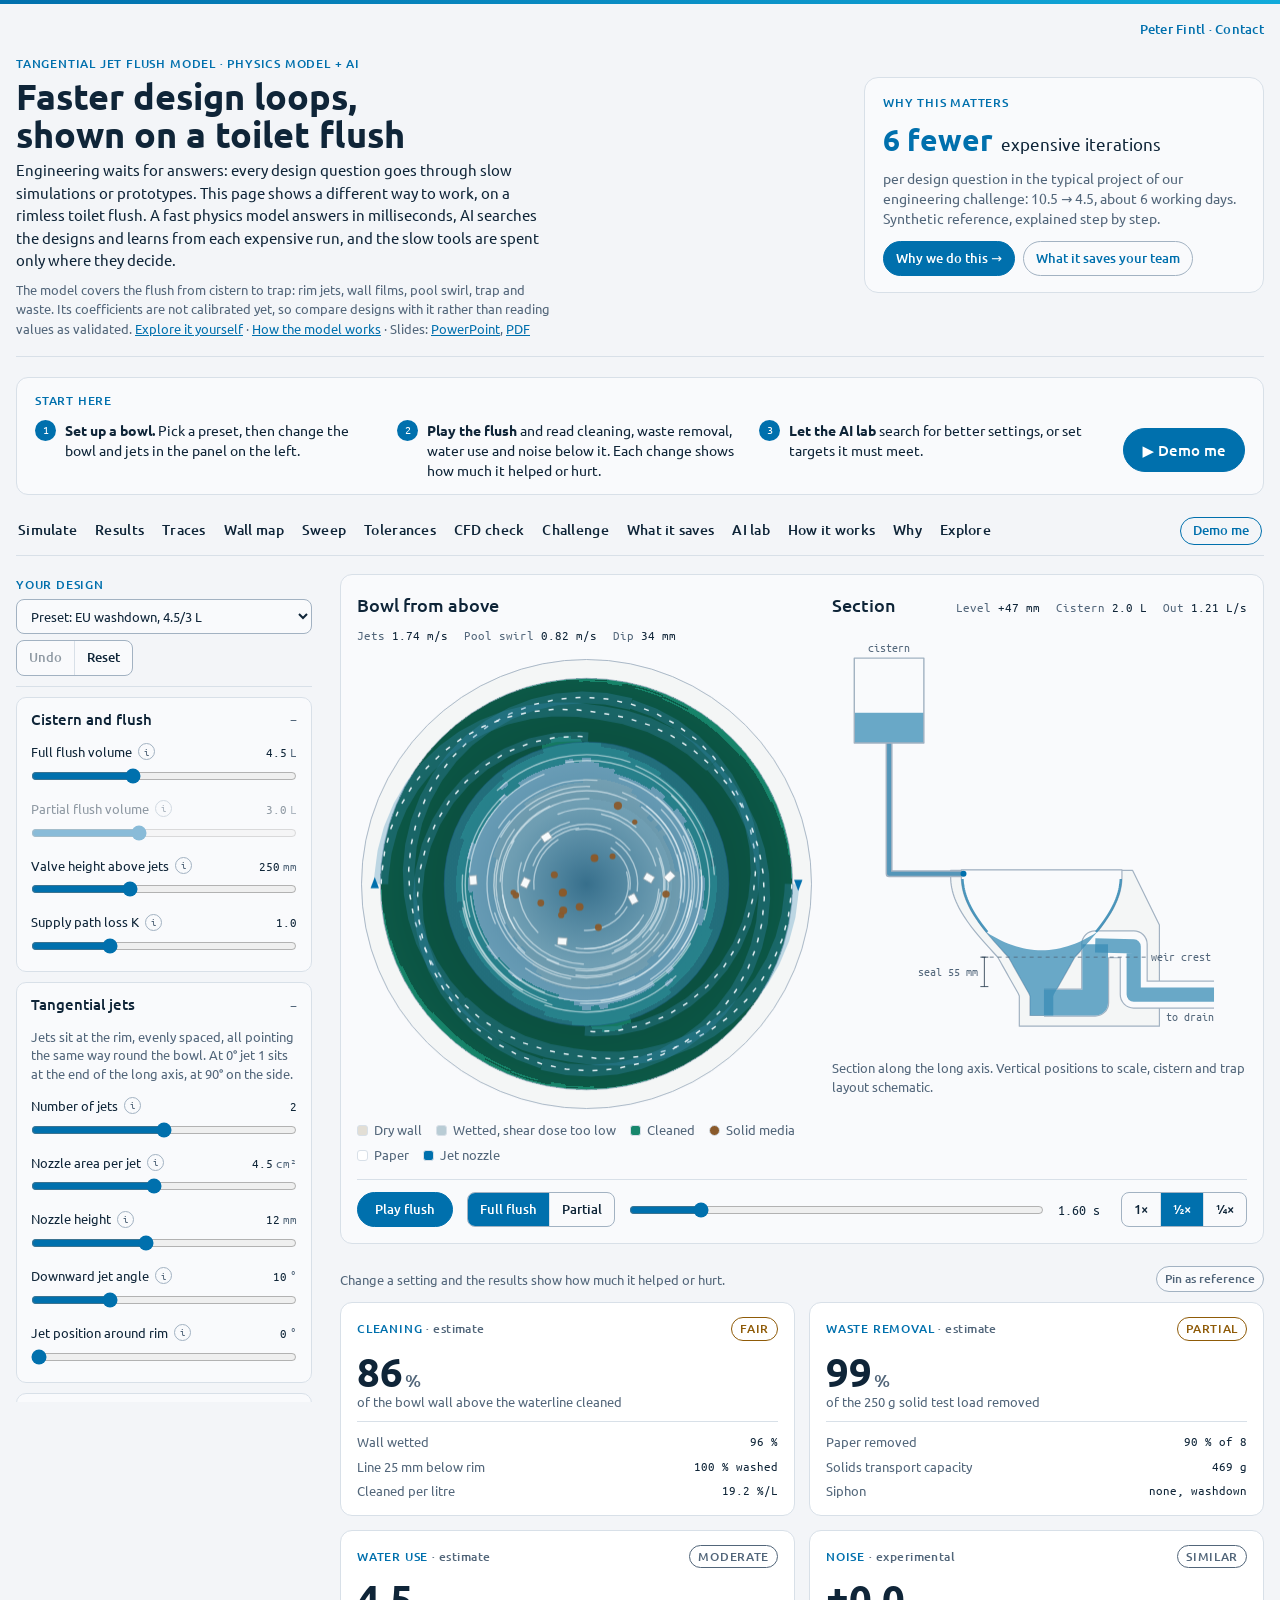
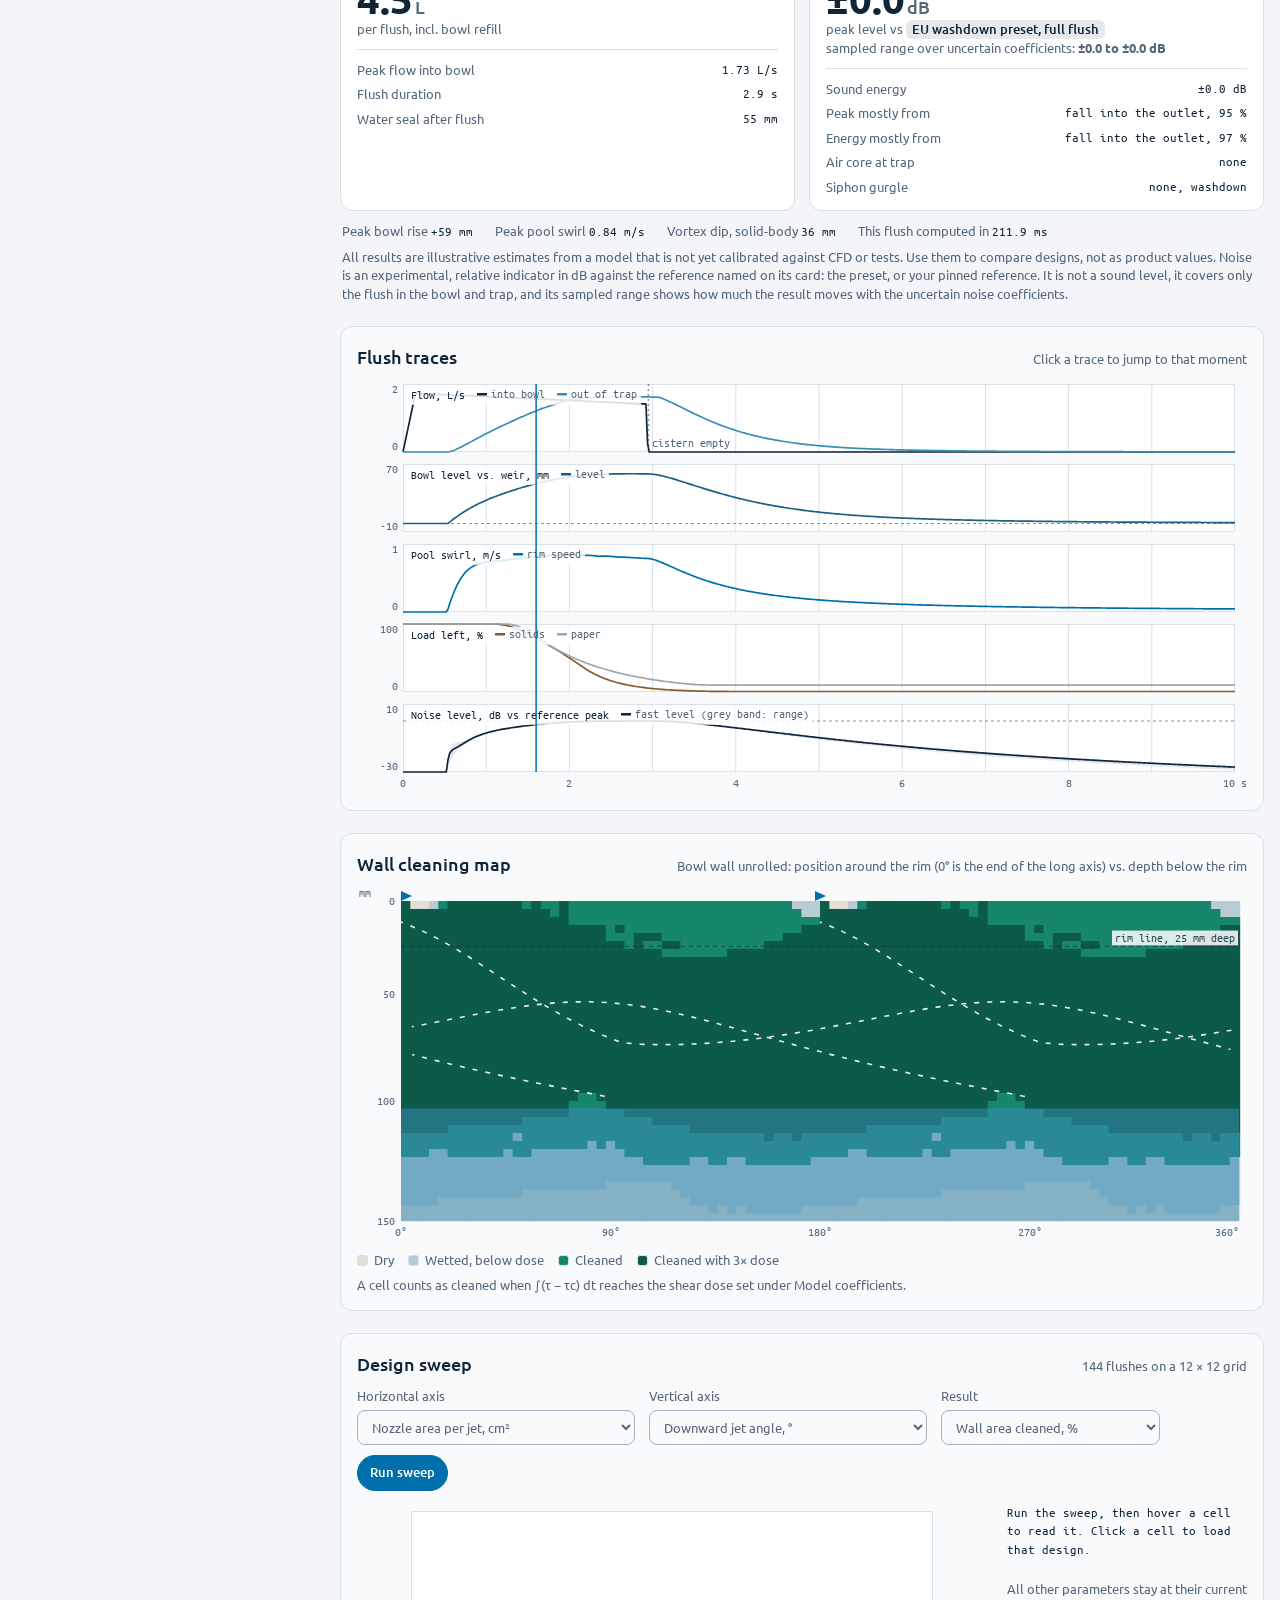
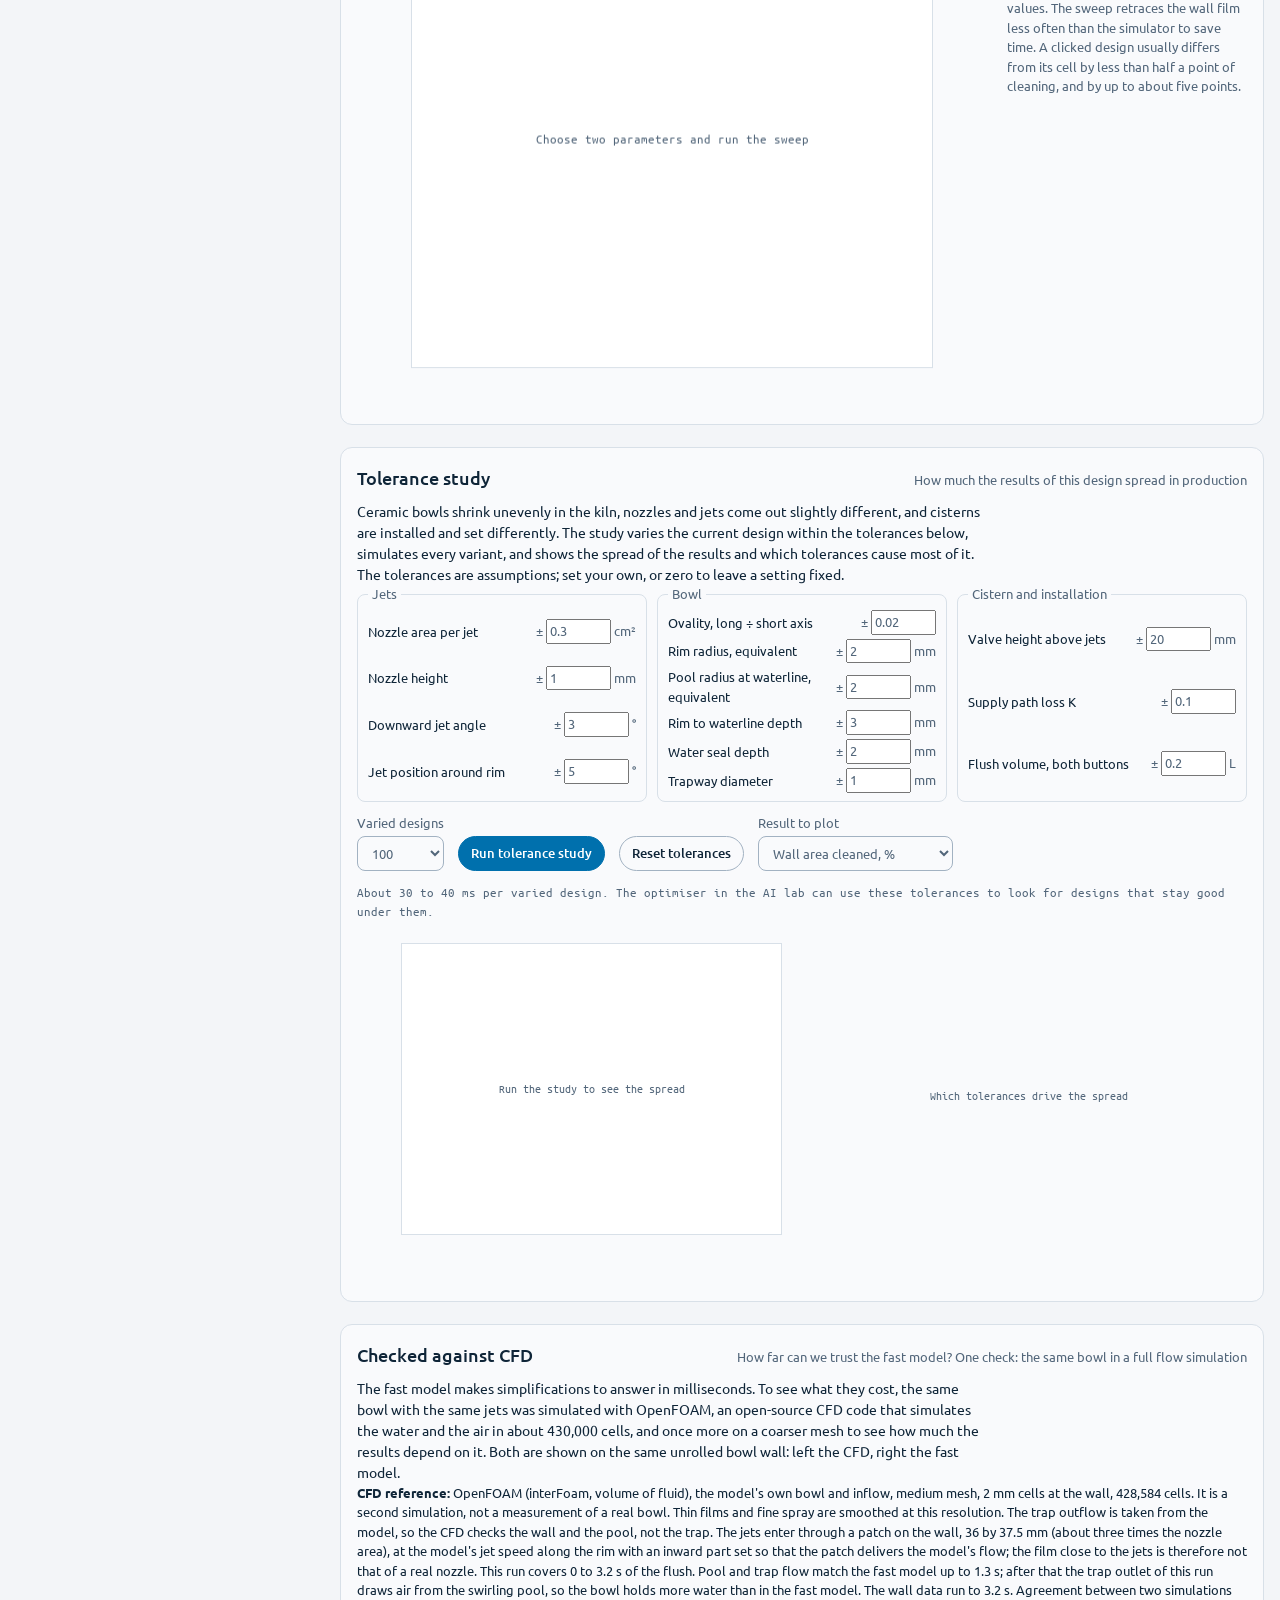
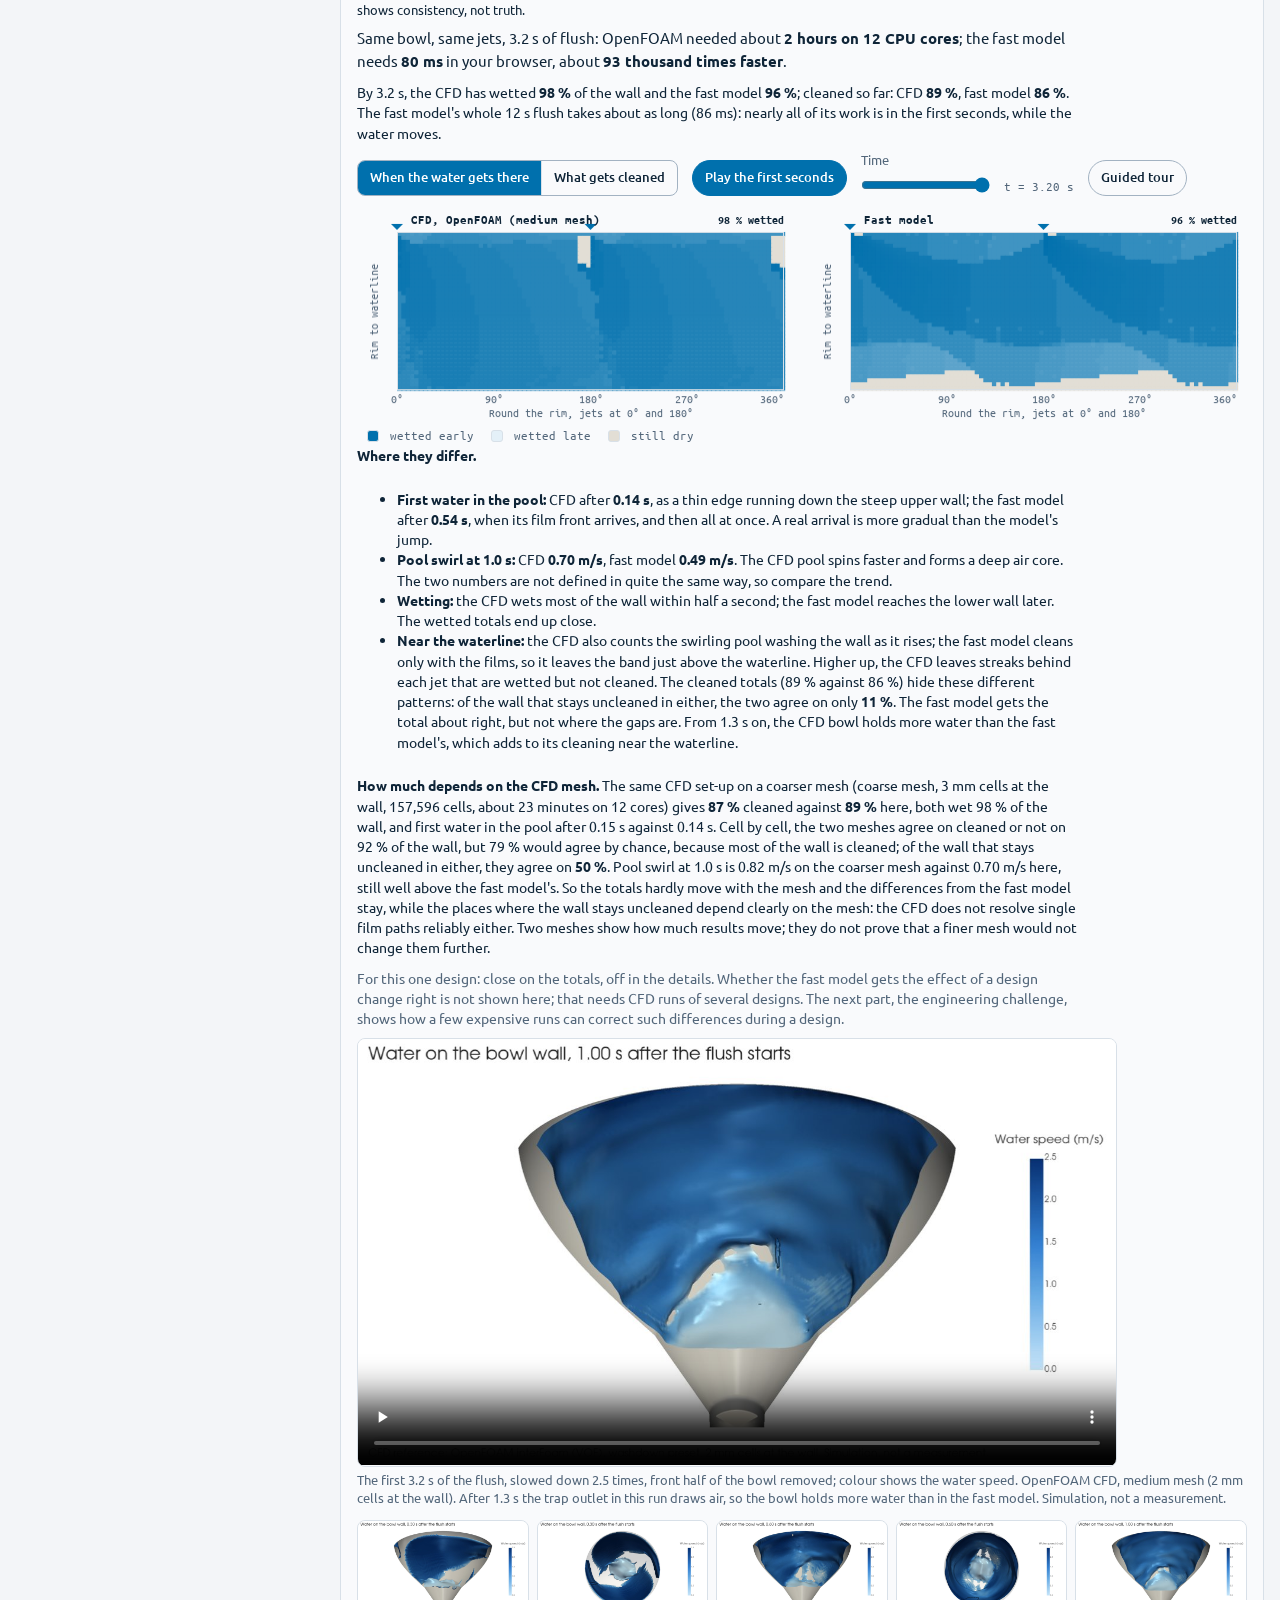
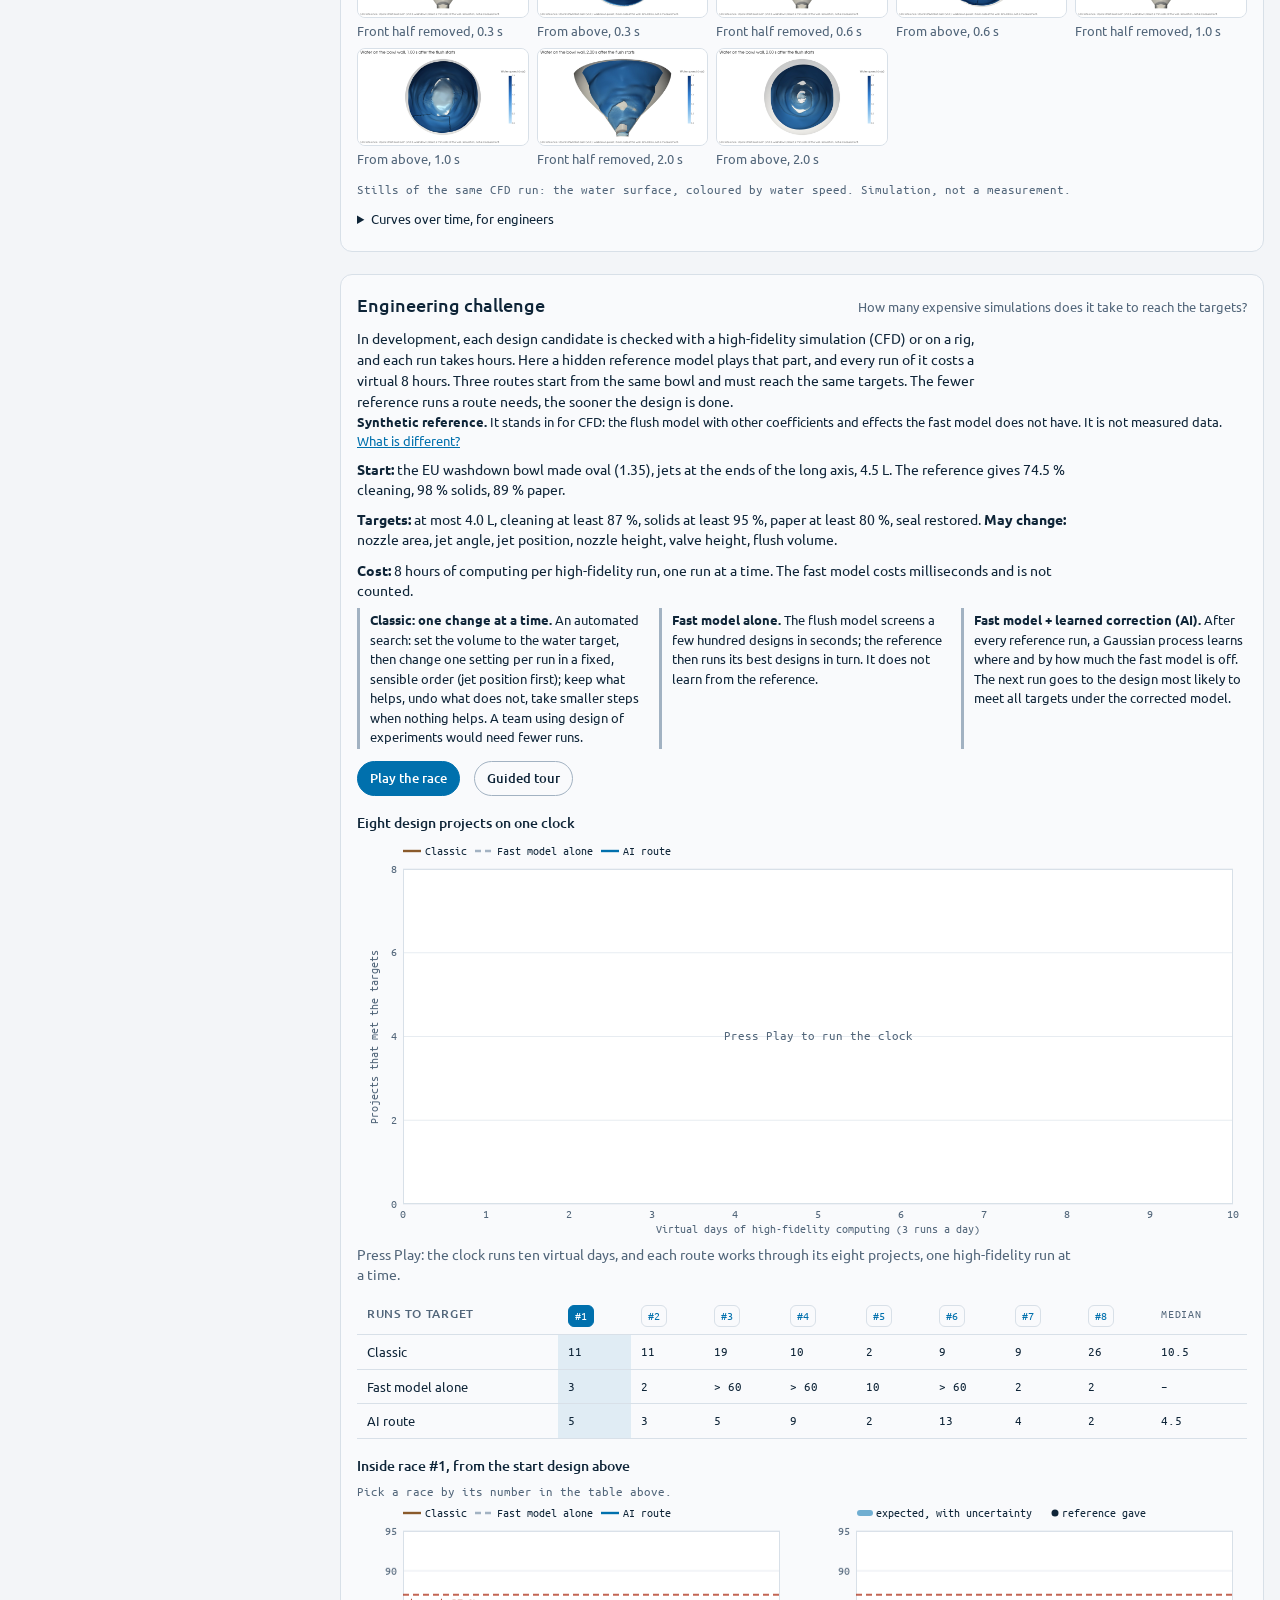
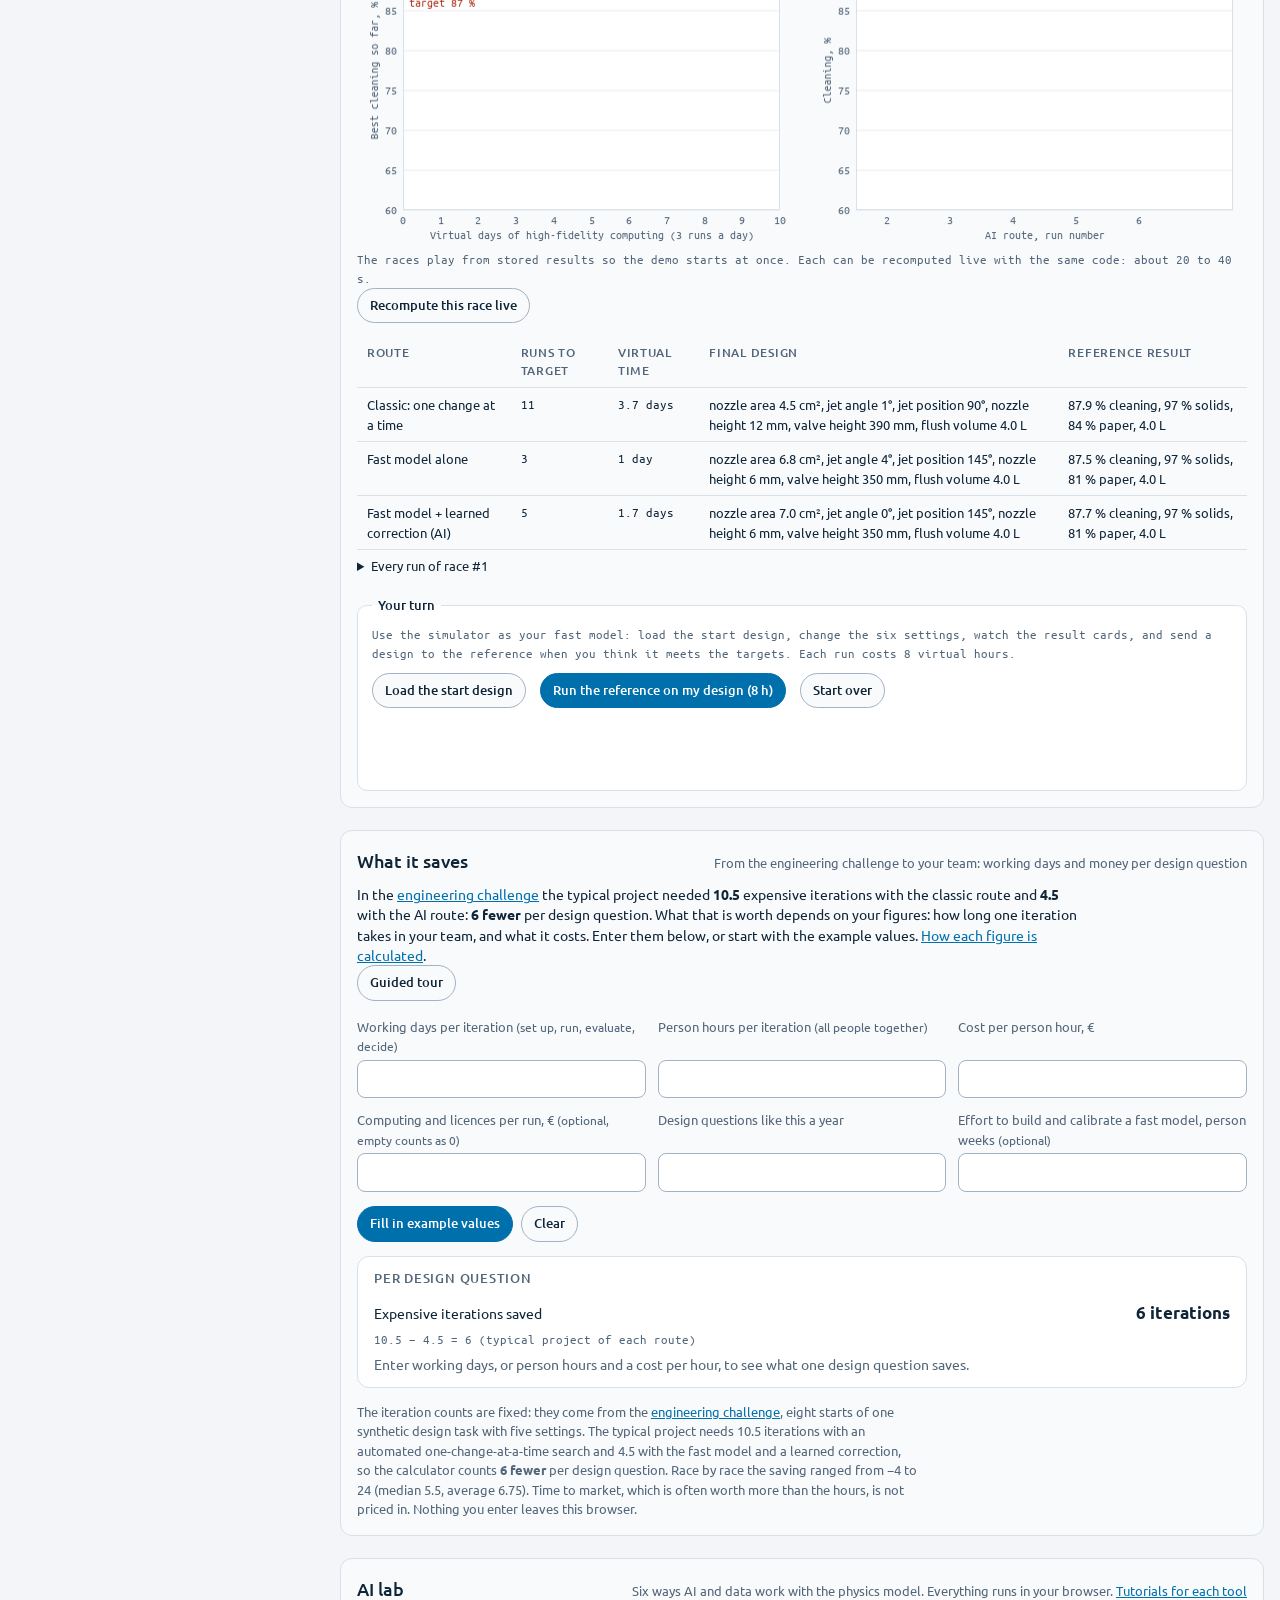
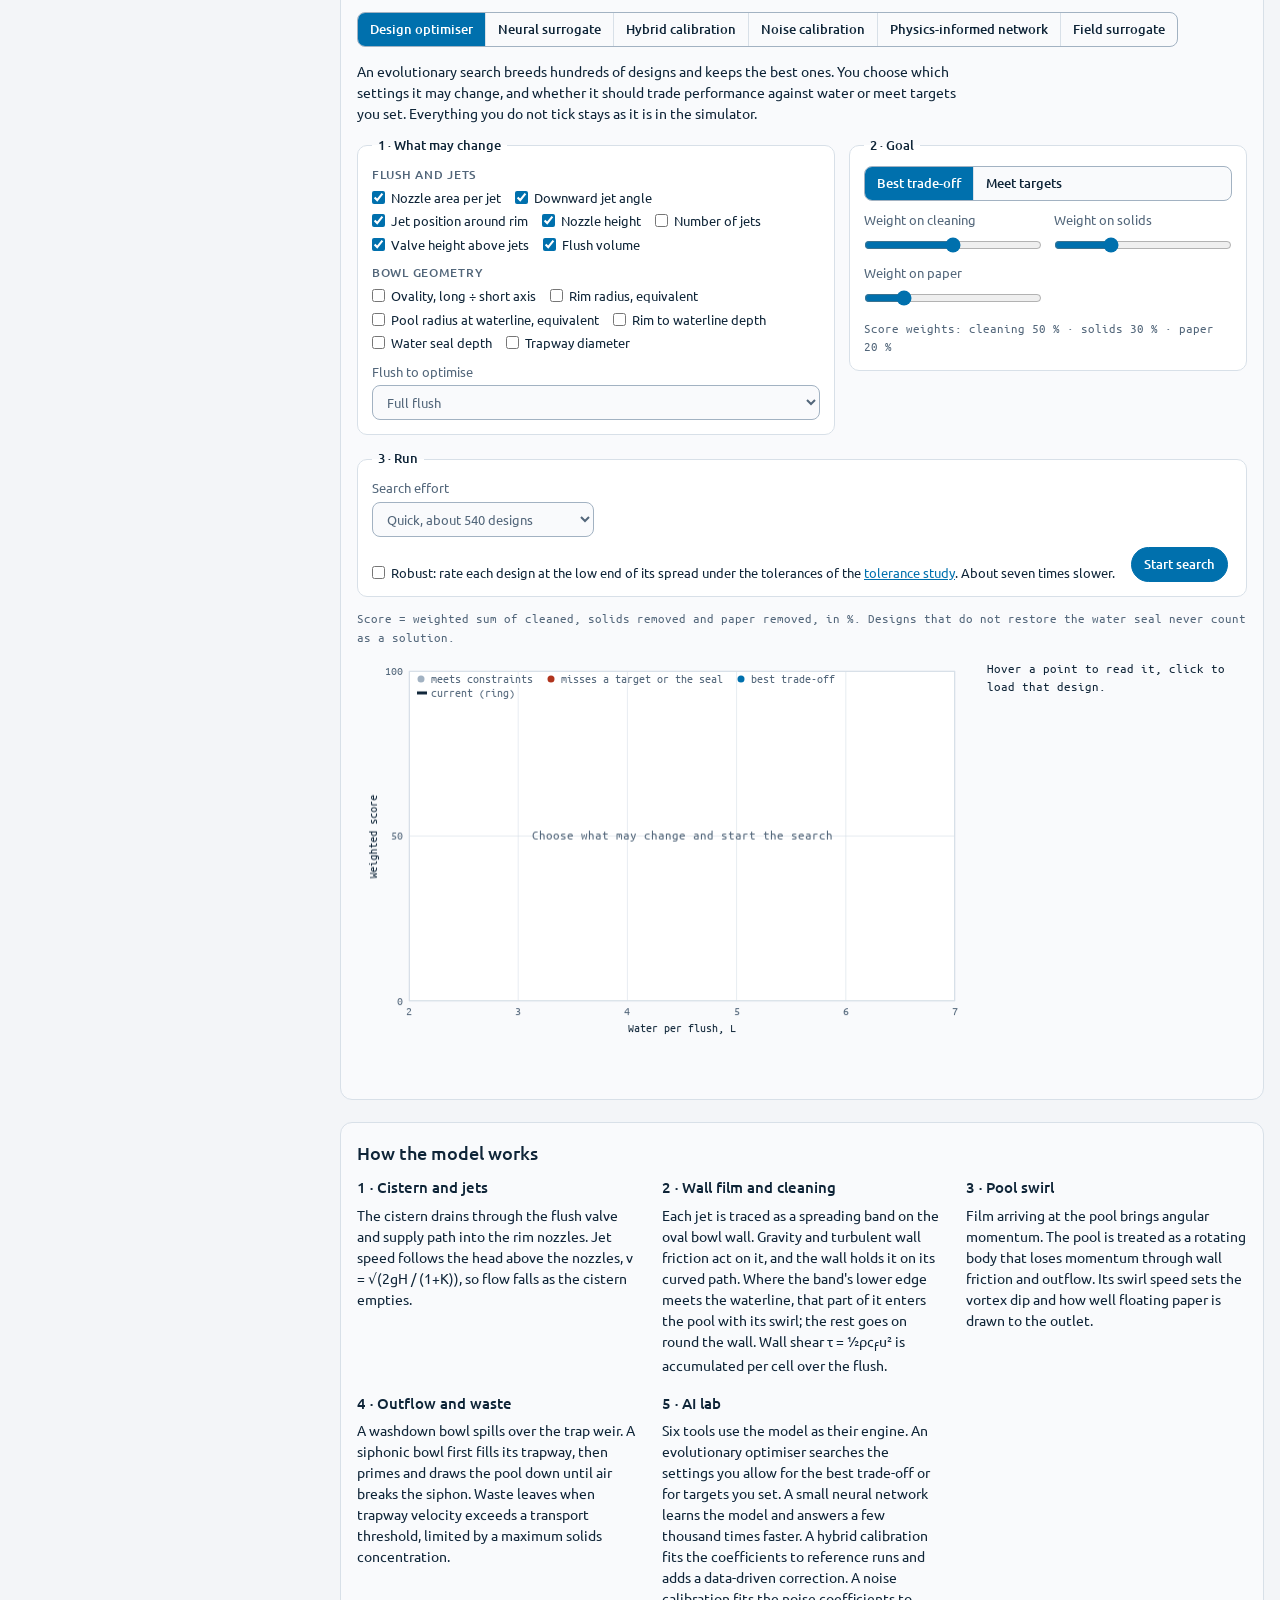
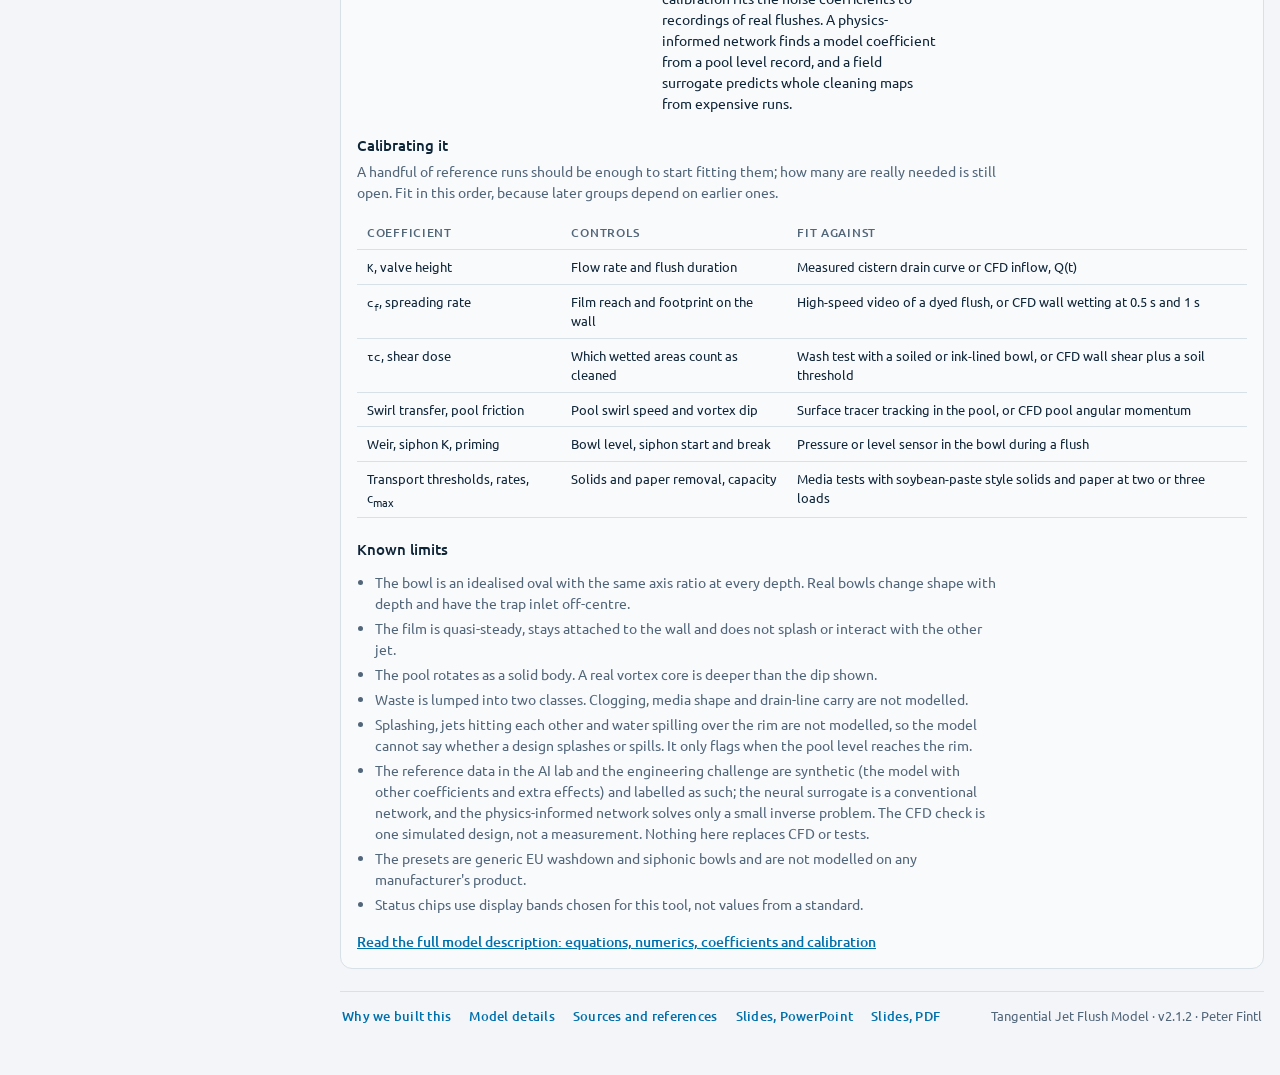
<file: index.html>
<!doctype html>
<html lang="en">
<head>
<meta charset="utf-8">
<meta name="viewport" content="width=device-width, initial-scale=1, viewport-fit=cover">
<meta name="description" content="A fast model of how a rimless toilet flushes: cleaning, waste removal, water use and relative noise in milliseconds, with an AI lab for design search and calibration.">
<title>Tangential Jet Flush Model</title>
<link rel="icon" href="data:image/svg+xml,%3Csvg xmlns=%22http://www.w3.org/2000/svg%22 viewBox=%220 0 32 32%22%3E%3Ccircle cx=%2216%22 cy=%2216%22 r=%2215%22 fill=%22%230070ad%22/%3E%3Cpath d=%22M9 13a7 7 0 0 0 14 0%22 fill=%22none%22 stroke=%22%23fff%22 stroke-width=%223%22 stroke-linecap=%22round%22/%3E%3C/svg%3E">
<link rel="preload" href="fonts/ubuntu-latin-400-normal.woff2" as="font" type="font/woff2" crossorigin>
<link rel="preload" href="fonts/ubuntu-latin-500-normal.woff2" as="font" type="font/woff2" crossorigin>
<link rel="stylesheet" href="fonts/fonts.css">
<style>
html{-webkit-text-size-adjust:100%} body{margin:0} [hidden]{display:none!important} img{max-width:100%}
/* Layout: engineering workbench. Sticky control rail left, stacked instrument panels right (views, KPIs, traces, wall map, sweep). */
:root{
  --bg:#f3f5f8; --surface:#f9fafc; --raised:#ffffff; --ink:#0f2538; --muted:#52667a; --line:#d8e0e8; --line-strong:#a2b2c2;
  --accent:#0070ad; --accent-ink:#ffffff;
  --water:#3a8db6; --water-soft:#bfdcea; --water-deep:#1d5f82;
  --dry:#e2ded5; --wet:#b9ccd5; --clean:#17876c; --clean-strong:#0c5a48; --lip:#f4f6f6; --tracer:#eef7fb;
  --solid:#8a5a2b; --paper:#ffffff; --paper-edge:#9aa7ad;
  --good:#1c7a4e; --warn:#8f5b08; --bad:#b0341d;
  --seq0:#e4f0f8; --seq1:#0070ad;
  --f-display:"Ubuntu",system-ui,-apple-system,"Segoe UI",sans-serif;
  --f-body:"Ubuntu",system-ui,-apple-system,"Segoe UI",sans-serif;
  --f-mono:"Ubuntu Mono",ui-monospace,SFMono-Regular,Menlo,Consolas,monospace;
  --brand-1:#0070ad; --brand-2:#12abdb;
}
@media (prefers-color-scheme: dark){ :root:not([data-theme="light"]){
  --bg:#08131d; --surface:#0d1b28; --raised:#122333; --ink:#e4ecf3; --muted:#8fa3b5; --line:#1c3044; --line-strong:#3e5a72;
  --accent:#12abdb; --accent-ink:#04131d;
  --water:#4aa5d2; --water-soft:#1f4759; --water-deep:#8fd0ef;
  --dry:#30363a; --wet:#3b5663; --clean:#35b58e; --clean-strong:#8fe0c3; --lip:#1d2a31; --tracer:#c4e7f6;
  --solid:#c48b52; --paper:#e9eff1; --paper-edge:#7d8f97;
  --good:#4cc38a; --warn:#e2a646; --bad:#f07b64;
  --seq0:#0f2231; --seq1:#12abdb; color-scheme:dark } }
:root[data-theme="dark"]{
  --bg:#08131d; --surface:#0d1b28; --raised:#122333; --ink:#e4ecf3; --muted:#8fa3b5; --line:#1c3044; --line-strong:#3e5a72;
  --accent:#12abdb; --accent-ink:#04131d;
  --water:#4aa5d2; --water-soft:#1f4759; --water-deep:#8fd0ef;
  --dry:#30363a; --wet:#3b5663; --clean:#35b58e; --clean-strong:#8fe0c3; --lip:#1d2a31; --tracer:#c4e7f6;
  --solid:#c48b52; --paper:#e9eff1; --paper-edge:#7d8f97;
  --good:#4cc38a; --warn:#e2a646; --bad:#f07b64;
  --seq0:#0f2231; --seq1:#12abdb; color-scheme:dark }

*{box-sizing:border-box}
body{background:var(--bg);color:var(--ink);font-family:var(--f-body);font-size:14px;line-height:1.5}
.wrap{max-width:1380px;margin:0 auto;padding-left:max(16px, env(safe-area-inset-left, 0px));padding-right:max(16px, env(safe-area-inset-right, 0px));padding-block:20px 48px}
h1,h2,h3{font-family:var(--f-display);text-wrap:balance;margin:0;letter-spacing:.005em}
h1{font-size:clamp(26px,3.2vw,36px);font-weight:700;line-height:1.05}
h2{font-size:18px;font-weight:500}
h3{font-size:15px;font-weight:500}
p{margin:0}
.mono,.num{font-family:var(--f-mono);font-variant-numeric:tabular-nums}
.eyebrow{font-family:var(--f-display);font-weight:500;font-size:11.5px;letter-spacing:.09em;text-transform:uppercase;color:var(--muted)}
.muted{color:var(--muted)}
button,select,input{font:inherit;color:inherit}
:focus-visible{outline:2px solid var(--accent);outline-offset:2px}

/* author link */
.site{display:flex;justify-content:flex-end;margin-bottom:14px}
.site a{font-family:var(--f-display);font-weight:500;font-size:13px;letter-spacing:.02em;color:var(--accent);text-decoration:none;border-bottom:1px solid transparent}
.site a:hover{border-bottom-color:currentColor}
/* header */
.top{display:grid;grid-template-columns:minmax(0,1fr) minmax(300px,400px);gap:16px 40px;align-items:start;padding-bottom:18px;border-bottom:1px solid var(--line);margin-bottom:20px}
.whycard{background:var(--surface);border:1px solid var(--line);border-radius:14px;padding:16px 18px;display:grid;gap:6px;align-self:start;margin-top:22px}
.whycard .why-v{margin:0;font-size:17px;color:var(--ink)}
.whycard .why-v b{font-family:var(--f-display);font-size:30px;color:var(--accent);margin-right:4px}
.whycard .why-l{margin:0;font-size:13.5px;color:var(--muted)}
.whycard .why-btns{display:flex;flex-wrap:wrap;gap:8px;margin-top:6px}
.whycard .btn{text-decoration:none}
@media (max-width:860px){ .top{grid-template-columns:minmax(0,1fr)} .whycard{margin-top:0} }
.top .title{display:grid;gap:6px;min-width:0;max-width:68ch}
.top .lede{color:var(--muted);font-size:14px}
.top .lede{color:var(--ink);font-size:15px}
.top .lede-detail{color:var(--muted);font-size:13px;margin-top:2px}
.top .lede-detail a{color:var(--accent)}
.rail-top{position:sticky;top:0;z-index:2;display:grid;grid-template-columns:minmax(0,1fr);gap:6px;justify-items:start;background:var(--bg);padding:2px 0 10px;border-bottom:1px solid var(--line)}
.rail-top select{min-width:0;width:100%}
.seg{display:inline-flex;border:1px solid var(--line-strong);border-radius:8px;overflow:hidden;background:var(--surface)}
.seg button{border:0;background:transparent;padding:7px 12px;cursor:pointer;font-size:13px;font-weight:500}
.seg button+button{border-left:1px solid var(--line)}
.seg button[aria-pressed="true"]{background:var(--accent);color:var(--accent-ink)}
.btn{border:1px solid var(--line-strong);background:var(--surface);border-radius:8px;padding:7px 12px;cursor:pointer;font-size:13px;font-weight:500}
.btn:hover{border-color:var(--accent)}
.btn.primary{background:var(--accent);color:var(--accent-ink);border-color:var(--accent)}
select{border:1px solid var(--line-strong);background:var(--surface);border-radius:8px;padding:7px 10px;font-size:13px;max-width:100%}

/* layout */
.layout{display:grid;grid-template-columns:300px minmax(0,1fr);gap:24px;align-items:start}
.rail{position:sticky;top:calc(env(safe-area-inset-top, 0px) + 60px);max-height:calc(100vh - 72px);overflow:auto;padding-right:4px;display:grid;gap:10px}
.main{display:grid;gap:22px;min-width:0}
@media (max-width:940px){
  .layout{grid-template-columns:minmax(0,1fr)}
  .rail{position:fixed;left:0;right:0;top:auto;bottom:calc(58px + env(safe-area-inset-bottom, 0px));max-height:64vh;overflow:auto;z-index:40;background:var(--bg);border-top:1px solid var(--line-strong);border-radius:14px 14px 0 0;box-shadow:0 -10px 28px rgba(10,20,30,.22);padding:14px max(16px, env(safe-area-inset-right, 0px)) 18px max(16px, env(safe-area-inset-left, 0px));transform:translateY(115%);visibility:hidden;transition:transform .25s ease, visibility 0s linear .25s}
  .rail.open{transform:none;visibility:visible;transition:transform .25s ease}
  .wrap{padding-bottom:96px}
}

/* controls */
details.grp{background:var(--surface);border:1px solid var(--line);border-radius:10px}
details.grp>summary{list-style:none;cursor:pointer;padding:10px 14px;display:flex;justify-content:space-between;align-items:center;gap:8px}
details.grp>summary::-webkit-details-marker{display:none}
details.grp>summary::after{content:"+";font-family:var(--f-mono);color:var(--muted)}
details.grp[open]>summary::after{content:"\2212"}
.grp .body{padding:2px 14px 14px;display:grid;gap:12px}
.grp .note{font-size:12.5px;color:var(--muted)}
.ctl{display:grid;gap:3px}
.ctl .row{display:flex;justify-content:space-between;gap:8px;align-items:baseline}
.ctl label{font-size:13px}
.ctl output{font-family:var(--f-mono);font-variant-numeric:tabular-nums;font-size:12.5px;color:var(--ink);white-space:nowrap}
.ctl output .u{color:var(--muted);margin-left:3px}
input[type=range]{width:100%;accent-color:var(--accent);margin:0;height:22px}
.ctl.off{opacity:.45}

/* panels */
.panel{background:var(--surface);border:1px solid var(--line);border-radius:12px;padding:16px;min-width:0}
.panel-head{display:flex;flex-wrap:wrap;justify-content:space-between;gap:8px 16px;align-items:baseline;margin-bottom:10px}
.views{display:grid;grid-template-columns:minmax(0,1.05fr) minmax(0,.95fr);gap:16px}
@media (max-width:760px){ .views{grid-template-columns:minmax(0,1fr)} }
figure{margin:0;min-width:0}
canvas{display:block;width:100%;max-width:100%}
#cvTop{aspect-ratio:1/1}
#cvSec{aspect-ratio:1/1.02}
.legend{display:flex;flex-wrap:wrap;gap:6px 14px;font-size:12.5px;color:var(--muted);margin-top:8px}
.legend i{display:inline-block;width:11px;height:11px;border-radius:3px;margin-right:6px;vertical-align:-1px;border:1px solid var(--line)}
.readout{display:flex;flex-wrap:wrap;gap:4px 16px;font-family:var(--f-mono);font-size:12.5px;color:var(--muted);font-variant-numeric:tabular-nums}
.readout b{color:var(--ink);font-weight:500}

.transport{display:flex;flex-wrap:wrap;gap:10px 14px;align-items:center;margin-top:14px;padding-top:12px;border-top:1px solid var(--line)}
.transport input[type=range]{flex:1 1 220px;min-width:0}
.transport .tnow{font-family:var(--f-mono);font-variant-numeric:tabular-nums;min-width:7ch}
#play{min-width:96px}

/* KPIs */
.kpis{display:grid;grid-template-columns:repeat(4,minmax(0,1fr));gap:14px}
@media (max-width:1320px){ .kpis{grid-template-columns:repeat(2,minmax(0,1fr))} }
@media (max-width:860px){ .kpis{grid-template-columns:minmax(0,1fr)} }
.pending{opacity:.45;transition:opacity .15s}
.pending-note{color:var(--warn,var(--muted));font-weight:500}
.rng{color:var(--muted);font-size:11.5px;white-space:nowrap}
.reftag{display:inline-block;padding:0 6px;border-radius:6px;background:color-mix(in srgb, var(--muted) 14%, transparent);color:var(--ink);font-weight:500;white-space:nowrap}
.reftag.pin{background:color-mix(in srgb, var(--accent) 16%, transparent);color:var(--accent)}
.kpi{background:var(--raised);border:1px solid var(--line);border-radius:12px;padding:14px 16px;display:grid;gap:10px;align-content:start}
.kpi .head{display:flex;justify-content:space-between;align-items:center;gap:8px}
.kpi .rank{font-family:var(--f-mono);font-size:11.5px;color:var(--muted)}
.kpi .big{font-family:var(--f-display);font-weight:700;font-size:40px;line-height:1;font-variant-numeric:tabular-nums}
.kpi .big small{font-size:18px;font-weight:500;margin-left:2px;color:var(--muted)}
.kpi .cap{font-size:12.5px;color:var(--muted);margin-top:2px}
.kpi dl{margin:0;display:grid;grid-template-columns:1fr auto;gap:5px 12px;font-size:13px;border-top:1px solid var(--line);padding-top:10px}
.kpi dt{color:var(--muted)}
.kpi dd{margin:0;font-family:var(--f-mono);font-variant-numeric:tabular-nums;text-align:right}
.chip{font-family:var(--f-display);font-weight:500;font-size:11.5px;letter-spacing:.06em;text-transform:uppercase;padding:2px 8px;border-radius:999px;border:1px solid currentColor;white-space:nowrap}
.chip.good{color:var(--good)} .chip.warn{color:var(--warn)} .chip.bad{color:var(--bad)} .chip.neutral{color:var(--muted)}
.strip{display:flex;flex-wrap:wrap;gap:6px 22px;font-size:13px;color:var(--muted);padding:10px 2px 0}
.strip b{font-family:var(--f-mono);font-weight:500;color:var(--ink);font-variant-numeric:tabular-nums}

#cvChart{aspect-ratio:2.15/1}
@media (max-width:600px){ #cvChart{aspect-ratio:1.1/1} }
#cvWall{aspect-ratio:2.5/1}
@media (max-width:600px){ #cvWall{aspect-ratio:1.6/1} }

/* sweep */
.sweep-ctl{display:flex;flex-wrap:wrap;gap:10px 14px;align-items:end;margin-bottom:12px}
.sweep-ctl .f{display:grid;gap:4px;font-size:12.5px;color:var(--muted);min-width:0}
.sweep-grid{display:grid;grid-template-columns:minmax(0,1fr) 240px;gap:18px;align-items:start}
@media (max-width:820px){ .sweep-grid{grid-template-columns:minmax(0,1fr)} }
#cvSweep{aspect-ratio:1.25/1;cursor:crosshair;max-width:640px}
.sweep-side{display:grid;gap:10px;font-size:13px}
.sweep-side .hov{font-family:var(--f-mono);font-size:12.5px;min-height:3.2em;color:var(--ink)}

/* footer */
.doclink{color:var(--accent);font-weight:500}
.foot{display:flex;flex-wrap:wrap;gap:8px 20px;align-items:baseline;justify-content:space-between;padding:14px 2px 0;border-top:1px solid var(--line);font-size:13px}
.foot a{color:var(--accent);font-family:var(--f-display);font-weight:500;letter-spacing:.02em;text-decoration:none}
.foot a:hover{text-decoration:underline}
.footlinks{display:inline-flex;gap:18px;flex-wrap:wrap}
/* start here, jump menu, history, deltas */
body::before{content:"";position:fixed;inset:0 0 auto;height:env(safe-area-inset-top, 0px);z-index:31;background:var(--bg)}
.starthere{display:grid;grid-template-columns:minmax(0,1fr) auto;gap:10px 24px;align-items:center;background:var(--surface);border:1px solid var(--line);border-radius:12px;padding:14px 18px;margin-bottom:12px}
.starthere .eyebrow{grid-column:1/-1}
.starthere ol{margin:0;padding:0;list-style:none;display:grid;grid-template-columns:repeat(3,minmax(0,1fr));gap:10px 22px;counter-reset:sh}
.starthere li{counter-increment:sh;position:relative;padding-left:30px;font-size:13.5px;min-width:0}
.starthere li::before{content:counter(sh);position:absolute;left:0;top:0;width:21px;height:21px;border-radius:50%;background:var(--accent);color:var(--accent-ink);font-family:var(--f-mono);font-size:12px;display:grid;place-items:center}
.starthere .demo{font-size:15px;padding:10px 18px}
@media (max-width:860px){ .starthere{grid-template-columns:minmax(0,1fr)} .starthere ol{grid-template-columns:minmax(0,1fr)} }
.phone-only{display:none}
@media (max-width:940px){ .phone-only{display:inline} .desk-only{display:none} }
.jump{position:sticky;top:env(safe-area-inset-top, 0px);z-index:30;display:flex;gap:4px 18px;align-items:center;overflow-x:auto;background:var(--bg);border-bottom:1px solid var(--line);padding:10px 2px;margin-bottom:18px;scrollbar-width:none;white-space:nowrap}
.jump::-webkit-scrollbar{display:none}
.jump a{font-family:var(--f-display);font-weight:500;font-size:13.5px;color:var(--ink);text-decoration:none;letter-spacing:.02em}
.jump a:hover{color:var(--accent)}
.jump-demo{margin-left:auto;border:1px solid var(--accent);color:var(--accent);background:transparent;border-radius:999px;padding:3px 12px;font-family:var(--f-display);font-weight:500;font-size:13px;cursor:pointer}
.jump-demo{transition:opacity .2s ease, visibility 0s linear 0s}
.jump-demo.away{opacity:0;visibility:hidden;pointer-events:none;transition:opacity .2s ease, visibility 0s linear .2s}
@media (prefers-reduced-motion: reduce){ .jump-demo,.jump-demo.away{transition:none} }
section[id],.panel[id]{scroll-margin-top:64px}
.seg button:disabled{opacity:.45;cursor:default}
.validity{margin:0 0 10px;padding:10px 14px;border:1px solid var(--bad);border-radius:10px;color:var(--ink);background:color-mix(in srgb, var(--bad) 10%, var(--surface));font-size:13.5px}
.validity b{color:var(--bad)}
.restored{display:flex;align-items:center;gap:10px;flex-wrap:wrap;margin:0 0 14px;padding:8px 8px 8px 14px;border:1px solid var(--line);border-radius:10px;background:var(--surface);color:var(--muted);font-size:13.5px}
.restored .linkbtn{background:none;border:0;padding:0;font:inherit;color:var(--accent);text-decoration:underline;cursor:pointer}
.restored .restored-x{margin-left:auto;background:none;border:0;font-size:18px;line-height:1;color:var(--muted);cursor:pointer;padding:2px 8px;border-radius:6px}
.restored .restored-x:hover,.restored .linkbtn:hover{color:var(--ink)}
.est{font-weight:500;letter-spacing:.04em;color:var(--muted);text-transform:none;font-family:var(--f-body);font-size:11.5px}
.estline{font-size:12.5px;color:var(--muted);margin:6px 2px 0}
.cmpbar{display:flex;flex-wrap:wrap;gap:8px 14px;align-items:center;justify-content:space-between;font-size:13px;color:var(--muted);margin-bottom:10px}
.cmpbar b{color:var(--ink);font-weight:500}
.delta{display:inline-block;font-family:var(--f-mono);font-size:12.5px;font-weight:500;padding:1px 6px;border-radius:6px;margin-left:8px;vertical-align:middle;line-height:1.4}
.kpi .big .delta{font-size:15px;margin-left:12px;vertical-align:.45em}
.delta.up{color:var(--good);background:color-mix(in srgb, var(--good) 14%, transparent)}
.delta.down{color:var(--bad);background:color-mix(in srgb, var(--bad) 14%, transparent)}
.delta.zero{color:var(--muted);background:color-mix(in srgb, var(--muted) 12%, transparent)}
@keyframes kpiflash{0%{box-shadow:0 0 0 0 color-mix(in srgb, var(--accent) 55%, transparent)}100%{box-shadow:0 0 0 14px transparent}}
.kpi.flash{animation:kpiflash 1s ease-out}
@media (prefers-reduced-motion: reduce){ .kpi.flash{animation:none} .rail{transition:none!important} }
.ctl .lab{display:inline-flex;gap:6px;align-items:center;min-width:0}
.info{width:17px;height:17px;border-radius:50%;border:1px solid var(--line-strong);background:transparent;color:var(--muted);font-family:var(--f-mono);font-size:10.5px;line-height:1;padding:0;cursor:pointer;flex:none}
.info[aria-expanded="true"]{background:var(--accent);border-color:var(--accent);color:var(--accent-ink)}
.help{margin:2px 0 4px;font-size:12.5px;color:var(--muted);line-height:1.45}
.mobar{display:none}
@media (max-width:940px){
  .mobar{display:flex;position:fixed;left:0;right:0;bottom:0;z-index:41;gap:10px;align-items:center;justify-content:space-between;background:var(--surface);border-top:1px solid var(--line-strong);padding:8px max(16px, env(safe-area-inset-right, 0px)) calc(8px + env(safe-area-inset-bottom, 0px)) max(16px, env(safe-area-inset-left, 0px))}
  .mobar-k{display:flex;flex-wrap:wrap;gap:2px 12px;font-size:12px;color:var(--muted);min-width:0}
  .mobar-k b{color:var(--ink);font-family:var(--f-mono);font-weight:500}
  .mobar-k .delta{margin-left:4px;font-size:11px;padding:0 4px}
  .mobar .btn{flex:none}
}
/* Demo me walkthrough */
.tour{position:fixed;inset:0;z-index:60;pointer-events:none}
.tour-spot{position:fixed;border-radius:14px;box-shadow:0 0 0 9999px rgba(8,16,24,.5);outline:2px solid var(--accent);outline-offset:0;transition:left .3s ease,top .3s ease,width .3s ease,height .3s ease}
.tour-card{position:fixed;pointer-events:auto;width:min(380px, calc(100vw - 28px));background:var(--raised);color:var(--ink);border:1px solid var(--line-strong);border-radius:14px;box-shadow:0 18px 50px rgba(8,16,24,.35);padding:14px 16px 12px;display:grid;gap:8px;font-size:14px;max-height:calc(100vh - 28px);overflow-y:auto}
.tour-card.dock{left:max(12px, env(safe-area-inset-left, 0px))!important;right:max(12px, env(safe-area-inset-right, 0px));width:auto;bottom:calc(68px + env(safe-area-inset-bottom, 0px));top:auto!important;max-height:52vh;overflow:auto}
.tour-card:focus{outline:none}
.tour-top{display:flex;justify-content:space-between;align-items:center}
.tour-step{font-family:var(--f-mono);font-size:11.5px;color:var(--muted)}
.tour-x{border:0;background:transparent;font-size:20px;line-height:1;color:var(--muted);cursor:pointer;padding:0 4px}
.tour-card h3{font-size:18px}
.tour-text p,.tour-text ul{margin:0 0 6px}
.tour-text ul{padding-left:18px}
.tour-hint{font-size:12.5px;color:var(--muted);font-family:var(--f-mono)}
.tour-nav{display:flex;align-items:center;justify-content:space-between;gap:10px;margin-top:4px}
.tour-dots{display:flex;gap:5px}
.tour-dots i{width:6px;height:6px;border-radius:50%;background:var(--line-strong)}
.tour-dots i.on{background:var(--accent)}
.tour-end{display:flex;flex-wrap:wrap;gap:8px;margin-top:8px}
.tour .btn:disabled{opacity:.5}
.btn:disabled{opacity:.5;cursor:default}
@media (prefers-reduced-motion: reduce){ .tour-spot{transition:none} }
body.touring .mobar{z-index:59}
/* AI lab */
.ai-tabs{margin-bottom:14px;flex-wrap:wrap}
.ai-tabs button[aria-selected="true"]{background:var(--accent);color:var(--accent-ink)}
.ai-pane{display:grid;gap:12px}
.ai-lede{max-width:78ch}
.ai-ctl{display:flex;flex-wrap:wrap;gap:12px 18px;align-items:end}
.ai-ctl .f{display:grid;gap:4px;font-size:12.5px;color:var(--muted);min-width:150px}
.ai-note,.ai-status{font-size:12.5px;color:var(--muted);font-family:var(--f-mono)}
.prog{display:flex;flex-wrap:wrap;align-items:center;gap:6px 12px;margin:8px 0}
.prog[hidden]{display:none}
.prog-bar{flex:1 1 200px;height:8px;border-radius:4px;background:var(--line);overflow:hidden}
.prog-fill{display:block;height:100%;width:0;background:var(--accent);transition:width .2s linear}
.prog-txt{flex:1 1 100%;font-size:12.5px;color:var(--ink);font-family:var(--f-mono)}
@media (prefers-reduced-motion: reduce){ .prog-fill{transition:none} }
.ai-grid{display:grid;grid-template-columns:minmax(0,1fr) 260px;gap:18px;align-items:start}
@media (max-width:820px){ .ai-grid{grid-template-columns:minmax(0,1fr)} }
.ai-side{display:grid;gap:8px;font-size:13px}
.ai-side .hov{font-family:var(--f-mono);font-size:12.5px;min-height:3.2em}
.ai-cv-wide{aspect-ratio:1.6/1}
.ai-two{display:grid;grid-template-columns:repeat(2,minmax(0,1fr));gap:16px}
@media (max-width:760px){ .ai-two{grid-template-columns:minmax(0,1fr)} }
.ai-two canvas{aspect-ratio:1.25/1}
.ai-results{display:grid;gap:10px;font-size:13.5px;max-width:90ch}
.ai-log{margin:0;padding-left:20px;font-size:13px;color:var(--muted);display:grid;gap:2px}
table.compact{min-width:420px}
.opt-setup{display:grid;grid-template-columns:minmax(0,1.2fr) minmax(0,1fr);gap:14px;align-items:start}
@media (max-width:980px){ .opt-setup{grid-template-columns:minmax(0,1fr)} }
.opt-box.run{grid-column:1/-1;display:flex;flex-wrap:wrap;gap:10px 16px;align-items:end}
.opt-box select{max-width:100%}
.opt-box{border:1px solid var(--line);border-radius:10px;padding:10px 14px 14px;margin:0;min-width:0;display:grid;gap:10px;background:var(--raised)}
.opt-box legend{font-family:var(--f-display);font-weight:500;font-size:13px;padding:0 6px}
.chk-group{display:grid;gap:4px}
.chk-head{font-size:12px;color:var(--muted);font-family:var(--f-display);font-weight:500;letter-spacing:.06em;text-transform:uppercase}
.chk-list{display:flex;flex-wrap:wrap;gap:4px 14px}
.chk{display:inline-flex;gap:6px;align-items:center;font-size:13px;cursor:pointer}
.chk input{accent-color:var(--accent);margin:0}
.opt-box .f{display:grid;gap:4px;font-size:12.5px;color:var(--muted)}
.targets{display:grid;grid-template-columns:repeat(auto-fit,minmax(130px,1fr));gap:8px 12px}
.targets input,.targets select{border:1px solid var(--line-strong);background:var(--surface);border-radius:8px;padding:6px 8px;font-size:13px;width:100%;font-family:var(--f-mono)}
.weights{display:grid;grid-template-columns:repeat(auto-fit,minmax(120px,1fr));gap:8px 12px}
.opt-table-title{font-size:14px;margin-top:4px}
tr.best td{background:color-mix(in srgb, var(--clean) 12%, transparent)}
.btn.mini{padding:3px 8px;font-size:12px}
.nz-how{font-size:13px;max-width:78ch}
.nz-how ol{margin:6px 0 0;padding-left:20px;display:grid;gap:3px}
.nz-fit{border:1px solid var(--line);border-radius:8px;padding:6px 10px;margin:0;display:flex;flex-wrap:wrap;gap:4px 14px;font-size:12.5px;color:var(--muted)}
.nz-fit legend{padding:0 4px}
.nz-fit label{display:inline-flex;gap:5px;align-items:center;color:var(--ink)}
#nzTable input{width:5.5em}
#nzRealBox input[type=file]{max-width:100%}
.ch-label{font-size:13px;margin:0 0 8px}
.linkbtn{background:none;border:0;padding:0;color:var(--accent);text-decoration:underline;cursor:pointer;font:inherit}
.ch-routes{display:grid;grid-template-columns:repeat(auto-fit,minmax(240px,1fr));gap:8px 16px;padding:0;list-style:none;font-size:13px;margin:8px 0}
.ch-routes li{border-left:3px solid var(--line-strong);padding:2px 0 2px 10px}
.ch-big{font-size:15px}
.ch-log summary{cursor:pointer;font-size:13px;margin:6px 0}
.ch-log tr.ok td{font-weight:500}
.ch-you{margin-top:14px}
.ch-h{font-size:14px;margin:16px 0 6px}
.cfd-maps canvas{aspect-ratio:2/1}
.fs-maps{display:grid;grid-template-columns:repeat(2,minmax(0,1fr));gap:12px;margin-top:10px}
.fs-maps canvas{aspect-ratio:2/1}
@media (max-width:640px){ .fs-maps{grid-template-columns:minmax(0,1fr)} }
.cfd-media{display:grid;grid-template-columns:repeat(auto-fit,minmax(260px,1fr));gap:12px;margin:10px 0}
.cfd-fig{margin:0}.cfd-fig img,.cfd-fig video{width:100%;border-radius:8px;border:1px solid var(--line);display:block}
.cfd-fig figcaption{font-size:12.5px;color:var(--muted);margin-top:4px}
.cfd-media{grid-template-columns:1fr}
.cfd-video video{max-width:760px}
.cfd-stills{display:grid;grid-template-columns:repeat(auto-fill,minmax(160px,1fr));gap:8px}
.cfd-legend .sw{display:inline-block;width:12px;height:12px;border-radius:3px;vertical-align:-2px;margin:0 4px 0 10px;border:1px solid var(--line)}
#cfdHead,#cfdDiff,.cfd-maps{scroll-margin-top:64px}
#challenge canvas,#chTask,.ch-routes,#chRep,#chVerify,.ch-you,#chHead{scroll-margin-top:64px}
.ch-cv{aspect-ratio:2.2/1}
@media (max-width:560px){ .ch-cv{aspect-ratio:1.3/1} }
.ch-pick{background:none;border:1px solid var(--line);border-radius:6px;padding:1px 6px;font:inherit;color:var(--accent);cursor:pointer}
.ch-pick.on{background:var(--accent);color:var(--accent-ink);border-color:var(--accent)}
@media (max-width:560px){ #chTable,#chTable tbody{display:block;width:100%;min-width:0} #chTable thead{position:absolute;left:-9999px} #chTable tr{display:block;padding:8px 0;border-bottom:1px solid var(--line)} #chTable td{display:grid;grid-template-columns:7.5em 1fr;gap:8px;border:0;padding:2px 0;text-align:left} #chTable td::before{content:attr(data-l);color:var(--muted);font-size:12px;font-family:var(--f-body)} #chTable td{overflow-wrap:anywhere} #chTable td:first-child{font-weight:500} }
.ch-rep td.sel{background:color-mix(in srgb,var(--accent) 10%,transparent);font-weight:500}
.ch-you-log{font-size:13px;padding-left:20px;display:grid;gap:3px}
.tol-list{display:grid;grid-template-columns:repeat(auto-fit,minmax(260px,1fr));gap:10px}
.tol-grp{border:1px solid var(--line);border-radius:8px;padding:6px 10px 8px;margin:0;display:grid;gap:4px}
.tol-grp legend{font-size:12.5px;color:var(--muted);padding:0 4px}
.tol-f{display:flex;justify-content:space-between;gap:10px;align-items:center;font-size:13px}
.tol-in{white-space:nowrap;color:var(--muted);font-size:12.5px}
.tol-in input{width:5.2em}
/* method */
.method{display:grid;grid-template-columns:repeat(auto-fit,minmax(240px,1fr));gap:16px 24px}
.method p{max-width:65ch;color:var(--ink)}
.method .blk{display:grid;gap:6px;align-content:start}
.tablewrap{overflow-x:auto;margin-top:14px}
table{border-collapse:collapse;font-size:13px;min-width:620px;width:100%}
th,td{text-align:left;padding:7px 10px;border-bottom:1px solid var(--line);vertical-align:top}
th{font-family:var(--f-display);font-weight:500;font-size:12px;letter-spacing:.06em;text-transform:uppercase;color:var(--muted)}
td code{font-family:var(--f-mono);font-size:12.5px}
.limits{margin:12px 0 0;padding-left:18px;display:grid;gap:4px;max-width:80ch}
@media (prefers-reduced-motion: reduce){ *{scroll-behavior:auto} }

/* Capgemini-inspired look: Ubuntu, brand blues, a thin brand gradient across the top, pill-shaped buttons */
body::before{content:"";display:block;height:4px;background:linear-gradient(90deg,var(--brand-1),var(--brand-2))}
h1,h2,h3,h4{letter-spacing:0}
.eyebrow{color:var(--accent);letter-spacing:.07em}
.btn{border-radius:999px}
a{color:var(--accent)}
/* touch screens: tap areas of at least 24 px for the small controls, without changing how they look (WCAG 2.2 target size) */
@media (pointer:coarse){ .info,.btn.mini,.ch-pick,.linkbtn{position:relative} .info::after,.btn.mini::after,.ch-pick::after,.linkbtn::after{content:"";position:absolute;left:50%;top:50%;width:max(100%,24px);height:max(100%,24px);transform:translate(-50%,-50%)} }
.top .lede-detail a,.site a{color:var(--accent)}
</style>
</head>
<body>
<div class="wrap">
  <nav class="site" aria-label="Author">
    <a href="https://fintlp.github.io/latest-news/#contact" target="_blank" rel="noopener">Peter Fintl · Contact</a>
  </nav>
  <header class="top">
    <div class="title">
      <span class="eyebrow">Tangential Jet Flush Model · physics model + AI</span>
      <h1>Faster design loops, shown on a toilet flush</h1>
      <p class="lede">Engineering waits for answers: every design question goes through slow simulations or prototypes. This page shows a different way to work, on a rimless toilet flush. A fast physics model answers in milliseconds, AI searches the designs and learns from each expensive run, and the slow tools are spent only where they decide.</p>
      <p class="lede-detail">The model covers the flush from cistern to trap: rim jets, wall films, pool swirl, trap and waste. Its coefficients are not calibrated yet, so compare designs with it rather than reading values as validated. <a href="explore.html" target="_blank" rel="noopener">Explore it yourself</a> · <a href="method.html" target="_blank" rel="noopener">How the model works</a> · Slides: <a href="slides/jet-flush-model.pptx" target="_blank" rel="noopener">PowerPoint</a>, <a href="slides/jet-flush-model.pdf" target="_blank" rel="noopener">PDF</a></p>
    </div>
    <aside class="whycard" aria-label="Why this matters">
      <span class="eyebrow">Why this matters</span>
      <p class="why-v"><b data-vv="per">6 fewer</b> expensive iterations</p>
      <p class="why-l">per design question in the typical project of our engineering challenge: <span data-vv="cl">10.5</span> → <span data-vv="ai">4.5</span>, about <span data-vv="days">6 working days</span>. Synthetic reference, explained step by step.</p>
      <div class="why-btns"><a class="btn primary" href="why.html" target="_blank" rel="noopener">Why we do this →</a><a class="btn" href="#value">What it saves your team</a></div>
    </aside>
  </header>

  <p class="restored" id="handedNote" role="status" hidden><span id="handedText"></span> <button type="button" class="linkbtn" id="handedBack">Back to your saved design</button><button type="button" class="restored-x" id="handedHide" aria-label="Hide this note">×</button></p>
  <p class="restored" id="restoredNote" role="status" hidden>Showing your last design from this browser. <button type="button" class="linkbtn" id="restoredReset">Reset to preset</button><button type="button" class="restored-x" id="restoredHide" aria-label="Hide this note">×</button></p>

  <section class="starthere" aria-label="Start here">
    <span class="eyebrow">Start here</span>
    <ol>
      <li><b>Set up a bowl.</b> Pick a preset, then change the bowl and jets <span class="desk-only">in the panel on the left</span><span class="phone-only">with the Adjust design button</span>.</li>
      <li><b>Play the flush</b> and read cleaning, waste removal, water use and noise below it. Each change shows how much it helped or hurt.</li>
      <li><b>Let the AI lab</b> search for better settings, or set targets it must meet.</li>
    </ol>
    <button class="btn primary demo" type="button" id="demoBtn">▶ Demo me</button>
  </section>

  <nav class="jump" aria-label="Page sections">
    <a href="#sim">Simulate</a><a href="#results">Results</a><a href="#traces">Traces</a><a href="#wallmap">Wall map</a><a href="#sweep">Sweep</a><a href="#tolerance">Tolerances</a><a href="#cfd">CFD check</a><a href="#challenge">Challenge</a><a href="#value">What it saves</a><a href="#ai-lab">AI lab</a><a href="#how">How it works</a><a href="why.html" target="_blank" rel="noopener">Why</a><a href="explore.html" target="_blank" rel="noopener">Explore</a>
    <button type="button" class="jump-demo" id="demoBtn2">Demo me</button>
  </nav>

  <div class="layout">
    <aside class="rail" id="rail" aria-label="Design parameters">
      <div class="rail-top" id="railTop">
        <span class="eyebrow">Your design</span>
        <select id="preset" aria-label="Design preset">
          <option value="washdown">Preset: EU washdown, 4.5/3 L</option>
          <option value="siphonic">Preset: Siphonic, 4.8 L + 0.8 L refill</option>
        </select>
        <div class="seg" role="group" aria-label="History">
          <button type="button" id="undoBtn" disabled>Undo</button>
          <button type="button" id="resetBtn" title="Back to the selected preset">Reset</button>
        </div>
      </div>
    </aside>

    <div class="main">
      <section class="panel" aria-label="Flush playback" id="sim">
        <div class="views">
          <figure>
            <div class="panel-head"><h2>Bowl from above</h2><div class="readout" id="roTop"></div></div>
            <canvas role="img" id="cvTop" aria-label="Top view of the bowl showing jet films, cleaned wall area and pool swirl"></canvas>
            <div class="legend">
              <span><i style="background:var(--dry)"></i>Dry wall</span>
              <span><i style="background:var(--wet)"></i>Wetted, shear dose too low</span>
              <span><i style="background:var(--clean)"></i>Cleaned</span>
              <span><i style="background:var(--solid);border-radius:50%"></i>Solid media</span>
              <span><i style="background:var(--paper)"></i>Paper</span>
              <span><i style="background:var(--accent)"></i>Jet nozzle</span>
            </div>
          </figure>
          <figure>
            <div class="panel-head"><h2>Section</h2><div class="readout" id="roSec"></div></div>
            <canvas role="img" id="cvSec" aria-label="Side section of cistern, bowl and trapway with live water levels"></canvas>
            <div class="legend"><span>Section along the long axis. Vertical positions to scale, cistern and trap layout schematic.</span></div>
          </figure>
        </div>
        <div class="transport">
          <button class="btn primary" type="button" id="play">Play flush</button>
          <div class="seg" role="group" aria-label="Flush button">
            <button type="button" id="mFull" aria-pressed="true">Full flush</button>
            <button type="button" id="mPart" aria-pressed="false">Partial</button>
          </div>
          <input type="range" id="scrub" min="0" max="10" step="0.02" value="1.6" aria-label="Flush time">
          <span class="tnow" id="tnow">1.60 s</span>
          <div class="seg" role="group" aria-label="Playback speed">
            <button type="button" data-speed="1" aria-pressed="false">1×</button>
            <button type="button" data-speed="0.5" aria-pressed="true">½×</button>
            <button type="button" data-speed="0.25" aria-pressed="false">¼×</button>
          </div>
        </div>
      </section>

      <section aria-label="Results" id="results">
        <p class="validity" id="validity" role="alert" hidden></p>
        <div class="cmpbar"><span id="cmpLine" aria-live="polite">Change a setting and the results show how much it helped or hurt.</span><button type="button" class="btn mini" id="pinBtn">Pin as reference</button></div>
        <div class="kpis">
          <article class="kpi" id="kpiClean">
            <div class="head"><span class="eyebrow">Cleaning <span class="est" title="Illustrative estimate from an uncalibrated model">· estimate</span></span><span class="chip" id="cClean" title="Display band chosen for this tool, not a standard"></span></div>
            <div><div class="big" id="kClean"></div><div class="cap">of the bowl wall above the waterline cleaned</div></div>
            <dl>
              <dt>Wall wetted</dt><dd id="kWet"></dd>
              <dt>Line 25 mm below rim</dt><dd id="kLine"></dd>
              <dt>Cleaned per litre</dt><dd id="kPerL"></dd>
            </dl>
          </article>
          <article class="kpi" id="kpiWaste">
            <div class="head"><span class="eyebrow">Waste removal <span class="est" title="Illustrative estimate from an uncalibrated model">· estimate</span></span><span class="chip" id="cWaste" title="Display band chosen for this tool, not a standard"></span></div>
            <div><div class="big" id="kSolids"></div><div class="cap" id="kSolidsCap">of the solid test load removed</div></div>
            <dl>
              <dt>Paper removed</dt><dd id="kPaper"></dd>
              <dt>Solids transport capacity</dt><dd id="kCap"></dd>
              <dt>Siphon</dt><dd id="kSiph"></dd>
            </dl>
          </article>
          <article class="kpi" id="kpiWater">
            <div class="head"><span class="eyebrow">Water use <span class="est" title="Illustrative estimate from an uncalibrated model">· estimate</span></span><span class="chip" id="cWater" title="Display band chosen for this tool, not a standard"></span></div>
            <div><div class="big" id="kWater"></div><div class="cap">per flush, incl. bowl refill</div></div>
            <dl>
              <dt>Peak flow into bowl</dt><dd id="kQ"></dd>
              <dt>Flush duration</dt><dd id="kDur"></dd>
              <dt>Water seal after flush</dt><dd id="kSeal"></dd>
            </dl>
          </article>
          <article class="kpi" id="kpiNoise">
            <div class="head"><span class="eyebrow">Noise <span class="est" title="Relative indicator from an uncalibrated model, not a sound level in dB(A)">· experimental</span></span><span class="chip" id="cNoise" title="Quieter or Louder only when the whole sampled range agrees by at least 0.5 dB; Unclear when it does not. Display bands for this tool, not a standard."></span></div>
            <div><div class="big" id="kNoise"></div><div class="cap" id="kNoiseCap">peak level vs the preset</div></div>
            <dl>
              <dt>Sound energy</dt><dd id="kNoiseE"></dd>
              <dt>Peak mostly from</dt><dd id="kNoisePk"></dd>
              <dt>Energy mostly from</dt><dd id="kNoiseSrc"></dd>
              <dt>Air core at trap</dt><dd id="kAirCore"></dd>
              <dt>Siphon gurgle</dt><dd id="kGurgle"></dd>
            </dl>
          </article>
        </div>
        <div class="strip" id="strip"></div>
        <p class="estline">All results are illustrative estimates from a model that is not yet calibrated against CFD or tests. Use them to compare designs, not as product values. Noise is an experimental, relative indicator in dB against the reference named on its card: the preset, or your pinned reference. It is not a sound level, it covers only the flush in the bowl and trap, and its sampled range shows how much the result moves with the uncertain noise coefficients.</p>
      </section>

      <section class="panel" aria-label="Time traces" id="traces">
        <div class="panel-head"><h2>Flush traces</h2><span class="muted" style="font-size:12.5px">Click a trace to jump to that moment</span></div>
        <canvas role="img" id="cvChart" aria-label="Time traces of flow, bowl level, swirl, remaining load and relative noise level"></canvas>
      </section>

      <section class="panel" aria-label="Wall cleaning map" id="wallmap">
        <div class="panel-head"><h2>Wall cleaning map</h2><span class="muted" style="font-size:12.5px">Bowl wall unrolled: position around the rim (0° is the end of the long axis) vs. depth below the rim</span></div>
        <canvas role="img" id="cvWall" aria-label="Unrolled map of the bowl wall showing where the shear dose cleaned the surface"></canvas>
        <div class="legend">
          <span><i style="background:var(--dry)"></i>Dry</span>
          <span><i style="background:var(--wet)"></i>Wetted, below dose</span>
          <span><i style="background:var(--clean)"></i>Cleaned</span>
          <span><i style="background:var(--clean-strong)"></i>Cleaned with 3× dose</span>
          <span>A cell counts as cleaned when ∫(τ − τc) dt reaches the shear dose set under Model coefficients.</span>
        </div>
      </section>

      <section class="panel" aria-label="Design sweep" id="sweep">
        <div class="panel-head"><h2>Design sweep</h2><span class="muted" style="font-size:12.5px" id="swInfo">144 flushes on a 12 × 12 grid</span></div>
        <div class="sweep-ctl">
          <label class="f">Horizontal axis<select id="swX"></select></label>
          <label class="f">Vertical axis<select id="swY"></select></label>
          <label class="f">Result<select id="swM"></select></label>
          <button class="btn primary" type="button" id="swRun">Run sweep</button>
        </div>
        <div class="sweep-grid">
          <canvas role="img" id="cvSweep" aria-label="Heat map of the chosen result over two design parameters"></canvas>
          <div class="sweep-side">
            <p class="hov" id="swHov">Run the sweep, then hover a cell to read it. Click a cell to load that design.</p>
            <p class="muted" id="swBest"></p>
            <p class="muted">All other parameters stay at their current values. The sweep retraces the wall film less often than the simulator to save time. A clicked design usually differs from its cell by less than half a point of cleaning, and by up to about five points.</p>
          </div>
        </div>
      </section>

      <section class="panel" aria-label="Tolerance study" id="tolerance">
        <div class="panel-head"><h2>Tolerance study</h2><span class="muted" style="font-size:12.5px">How much the results of this design spread in production</span></div>
        <p class="validity" id="tolStale" role="status" hidden></p>
        <p class="ai-lede">Ceramic bowls shrink unevenly in the kiln, nozzles and jets come out slightly different, and cisterns are installed and set differently. The study varies the current design within the tolerances below, simulates every variant, and shows the spread of the results and which tolerances cause most of it. The tolerances are assumptions; set your own, or zero to leave a setting fixed.</p>
        <div id="tolList" class="tol-list"></div>
        <div class="sweep-ctl" style="margin-top:12px">
          <label class="f" for="tolN">Varied designs<select id="tolN"><option value="40">40</option><option value="100" selected>100</option><option value="200">200</option></select></label>
          <button class="btn primary" type="button" id="tolRun">Run tolerance study</button>
          <button class="btn" type="button" id="tolReset">Reset tolerances</button>
          <label class="f" for="tolM">Result to plot<select id="tolM"></select></label>
        </div>
        <div class="prog" id="tolProg" hidden><div class="prog-bar" role="progressbar" aria-label="Progress of the tolerance study" aria-valuemin="0" aria-valuemax="100" aria-valuenow="0"><span class="prog-fill"></span></div></div>
        <p class="ai-status" id="tolStatus" role="status">About 30 to 40 ms per varied design. The optimiser in the AI lab can use these tolerances to look for designs that stay good under them.</p>
        <div class="ai-two">
          <canvas role="img" id="cvTolHist" aria-label="Distribution of the chosen result over the varied designs, with the nominal value and the 10 and 90 percent marks"></canvas>
          <canvas role="img" id="cvTolDrv" aria-label="Share of the spread of the chosen result caused by each tolerance"></canvas>
        </div>
        <div class="tablewrap"><table id="tolTable" class="compact"></table></div>
        <div class="ai-results" id="tolSum"></div>
      </section>

      <section class="panel" aria-label="Checked against CFD" id="cfd">
        <div class="panel-head"><h2>Checked against CFD</h2><span class="muted" style="font-size:12.5px">How far can we trust the fast model? One check: the same bowl in a full flow simulation</span></div>
        <p class="ai-lede">The fast model makes simplifications to answer in milliseconds. To see what they cost, the same bowl with the same jets was simulated with OpenFOAM, an open-source CFD code that simulates the water and the air in about 430,000 cells, and once more on a coarser mesh to see how much the results depend on it. Both are shown on the same unrolled bowl wall: left the CFD, right the fast model.</p>
        <p class="ch-label" id="cfdCaveat"></p>
        <div class="ai-results" id="cfdHead"><p class="muted" id="cfdStatus">Loading the CFD results…</p></div>
        <div class="sweep-ctl" style="margin-top:8px">
          <div class="seg" role="group" aria-label="What the maps show"><button type="button" data-cfdmode="wet" aria-pressed="true">When the water gets there</button><button type="button" data-cfdmode="clean" aria-pressed="false">What gets cleaned</button></div>
          <button class="btn primary" type="button" id="cfdPlay">Play the first seconds</button>
          <label class="f inline" for="cfdT">Time<input type="range" id="cfdT" min="0" max="1.5" step="0.01" value="0"></label>
          <span class="ai-status" id="cfdTOut"></span>
          <button class="btn" type="button" id="cfdTour">Guided tour</button>
        </div>
        <div class="ai-two cfd-maps">
          <canvas role="img" id="cvCfdC" aria-label="Wall map of the CFD simulation"></canvas>
          <canvas role="img" id="cvCfdM" aria-label="Wall map of the fast model for the same flush"></canvas>
        </div>
        <p class="ai-note cfd-legend" id="cfdLegend"></p>
        <div class="ai-results" id="cfdDiff"></div>
        <div class="cfd-media" id="cfdMedia" hidden></div>
        <details class="ch-log"><summary>Curves over time, for engineers</summary>
          <canvas role="img" id="cvCfdCurves" class="ch-cv" aria-label="Wetted share of the wall and pool swirl over time, CFD against fast model"></canvas>
          <p class="ai-note">Wetted share from the maps above (first time a cell is wet; the CFD samples every 0.05 s). Pool swirl: the CFD's mean tangential speed of the water in the pool; the fast model's mean speed of a pool turning as a solid body. The details of the CFD case, its limits and the measurement definitions are in the method page, section 13.</p>
        </details>
      </section>

      <section class="panel" aria-label="Engineering challenge" id="challenge">
        <div class="panel-head"><h2>Engineering challenge</h2><span class="muted" style="font-size:12.5px">How many expensive simulations does it take to reach the targets?</span></div>
        <p class="ai-lede">In development, each design candidate is checked with a high-fidelity simulation (CFD) or on a rig, and each run takes hours. Here a hidden reference model plays that part, and every run of it costs a virtual 8 hours. Three routes start from the same bowl and must reach the same targets. The fewer reference runs a route needs, the sooner the design is done.</p>
        <p class="ch-label"><b>Synthetic reference.</b> It stands in for CFD: the flush model with other coefficients and effects the fast model does not have. It is not measured data. <button class="linkbtn" type="button" id="chReveal" aria-expanded="false" aria-controls="chHidden">What is different?</button></p>
        <div class="ai-results" id="chHidden" hidden></div>
        <div class="ai-results" id="chTask"></div>
        <ul class="ch-routes">
          <li><b>Classic: one change at a time.</b> An automated search: set the volume to the water target, then change one setting per run in a fixed, sensible order (jet position first); keep what helps, undo what does not, take smaller steps when nothing helps. A team using design of experiments would need fewer runs.</li>
          <li><b>Fast model alone.</b> The flush model screens a few hundred designs in seconds; the reference then runs its best designs in turn. It does not learn from the reference.</li>
          <li><b>Fast model + learned correction (AI).</b> After every reference run, a Gaussian process learns where and by how much the fast model is off. The next run goes to the design most likely to meet all targets under the corrected model.</li>
        </ul>
        <div class="sweep-ctl" style="margin-top:12px">
          <button class="btn primary" type="button" id="chPlay">Play the race</button>
          <button class="btn" type="button" id="chTour">Guided tour</button>
          <span class="ai-status" id="chClock" aria-live="off"></span>
        </div>
        <h3 class="ch-h">Eight design projects on one clock</h3>
        <canvas role="img" id="cvChAll" class="ch-cv" aria-label="Number of the eight design projects that met the targets, for each route, against virtual days of high-fidelity computing"></canvas>
        <div class="ai-results" id="chHead"><p class="muted">Press Play: the clock runs ten virtual days, and each route works through its eight projects, one high-fidelity run at a time.</p></div>
        <div class="tablewrap"><table id="chRep" class="compact ch-rep"></table></div>
        <div class="ai-results" id="chWhy"></div>
        <h3 class="ch-h" id="chRaceTitle">Inside race #1</h3>
        <p class="ai-note">Pick a race by its number in the table above.</p>
        <div class="ai-two">
          <canvas role="img" id="cvCh" aria-label="Best cleaning reached so far by each route in the chosen race, against virtual days, with the target line"></canvas>
          <canvas role="img" id="cvChPred" aria-label="Cleaning the AI route expected before each of its runs, with its uncertainty, and what the reference then gave"></canvas>
        </div>
        <p class="ai-status" id="chVerify" role="status"></p>
        <div class="sweep-ctl"><button class="btn" type="button" id="chVerifyBtn">Recompute this race live</button></div>
        <div class="tablewrap"><table id="chTable" class="compact"></table></div>
        <details class="ch-log" id="chLog"></details>
        <fieldset class="opt-box ch-you">
          <legend>Your turn</legend>
          <p class="ai-note">Use the simulator as your fast model: load the start design, change the six settings, watch the result cards, and send a design to the reference when you think it meets the targets. Each run costs 8 virtual hours.</p>
          <div class="sweep-ctl">
            <button class="btn" type="button" id="chLoad">Load the start design</button>
            <button class="btn primary" type="button" id="chYouRun">Run the reference on my design (8 h)</button>
            <button class="btn" type="button" id="chYouReset">Start over</button>
          </div>
          <p class="ai-status" id="chYouNote" role="status"></p>
          <ol class="ch-you-log" id="chYouLog"></ol>
          <div class="ai-results" id="chYouSum"></div>
        </fieldset>
      </section>

      <section class="panel" aria-label="What it saves" id="value">
        <div class="panel-head"><h2>What it saves</h2><span class="muted" style="font-size:12.5px">From the engineering challenge to your team: working days and money per design question</span></div>
        <div class="ai-results" id="vHead"><p>In the <a href="#challenge">engineering challenge</a> the typical project needed <b data-vv="cl">10.5</b> expensive iterations with the classic route and <b data-vv="ai">4.5</b> with the AI route: <b data-vv="per">6 fewer</b> per design question. What that is worth depends on your figures: how long one iteration takes in your team, and what it costs. Enter them below, or start with the example values. <a href="why.html#loop" target="_blank" rel="noopener">How each figure is calculated</a>.</p></div>
        <div class="sweep-ctl"><button class="btn" type="button" id="vTour">Guided tour</button></div>
        <div data-value-calc></div>
      </section>

      <section class="panel" aria-label="AI lab" id="ai-lab">
        <div class="panel-head"><h2>AI lab</h2><span class="muted" style="font-size:12.5px">Six ways AI and data work with the physics model. Everything runs in your browser. <a href="tutorials.html" target="_blank" rel="noopener">Tutorials for each tool</a></span></div>
        <div class="seg ai-tabs" role="tablist" aria-label="AI tools">
          <button type="button" role="tab" id="tab-aiOpt" data-aitab="aiOpt" aria-controls="aiOpt" aria-selected="true" tabindex="0">Design optimiser</button>
          <button type="button" role="tab" id="tab-aiSur" data-aitab="aiSur" aria-controls="aiSur" aria-selected="false" tabindex="-1">Neural surrogate</button>
          <button type="button" role="tab" id="tab-aiHyb" data-aitab="aiHyb" aria-controls="aiHyb" aria-selected="false" tabindex="-1">Hybrid calibration</button>
          <button type="button" role="tab" id="tab-aiNoise" data-aitab="aiNoise" aria-controls="aiNoise" aria-selected="false" tabindex="-1">Noise calibration</button>
          <button type="button" role="tab" id="tab-aiPinn" data-aitab="aiPinn" aria-controls="aiPinn" aria-selected="false" tabindex="-1">Physics-informed network</button>
          <button type="button" role="tab" id="tab-aiField" data-aitab="aiField" aria-controls="aiField" aria-selected="false" tabindex="-1">Field surrogate</button>
        </div>

        <div id="aiOpt" role="tabpanel" aria-labelledby="tab-aiOpt" tabindex="0" class="ai-pane">
          <p class="validity" id="optStale" role="status" hidden></p>
          <p class="ai-lede">An evolutionary search breeds hundreds of designs and keeps the best ones. You choose which settings it may change, and whether it should trade performance against water or meet targets you set. Everything you do not tick stays as it is in the simulator.</p>
          <div class="opt-setup">
            <fieldset class="opt-box">
              <legend>1 · What may change</legend>
              <div class="chk-group"><span class="chk-head">Flush and jets</span><div id="optVarsJets" class="chk-list"></div></div>
              <div class="chk-group"><span class="chk-head">Bowl geometry</span><div id="optVarsBowl" class="chk-list"></div></div>
              <label class="f inline" for="optFlush">Flush to optimise<select id="optFlush"><option value="full" selected>Full flush</option><option value="partial">Partial flush</option></select></label>
            </fieldset>
            <fieldset class="opt-box">
              <legend>2 · Goal</legend>
              <div class="seg" role="group" aria-label="Goal">
                <button type="button" id="goalWeights" aria-pressed="true">Best trade-off</button>
                <button type="button" id="goalTargets" aria-pressed="false">Meet targets</button>
              </div>
              <div id="optTargets" class="targets" hidden>
                <label class="f" for="tWater">Water at most, L<input type="number" id="tWater" min="2" max="9" step="0.1" value="4.0"></label>
                <label class="f" for="tClean">Cleaned at least, %<input type="number" id="tClean" min="0" max="100" step="1" value="90"></label>
                <label class="f" for="tSolids">Solids at least, %<input type="number" id="tSolids" min="0" max="100" step="1" value="95"></label>
                <label class="f" for="tPaper">Paper at least, %<input type="number" id="tPaper" min="0" max="100" step="1" value="80"></label>
                <label class="f" for="tNoise">Noise at most, dB vs now<input type="number" id="tNoise" min="-20" max="20" step="0.5" value="" placeholder="no limit"></label>
                <label class="f" for="tPick">Among those, pick<select id="tPick"><option value="score" selected>highest score</option><option value="water">lowest water</option><option value="noise">quietest (upper end of noise range)</option></select></label>
              </div>
              <div class="weights">
                <label class="f" for="wClean">Weight on cleaning<input type="range" id="wClean" min="0" max="100" step="5" value="50"></label>
                <label class="f" for="wSolids">Weight on solids<input type="range" id="wSolids" min="0" max="100" step="5" value="30"></label>
                <label class="f" for="wPaper">Weight on paper<input type="range" id="wPaper" min="0" max="100" step="5" value="20"></label>
              </div>
              <p class="ai-note" id="wOut">Score weights: cleaning 50 % · solids 30 % · paper 20 %</p>
            </fieldset>
            <fieldset class="opt-box run">
              <legend>3 · Run</legend>
              <label class="f" for="optEffort">Search effort<select id="optEffort"><option value="quick" selected>Quick, about 540 designs</option><option value="thorough">Thorough, about 1,500 designs</option></select></label>
              <label class="chk" for="optRobust"><input type="checkbox" id="optRobust"> <span>Robust: rate each design at the low end of its spread under the tolerances of the <a href="#tolerance">tolerance study</a>. About seven times slower.</span></label>
              <button class="btn primary" type="button" id="optRun">Start search</button>
            </fieldset>
          </div>
          <div class="prog" id="optProg" hidden><div class="prog-bar" role="progressbar" aria-label="Progress of the search" aria-valuemin="0" aria-valuemax="100" aria-valuenow="0"><span class="prog-fill"></span></div><button class="btn" type="button" id="optStop">Cancel search</button><span class="prog-txt"></span></div>
          <p class="ai-status" id="optStatus">Score = weighted sum of cleaned, solids removed and paper removed, in %. Designs that do not restore the water seal never count as a solution.</p>
          <div class="ai-grid">
            <canvas role="img" id="cvOpt" class="ai-cv-wide" aria-label="Scatter of evaluated designs: water per flush against weighted score, with the best trade-off curve"></canvas>
            <div class="ai-side"><p class="hov" id="optHover">Hover a point to read it, click to load that design.</p><p class="ai-note pending-note" id="optPendingNote" hidden>Re-checking for the new targets or weights. The results below still belong to the previous ones.</p><div id="optBest"></div></div>
          </div>
          <h3 class="opt-table-title" id="optTableTitle"></h3>
          <div class="tablewrap"><table id="optTable"></table></div>
        </div>

        <div id="aiSur" role="tabpanel" aria-labelledby="tab-aiSur" tabindex="0" class="ai-pane" hidden>
          <p class="validity" id="surStale" role="status" hidden></p>
          <p class="ai-lede">A small neural network (6 inputs, two hidden layers of 32, 3 outputs) learns the physics model from a few hundred example flushes, then answers in microseconds. This stands in for the real use case: training the same kind of network on high-fidelity runs, for example from PreonLab, Fluent, STAR-CCM+ or OpenFOAM.</p>
          <div class="ai-ctl">
            <label class="f" for="surN">Training flushes<select id="surN"><option value="100">100</option><option value="300" selected>300</option><option value="800">800</option></select></label>
            <button class="btn primary" type="button" id="surRun">Generate data and train</button>
          </div>
          <p class="ai-status" id="surStatus">Inputs are the same six design variables as the optimiser. Outputs are cleaned, solids removed and paper removed.</p>
          <div class="ai-two">
            <canvas role="img" id="cvSurLoss" aria-label="Training curve of the neural network"></canvas>
            <canvas role="img" id="cvSurPar" aria-label="Network prediction against physics model on unseen designs"></canvas>
          </div>
          <div class="ai-results">
            <div class="tablewrap"><table id="surTable" class="compact"></table></div>
            <div id="surSpeed"></div>
            <div id="surCur" class="muted"></div>
          </div>
        </div>

        <div id="aiHyb" role="tabpanel" aria-labelledby="tab-aiHyb" tabindex="0" class="ai-pane" hidden>
          <p class="validity" id="hybStale" role="status" hidden></p>
          <p class="ai-lede">The calibration workflow from the model description, end to end. A hidden reference model plays the role of a high-fidelity solver: it uses different coefficients and adds effects the physics model cannot represent. The tool fits six coefficients to a few reference runs with Nelder-Mead, adds a Gaussian-process correction for what is left, and checks all three versions on designs it never saw.</p>
          <div class="ai-ctl">
            <label class="f" for="hybN">Reference runs<select id="hybN"><option value="4">4</option><option value="6" selected>6</option><option value="10">10</option></select></label>
            <button class="btn primary" type="button" id="hybRun">Run calibration</button>
          </div>
          <p class="ai-status" id="hybStatus">The reference data is synthetic. With real high-fidelity runs, from any solver, the steps are the same.</p>
          <div class="ai-two">
            <canvas role="img" id="cvHybBars" aria-label="Mean error of uncalibrated, calibrated and hybrid model on hold-out designs"></canvas>
            <canvas role="img" id="cvHybPar" aria-label="Model prediction against reference on hold-out designs"></canvas>
          </div>
          <div class="ai-results">
            <div id="hybSum"></div>
            <ol class="ai-log" id="hybLog"></ol>
            <div class="tablewrap"><table id="hybTable" class="compact"></table></div>
          </div>
        </div>

        <div id="aiNoise" role="tabpanel" aria-labelledby="tab-aiNoise" tabindex="0" class="ai-pane" hidden>
          <p class="ai-lede">Fits the noise coefficients to recordings of real flushes. Record a few flushes of each of several designs, add them here with the design set up in the simulator, and the tool fits the coefficients so that the model's peak differences between the designs match the recorded ones. Only differences count: the microphone, the room and the distance cancel out. Audio is analysed in your browser and never uploaded.</p>
          <div class="seg" role="group" aria-label="Data for the noise calibration">
            <button type="button" id="nzModeDemo" aria-pressed="true">Demo with synthetic recordings</button>
            <button type="button" id="nzModeReal" aria-pressed="false">My recordings</button>
          </div>
          <div id="nzDemoBox" class="ai-ctl">
            <label class="f" for="nzDemoN">Designs<select id="nzDemoN"><option value="4">4</option><option value="6" selected>6</option><option value="8">8</option></select></label>
            <button class="btn primary" type="button" id="nzDemoRun">Make recordings and fit</button>
          </div>
          <div id="nzRealBox" hidden>
            <details class="nz-how"><summary>How to record</summary>
              <ol>
                <li>Use one trap type. Comparisons across trap types are not robust.</li>
                <li>Put the phone or sound level meter at a fixed point, for example 1 m above the bowl, in a quiet room. Keep it there for all recordings.</li>
                <li>Start recording, flush, and stop once the bowl has refilled. Record three flushes of each design.</li>
                <li>Set the design up in the simulator, then add its recordings below. A sound level meter reading (A-weighted, fast, maximum) can be typed in instead of a file.</li>
                <li>If you also film the pool from above, note when an air core reaches the trap, in seconds after the flush starts, or type <i>none</i>.</li>
              </ol>
            </details>
            <div class="ai-ctl">
              <label class="f" for="nzFiles">Recordings of the current design<input type="file" id="nzFiles" accept="audio/*,.wav,.mp3,.m4a,.ogg,.flac" multiple></label>
              <label class="f" for="nzMeter">or a meter reading, dB(A)<input type="number" id="nzMeter" step="0.1" inputmode="decimal" placeholder="e.g. 68.5"></label>
              <button class="btn" type="button" id="nzMeterAdd">Add reading</button>
              <button class="btn" type="button" id="nzClear">Remove all</button>
            </div>
          </div>
          <div class="ai-ctl">
            <fieldset class="nz-fit"><legend>Coefficients to fit</legend><span id="nzFitVars"></span></fieldset>
            <button class="btn primary" type="button" id="nzFitRun">Fit coefficients</button>
          </div>
          <p class="ai-status" id="nzStatus" role="status">The demo makes synthetic recordings from a hidden reference: different coefficients, a valve click, fill valve noise, a low-pitched gurgle the model does not know about, and flush-to-flush scatter.</p>
          <div class="tablewrap"><table id="nzTable" class="compact"></table></div>
          <div class="ai-two">
            <canvas role="img" id="cvNzPar" aria-label="Measured against model peak noise per design, before and after the fit"></canvas>
            <canvas role="img" id="cvNzTrace" aria-label="Measured noise level over time against the model for one design"></canvas>
          </div>
          <div class="ai-ctl"><label class="f" for="nzTraceSel">Level over time for<select id="nzTraceSel"></select></label></div>
          <div class="ai-results">
            <div id="nzSum"></div>
            <div class="tablewrap"><table id="nzCoefTable" class="compact"></table></div>
          </div>
        </div>

        <div id="aiPinn" role="tabpanel" aria-labelledby="tab-aiPinn" tabindex="0" class="ai-pane" hidden>
          <p class="ai-lede">A physics-informed neural network (PINN) learns from measurements and from the equations at the same time. Here it reads the pool level of one flush, as you would from a phone video of a ruler in the bowl, and finds two numbers the model needs: how fast the trap drains (the weir coefficient) and how long the water stays on the wall. The network describes the level over time; its training penalises both the misfit to the readings and any breach of the model's pool balance, and the two coefficients are learned with it.</p>
          <p class="ch-label"><b>The measured flush is simulated:</b> the full flush model with a weir coefficient of 1.45 instead of the model's 1.7, read every 0.1 s with 1.5 mm of reading noise. The network does not know these numbers.</p>
          <div class="sweep-ctl">
            <label class="f" for="pnData">Readings<select id="pnData"><option value="dense" selected>Whole flush, 10 readings a second</option><option value="sparse">Whole flush, 13 readings</option><option value="cut">Video stops after 3 s</option></select></label>
            <button class="btn primary" type="button" id="pnRun">Train the network</button>
          </div>
          <div class="prog" id="pnProg" hidden><div class="prog-bar" role="progressbar" aria-label="Training progress" aria-valuemin="0" aria-valuemax="100" aria-valuenow="0"><span class="prog-fill"></span></div><span class="prog-txt"></span></div>
          <div class="ai-two">
            <canvas role="img" id="cvPnLevel" aria-label="Pool level over time: readings, the hidden truth, the physics-informed network, the network without physics, and the least-squares fit"></canvas>
            <canvas role="img" id="cvPnCoef" aria-label="Weir coefficient and wall time found by the network during training"></canvas>
          </div>
          <div class="ai-results" id="pnSum"><p class="muted">Train the network to see what it finds. It takes one to three seconds.</p></div>
          <div class="tablewrap"><table id="pnTable" class="compact"></table></div>
        </div>

        <div id="aiField" role="tabpanel" aria-labelledby="tab-aiField" tabindex="0" class="ai-pane" hidden>
          <p class="ai-lede">A field surrogate predicts a whole result field, here the cleaning map of the bowl wall, from the design settings, in microseconds. It learns from expensive runs: proper orthogonal decomposition finds the typical map patterns, and a Gaussian process learns how much of each pattern a design has. This is the idea behind tools such as SimAI, Simcenter PhysicsAI or PhysicsNeMo. How many expensive runs does it need, and how does it compare with the fast physics model?</p>
          <p class="ch-label"><b>Expensive runs are simulated:</b> the synthetic reference of the engineering challenge, 8 virtual hours each, for 80 training designs and 20 unseen test designs of the oval bowl, varying the six challenge settings. Its maps come from the flush model with the reference's coefficients, so the fast model starts with an advantage here.</p>
          <div class="sweep-ctl">
            <button class="btn primary" type="button" id="fsRun">Run the comparison</button>
            <label class="f" for="fsSel">Map for<select id="fsSel" disabled><option>run the comparison first</option></select></label>
          </div>
          <div class="prog" id="fsProg" hidden><div class="prog-bar" role="progressbar" aria-label="Progress" aria-valuemin="0" aria-valuemax="100" aria-valuenow="0"><span class="prog-fill"></span></div><span class="prog-txt"></span></div>
          <canvas role="img" id="cvFsCurve" class="ch-cv" aria-label="Share of the cleaned area matched on unseen designs against the number of expensive training runs, for the data surrogate, the fast model and the fast model with a learned correction"></canvas>
          <div class="fs-maps">
            <canvas role="img" id="cvFsRef" aria-label="Cleaning map of the reference for the chosen unseen design"></canvas>
            <canvas role="img" id="cvFsData" aria-label="Cleaning map predicted by the data surrogate"></canvas>
            <canvas role="img" id="cvFsFast" aria-label="Cleaning map of the fast model"></canvas>
            <canvas role="img" id="cvFsCorr" aria-label="Cleaning map of the fast model with the learned correction"></canvas>
          </div>
          <div class="ai-results" id="fsSum"><p class="muted">Run the comparison: about 200 flushes in your browser, 5 to 10 seconds.</p></div>
          <div class="tablewrap"><table id="fsTable" class="compact"></table></div>
        </div>
      </section>

      <section class="panel" aria-label="How the model works" id="how">
        <div class="panel-head"><h2>How the model works</h2></div>
        <div class="method">
          <div class="blk"><h3>1 · Cistern and jets</h3><p>The cistern drains through the flush valve and supply path into the rim nozzles. Jet speed follows the head above the nozzles, v = √(2gH / (1+K)), so flow falls as the cistern empties.</p></div>
          <div class="blk"><h3>2 · Wall film and cleaning</h3><p>Each jet is traced as a spreading band on the oval bowl wall. Gravity and turbulent wall friction act on it, and the wall holds it on its curved path. Where the band's lower edge meets the waterline, that part of it enters the pool with its swirl; the rest goes on round the wall. Wall shear τ = ½ρc<sub>f</sub>u² is accumulated per cell over the flush.</p></div>
          <div class="blk"><h3>3 · Pool swirl</h3><p>Film arriving at the pool brings angular momentum. The pool is treated as a rotating body that loses momentum through wall friction and outflow. Its swirl speed sets the vortex dip and how well floating paper is drawn to the outlet.</p></div>
          <div class="blk"><h3>4 · Outflow and waste</h3><p>A washdown bowl spills over the trap weir. A siphonic bowl first fills its trapway, then primes and draws the pool down until air breaks the siphon. Waste leaves when trapway velocity exceeds a transport threshold, limited by a maximum solids concentration.</p></div>
          <div class="blk"><h3>5 · AI lab</h3><p>Six tools use the model as their engine. An evolutionary optimiser searches the settings you allow for the best trade-off or for targets you set. A small neural network learns the model and answers a few thousand times faster. A hybrid calibration fits the coefficients to reference runs and adds a data-driven correction. A noise calibration fits the noise coefficients to recordings of real flushes. A physics-informed network finds a model coefficient from a pool level record, and a field surrogate predicts whole cleaning maps from expensive runs.</p></div>
        </div>
        <h3 style="margin-top:20px">Calibrating it</h3>
        <p class="muted" style="margin-top:4px;max-width:80ch">A handful of reference runs should be enough to start fitting them; how many are really needed is still open. Fit in this order, because later groups depend on earlier ones.</p>
        <div class="tablewrap">
          <table>
            <thead><tr><th>Coefficient</th><th>Controls</th><th>Fit against</th></tr></thead>
            <tbody>
              <tr><td><code>K</code>, valve height</td><td>Flow rate and flush duration</td><td>Measured cistern drain curve or CFD inflow, Q(t)</td></tr>
              <tr><td><code>c<sub>f</sub></code>, spreading rate</td><td>Film reach and footprint on the wall</td><td>High-speed video of a dyed flush, or CFD wall wetting at 0.5 s and 1 s</td></tr>
              <tr><td><code>τc</code>, shear dose</td><td>Which wetted areas count as cleaned</td><td>Wash test with a soiled or ink-lined bowl, or CFD wall shear plus a soil threshold</td></tr>
              <tr><td>Swirl transfer, pool friction</td><td>Pool swirl speed and vortex dip</td><td>Surface tracer tracking in the pool, or CFD pool angular momentum</td></tr>
              <tr><td>Weir, siphon K, priming</td><td>Bowl level, siphon start and break</td><td>Pressure or level sensor in the bowl during a flush</td></tr>
              <tr><td>Transport thresholds, rates, c<sub>max</sub></td><td>Solids and paper removal, capacity</td><td>Media tests with soybean-paste style solids and paper at two or three loads</td></tr>
            </tbody>
          </table>
        </div>
        <h3 style="margin-top:20px">Known limits</h3>
        <ul class="limits muted">
          <li>The bowl is an idealised oval with the same axis ratio at every depth. Real bowls change shape with depth and have the trap inlet off-centre.</li>
          <li>The film is quasi-steady, stays attached to the wall and does not splash or interact with the other jet.</li>
          <li>The pool rotates as a solid body. A real vortex core is deeper than the dip shown.</li>
          <li>Waste is lumped into two classes. Clogging, media shape and drain-line carry are not modelled.</li>
          <li>Splashing, jets hitting each other and water spilling over the rim are not modelled, so the model cannot say whether a design splashes or spills. It only flags when the pool level reaches the rim.</li>
          <li>The reference data in the AI lab and the engineering challenge are synthetic (the model with other coefficients and extra effects) and labelled as such; the neural surrogate is a conventional network, and the physics-informed network solves only a small inverse problem. The CFD check is one simulated design, not a measurement. Nothing here replaces CFD or tests.</li>
          <li>The presets are generic EU washdown and siphonic bowls and are not modelled on any manufacturer's product.</li>
          <li>Status chips use display bands chosen for this tool, not values from a standard.</li>
        </ul>
        <p style="margin-top:16px"><a class="doclink" href="method.html" target="_blank" rel="noopener">Read the full model description: equations, numerics, coefficients and calibration</a></p>
      </section>
      <footer class="foot">
        <span class="footlinks"><a href="why.html" target="_blank" rel="noopener">Why we built this</a><a href="method.html" target="_blank" rel="noopener">Model details</a><a href="sources.html" target="_blank" rel="noopener">Sources and references</a><a href="slides/jet-flush-model.pptx" target="_blank" rel="noopener">Slides, PowerPoint</a><a href="slides/jet-flush-model.pdf" target="_blank" rel="noopener">Slides, PDF</a></span>
        <span class="muted">Tangential Jet Flush Model · v2.1.2 · Peter Fintl</span>
      </footer>
    </div>
  </div>
  <div class="mobar" id="mobar">
    <div class="mobar-k" id="mobarK" aria-live="polite"></div>
    <button type="button" class="btn primary" id="mobarBtn" aria-expanded="false" aria-controls="rail">Adjust design</button>
  </div>
</div>
<script src="model.js?v=26"></script>
<script src="app.js?v=26"></script>
<script src="tolerance.js?v=26"></script>
<script src="cfdcheck.js?v=26"></script>
<script src="pinn-core.js?v=26"></script>
<script src="field-core.js?v=26"></script>
<script src="challenge-core.js?v=26"></script>
<script src="challenge-data.js?v=26"></script>
<script src="challenge.js?v=26"></script>
<script src="ai.js?v=26"></script>
<script src="pinn.js?v=26"></script>
<script src="field.js?v=26"></script>
<script src="value-core.js?v=26"></script>
<script src="value.js?v=26"></script>
<script src="tour.js?v=27"></script>
</body>
</html>
</file>
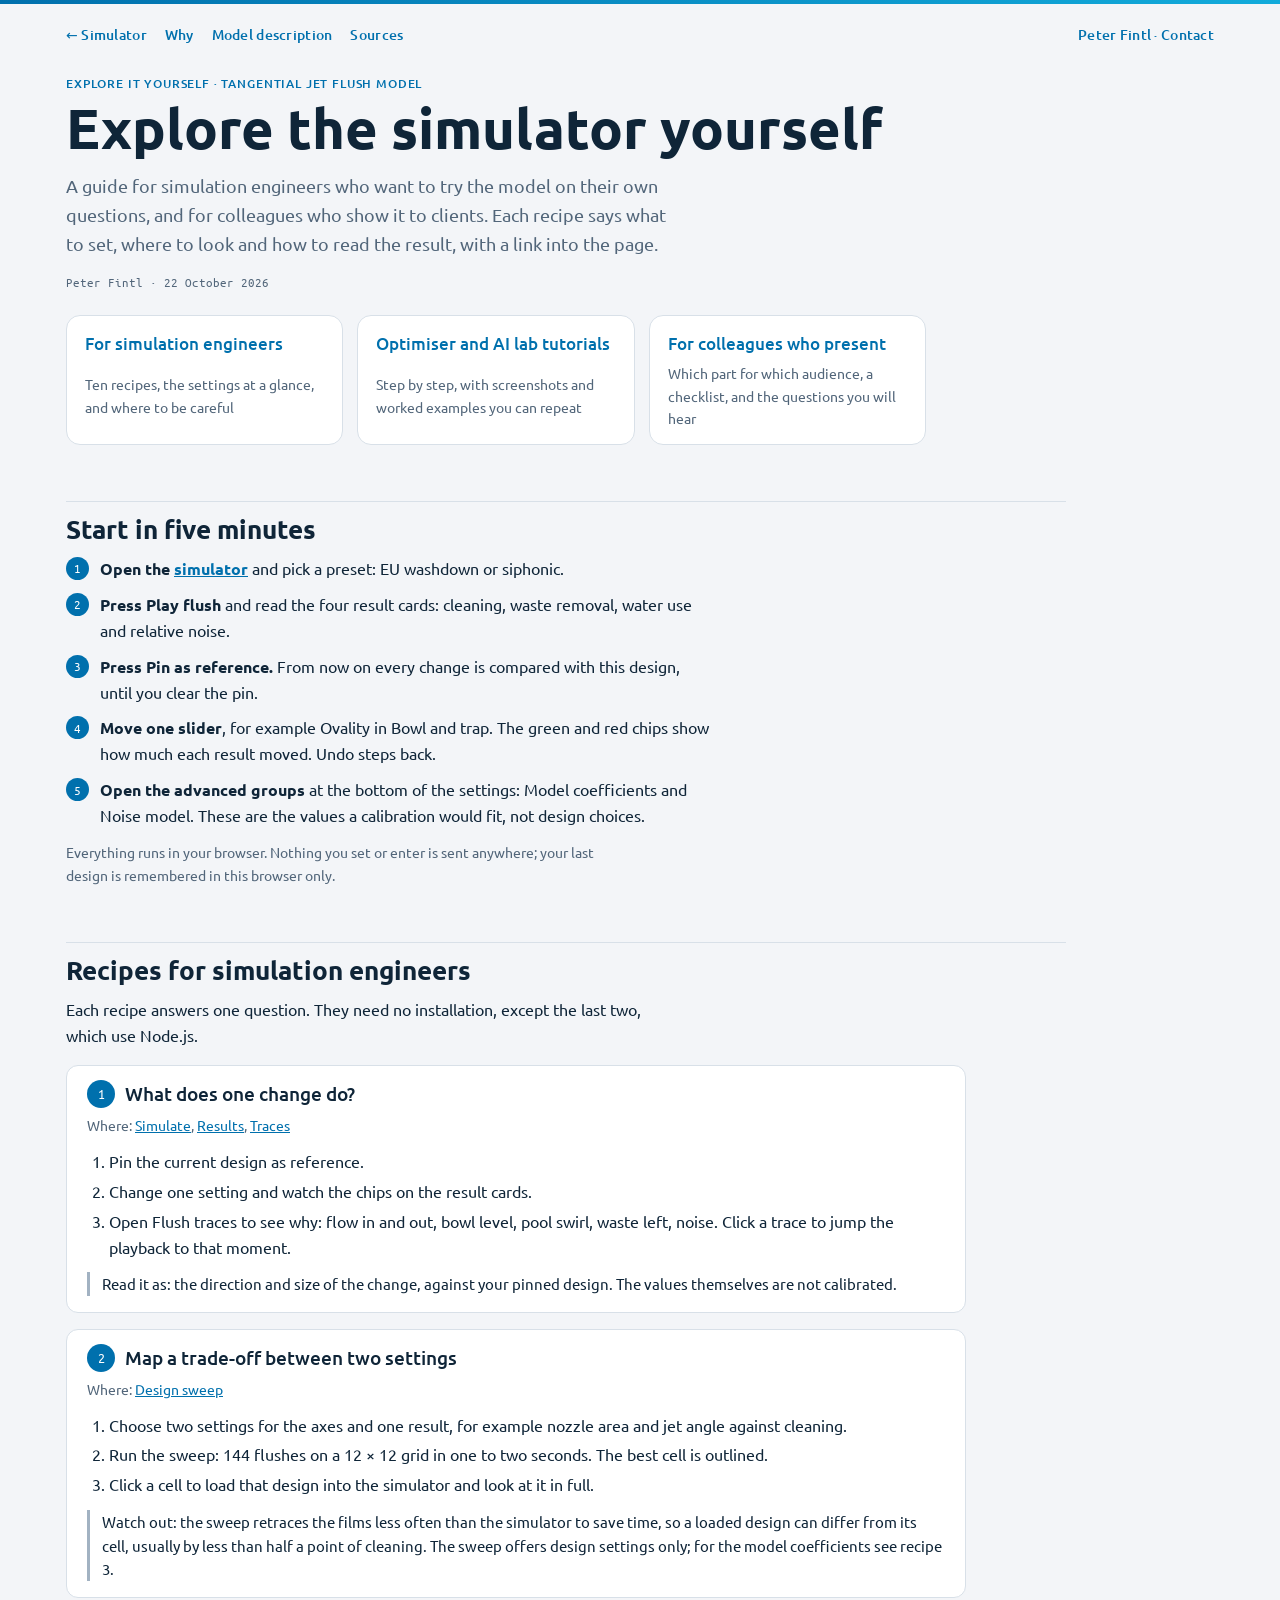
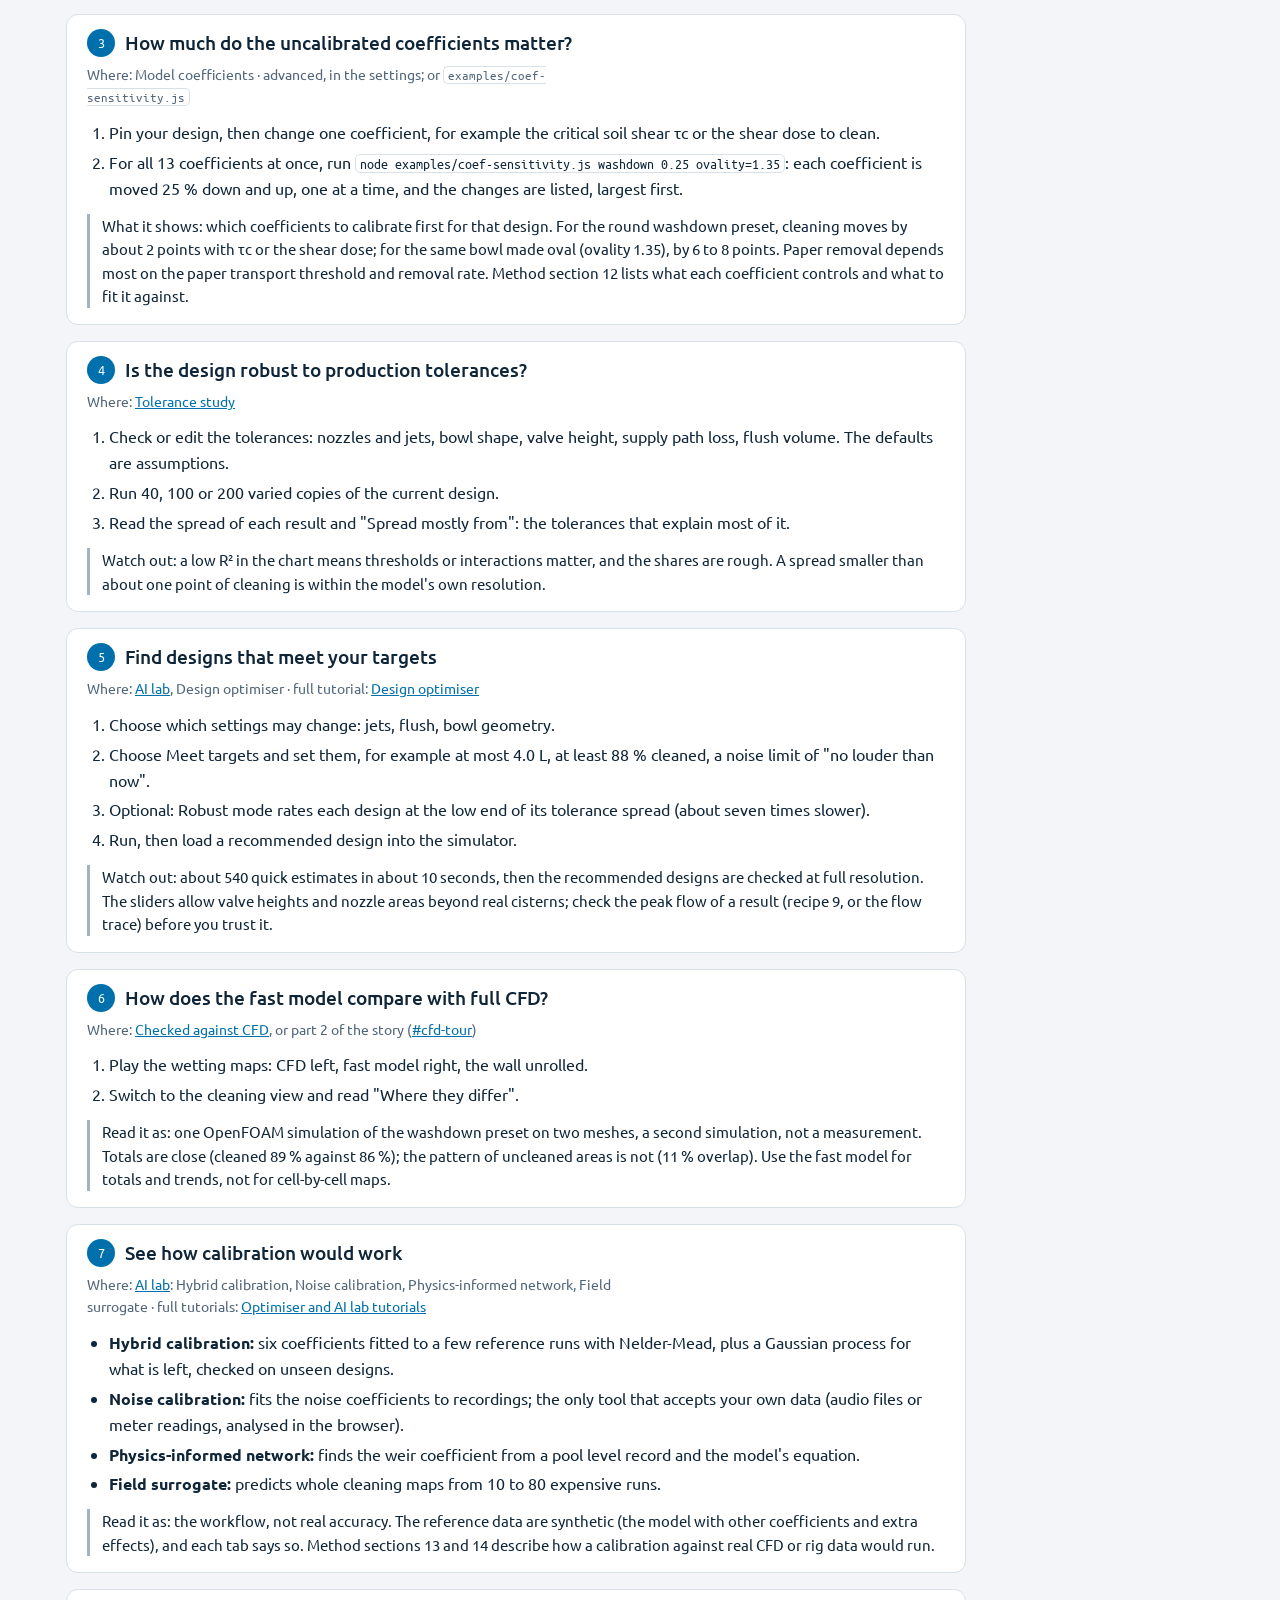
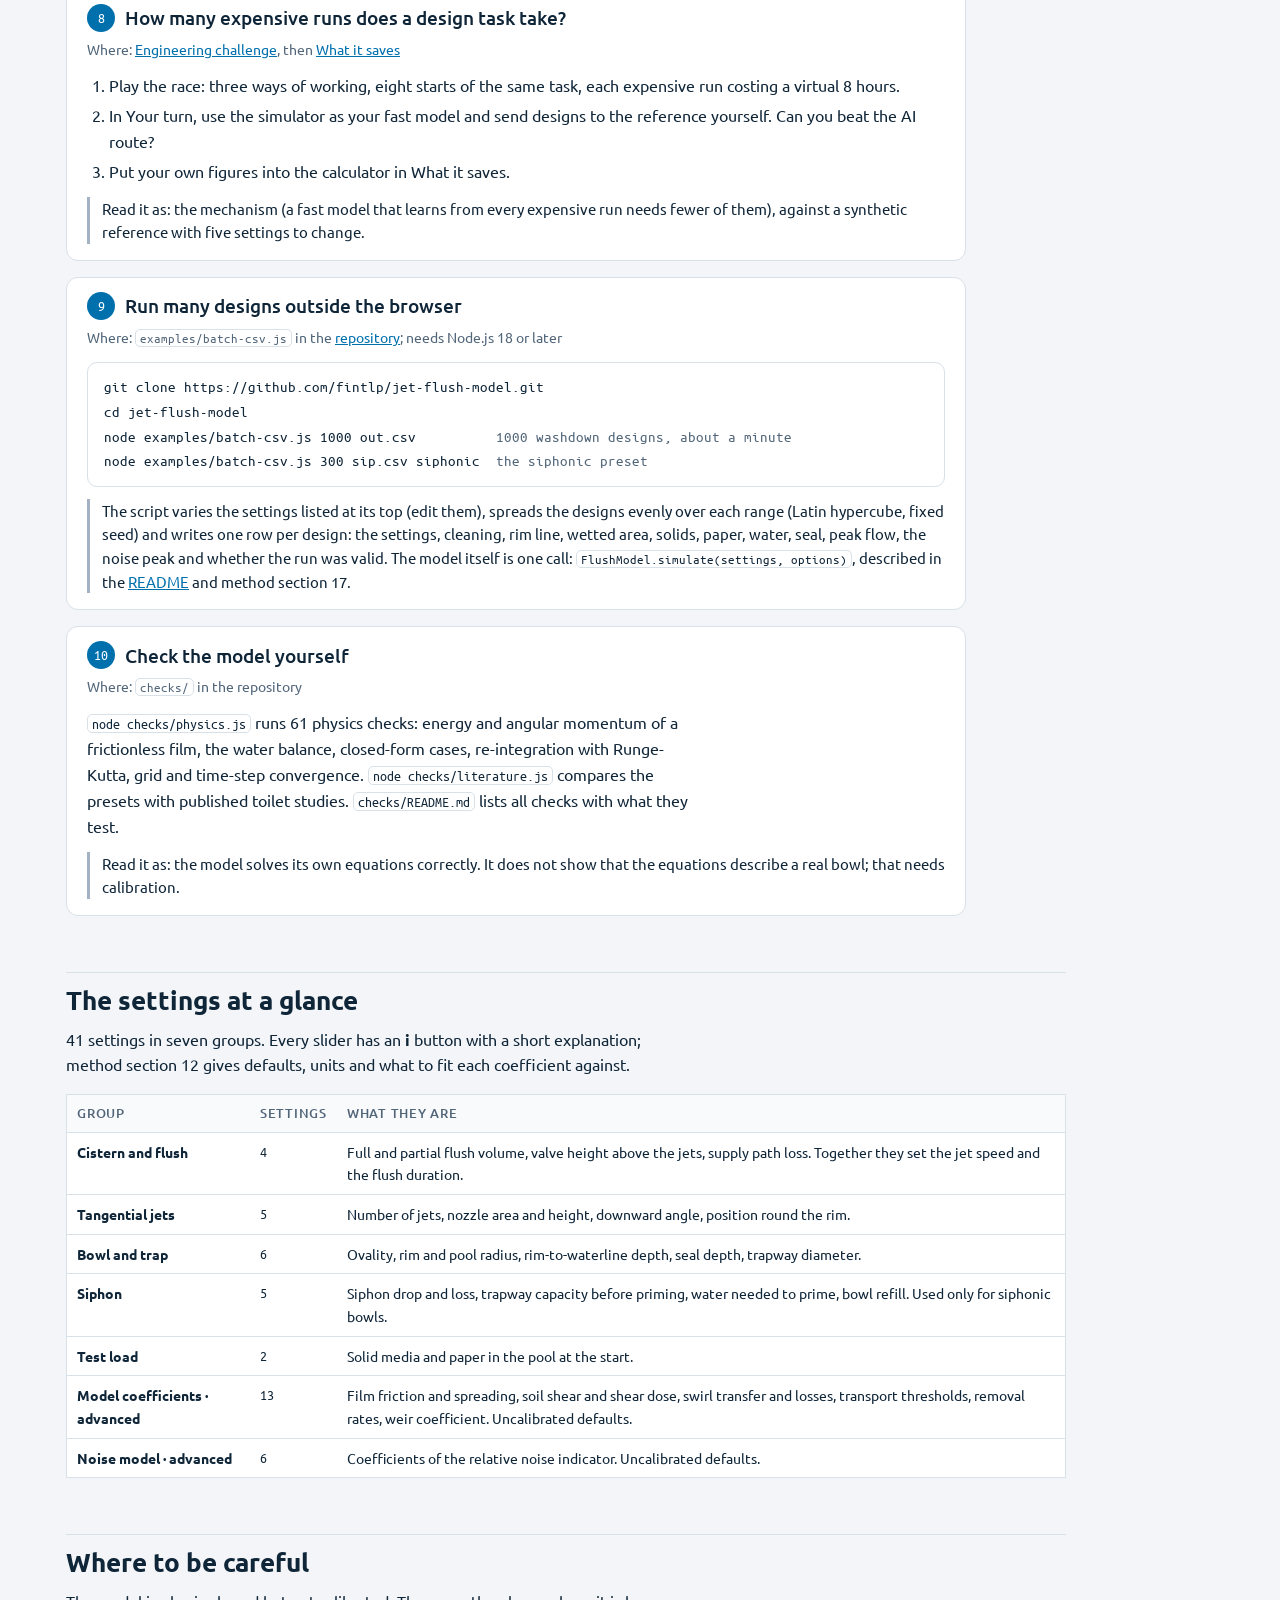
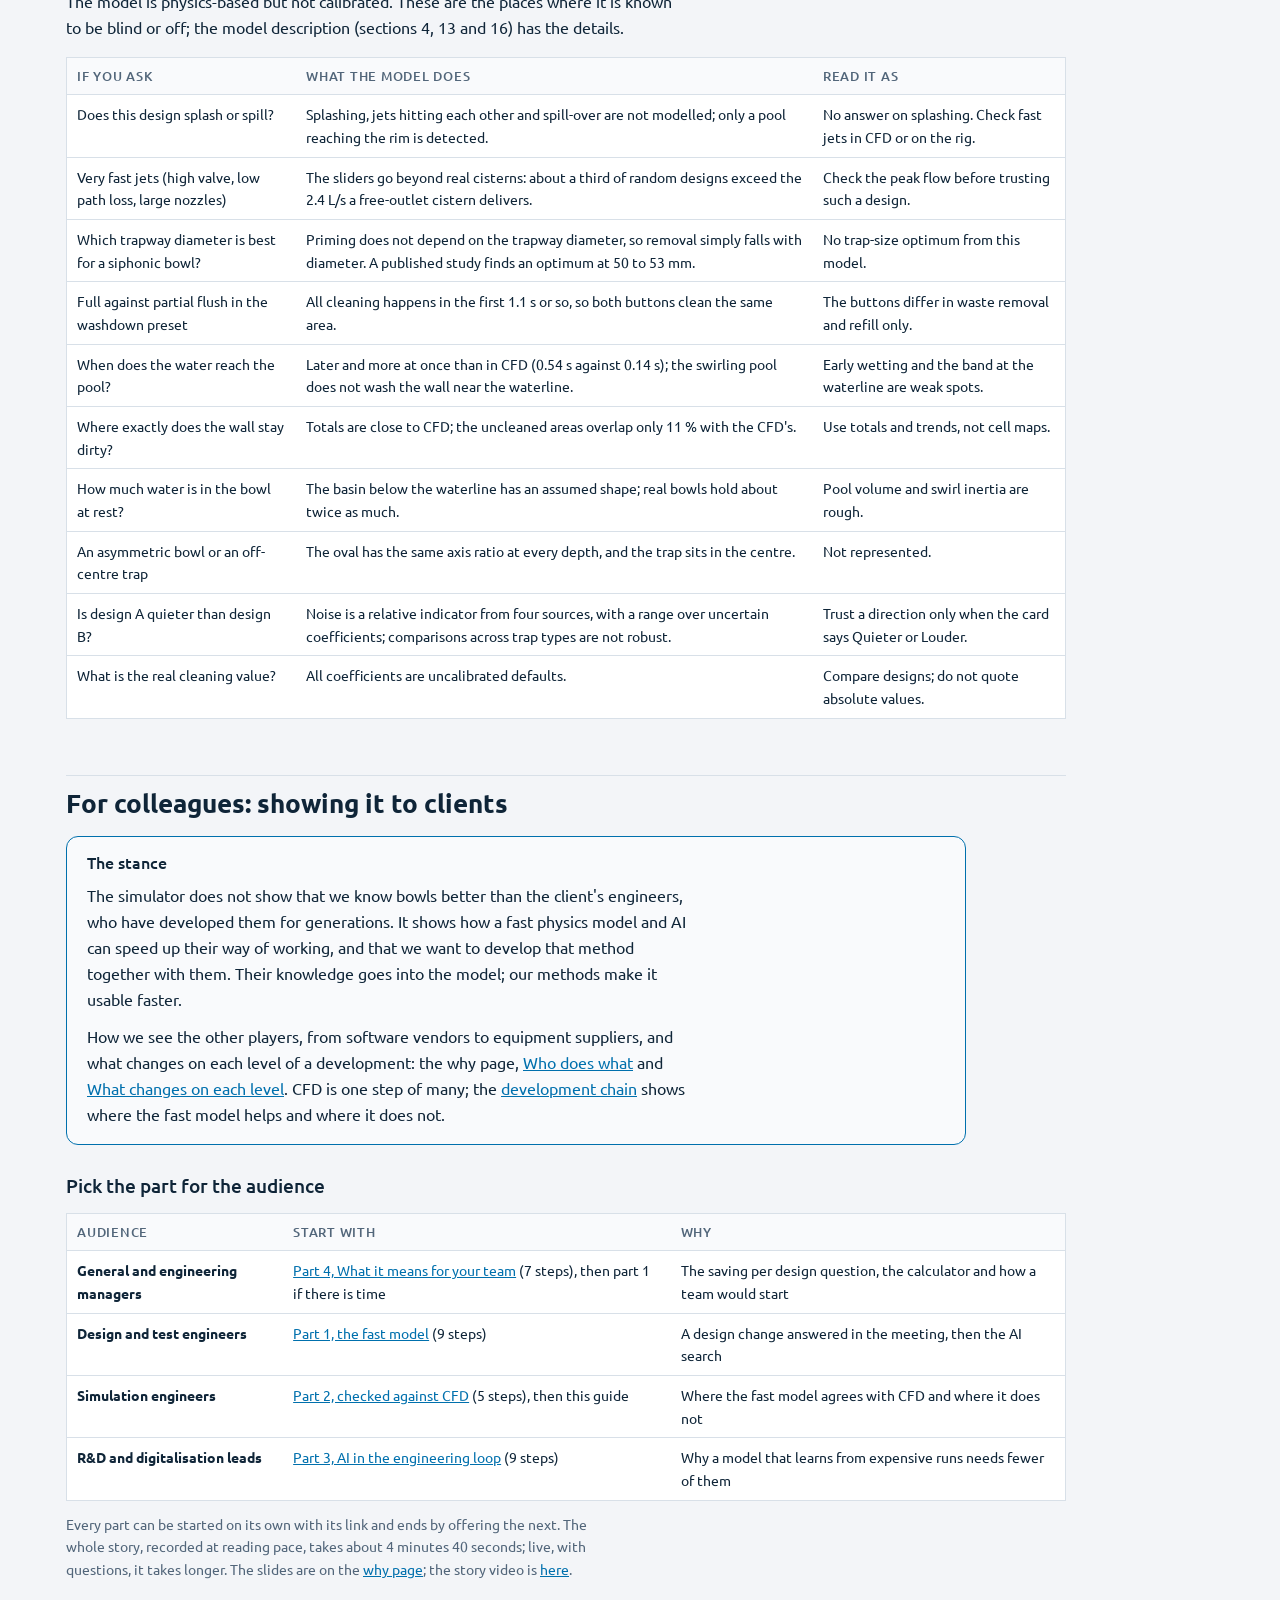
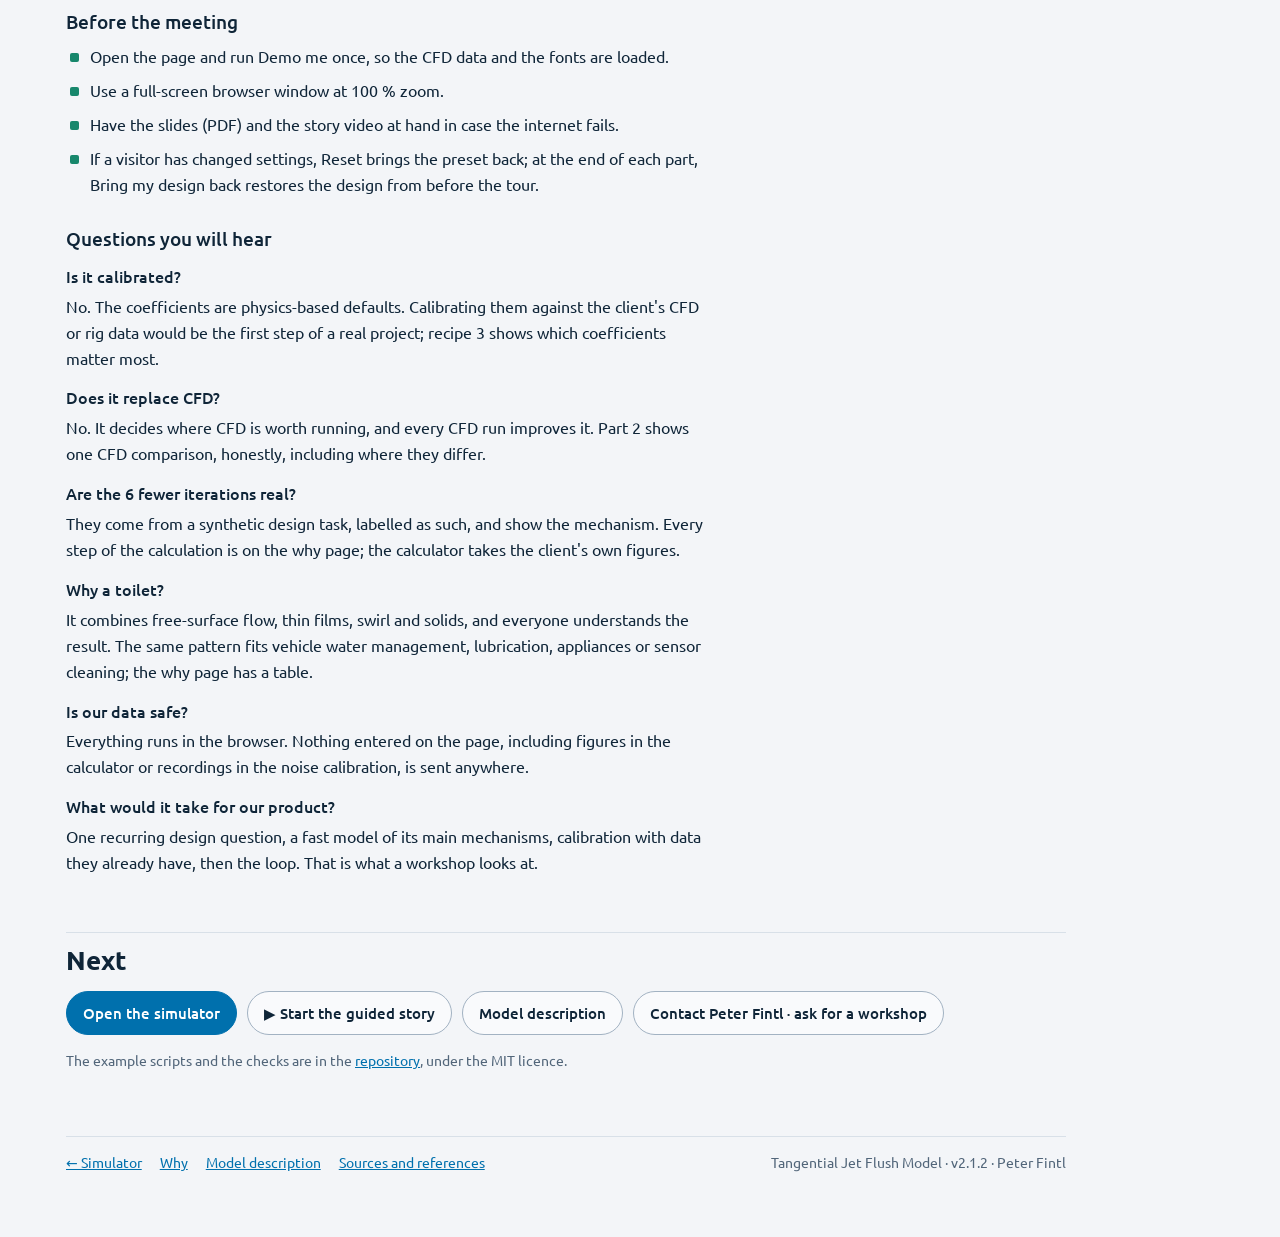
<file: explore.html>
<!doctype html>
<html lang="en">
<head>
<meta charset="utf-8">
<meta name="viewport" content="width=device-width, initial-scale=1, viewport-fit=cover">
<meta name="description" content="A guide to the Tangential Jet Flush Model for simulation engineers and for colleagues who present it: ten recipes, the settings, where to be careful, and a demo playbook.">
<title>Explore It Yourself</title>
<link rel="icon" href="data:image/svg+xml,%3Csvg xmlns=%22http://www.w3.org/2000/svg%22 viewBox=%220 0 32 32%22%3E%3Ccircle cx=%2216%22 cy=%2216%22 r=%2215%22 fill=%22%230070ad%22/%3E%3Cpath d=%22M9 13a7 7 0 0 0 14 0%22 fill=%22none%22 stroke=%22%23fff%22 stroke-width=%223%22 stroke-linecap=%22round%22/%3E%3C/svg%3E">
<link rel="preload" href="fonts/ubuntu-latin-400-normal.woff2" as="font" type="font/woff2" crossorigin>
<link rel="preload" href="fonts/ubuntu-latin-500-normal.woff2" as="font" type="font/woff2" crossorigin>
<link rel="stylesheet" href="fonts/fonts.css">
<style>
/* Layout: technical report. Narrow reading column with a sticky contents rail on wide screens; equations and tables sit in their own blocks. */
:root{
  --bg:#f3f5f8; --surface:#f9fafc; --raised:#ffffff; --ink:#0f2538; --muted:#52667a; --line:#d8e0e8; --line-strong:#a2b2c2;
  --accent:#0070ad; --water:#3a8db6; --water-soft:#d6e9f2; --clean:#17876c; --solid:#8a5a2b; --warn:#8f5b08;
  --f-display:"Ubuntu",system-ui,-apple-system,"Segoe UI",sans-serif;
  --f-body:"Ubuntu",system-ui,-apple-system,"Segoe UI",sans-serif;
  --f-mono:"Ubuntu Mono",ui-monospace,SFMono-Regular,Menlo,Consolas,monospace;
  --brand-1:#0070ad; --brand-2:#12abdb;
}
@media (prefers-color-scheme: dark){ :root:not([data-theme="light"]){
  --bg:#08131d; --surface:#0d1b28; --raised:#122333; --ink:#e4ecf3; --muted:#8fa3b5; --line:#1c3044; --line-strong:#3e5a72;
  --accent:#12abdb; --water:#4aa5d2; --water-soft:#1c3a48; --clean:#35b58e; --solid:#c48b52; --warn:#e2a646; color-scheme:dark } }
:root[data-theme="dark"]{
  --bg:#08131d; --surface:#0d1b28; --raised:#122333; --ink:#e4ecf3; --muted:#8fa3b5; --line:#1c3044; --line-strong:#3e5a72;
  --accent:#12abdb; --water:#4aa5d2; --water-soft:#1c3a48; --clean:#35b58e; --solid:#c48b52; --warn:#e2a646; color-scheme:dark }
*{box-sizing:border-box}
html{-webkit-text-size-adjust:100%}
body{margin:0;background:var(--bg);color:var(--ink);font-family:var(--f-body);font-size:16px;line-height:1.62}
.wrap{max-width:1180px;margin:0 auto;padding-left:max(16px, env(safe-area-inset-left, 0px));padding-right:max(16px, env(safe-area-inset-right, 0px));padding-block:20px 64px}
a{color:var(--accent)}
.site{display:flex;justify-content:space-between;gap:12px;flex-wrap:wrap;margin-bottom:22px;font-family:var(--f-display);font-weight:500;font-size:14px;letter-spacing:.02em}
.site a{text-decoration:none}
.site a:hover{text-decoration:underline}
h1,h2,h3,h4{font-family:var(--f-display);text-wrap:balance;line-height:1.15;margin:0}
h1{font-size:clamp(30px,4vw,44px);font-weight:700}
h2{font-size:26px;font-weight:700;margin-top:56px;padding-top:12px;border-top:1px solid var(--line)}
h3{font-size:19px;font-weight:500;margin-top:30px}
h4{font-size:16px;font-weight:500;margin-top:20px}
p,ul,ol{margin:12px 0 0;max-width:68ch}
li{margin-top:4px}
.eyebrow{font-family:var(--f-display);font-weight:500;font-size:12px;letter-spacing:.09em;text-transform:uppercase;color:var(--muted)}
.lede{font-size:18px;color:var(--muted);max-width:62ch;margin-top:12px}
.meta{font-family:var(--f-mono);font-size:13px;color:var(--muted);margin-top:14px}
.layout{display:grid;grid-template-columns:230px minmax(0,1fr);gap:48px;margin-top:34px;align-items:start}
@media (max-width:900px){ .layout{grid-template-columns:minmax(0,1fr)} .toc{position:static!important;max-height:none!important} }
.toc{position:sticky;top:calc(env(safe-area-inset-top, 0px) + 16px);max-height:calc(100vh - 32px);overflow:auto;font-size:14px;border-left:1px solid var(--line);padding-left:14px}
.toc ol{list-style:none;padding:0;margin:8px 0 0}
.toc li{margin:6px 0}
.toc a{text-decoration:none;color:var(--ink)}
.toc a:hover{color:var(--accent)}
.toc .n{font-family:var(--f-mono);color:var(--muted);margin-right:6px;font-size:12.5px}
main{min-width:0}
main > section:first-child h2{margin-top:0}
.box{background:var(--surface);border:1px solid var(--line);border-radius:12px;padding:16px 20px;margin-top:18px;max-width:72ch}
.box h4{margin-top:0}
.box.note{border-color:var(--warn)}
.eq{font-family:var(--f-mono);font-size:14.5px;background:var(--raised);border:1px solid var(--line);border-radius:10px;padding:12px 16px;margin-top:14px;max-width:72ch;overflow-x:auto;white-space:pre;line-height:1.7}
.eq .c{color:var(--muted)}
code{font-family:var(--f-mono);font-size:.9em;background:var(--raised);border:1px solid var(--line);border-radius:5px;padding:0 4px}
.sym{font-style:italic;font-family:var(--f-body)}
.tablewrap{overflow-x:auto;margin-top:16px;max-width:100%}
table{border-collapse:collapse;font-size:14px;min-width:640px;width:100%;background:var(--raised);border:1px solid var(--line)}
th,td{text-align:left;padding:8px 10px;border-bottom:1px solid var(--line);vertical-align:top}
th{font-family:var(--f-display);font-weight:500;font-size:12.5px;letter-spacing:.06em;text-transform:uppercase;color:var(--muted);background:var(--surface)}
td.num{font-family:var(--f-mono);font-variant-numeric:tabular-nums;white-space:nowrap}
figure{margin:20px 0 0;max-width:100%}
figcaption{font-size:13.5px;color:var(--muted);margin-top:8px;max-width:72ch}
.diagram{overflow-x:auto;background:var(--raised);border:1px solid var(--line);border-radius:12px;padding:12px}
.diagram svg{display:block;min-width:720px;width:100%;height:auto}
.d-box{fill:var(--surface);stroke:var(--line-strong);stroke-width:1.2}
.d-box.out{fill:var(--water-soft);stroke:var(--water)}
.d-t{fill:var(--ink);font-family:var(--f-display);font-weight:500;font-size:15px}
.d-s{fill:var(--muted);font-family:var(--f-mono);font-size:11.5px}
.d-a{stroke:var(--muted);stroke-width:1.4;fill:none}
.d-ah{fill:var(--muted)}
.d-fb{stroke:var(--accent);stroke-width:1.4;fill:none;stroke-dasharray:5 4}
.d-l{fill:var(--accent);font-family:var(--f-mono);font-size:11.5px}
.steps{counter-reset:st;list-style:none;padding:0;max-width:72ch}
.steps li{counter-increment:st;position:relative;padding-left:34px;margin-top:10px}
.steps li::before{content:counter(st);position:absolute;left:0;top:1px;width:23px;height:23px;border-radius:50%;background:var(--accent);color:var(--raised);font-family:var(--f-mono);font-size:12.5px;display:grid;place-items:center}
.foot{margin-top:64px;padding-top:14px;border-top:1px solid var(--line);font-size:14px;color:var(--muted);display:flex;flex-wrap:wrap;gap:8px 20px;justify-content:space-between}
:focus-visible{outline:2px solid var(--accent);outline-offset:2px}
.navl{display:inline-flex;gap:18px;flex-wrap:wrap}
.why-hero{max-width:860px}
.why-hero h1{font-size:clamp(34px,5vw,56px)}
.why{max-width:1000px;margin-top:10px}
.why section{margin-top:8px}
.why h2{max-width:none}
.statrow{display:grid;grid-template-columns:repeat(3,minmax(0,1fr));gap:14px;margin-top:22px;max-width:900px}
@media (max-width:720px){ .statrow{grid-template-columns:minmax(0,1fr)} }
.loop{max-width:900px;margin-top:18px;display:grid;gap:10px}
.loop-row{display:grid;grid-template-columns:minmax(150px,240px) 1fr auto;gap:12px;align-items:center}
@media (max-width:720px){ .loop-row{grid-template-columns:1fr auto} .loop-row .loop-l{grid-column:1 / -1} }
.loop-l{font-size:14px}
.loop-bar{display:flex;gap:3px;flex-wrap:nowrap;min-height:22px}
.loop-bar i{display:block;flex:0 0 auto;width:calc((100% - 33px) / 12);height:22px;border-radius:4px;background:var(--solid)}
.loop-bar.ai i{background:var(--accent)}
.loop-bar i.half{width:calc((100% - 33px) / 24)}
.loop-v{font-weight:500;font-variant-numeric:tabular-nums;min-width:5.5em;text-align:right}
.loop-scale{display:flex;justify-content:space-between;gap:12px;flex-wrap:wrap;font-size:12.5px;color:var(--muted)}
.stat{background:var(--raised);border:1px solid var(--line);border-radius:12px;padding:14px 16px;display:grid;gap:6px}
.stat .v{font-family:var(--f-display);font-weight:700;font-size:32px;line-height:1;color:var(--accent);font-variant-numeric:tabular-nums}
.stat .l{font-size:13.5px;color:var(--muted)}
.funnel{margin-top:20px}
.funnel svg{display:block;width:100%;height:auto;max-width:900px;min-width:620px}
.funnel{overflow-x:auto}
.f-band{stroke:none}
.f-band.b1{fill:var(--water-soft)}
.f-band.b2{fill:color-mix(in srgb, var(--accent) 22%, var(--raised))}
.f-band.b3{fill:color-mix(in srgb, var(--clean) 26%, var(--raised))}
.f-t{fill:var(--ink);font-family:var(--f-display);font-weight:500;font-size:17px}
.f-s{fill:var(--muted);font-family:var(--f-mono);font-size:12px}
.f-l{fill:var(--accent);font-family:var(--f-mono);font-size:12px}
.f-n{fill:var(--muted);font-family:var(--f-body);font-size:12.5px}
.f-fb{fill:none;stroke:var(--accent);stroke-width:1.6;stroke-dasharray:6 5}
.f-ah{fill:var(--accent)}
.tiers,.phases{display:grid;grid-template-columns:repeat(3,minmax(0,1fr));gap:16px;margin-top:20px}
@media (max-width:820px){ .tiers,.phases{grid-template-columns:minmax(0,1fr)} }
.tier,.phase{background:var(--raised);border:1px solid var(--line);border-radius:12px;padding:16px 18px;min-width:0}
.tier h3{margin-top:0}
.tier p,.phase p{font-size:15px}
.ph{display:inline-block;font-family:var(--f-display);font-weight:700;font-size:13px;letter-spacing:.08em;text-transform:uppercase;color:var(--accent)}
.note{font-size:14px;color:var(--muted)}
.ticks{list-style:none;padding:0;max-width:72ch}
.ticks li{position:relative;padding-left:24px;margin-top:8px}
.ticks li::before{content:"";position:absolute;left:4px;top:.55em;width:9px;height:9px;border-radius:2px;background:var(--clean)}
.uses{display:grid;grid-template-columns:repeat(auto-fit,minmax(240px,1fr));gap:12px;margin-top:18px}
.uses div{background:var(--raised);border:1px solid var(--line);border-radius:10px;padding:12px 14px;display:grid;gap:3px}
.uses b{font-family:var(--f-display);font-weight:500}
.uses span{font-size:14px;color:var(--muted)}
.cta{border-top:0}
.cta-row{display:flex;flex-wrap:wrap;gap:10px;margin-top:16px}
.btn{display:inline-block;border:1px solid var(--line-strong);background:var(--surface);color:var(--ink);border-radius:9px;padding:9px 16px;font-family:var(--f-display);font-weight:500;font-size:15px;text-decoration:none}
.btn:hover{border-color:var(--accent)}
.btn.primary{background:var(--accent);border-color:var(--accent);color:var(--raised)}
.muted{color:var(--muted);font-size:14px;margin-top:14px}
.stat{align-content:start}
details.calc{margin-top:4px;font-size:13.5px}
details.calc summary{cursor:pointer;color:var(--accent);font-weight:500;min-height:24px}
details.calc p,details.calc ul{margin-top:8px;max-width:none}
details.calc ul{padding-left:18px}
details.calc table.races{min-width:0;font-size:13px}
details.calc table.races th,details.calc table.races td{padding:4px 6px}
details.calc tr.tot td{font-weight:500;border-top:2px solid var(--line-strong)}
@media (min-width:721px){ .statrow:has(details[open]){align-items:start} }
.box.clocks p{margin-top:8px}
table.map{min-width:720px}
table.map td{font-size:14px}

/* Capgemini-inspired look: Ubuntu, brand blues, a thin brand gradient across the top, pill-shaped buttons */
body::before{content:"";display:block;height:4px;background:linear-gradient(90deg,var(--brand-1),var(--brand-2))}
h1,h2,h3,h4{letter-spacing:0}
.eyebrow{color:var(--accent);letter-spacing:.07em}
.btn{border-radius:999px}

/* explore page */
.paths{display:grid;grid-template-columns:repeat(3,minmax(0,1fr));gap:14px;margin-top:22px;max-width:1000px}
@media (max-width:720px){ .paths{grid-template-columns:minmax(0,1fr)} }
.path{display:grid;gap:4px;background:var(--raised);border:1px solid var(--line);border-radius:14px;padding:14px 18px;text-decoration:none;color:var(--ink)}
.path:hover{border-color:var(--accent)}
.path b{font-family:var(--f-display);font-weight:500;font-size:17px;color:var(--accent)}
.path span{font-size:14px;color:var(--muted)}
.recipe{background:var(--raised);border:1px solid var(--line);border-radius:12px;padding:14px 20px 16px;margin-top:16px;max-width:900px}
.recipe h3{margin-top:0;display:flex;align-items:center;gap:10px}
.rn{display:inline-grid;place-items:center;width:28px;height:28px;border-radius:50%;background:var(--accent);color:var(--raised);font-family:var(--f-mono);font-size:14px;flex:0 0 auto}
.recipe .where{font-size:14px;color:var(--muted);margin-top:6px}
.recipe ol,.recipe ul{padding-left:22px;max-width:none}
.recipe .read{font-size:14.5px;border-left:3px solid var(--line-strong);padding-left:12px;max-width:none}
.recipe .eq{max-width:none}
table.map{min-width:680px}
table.map td{font-size:14px}
.box.stance{border-color:var(--accent);max-width:900px}
dl.qa{max-width:72ch;margin-top:12px}
dl.qa dt{font-family:var(--f-display);font-weight:500;margin-top:14px}
dl.qa dd{margin:4px 0 0;color:var(--ink)}
</style>
</head>
<body>
<div class="wrap">
  <nav class="site" aria-label="Site">
    <span class="navl"><a href="./">← Simulator</a><a href="why.html">Why</a><a href="method.html">Model description</a><a href="sources.html">Sources</a></span>
    <a href="https://fintlp.github.io/latest-news/#contact" target="_blank" rel="noopener">Peter Fintl · Contact</a>
  </nav>

  <header class="why-hero">
    <span class="eyebrow">Explore it yourself · Tangential Jet Flush Model</span>
    <h1>Explore the simulator yourself</h1>
    <p class="lede">A guide for simulation engineers who want to try the model on their own questions, and for colleagues who show it to clients. Each recipe says what to set, where to look and how to read the result, with a link into the page.</p>
    <p class="meta">Peter Fintl · 22 October 2026</p>
    <div class="paths">
      <a class="path" href="#recipes"><b>For simulation engineers</b><span>Ten recipes, the settings at a glance, and where to be careful</span></a>
      <a class="path" href="tutorials.html"><b>Optimiser and AI lab tutorials</b><span>Step by step, with screenshots and worked examples you can repeat</span></a>
      <a class="path" href="#present"><b>For colleagues who present</b><span>Which part for which audience, a checklist, and the questions you will hear</span></a>
    </div>
  </header>

  <div class="why">
    <section id="start">
      <h2>Start in five minutes</h2>
      <ol class="steps">
        <li><b>Open the <a href="./">simulator</a></b> and pick a preset: EU washdown or siphonic.</li>
        <li><b>Press Play flush</b> and read the four result cards: cleaning, waste removal, water use and relative noise.</li>
        <li><b>Press Pin as reference.</b> From now on every change is compared with this design, until you clear the pin.</li>
        <li><b>Move one slider</b>, for example Ovality in Bowl and trap. The green and red chips show how much each result moved. Undo steps back.</li>
        <li><b>Open the advanced groups</b> at the bottom of the settings: Model coefficients and Noise model. These are the values a calibration would fit, not design choices.</li>
      </ol>
      <p class="note">Everything runs in your browser. Nothing you set or enter is sent anywhere; your last design is remembered in this browser only.</p>
    </section>

    <section id="recipes">
      <h2>Recipes for simulation engineers</h2>
      <p>Each recipe answers one question. They need no installation, except the last two, which use Node.js.</p>

      <div class="recipe" id="r-one">
        <h3><span class="rn">1</span>What does one change do?</h3>
        <p class="where">Where: <a href="./#sim">Simulate</a>, <a href="./#results">Results</a>, <a href="./#traces">Traces</a></p>
        <ol>
          <li>Pin the current design as reference.</li>
          <li>Change one setting and watch the chips on the result cards.</li>
          <li>Open Flush traces to see why: flow in and out, bowl level, pool swirl, waste left, noise. Click a trace to jump the playback to that moment.</li>
        </ol>
        <p class="read">Read it as: the direction and size of the change, against your pinned design. The values themselves are not calibrated.</p>
      </div>

      <div class="recipe" id="r-sweep">
        <h3><span class="rn">2</span>Map a trade-off between two settings</h3>
        <p class="where">Where: <a href="./#sweep">Design sweep</a></p>
        <ol>
          <li>Choose two settings for the axes and one result, for example nozzle area and jet angle against cleaning.</li>
          <li>Run the sweep: 144 flushes on a 12 × 12 grid in one to two seconds. The best cell is outlined.</li>
          <li>Click a cell to load that design into the simulator and look at it in full.</li>
        </ol>
        <p class="read">Watch out: the sweep retraces the films less often than the simulator to save time, so a loaded design can differ from its cell, usually by less than half a point of cleaning. The sweep offers design settings only; for the model coefficients see recipe 3.</p>
      </div>

      <div class="recipe" id="r-coef">
        <h3><span class="rn">3</span>How much do the uncalibrated coefficients matter?</h3>
        <p class="where">Where: Model coefficients · advanced, in the settings; or <code>examples/coef-sensitivity.js</code></p>
        <ol>
          <li>Pin your design, then change one coefficient, for example the critical soil shear τc or the shear dose to clean.</li>
          <li>For all 13 coefficients at once, run <code>node examples/coef-sensitivity.js washdown 0.25 ovality=1.35</code>: each coefficient is moved 25 % down and up, one at a time, and the changes are listed, largest first.</li>
        </ol>
        <p class="read">What it shows: which coefficients to calibrate first for that design. For the round washdown preset, cleaning moves by about 2 points with τc or the shear dose; for the same bowl made oval (ovality 1.35), by 6 to 8 points. Paper removal depends most on the paper transport threshold and removal rate. Method section 12 lists what each coefficient controls and what to fit it against.</p>
      </div>

      <div class="recipe" id="r-tol">
        <h3><span class="rn">4</span>Is the design robust to production tolerances?</h3>
        <p class="where">Where: <a href="./#tolerance">Tolerance study</a></p>
        <ol>
          <li>Check or edit the tolerances: nozzles and jets, bowl shape, valve height, supply path loss, flush volume. The defaults are assumptions.</li>
          <li>Run 40, 100 or 200 varied copies of the current design.</li>
          <li>Read the spread of each result and "Spread mostly from": the tolerances that explain most of it.</li>
        </ol>
        <p class="read">Watch out: a low R² in the chart means thresholds or interactions matter, and the shares are rough. A spread smaller than about one point of cleaning is within the model's own resolution.</p>
      </div>

      <div class="recipe" id="r-opt">
        <h3><span class="rn">5</span>Find designs that meet your targets</h3>
        <p class="where">Where: <a href="./#ai-lab">AI lab</a>, Design optimiser · full tutorial: <a href="tutorials.html#optimiser">Design optimiser</a></p>
        <ol>
          <li>Choose which settings may change: jets, flush, bowl geometry.</li>
          <li>Choose Meet targets and set them, for example at most 4.0 L, at least 88 % cleaned, a noise limit of "no louder than now".</li>
          <li>Optional: Robust mode rates each design at the low end of its tolerance spread (about seven times slower).</li>
          <li>Run, then load a recommended design into the simulator.</li>
        </ol>
        <p class="read">Watch out: about 540 quick estimates in about 10 seconds, then the recommended designs are checked at full resolution. The sliders allow valve heights and nozzle areas beyond real cisterns; check the peak flow of a result (recipe 9, or the flow trace) before you trust it.</p>
      </div>

      <div class="recipe" id="r-cfd">
        <h3><span class="rn">6</span>How does the fast model compare with full CFD?</h3>
        <p class="where">Where: <a href="./#cfd">Checked against CFD</a>, or part 2 of the story (<a href="./#cfd-tour">#cfd-tour</a>)</p>
        <ol>
          <li>Play the wetting maps: CFD left, fast model right, the wall unrolled.</li>
          <li>Switch to the cleaning view and read "Where they differ".</li>
        </ol>
        <p class="read">Read it as: one OpenFOAM simulation of the washdown preset on two meshes, a second simulation, not a measurement. Totals are close (cleaned 89 % against 86 %); the pattern of uncleaned areas is not (11 % overlap). Use the fast model for totals and trends, not for cell-by-cell maps.</p>
      </div>

      <div class="recipe" id="r-cal">
        <h3><span class="rn">7</span>See how calibration would work</h3>
        <p class="where">Where: <a href="./#ai-lab">AI lab</a>: Hybrid calibration, Noise calibration, Physics-informed network, Field surrogate · full tutorials: <a href="tutorials.html">Optimiser and AI lab tutorials</a></p>
        <ul>
          <li><b>Hybrid calibration:</b> six coefficients fitted to a few reference runs with Nelder-Mead, plus a Gaussian process for what is left, checked on unseen designs.</li>
          <li><b>Noise calibration:</b> fits the noise coefficients to recordings; the only tool that accepts your own data (audio files or meter readings, analysed in the browser).</li>
          <li><b>Physics-informed network:</b> finds the weir coefficient from a pool level record and the model's equation.</li>
          <li><b>Field surrogate:</b> predicts whole cleaning maps from 10 to 80 expensive runs.</li>
        </ul>
        <p class="read">Read it as: the workflow, not real accuracy. The reference data are synthetic (the model with other coefficients and extra effects), and each tab says so. Method sections 13 and 14 describe how a calibration against real CFD or rig data would run.</p>
      </div>

      <div class="recipe" id="r-ch">
        <h3><span class="rn">8</span>How many expensive runs does a design task take?</h3>
        <p class="where">Where: <a href="./#challenge">Engineering challenge</a>, then <a href="./#value">What it saves</a></p>
        <ol>
          <li>Play the race: three ways of working, eight starts of the same task, each expensive run costing a virtual 8 hours.</li>
          <li>In Your turn, use the simulator as your fast model and send designs to the reference yourself. Can you beat the AI route?</li>
          <li>Put your own figures into the calculator in What it saves.</li>
        </ol>
        <p class="read">Read it as: the mechanism (a fast model that learns from every expensive run needs fewer of them), against a synthetic reference with five settings to change.</p>
      </div>

      <div class="recipe" id="r-node">
        <h3><span class="rn">9</span>Run many designs outside the browser</h3>
        <p class="where">Where: <code>examples/batch-csv.js</code> in the <a href="https://github.com/fintlp/jet-flush-model" target="_blank" rel="noopener">repository</a>; needs Node.js 18 or later</p>
        <div class="eq">git clone https://github.com/fintlp/jet-flush-model.git
cd jet-flush-model
node examples/batch-csv.js 1000 out.csv          <span class="c">1000 washdown designs, about a minute</span>
node examples/batch-csv.js 300 sip.csv siphonic  <span class="c">the siphonic preset</span></div>
        <p class="read">The script varies the settings listed at its top (edit them), spreads the designs evenly over each range (Latin hypercube, fixed seed) and writes one row per design: the settings, cleaning, rim line, wetted area, solids, paper, water, seal, peak flow, the noise peak and whether the run was valid. The model itself is one call: <code>FlushModel.simulate(settings, options)</code>, described in the <a href="https://github.com/fintlp/jet-flush-model#run-it-locally" target="_blank" rel="noopener">README</a> and method section 17.</p>
      </div>

      <div class="recipe" id="r-checks">
        <h3><span class="rn">10</span>Check the model yourself</h3>
        <p class="where">Where: <code>checks/</code> in the repository</p>
        <p><code>node checks/physics.js</code> runs 61 physics checks: energy and angular momentum of a frictionless film, the water balance, closed-form cases, re-integration with Runge-Kutta, grid and time-step convergence. <code>node checks/literature.js</code> compares the presets with published toilet studies. <code>checks/README.md</code> lists all checks with what they test.</p>
        <p class="read">Read it as: the model solves its own equations correctly. It does not show that the equations describe a real bowl; that needs calibration.</p>
      </div>
    </section>

    <section id="settings">
      <h2>The settings at a glance</h2>
      <p>41 settings in seven groups. Every slider has an <b>i</b> button with a short explanation; method section 12 gives defaults, units and what to fit each coefficient against.</p>
      <div class="tablewrap"><table class="map">
        <thead><tr><th>Group</th><th>Settings</th><th>What they are</th></tr></thead>
        <tbody>
          <tr><td><b>Cistern and flush</b></td><td class="num">4</td><td>Full and partial flush volume, valve height above the jets, supply path loss. Together they set the jet speed and the flush duration.</td></tr>
          <tr><td><b>Tangential jets</b></td><td class="num">5</td><td>Number of jets, nozzle area and height, downward angle, position round the rim.</td></tr>
          <tr><td><b>Bowl and trap</b></td><td class="num">6</td><td>Ovality, rim and pool radius, rim-to-waterline depth, seal depth, trapway diameter.</td></tr>
          <tr><td><b>Siphon</b></td><td class="num">5</td><td>Siphon drop and loss, trapway capacity before priming, water needed to prime, bowl refill. Used only for siphonic bowls.</td></tr>
          <tr><td><b>Test load</b></td><td class="num">2</td><td>Solid media and paper in the pool at the start.</td></tr>
          <tr><td><b>Model coefficients · advanced</b></td><td class="num">13</td><td>Film friction and spreading, soil shear and shear dose, swirl transfer and losses, transport thresholds, removal rates, weir coefficient. Uncalibrated defaults.</td></tr>
          <tr><td><b>Noise model · advanced</b></td><td class="num">6</td><td>Coefficients of the relative noise indicator. Uncalibrated defaults.</td></tr>
        </tbody>
      </table></div>
    </section>

    <section id="careful">
      <h2>Where to be careful</h2>
      <p>The model is physics-based but not calibrated. These are the places where it is known to be blind or off; the model description (sections 4, 13 and 16) has the details.</p>
      <div class="tablewrap"><table class="map">
        <thead><tr><th>If you ask</th><th>What the model does</th><th>Read it as</th></tr></thead>
        <tbody>
          <tr><td>Does this design splash or spill?</td><td>Splashing, jets hitting each other and spill-over are not modelled; only a pool reaching the rim is detected.</td><td>No answer on splashing. Check fast jets in CFD or on the rig.</td></tr>
          <tr><td>Very fast jets (high valve, low path loss, large nozzles)</td><td>The sliders go beyond real cisterns: about a third of random designs exceed the 2.4 L/s a free-outlet cistern delivers.</td><td>Check the peak flow before trusting such a design.</td></tr>
          <tr><td>Which trapway diameter is best for a siphonic bowl?</td><td>Priming does not depend on the trapway diameter, so removal simply falls with diameter. A published study finds an optimum at 50 to 53 mm.</td><td>No trap-size optimum from this model.</td></tr>
          <tr><td>Full against partial flush in the washdown preset</td><td>All cleaning happens in the first 1.1 s or so, so both buttons clean the same area.</td><td>The buttons differ in waste removal and refill only.</td></tr>
          <tr><td>When does the water reach the pool?</td><td>Later and more at once than in CFD (0.54 s against 0.14 s); the swirling pool does not wash the wall near the waterline.</td><td>Early wetting and the band at the waterline are weak spots.</td></tr>
          <tr><td>Where exactly does the wall stay dirty?</td><td>Totals are close to CFD; the uncleaned areas overlap only 11 % with the CFD's.</td><td>Use totals and trends, not cell maps.</td></tr>
          <tr><td>How much water is in the bowl at rest?</td><td>The basin below the waterline has an assumed shape; real bowls hold about twice as much.</td><td>Pool volume and swirl inertia are rough.</td></tr>
          <tr><td>An asymmetric bowl or an off-centre trap</td><td>The oval has the same axis ratio at every depth, and the trap sits in the centre.</td><td>Not represented.</td></tr>
          <tr><td>Is design A quieter than design B?</td><td>Noise is a relative indicator from four sources, with a range over uncertain coefficients; comparisons across trap types are not robust.</td><td>Trust a direction only when the card says Quieter or Louder.</td></tr>
          <tr><td>What is the real cleaning value?</td><td>All coefficients are uncalibrated defaults.</td><td>Compare designs; do not quote absolute values.</td></tr>
        </tbody>
      </table></div>
    </section>

    <section id="present">
      <h2>For colleagues: showing it to clients</h2>
      <div class="box stance">
        <h4>The stance</h4>
        <p>The simulator does not show that we know bowls better than the client's engineers, who have developed them for generations. It shows how a fast physics model and AI can speed up their way of working, and that we want to develop that method together with them. Their knowledge goes into the model; our methods make it usable faster.</p>
        <p>How we see the other players, from software vendors to equipment suppliers, and what changes on each level of a development: the why page, <a href="why.html#roles">Who does what</a> and <a href="why.html#levels">What changes on each level</a>. CFD is one step of many; the <a href="why.html#chain">development chain</a> shows where the fast model helps and where it does not.</p>
      </div>

      <h3>Pick the part for the audience</h3>
      <div class="tablewrap"><table class="map">
        <thead><tr><th>Audience</th><th>Start with</th><th>Why</th></tr></thead>
        <tbody>
          <tr><td><b>General and engineering managers</b></td><td><a href="./#value-tour">Part 4, What it means for your team</a> (7 steps), then part 1 if there is time</td><td>The saving per design question, the calculator and how a team would start</td></tr>
          <tr><td><b>Design and test engineers</b></td><td><a href="./#demo">Part 1, the fast model</a> (9 steps)</td><td>A design change answered in the meeting, then the AI search</td></tr>
          <tr><td><b>Simulation engineers</b></td><td><a href="./#cfd-tour">Part 2, checked against CFD</a> (5 steps), then this guide</td><td>Where the fast model agrees with CFD and where it does not</td></tr>
          <tr><td><b>R&amp;D and digitalisation leads</b></td><td><a href="./#challenge-tour">Part 3, AI in the engineering loop</a> (9 steps)</td><td>Why a model that learns from expensive runs needs fewer of them</td></tr>
        </tbody>
      </table></div>
      <p class="note">Every part can be started on its own with its link and ends by offering the next. The whole story, recorded at reading pace, takes about 4 minutes 40 seconds; live, with questions, it takes longer. The slides are on the <a href="why.html#next">why page</a>; the story video is <a href="media/demo-walkthrough.mp4" target="_blank" rel="noopener">here</a>.</p>

      <h3>Before the meeting</h3>
      <ul class="ticks">
        <li>Open the page and run Demo me once, so the CFD data and the fonts are loaded.</li>
        <li>Use a full-screen browser window at 100 % zoom.</li>
        <li>Have the slides (PDF) and the story video at hand in case the internet fails.</li>
        <li>If a visitor has changed settings, Reset brings the preset back; at the end of each part, Bring my design back restores the design from before the tour.</li>
      </ul>

      <h3>Questions you will hear</h3>
      <dl class="qa">
        <dt>Is it calibrated?</dt><dd>No. The coefficients are physics-based defaults. Calibrating them against the client's CFD or rig data would be the first step of a real project; recipe 3 shows which coefficients matter most.</dd>
        <dt>Does it replace CFD?</dt><dd>No. It decides where CFD is worth running, and every CFD run improves it. Part 2 shows one CFD comparison, honestly, including where they differ.</dd>
        <dt>Are the 6 fewer iterations real?</dt><dd>They come from a synthetic design task, labelled as such, and show the mechanism. Every step of the calculation is on the why page; the calculator takes the client's own figures.</dd>
        <dt>Why a toilet?</dt><dd>It combines free-surface flow, thin films, swirl and solids, and everyone understands the result. The same pattern fits vehicle water management, lubrication, appliances or sensor cleaning; the why page has a table.</dd>
        <dt>Is our data safe?</dt><dd>Everything runs in the browser. Nothing entered on the page, including figures in the calculator or recordings in the noise calibration, is sent anywhere.</dd>
        <dt>What would it take for our product?</dt><dd>One recurring design question, a fast model of its main mechanisms, calibration with data they already have, then the loop. That is what a workshop looks at.</dd>
      </dl>
    </section>

    <section id="next" class="cta">
      <h2>Next</h2>
      <div class="cta-row">
        <a class="btn primary" href="./">Open the simulator</a>
        <a class="btn" href="./#demo">▶ Start the guided story</a>
        <a class="btn" href="method.html">Model description</a>
        <a class="btn" href="https://fintlp.github.io/latest-news/#contact" target="_blank" rel="noopener">Contact Peter Fintl · ask for a workshop</a>
      </div>
      <p class="muted">The example scripts and the checks are in the <a href="https://github.com/fintlp/jet-flush-model" target="_blank" rel="noopener">repository</a>, under the MIT licence.</p>
    </section>

    <footer class="foot">
      <span class="navl"><a href="./">← Simulator</a><a href="why.html">Why</a><a href="method.html">Model description</a><a href="sources.html">Sources and references</a></span>
      <span>Tangential Jet Flush Model · v2.1.2 · Peter Fintl</span>
    </footer>
  </div>
</div>
</body>
</html>
</file>
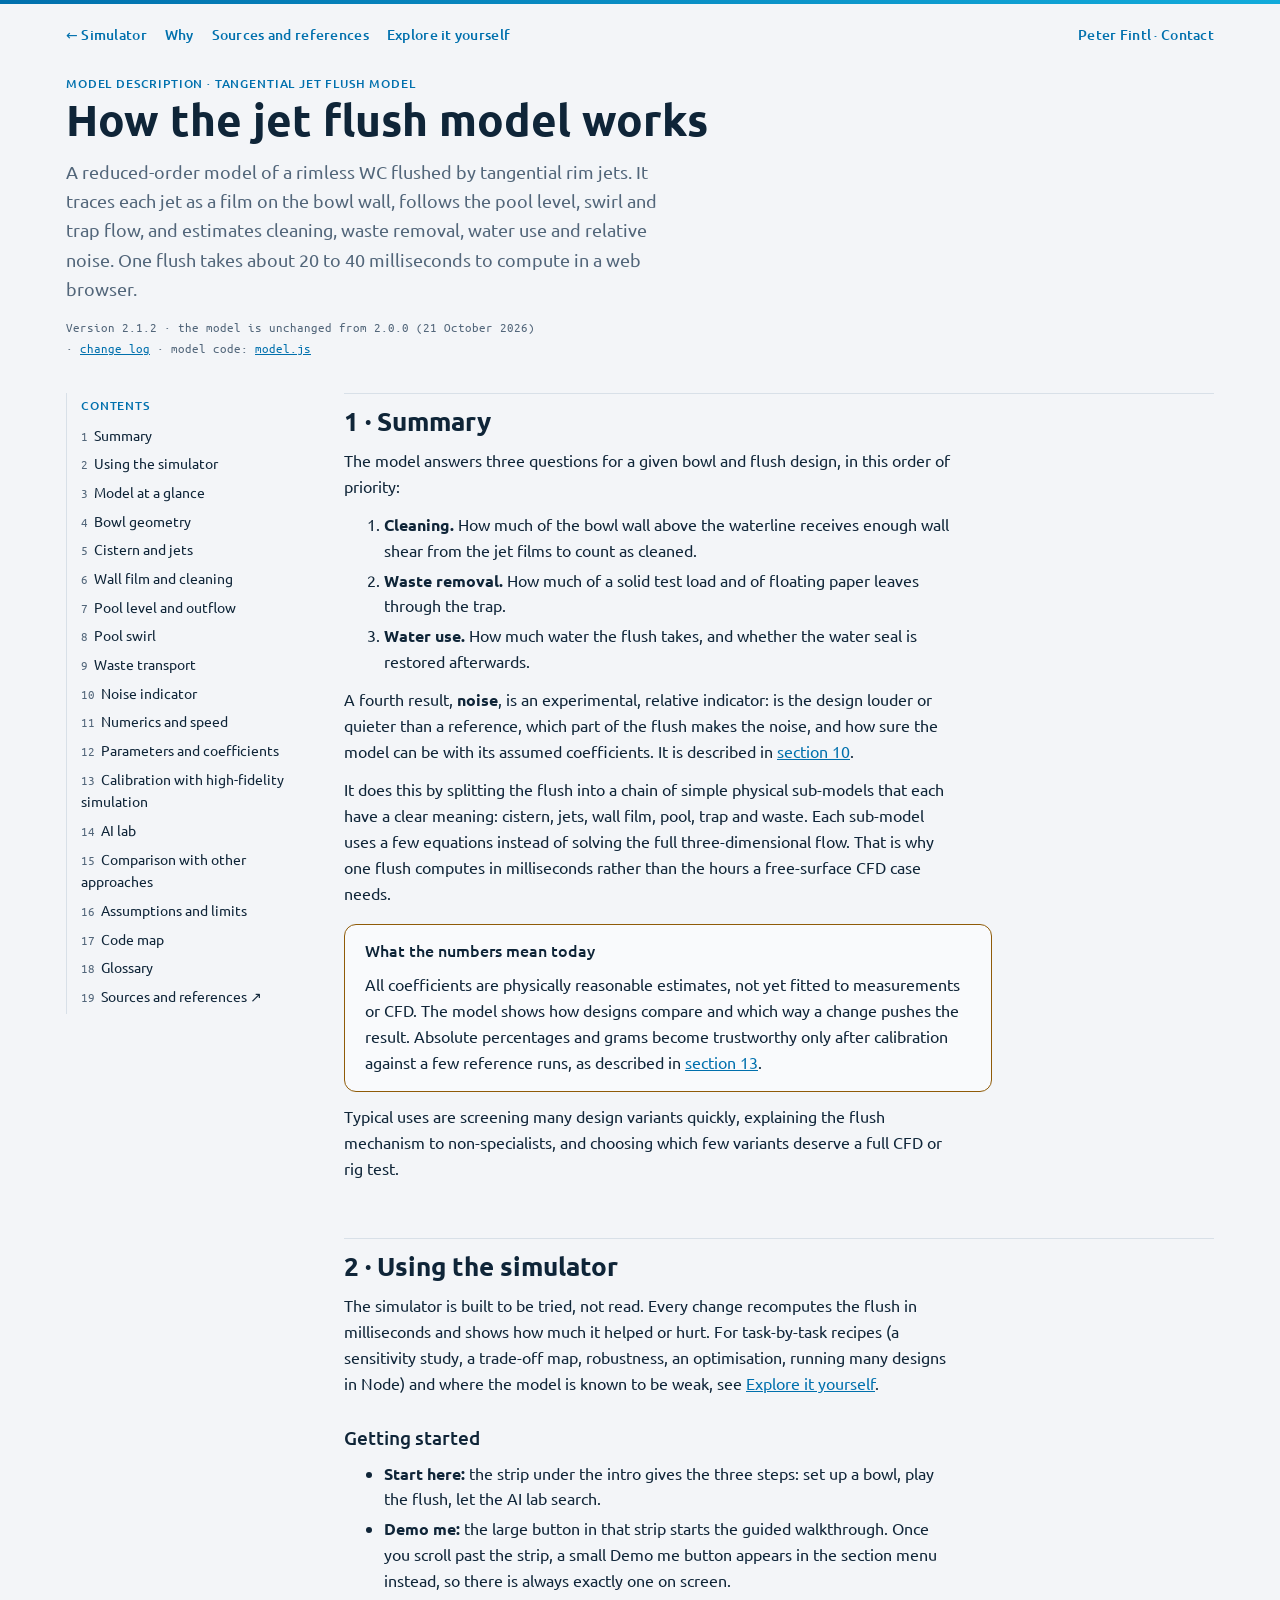
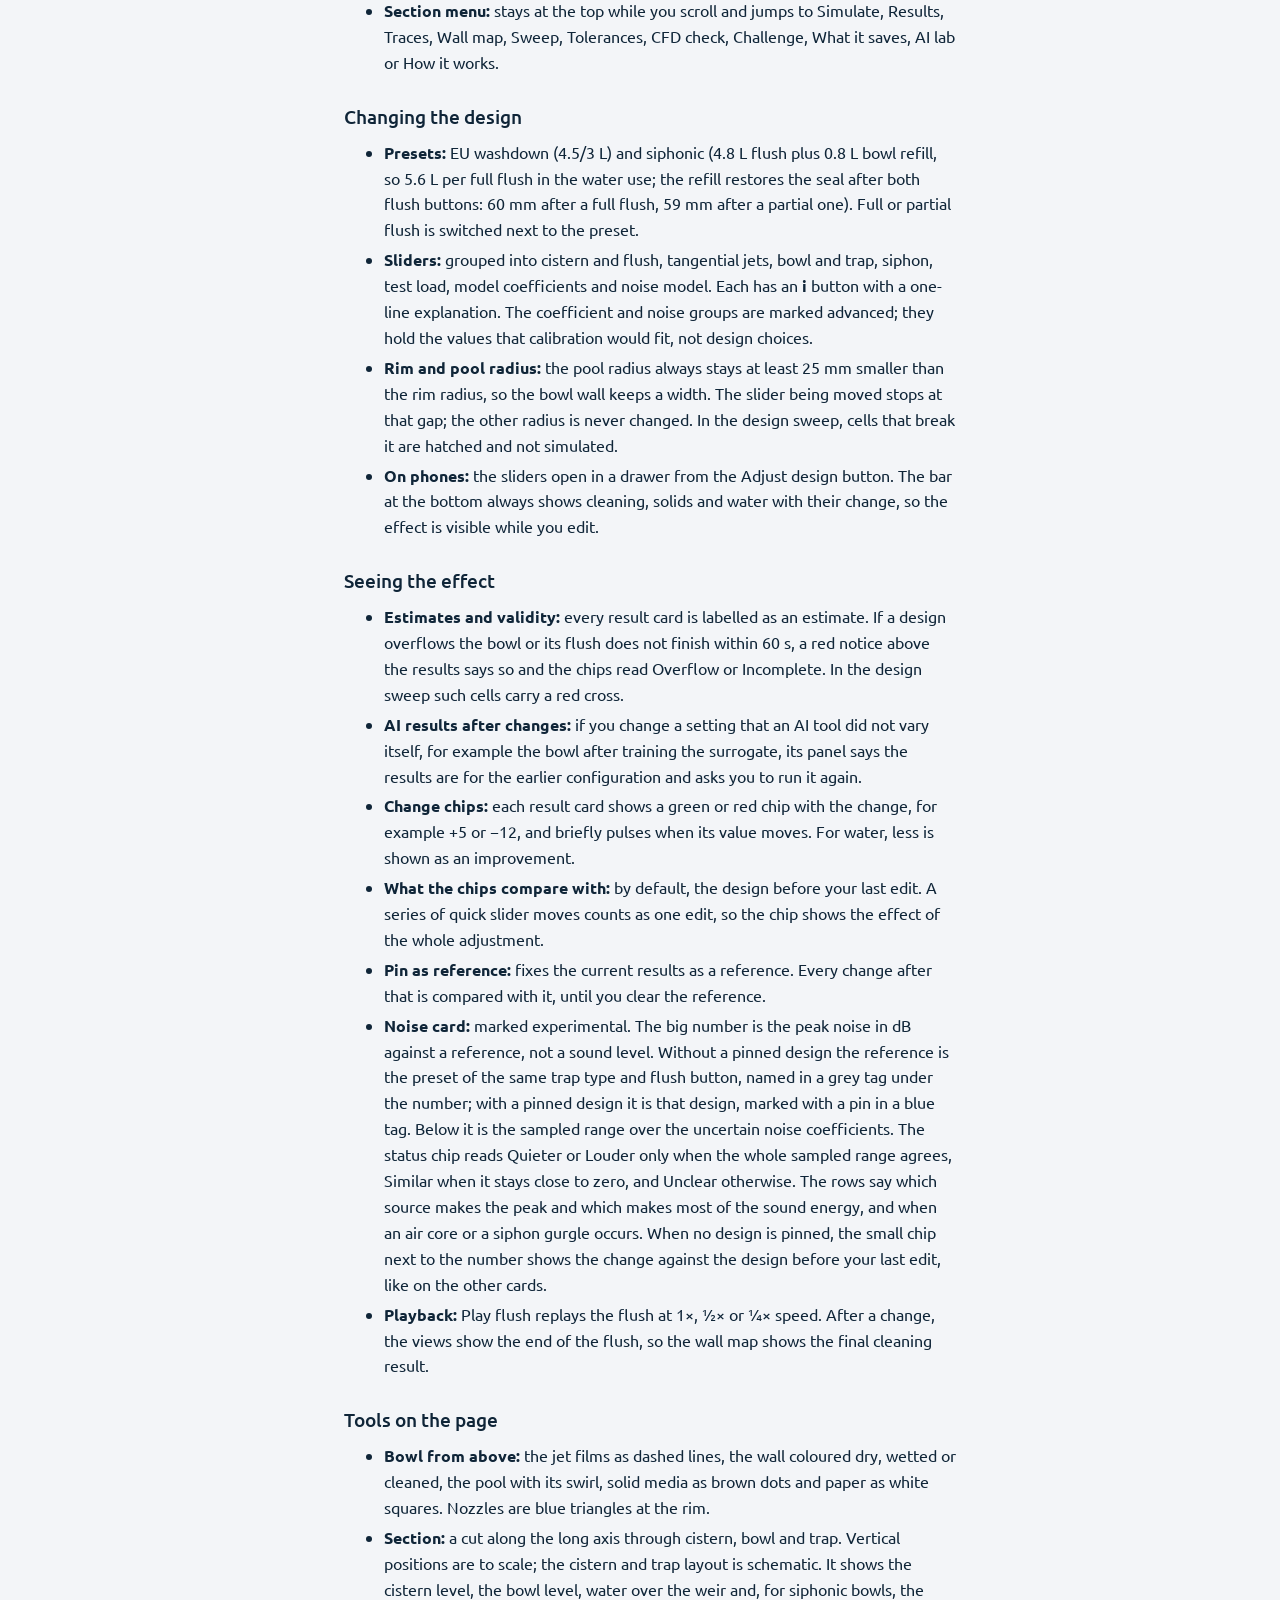
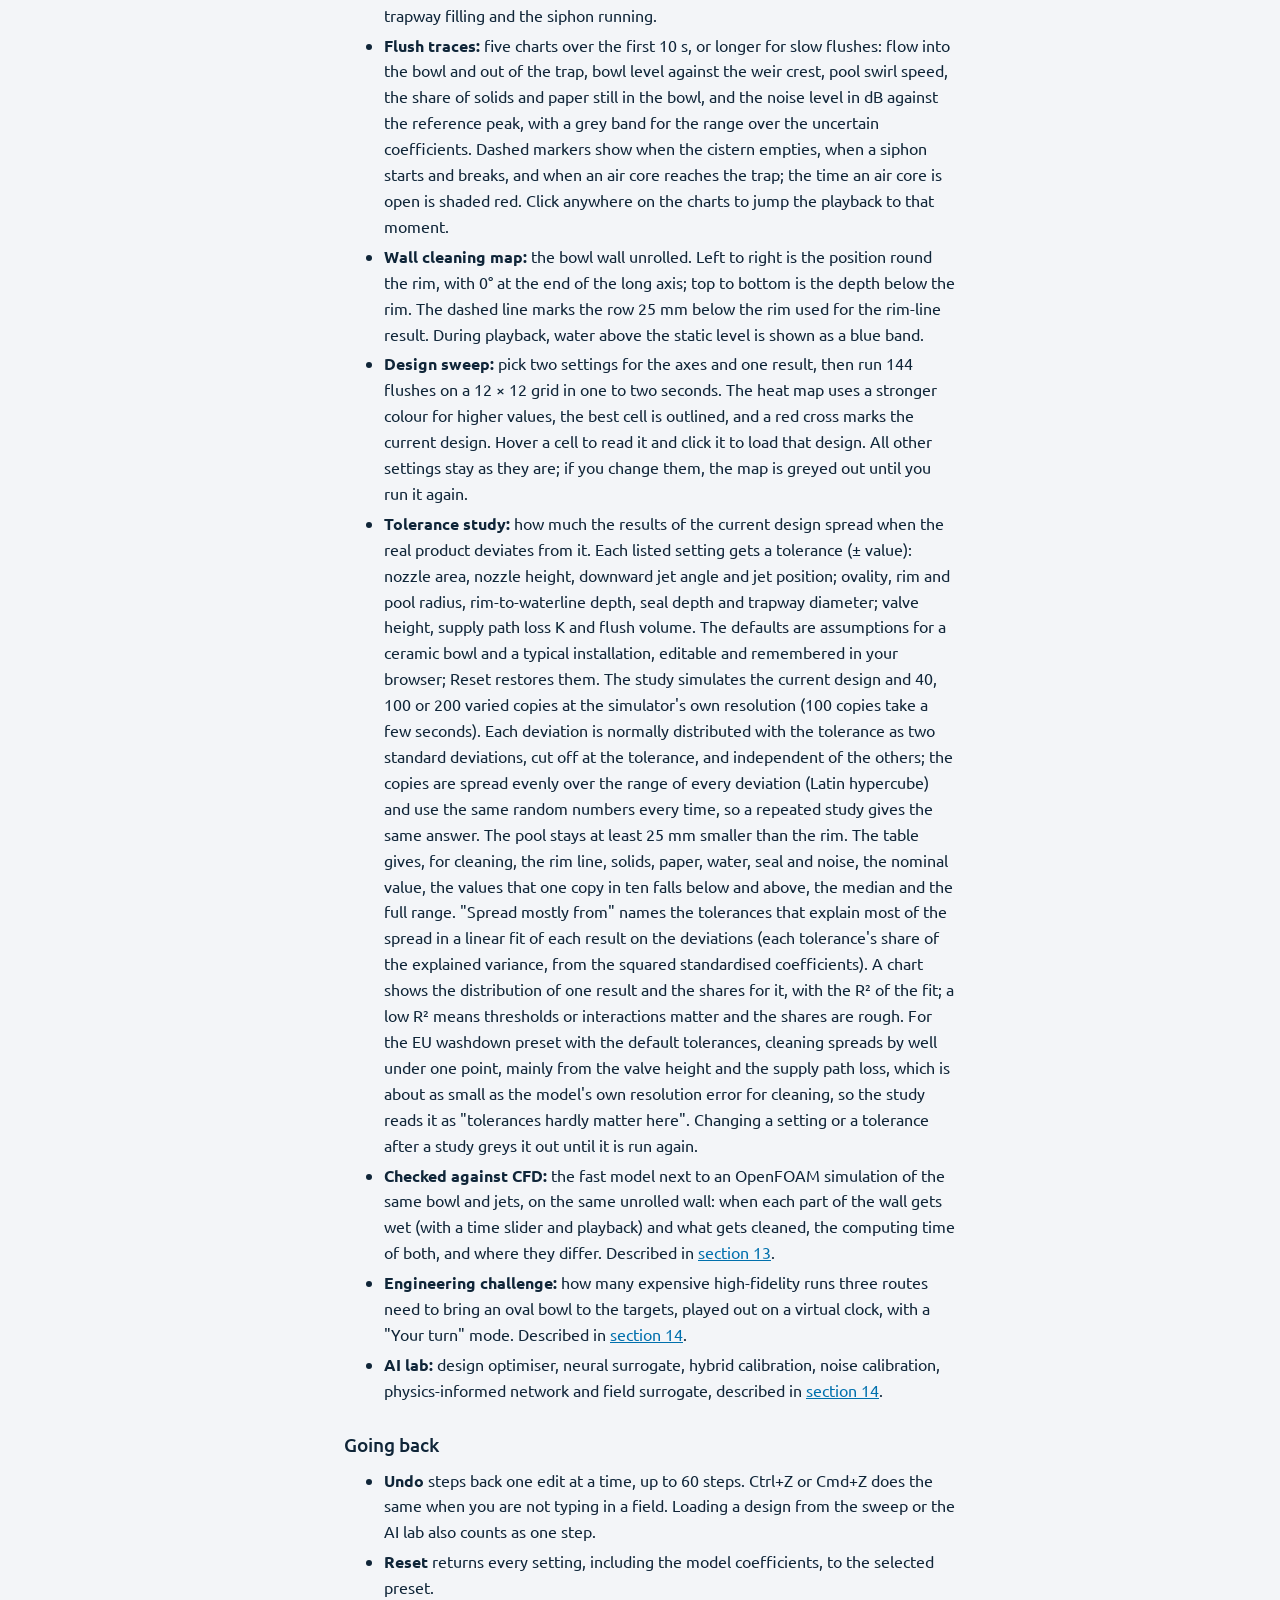
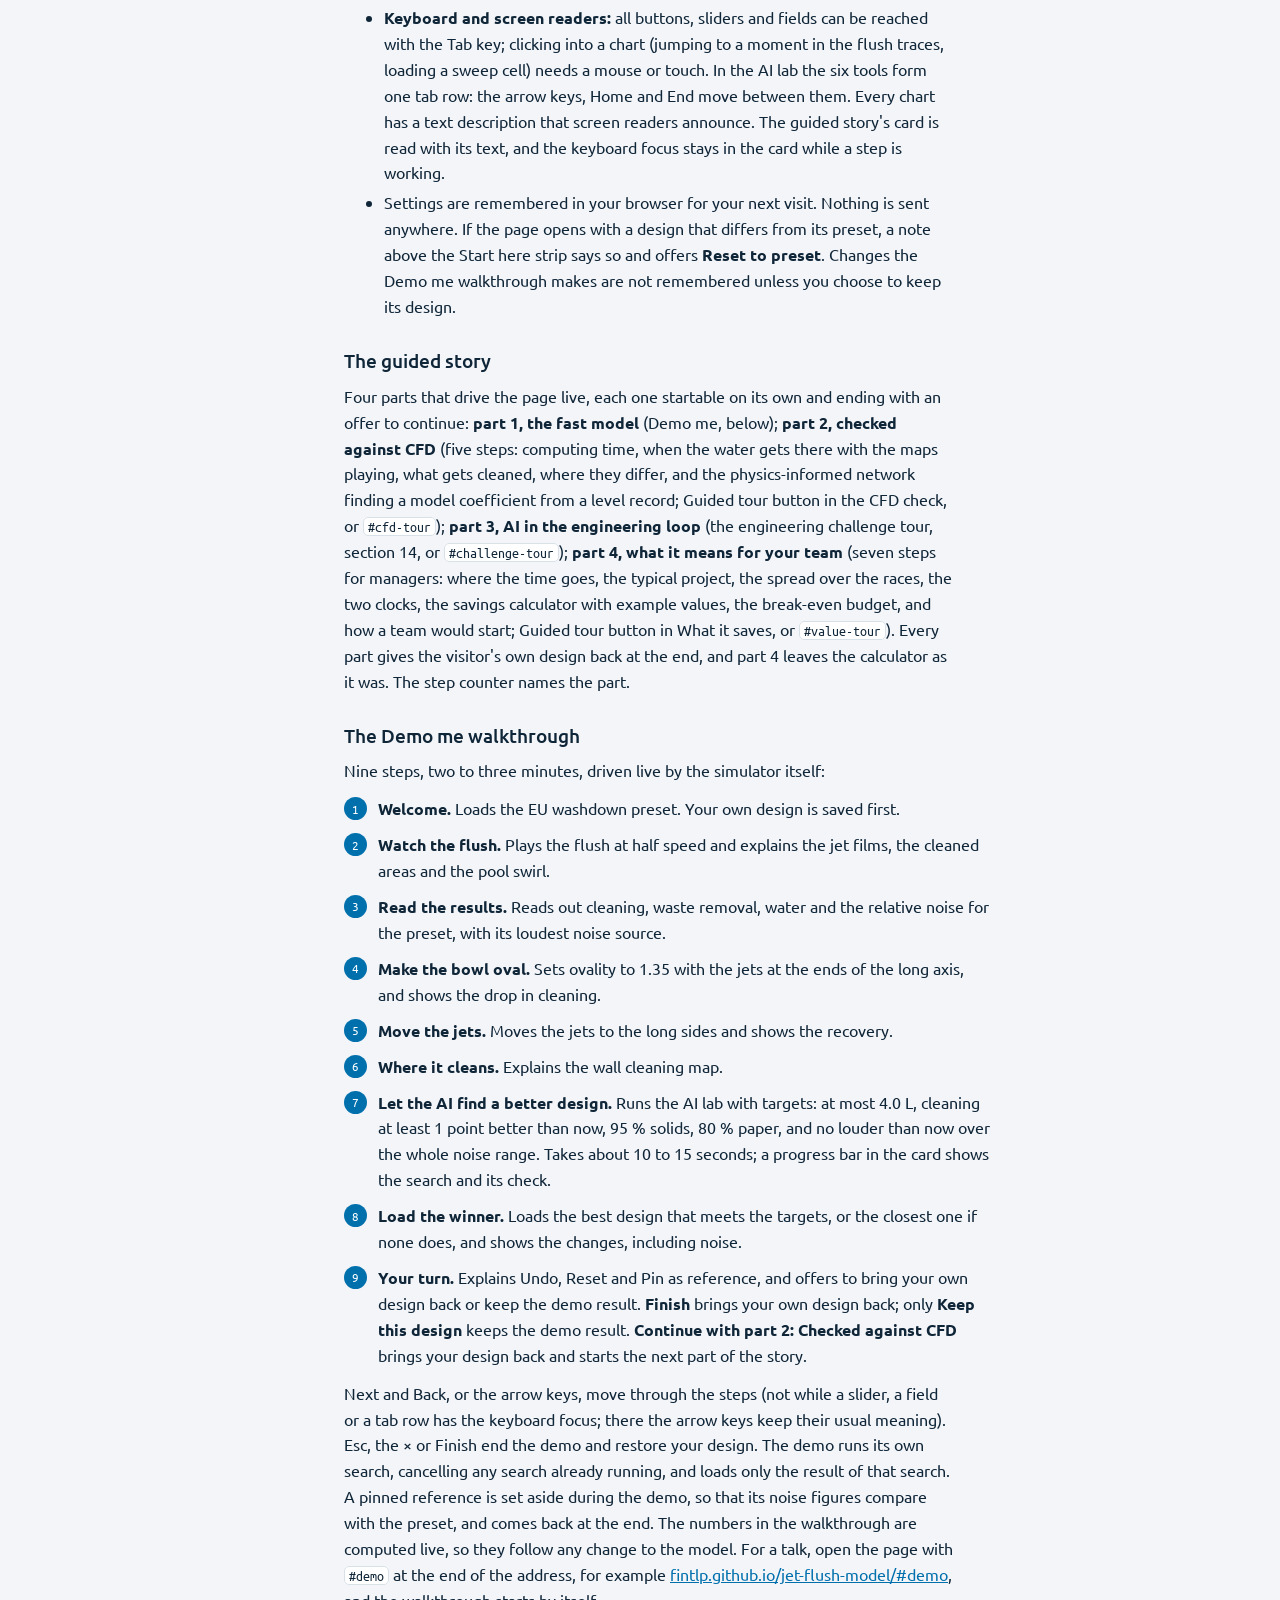
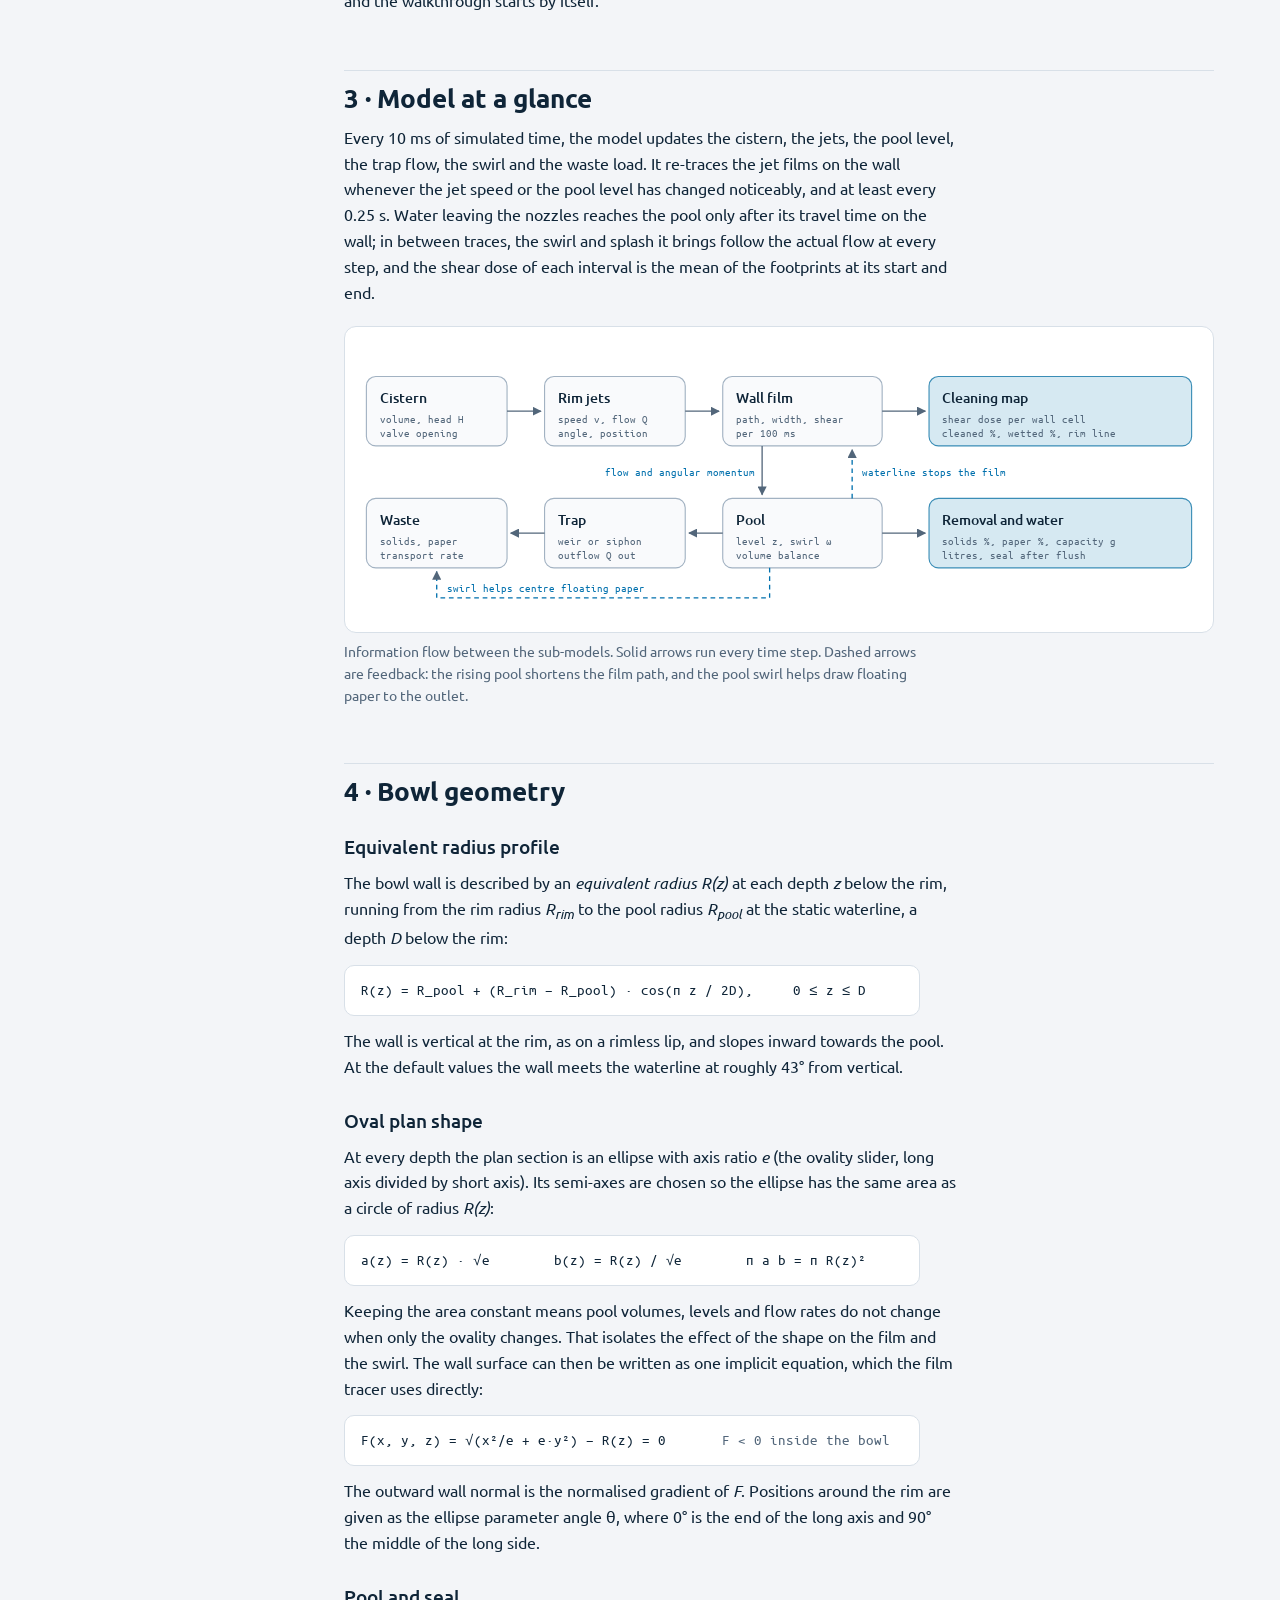
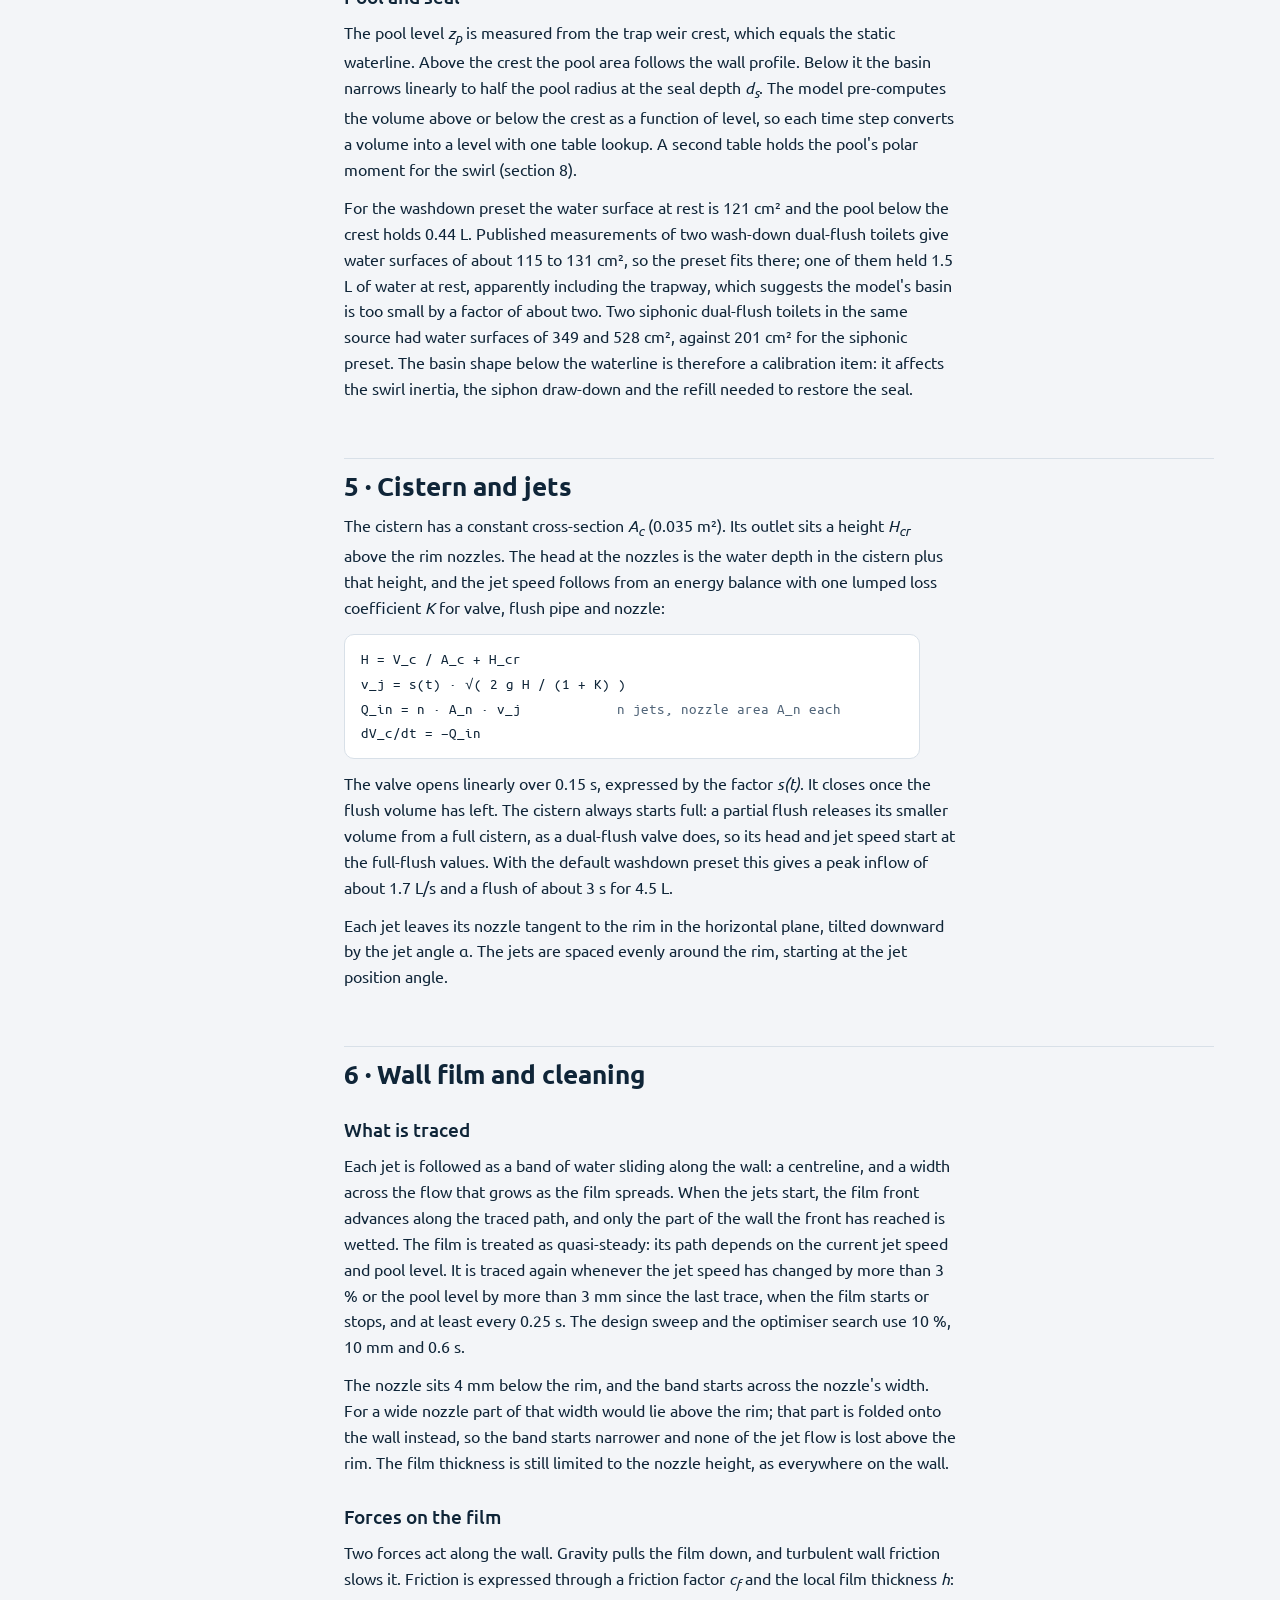
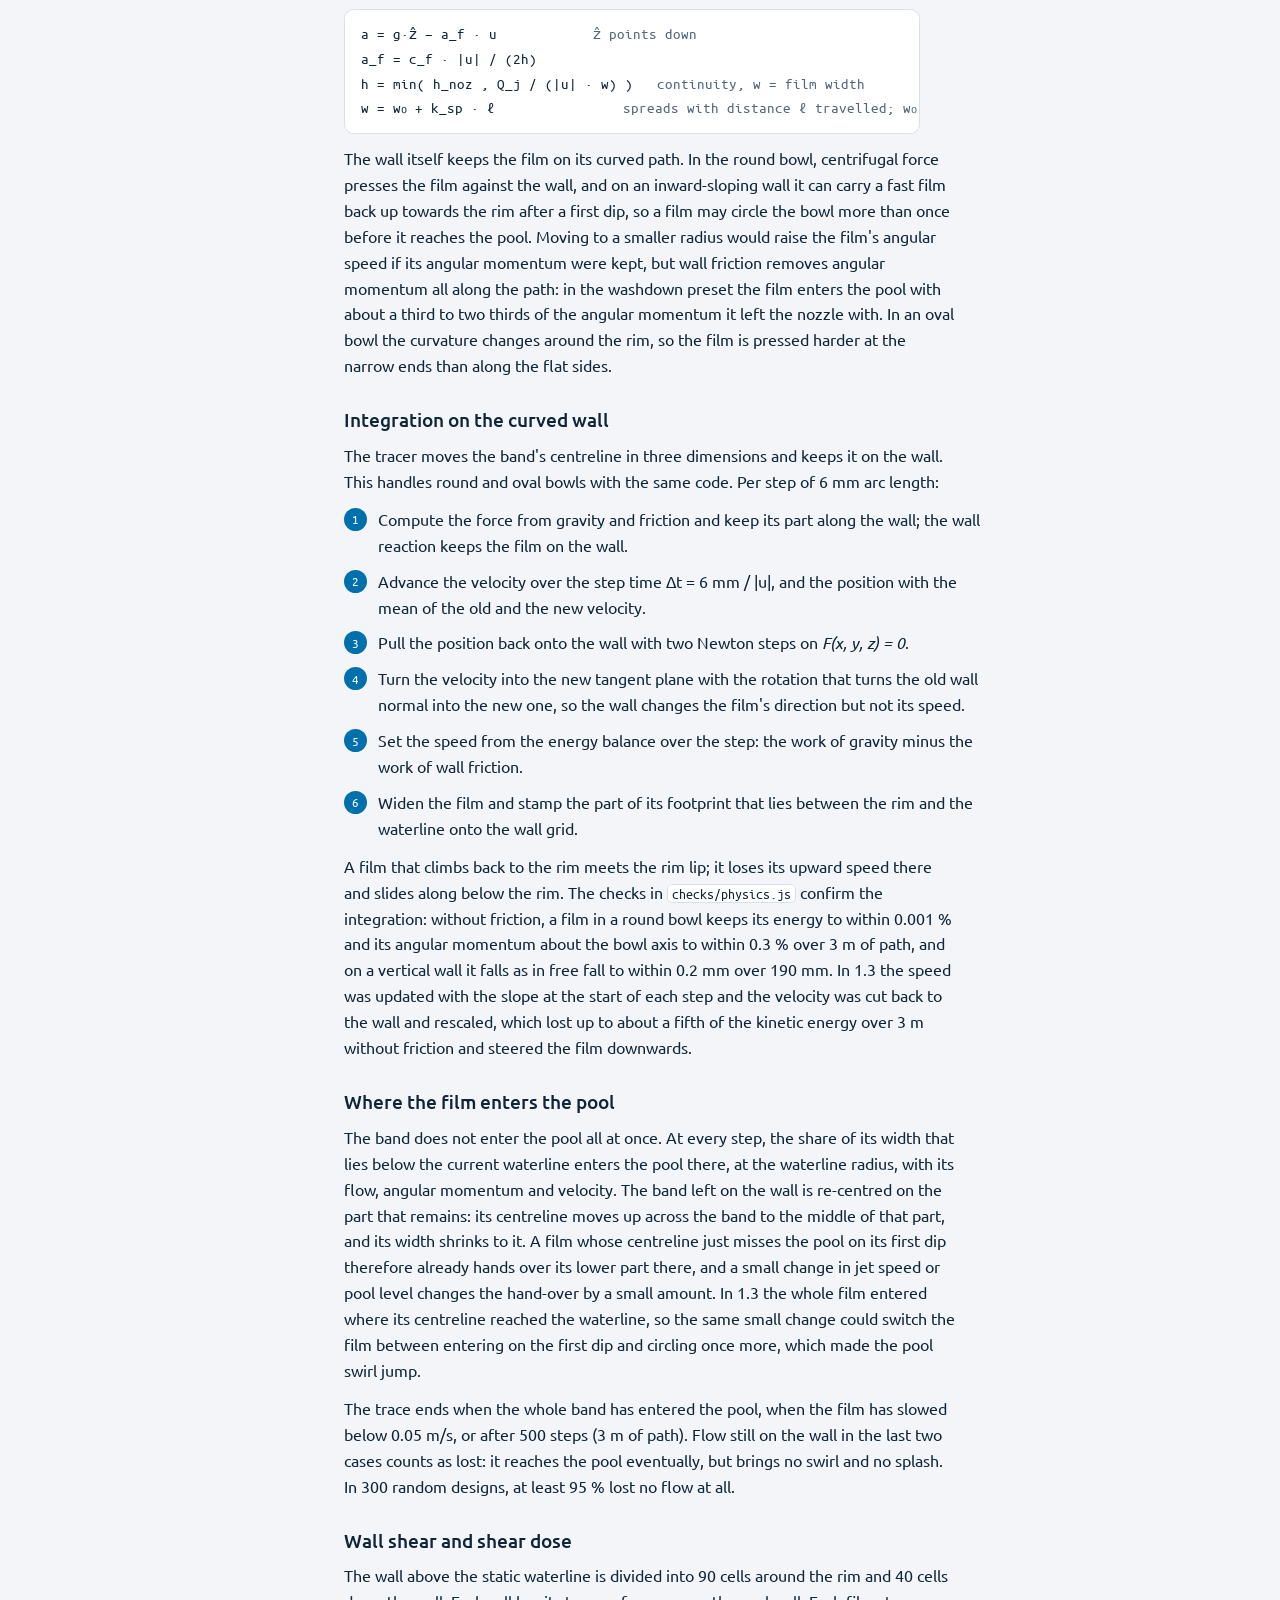
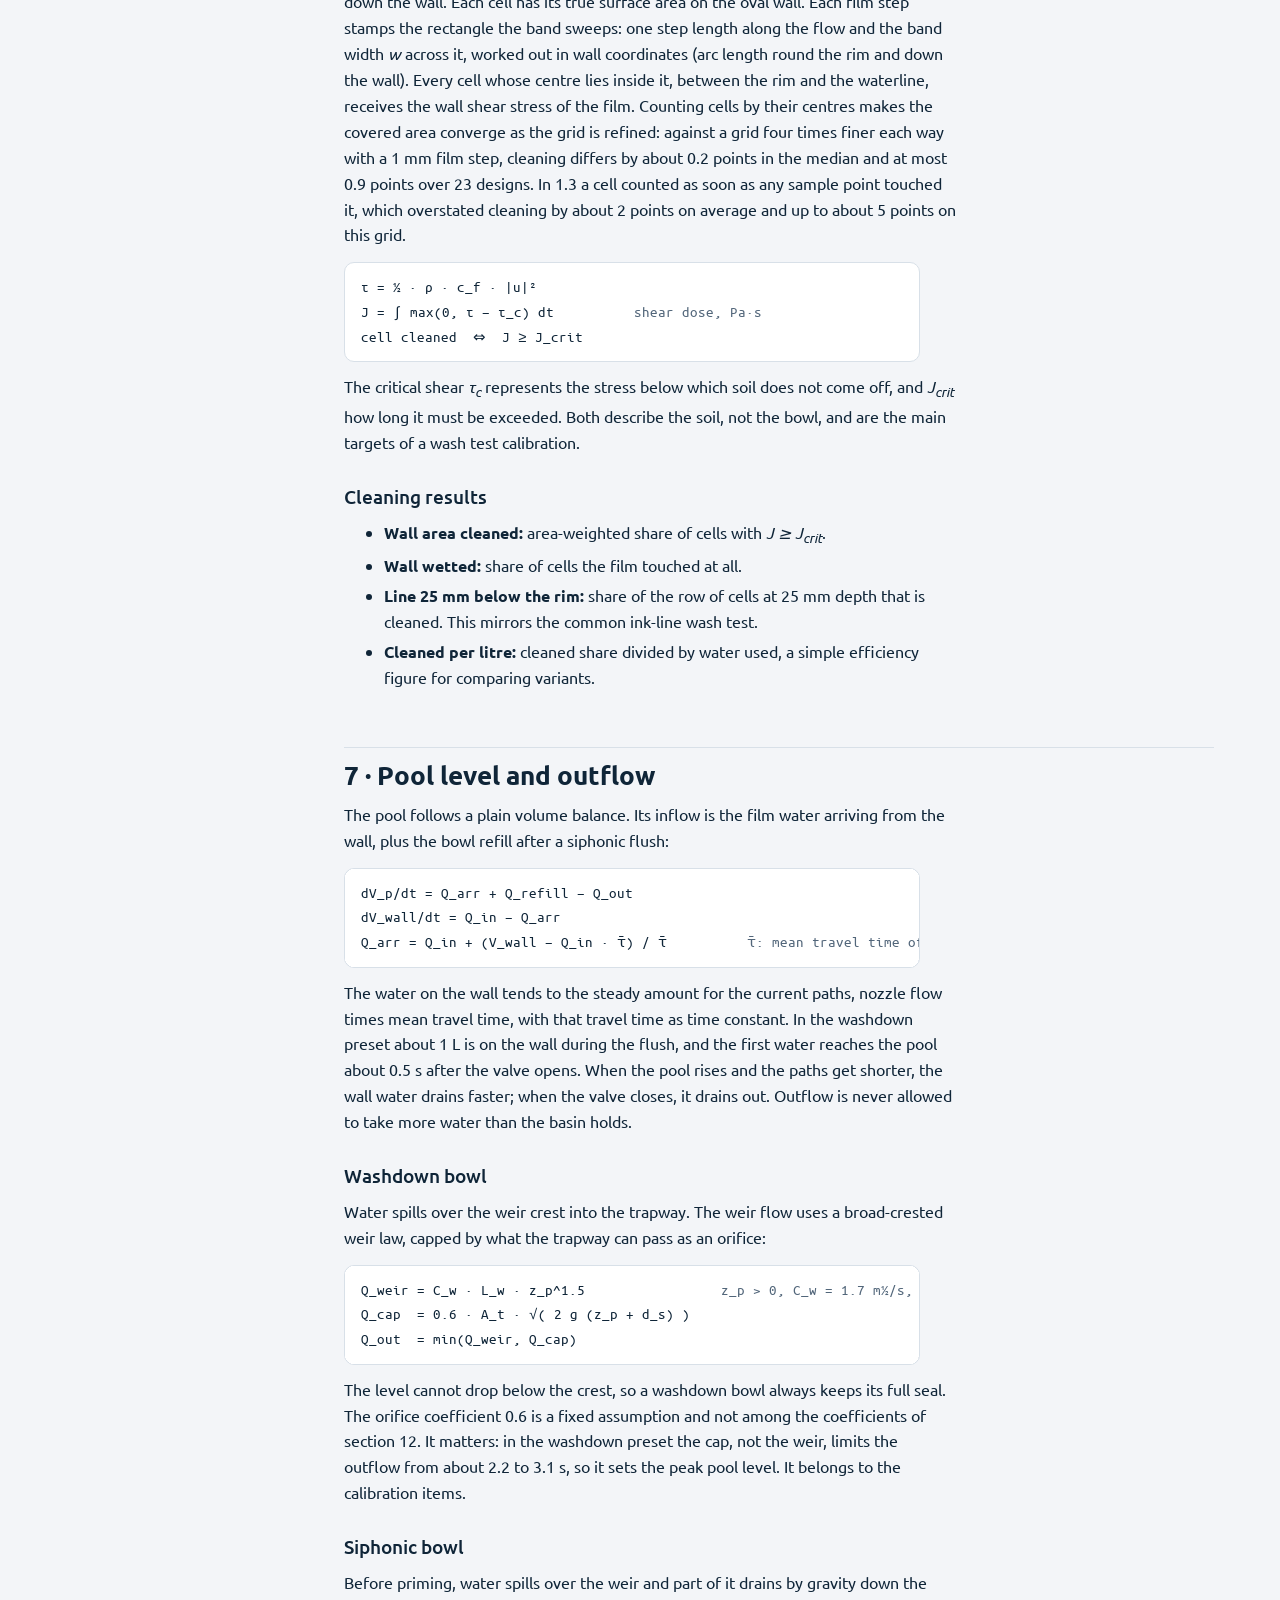
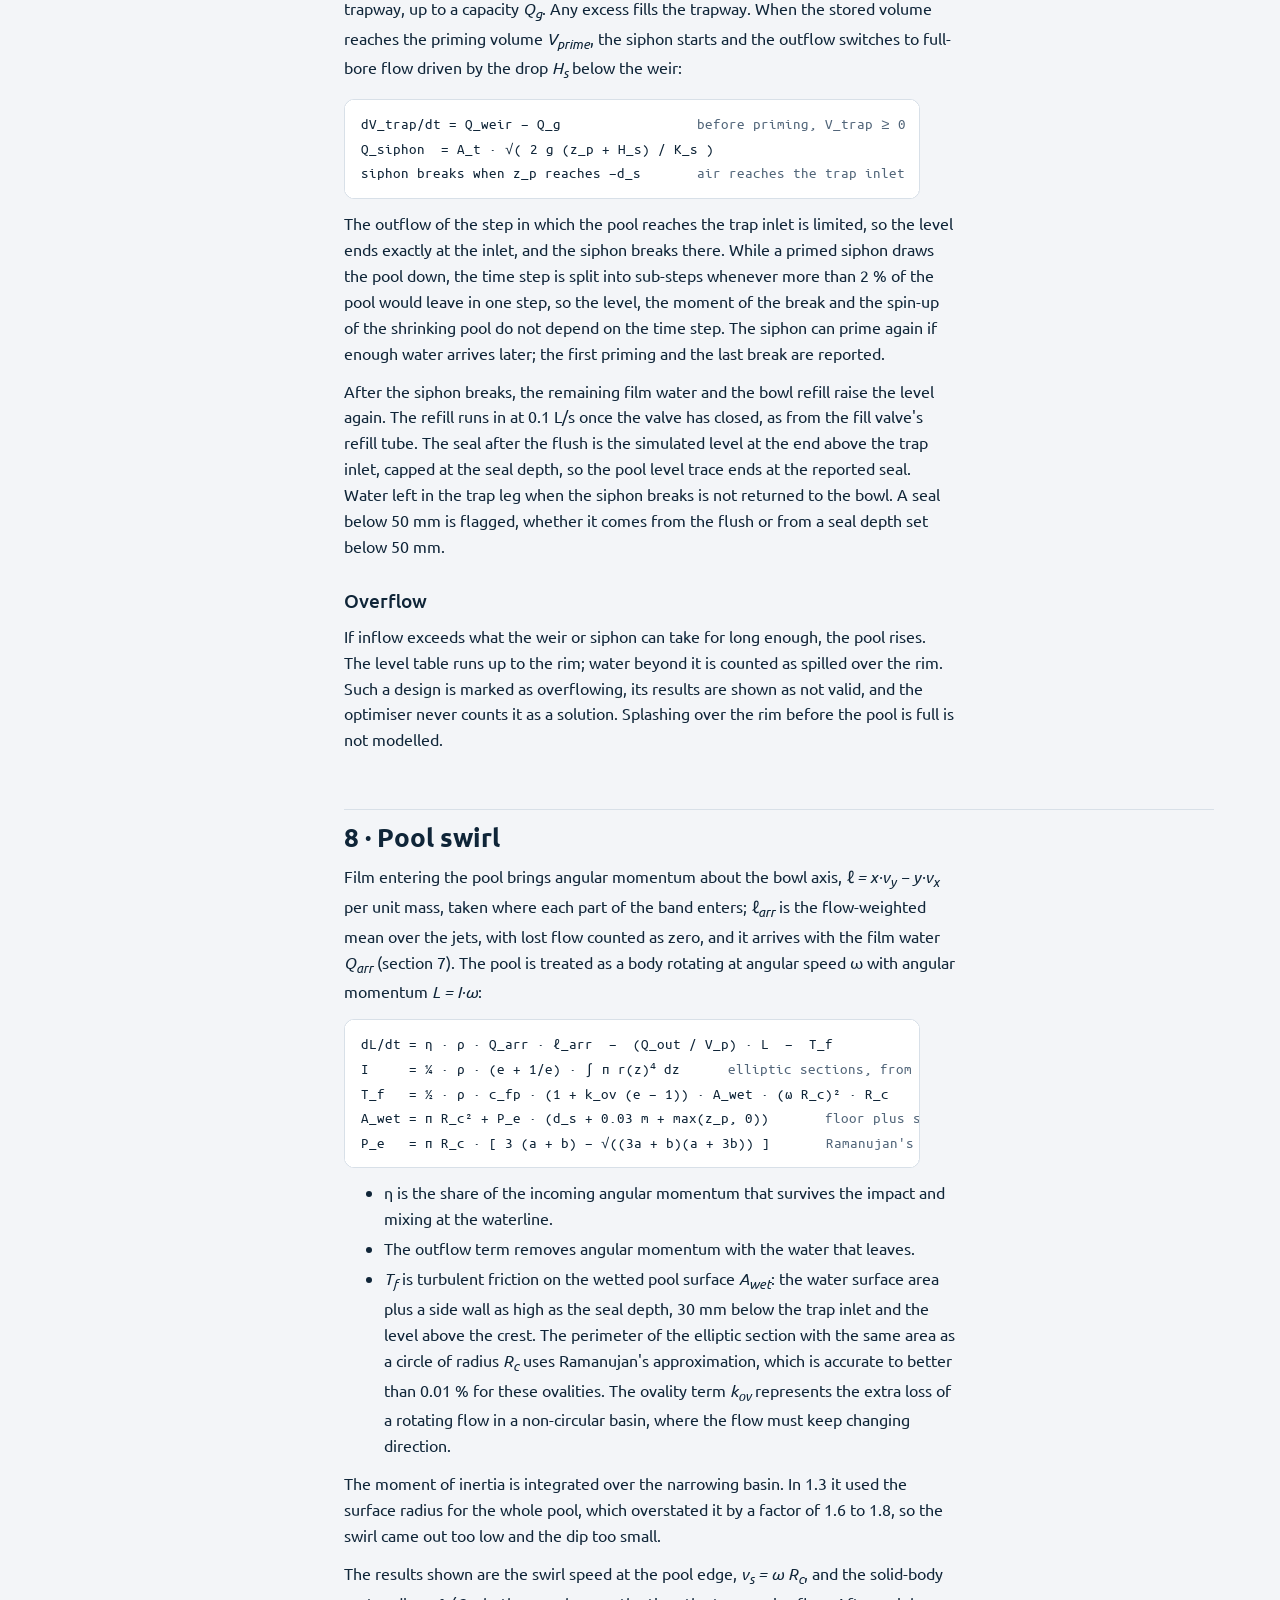
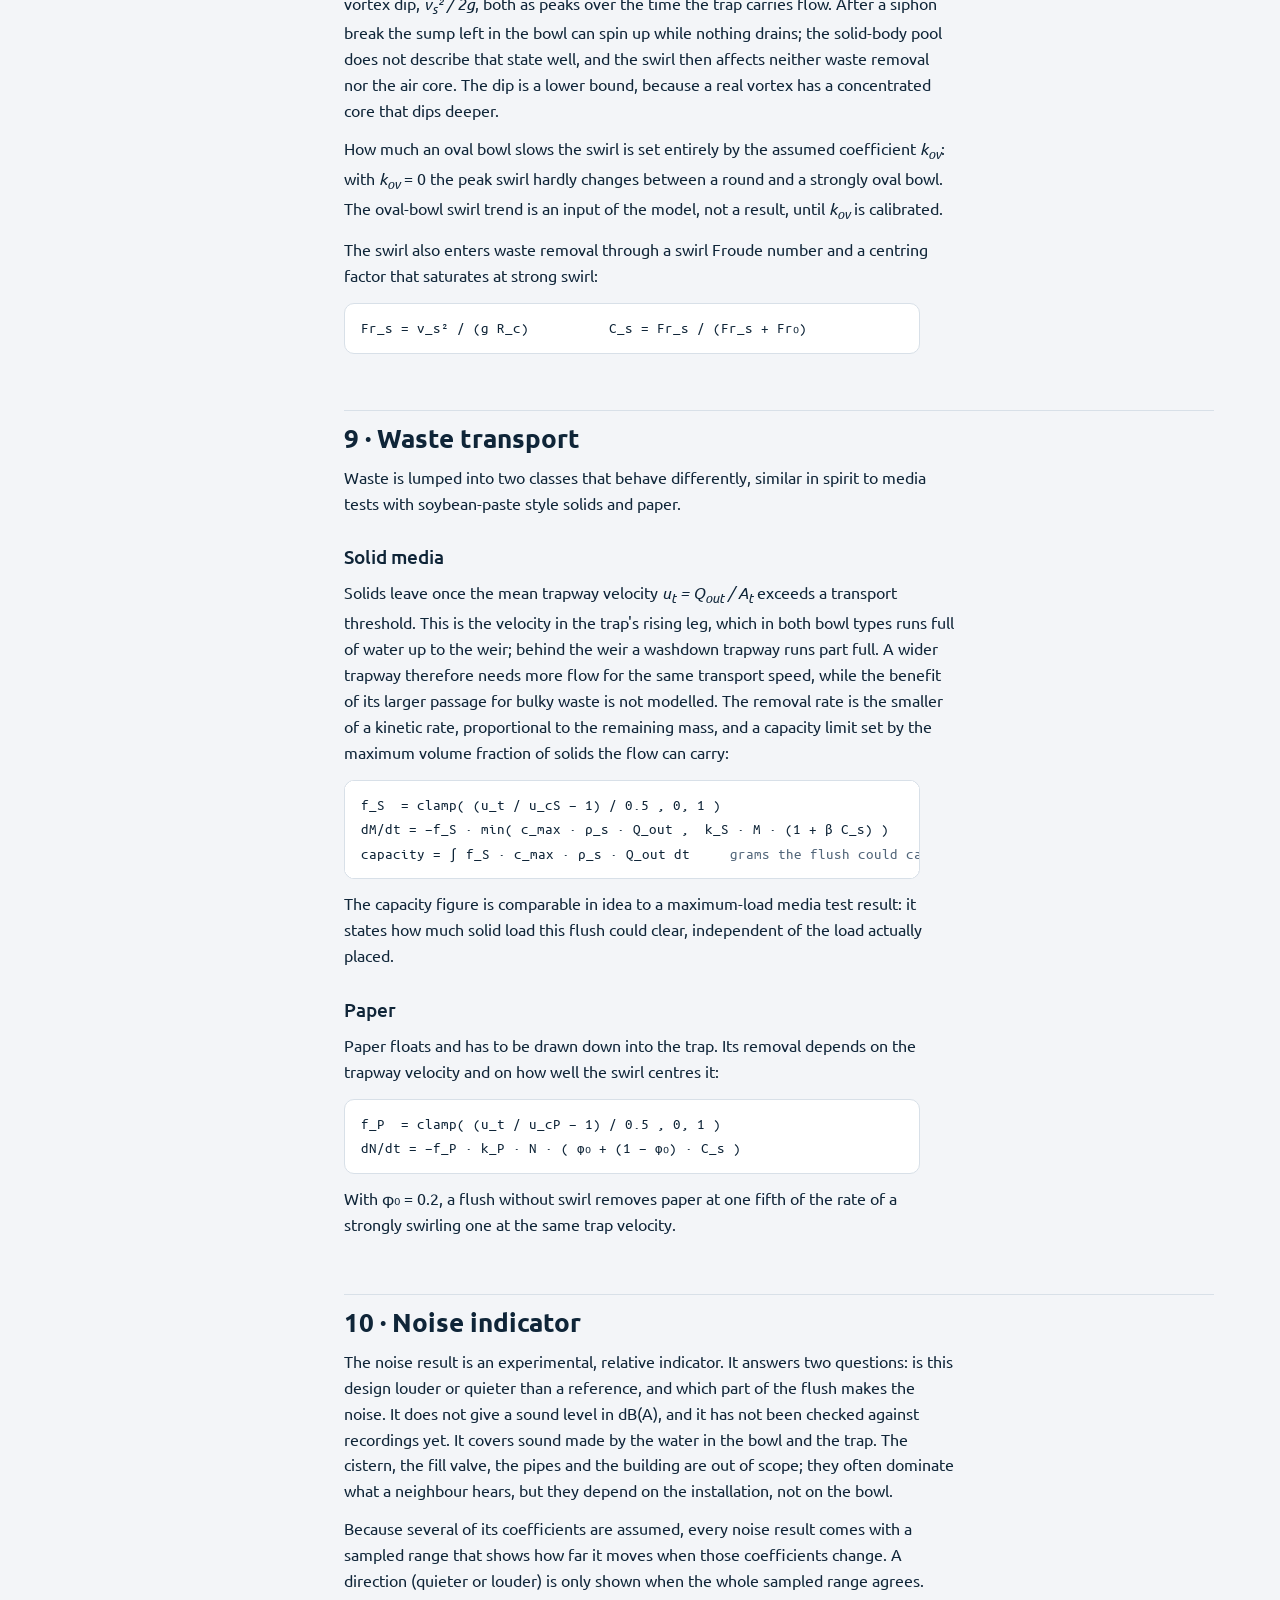
<file: method.html>
<!doctype html>
<html lang="en">
<head>
<meta charset="utf-8">
<meta name="viewport" content="width=device-width, initial-scale=1, viewport-fit=cover">
<meta name="description" content="How the Tangential Jet Flush Model works: geometry, wall film, pool swirl, outflow, waste transport, relative noise, numerics, coefficients and calibration.">
<title>Jet Flush Model Method</title>
<link rel="icon" href="data:image/svg+xml,%3Csvg xmlns=%22http://www.w3.org/2000/svg%22 viewBox=%220 0 32 32%22%3E%3Ccircle cx=%2216%22 cy=%2216%22 r=%2215%22 fill=%22%230070ad%22/%3E%3Cpath d=%22M9 13a7 7 0 0 0 14 0%22 fill=%22none%22 stroke=%22%23fff%22 stroke-width=%223%22 stroke-linecap=%22round%22/%3E%3C/svg%3E">
<link rel="preload" href="fonts/ubuntu-latin-400-normal.woff2" as="font" type="font/woff2" crossorigin>
<link rel="preload" href="fonts/ubuntu-latin-500-normal.woff2" as="font" type="font/woff2" crossorigin>
<link rel="stylesheet" href="fonts/fonts.css">
<style>
/* Layout: technical report. Narrow reading column with a sticky contents rail on wide screens; equations and tables sit in their own blocks. */
:root{
  --bg:#f3f5f8; --surface:#f9fafc; --raised:#ffffff; --ink:#0f2538; --muted:#52667a; --line:#d8e0e8; --line-strong:#a2b2c2;
  --accent:#0070ad; --water:#3a8db6; --water-soft:#d6e9f2; --clean:#17876c; --solid:#8a5a2b; --warn:#8f5b08;
  --f-display:"Ubuntu",system-ui,-apple-system,"Segoe UI",sans-serif;
  --f-body:"Ubuntu",system-ui,-apple-system,"Segoe UI",sans-serif;
  --f-mono:"Ubuntu Mono",ui-monospace,SFMono-Regular,Menlo,Consolas,monospace;
  --brand-1:#0070ad; --brand-2:#12abdb;
}
@media (prefers-color-scheme: dark){ :root:not([data-theme="light"]){
  --bg:#08131d; --surface:#0d1b28; --raised:#122333; --ink:#e4ecf3; --muted:#8fa3b5; --line:#1c3044; --line-strong:#3e5a72;
  --accent:#12abdb; --water:#4aa5d2; --water-soft:#1c3a48; --clean:#35b58e; --solid:#c48b52; --warn:#e2a646; color-scheme:dark } }
:root[data-theme="dark"]{
  --bg:#08131d; --surface:#0d1b28; --raised:#122333; --ink:#e4ecf3; --muted:#8fa3b5; --line:#1c3044; --line-strong:#3e5a72;
  --accent:#12abdb; --water:#4aa5d2; --water-soft:#1c3a48; --clean:#35b58e; --solid:#c48b52; --warn:#e2a646; color-scheme:dark }
*{box-sizing:border-box}
html{-webkit-text-size-adjust:100%}
body{margin:0;background:var(--bg);color:var(--ink);font-family:var(--f-body);font-size:16px;line-height:1.62}
.wrap{max-width:1180px;margin:0 auto;padding-left:max(16px, env(safe-area-inset-left, 0px));padding-right:max(16px, env(safe-area-inset-right, 0px));padding-block:20px 64px}
a{color:var(--accent)}
.site{display:flex;justify-content:space-between;gap:12px;flex-wrap:wrap;margin-bottom:22px;font-family:var(--f-display);font-weight:500;font-size:14px;letter-spacing:.02em}
.site a{text-decoration:none}
.site a:hover{text-decoration:underline}
h1,h2,h3,h4{font-family:var(--f-display);text-wrap:balance;line-height:1.15;margin:0}
h1{font-size:clamp(30px,4vw,44px);font-weight:700}
h2{font-size:26px;font-weight:700;margin-top:56px;padding-top:12px;border-top:1px solid var(--line)}
h3{font-size:19px;font-weight:500;margin-top:30px}
h4{font-size:16px;font-weight:500;margin-top:20px}
p,ul,ol{margin:12px 0 0;max-width:68ch}
li{margin-top:4px}
.eyebrow{font-family:var(--f-display);font-weight:500;font-size:12px;letter-spacing:.09em;text-transform:uppercase;color:var(--muted)}
.lede{font-size:18px;color:var(--muted);max-width:62ch;margin-top:12px}
.meta{font-family:var(--f-mono);font-size:13px;color:var(--muted);margin-top:14px}
.layout{display:grid;grid-template-columns:230px minmax(0,1fr);gap:48px;margin-top:34px;align-items:start}
@media (max-width:900px){ .layout{grid-template-columns:minmax(0,1fr)} .toc{position:static!important;max-height:none!important} }
.toc{position:sticky;top:calc(env(safe-area-inset-top, 0px) + 16px);max-height:calc(100vh - 32px);overflow:auto;font-size:14px;border-left:1px solid var(--line);padding-left:14px}
.toc ol{list-style:none;padding:0;margin:8px 0 0}
.toc li{margin:6px 0}
.toc a{text-decoration:none;color:var(--ink)}
.toc a:hover{color:var(--accent)}
.toc .n{font-family:var(--f-mono);color:var(--muted);margin-right:6px;font-size:12.5px}
main{min-width:0}
main > section:first-child h2{margin-top:0}
.box{background:var(--surface);border:1px solid var(--line);border-radius:12px;padding:16px 20px;margin-top:18px;max-width:72ch}
.box h4{margin-top:0}
.box.note{border-color:var(--warn)}
.eq{font-family:var(--f-mono);font-size:14.5px;background:var(--raised);border:1px solid var(--line);border-radius:10px;padding:12px 16px;margin-top:14px;max-width:72ch;overflow-x:auto;white-space:pre;line-height:1.7}
.eq .c{color:var(--muted)}
code{font-family:var(--f-mono);font-size:.9em;background:var(--raised);border:1px solid var(--line);border-radius:5px;padding:0 4px}
.sym{font-style:italic;font-family:var(--f-body)}
.tablewrap{overflow-x:auto;margin-top:16px;max-width:100%}
table{border-collapse:collapse;font-size:14px;min-width:640px;width:100%;background:var(--raised);border:1px solid var(--line)}
th,td{text-align:left;padding:8px 10px;border-bottom:1px solid var(--line);vertical-align:top}
th{font-family:var(--f-display);font-weight:500;font-size:12.5px;letter-spacing:.06em;text-transform:uppercase;color:var(--muted);background:var(--surface)}
td.num{font-family:var(--f-mono);font-variant-numeric:tabular-nums;white-space:nowrap}
figure{margin:20px 0 0;max-width:100%}
figcaption{font-size:13.5px;color:var(--muted);margin-top:8px;max-width:72ch}
.diagram{overflow-x:auto;background:var(--raised);border:1px solid var(--line);border-radius:12px;padding:12px}
.diagram svg{display:block;min-width:720px;width:100%;height:auto}
.d-box{fill:var(--surface);stroke:var(--line-strong);stroke-width:1.2}
.d-box.out{fill:var(--water-soft);stroke:var(--water)}
.d-t{fill:var(--ink);font-family:var(--f-display);font-weight:500;font-size:15px}
.d-s{fill:var(--muted);font-family:var(--f-mono);font-size:11.5px}
.d-a{stroke:var(--muted);stroke-width:1.4;fill:none}
.d-ah{fill:var(--muted)}
.d-fb{stroke:var(--accent);stroke-width:1.4;fill:none;stroke-dasharray:5 4}
.d-l{fill:var(--accent);font-family:var(--f-mono);font-size:11.5px}
.steps{counter-reset:st;list-style:none;padding:0;max-width:72ch}
.steps li{counter-increment:st;position:relative;padding-left:34px;margin-top:10px}
.steps li::before{content:counter(st);position:absolute;left:0;top:1px;width:23px;height:23px;border-radius:50%;background:var(--accent);color:var(--raised);font-family:var(--f-mono);font-size:12.5px;display:grid;place-items:center}
.foot{margin-top:64px;padding-top:14px;border-top:1px solid var(--line);font-size:14px;color:var(--muted);display:flex;flex-wrap:wrap;gap:8px 20px;justify-content:space-between}
:focus-visible{outline:2px solid var(--accent);outline-offset:2px}
.navl{display:inline-flex;gap:18px;flex-wrap:wrap}

/* Capgemini-inspired look: Ubuntu, brand blues, a thin brand gradient across the top, pill-shaped buttons */
body::before{content:"";display:block;height:4px;background:linear-gradient(90deg,var(--brand-1),var(--brand-2))}
h1,h2,h3,h4{letter-spacing:0}
.eyebrow{color:var(--accent);letter-spacing:.07em}
.btn{border-radius:999px}
</style>
</head>
<body>
<div class="wrap">
  <nav class="site" aria-label="Site">
    <span class="navl"><a href="./">← Simulator</a><a href="why.html">Why</a><a href="sources.html">Sources and references</a><a href="explore.html">Explore it yourself</a></span>
    <a href="https://fintlp.github.io/latest-news/#contact" target="_blank" rel="noopener">Peter Fintl · Contact</a>
  </nav>

  <header>
    <span class="eyebrow">Model description · Tangential Jet Flush Model</span>
    <h1>How the jet flush model works</h1>
    <p class="lede">A reduced-order model of a rimless WC flushed by tangential rim jets. It traces each jet as a film on the bowl wall, follows the pool level, swirl and trap flow, and estimates cleaning, waste removal, water use and relative noise. One flush takes about 20 to 40 milliseconds to compute in a web browser.</p>
    <p class="meta">Version 2.1.2 · the model is unchanged from 2.0.0 (21 October 2026) · <a href="https://github.com/fintlp/jet-flush-model#change-log">change log</a> · model code: <a href="https://github.com/fintlp/jet-flush-model/blob/main/model.js">model.js</a></p>
  </header>

  <div class="layout">
    <nav class="toc" aria-label="Contents">
      <span class="eyebrow">Contents</span>
      <ol>
        <li><a href="#summary"><span class="n">1</span>Summary</a></li>
        <li><a href="#using"><span class="n">2</span>Using the simulator</a></li>
        <li><a href="#overview"><span class="n">3</span>Model at a glance</a></li>
        <li><a href="#geometry"><span class="n">4</span>Bowl geometry</a></li>
        <li><a href="#cistern"><span class="n">5</span>Cistern and jets</a></li>
        <li><a href="#film"><span class="n">6</span>Wall film and cleaning</a></li>
        <li><a href="#outflow"><span class="n">7</span>Pool level and outflow</a></li>
        <li><a href="#swirl"><span class="n">8</span>Pool swirl</a></li>
        <li><a href="#waste"><span class="n">9</span>Waste transport</a></li>
        <li><a href="#noise"><span class="n">10</span>Noise indicator</a></li>
        <li><a href="#numerics"><span class="n">11</span>Numerics and speed</a></li>
        <li><a href="#coefficients"><span class="n">12</span>Parameters and coefficients</a></li>
        <li><a href="#calibration"><span class="n">13</span>Calibration with high-fidelity simulation</a></li>
        <li><a href="#ailab"><span class="n">14</span>AI lab</a></li>
        <li><a href="#approaches"><span class="n">15</span>Comparison with other approaches</a></li>
        <li><a href="#limits"><span class="n">16</span>Assumptions and limits</a></li>
        <li><a href="#code"><span class="n">17</span>Code map</a></li>
        <li><a href="#glossary"><span class="n">18</span>Glossary</a></li>
        <li><a href="sources.html"><span class="n">19</span>Sources and references ↗</a></li>
      </ol>
    </nav>

    <main>
      <section id="summary">
        <h2>1 · Summary</h2>
        <p>The model answers three questions for a given bowl and flush design, in this order of priority:</p>
        <ol>
          <li><strong>Cleaning.</strong> How much of the bowl wall above the waterline receives enough wall shear from the jet films to count as cleaned.</li>
          <li><strong>Waste removal.</strong> How much of a solid test load and of floating paper leaves through the trap.</li>
          <li><strong>Water use.</strong> How much water the flush takes, and whether the water seal is restored afterwards.</li>
        </ol>
        <p>A fourth result, <strong>noise</strong>, is an experimental, relative indicator: is the design louder or quieter than a reference, which part of the flush makes the noise, and how sure the model can be with its assumed coefficients. It is described in <a href="#noise">section 10</a>.</p>
        <p>It does this by splitting the flush into a chain of simple physical sub-models that each have a clear meaning: cistern, jets, wall film, pool, trap and waste. Each sub-model uses a few equations instead of solving the full three-dimensional flow. That is why one flush computes in milliseconds rather than the hours a free-surface CFD case needs.</p>
        <div class="box note">
          <h4>What the numbers mean today</h4>
          <p>All coefficients are physically reasonable estimates, not yet fitted to measurements or CFD. The model shows how designs compare and which way a change pushes the result. Absolute percentages and grams become trustworthy only after calibration against a few reference runs, as described in <a href="#calibration">section 13</a>.</p>
        </div>
        <p>Typical uses are screening many design variants quickly, explaining the flush mechanism to non-specialists, and choosing which few variants deserve a full CFD or rig test.</p>
      </section>

      <section id="using">
        <h2>2 · Using the simulator</h2>
        <p>The simulator is built to be tried, not read. Every change recomputes the flush in milliseconds and shows how much it helped or hurt. For task-by-task recipes (a sensitivity study, a trade-off map, robustness, an optimisation, running many designs in Node) and where the model is known to be weak, see <a href="explore.html">Explore it yourself</a>.</p>

        <h3>Getting started</h3>
        <ul>
          <li><strong>Start here:</strong> the strip under the intro gives the three steps: set up a bowl, play the flush, let the AI lab search.</li>
          <li><strong>Demo me:</strong> the large button in that strip starts the guided walkthrough. Once you scroll past the strip, a small Demo me button appears in the section menu instead, so there is always exactly one on screen.</li>
          <li><strong>Section menu:</strong> stays at the top while you scroll and jumps to Simulate, Results, Traces, Wall map, Sweep, Tolerances, CFD check, Challenge, What it saves, AI lab or How it works.</li>
        </ul>

        <h3>Changing the design</h3>
        <ul>
          <li><strong>Presets:</strong> EU washdown (4.5/3 L) and siphonic (4.8 L flush plus 0.8 L bowl refill, so 5.6 L per full flush in the water use; the refill restores the seal after both flush buttons: 60 mm after a full flush, 59 mm after a partial one). Full or partial flush is switched next to the preset.</li>
          <li><strong>Sliders:</strong> grouped into cistern and flush, tangential jets, bowl and trap, siphon, test load, model coefficients and noise model. Each has an <strong>i</strong> button with a one-line explanation. The coefficient and noise groups are marked advanced; they hold the values that calibration would fit, not design choices.</li>
          <li><strong>Rim and pool radius:</strong> the pool radius always stays at least 25 mm smaller than the rim radius, so the bowl wall keeps a width. The slider being moved stops at that gap; the other radius is never changed. In the design sweep, cells that break it are hatched and not simulated.</li>
          <li><strong>On phones:</strong> the sliders open in a drawer from the Adjust design button. The bar at the bottom always shows cleaning, solids and water with their change, so the effect is visible while you edit.</li>
        </ul>

        <h3>Seeing the effect</h3>
        <ul>
          <li><strong>Estimates and validity:</strong> every result card is labelled as an estimate. If a design overflows the bowl or its flush does not finish within 60 s, a red notice above the results says so and the chips read Overflow or Incomplete. In the design sweep such cells carry a red cross.</li>
          <li><strong>AI results after changes:</strong> if you change a setting that an AI tool did not vary itself, for example the bowl after training the surrogate, its panel says the results are for the earlier configuration and asks you to run it again.</li>
          <li><strong>Change chips:</strong> each result card shows a green or red chip with the change, for example +5 or −12, and briefly pulses when its value moves. For water, less is shown as an improvement.</li>
          <li><strong>What the chips compare with:</strong> by default, the design before your last edit. A series of quick slider moves counts as one edit, so the chip shows the effect of the whole adjustment.</li>
          <li><strong>Pin as reference:</strong> fixes the current results as a reference. Every change after that is compared with it, until you clear the reference.</li>
          <li><strong>Noise card:</strong> marked experimental. The big number is the peak noise in dB against a reference, not a sound level. Without a pinned design the reference is the preset of the same trap type and flush button, named in a grey tag under the number; with a pinned design it is that design, marked with a pin in a blue tag. Below it is the sampled range over the uncertain noise coefficients. The status chip reads Quieter or Louder only when the whole sampled range agrees, Similar when it stays close to zero, and Unclear otherwise. The rows say which source makes the peak and which makes most of the sound energy, and when an air core or a siphon gurgle occurs. When no design is pinned, the small chip next to the number shows the change against the design before your last edit, like on the other cards.</li>
          <li><strong>Playback:</strong> Play flush replays the flush at 1×, ½× or ¼× speed. After a change, the views show the end of the flush, so the wall map shows the final cleaning result.</li>
        </ul>

        <h3>Tools on the page</h3>
        <ul>
          <li><strong>Bowl from above:</strong> the jet films as dashed lines, the wall coloured dry, wetted or cleaned, the pool with its swirl, solid media as brown dots and paper as white squares. Nozzles are blue triangles at the rim.</li>
          <li><strong>Section:</strong> a cut along the long axis through cistern, bowl and trap. Vertical positions are to scale; the cistern and trap layout is schematic. It shows the cistern level, the bowl level, water over the weir and, for siphonic bowls, the trapway filling and the siphon running.</li>
          <li><strong>Flush traces:</strong> five charts over the first 10 s, or longer for slow flushes: flow into the bowl and out of the trap, bowl level against the weir crest, pool swirl speed, the share of solids and paper still in the bowl, and the noise level in dB against the reference peak, with a grey band for the range over the uncertain coefficients. Dashed markers show when the cistern empties, when a siphon starts and breaks, and when an air core reaches the trap; the time an air core is open is shaded red. Click anywhere on the charts to jump the playback to that moment.</li>
          <li><strong>Wall cleaning map:</strong> the bowl wall unrolled. Left to right is the position round the rim, with 0° at the end of the long axis; top to bottom is the depth below the rim. The dashed line marks the row 25 mm below the rim used for the rim-line result. During playback, water above the static level is shown as a blue band.</li>
          <li><strong>Design sweep:</strong> pick two settings for the axes and one result, then run 144 flushes on a 12 × 12 grid in one to two seconds. The heat map uses a stronger colour for higher values, the best cell is outlined, and a red cross marks the current design. Hover a cell to read it and click it to load that design. All other settings stay as they are; if you change them, the map is greyed out until you run it again.</li>
          <li><strong>Tolerance study:</strong> how much the results of the current design spread when the real product deviates from it. Each listed setting gets a tolerance (± value): nozzle area, nozzle height, downward jet angle and jet position; ovality, rim and pool radius, rim-to-waterline depth, seal depth and trapway diameter; valve height, supply path loss K and flush volume. The defaults are assumptions for a ceramic bowl and a typical installation, editable and remembered in your browser; Reset restores them. The study simulates the current design and 40, 100 or 200 varied copies at the simulator's own resolution (100 copies take a few seconds). Each deviation is normally distributed with the tolerance as two standard deviations, cut off at the tolerance, and independent of the others; the copies are spread evenly over the range of every deviation (Latin hypercube) and use the same random numbers every time, so a repeated study gives the same answer. The pool stays at least 25 mm smaller than the rim. The table gives, for cleaning, the rim line, solids, paper, water, seal and noise, the nominal value, the values that one copy in ten falls below and above, the median and the full range. "Spread mostly from" names the tolerances that explain most of the spread in a linear fit of each result on the deviations (each tolerance's share of the explained variance, from the squared standardised coefficients). A chart shows the distribution of one result and the shares for it, with the R² of the fit; a low R² means thresholds or interactions matter and the shares are rough. For the EU washdown preset with the default tolerances, cleaning spreads by well under one point, mainly from the valve height and the supply path loss, which is about as small as the model's own resolution error for cleaning, so the study reads it as "tolerances hardly matter here". Changing a setting or a tolerance after a study greys it out until it is run again.</li>
          <li><strong>Checked against CFD:</strong> the fast model next to an OpenFOAM simulation of the same bowl and jets, on the same unrolled wall: when each part of the wall gets wet (with a time slider and playback) and what gets cleaned, the computing time of both, and where they differ. Described in <a href="#calibration">section 13</a>.</li>
          <li><strong>Engineering challenge:</strong> how many expensive high-fidelity runs three routes need to bring an oval bowl to the targets, played out on a virtual clock, with a "Your turn" mode. Described in <a href="#ailab">section 14</a>.</li>
          <li><strong>AI lab:</strong> design optimiser, neural surrogate, hybrid calibration, noise calibration, physics-informed network and field surrogate, described in <a href="#ailab">section 14</a>.</li>
        </ul>

        <h3>Going back</h3>
        <ul>
          <li><strong>Undo</strong> steps back one edit at a time, up to 60 steps. Ctrl+Z or Cmd+Z does the same when you are not typing in a field. Loading a design from the sweep or the AI lab also counts as one step.</li>
          <li><strong>Reset</strong> returns every setting, including the model coefficients, to the selected preset.</li>
          <li><strong>Keyboard and screen readers:</strong> all buttons, sliders and fields can be reached with the Tab key; clicking into a chart (jumping to a moment in the flush traces, loading a sweep cell) needs a mouse or touch. In the AI lab the six tools form one tab row: the arrow keys, Home and End move between them. Every chart has a text description that screen readers announce. The guided story's card is read with its text, and the keyboard focus stays in the card while a step is working.</li>
          <li>Settings are remembered in your browser for your next visit. Nothing is sent anywhere. If the page opens with a design that differs from its preset, a note above the Start here strip says so and offers <strong>Reset to preset</strong>. Changes the Demo me walkthrough makes are not remembered unless you choose to keep its design.</li>
        </ul>

        <h3>The guided story</h3>
        <p>Four parts that drive the page live, each one startable on its own and ending with an offer to continue: <strong>part 1, the fast model</strong> (Demo me, below); <strong>part 2, checked against CFD</strong> (five steps: computing time, when the water gets there with the maps playing, what gets cleaned, where they differ, and the physics-informed network finding a model coefficient from a level record; Guided tour button in the CFD check, or <code>#cfd-tour</code>); <strong>part 3, AI in the engineering loop</strong> (the engineering challenge tour, section 14, or <code>#challenge-tour</code>); <strong>part 4, what it means for your team</strong> (seven steps for managers: where the time goes, the typical project, the spread over the races, the two clocks, the savings calculator with example values, the break-even budget, and how a team would start; Guided tour button in What it saves, or <code>#value-tour</code>). Every part gives the visitor's own design back at the end, and part 4 leaves the calculator as it was. The step counter names the part.</p>

        <h3>The Demo me walkthrough</h3>
        <p>Nine steps, two to three minutes, driven live by the simulator itself:</p>
        <ol class="steps">
          <li><strong>Welcome.</strong> Loads the EU washdown preset. Your own design is saved first.</li>
          <li><strong>Watch the flush.</strong> Plays the flush at half speed and explains the jet films, the cleaned areas and the pool swirl.</li>
          <li><strong>Read the results.</strong> Reads out cleaning, waste removal, water and the relative noise for the preset, with its loudest noise source.</li>
          <li><strong>Make the bowl oval.</strong> Sets ovality to 1.35 with the jets at the ends of the long axis, and shows the drop in cleaning.</li>
          <li><strong>Move the jets.</strong> Moves the jets to the long sides and shows the recovery.</li>
          <li><strong>Where it cleans.</strong> Explains the wall cleaning map.</li>
          <li><strong>Let the AI find a better design.</strong> Runs the AI lab with targets: at most 4.0 L, cleaning at least 1 point better than now, 95 % solids, 80 % paper, and no louder than now over the whole noise range. Takes about 10 to 15 seconds; a progress bar in the card shows the search and its check.</li>
          <li><strong>Load the winner.</strong> Loads the best design that meets the targets, or the closest one if none does, and shows the changes, including noise.</li>
          <li><strong>Your turn.</strong> Explains Undo, Reset and Pin as reference, and offers to bring your own design back or keep the demo result. <strong>Finish</strong> brings your own design back; only <strong>Keep this design</strong> keeps the demo result. <strong>Continue with part 2: Checked against CFD</strong> brings your design back and starts the next part of the story.</li>
        </ol>
        <p>Next and Back, or the arrow keys, move through the steps (not while a slider, a field or a tab row has the keyboard focus; there the arrow keys keep their usual meaning). Esc, the × or Finish end the demo and restore your design. The demo runs its own search, cancelling any search already running, and loads only the result of that search. A pinned reference is set aside during the demo, so that its noise figures compare with the preset, and comes back at the end. The numbers in the walkthrough are computed live, so they follow any change to the model. For a talk, open the page with <code>#demo</code> at the end of the address, for example <a href="./#demo">fintlp.github.io/jet-flush-model/#demo</a>, and the walkthrough starts by itself.</p>
      </section>

      <section id="overview">
        <h2>3 · Model at a glance</h2>
        <p>Every 10 ms of simulated time, the model updates the cistern, the jets, the pool level, the trap flow, the swirl and the waste load. It re-traces the jet films on the wall whenever the jet speed or the pool level has changed noticeably, and at least every 0.25 s. Water leaving the nozzles reaches the pool only after its travel time on the wall; in between traces, the swirl and splash it brings follow the actual flow at every step, and the shear dose of each interval is the mean of the footprints at its start and end.</p>
        <figure>
          <div class="diagram">
            <svg viewBox="0 0 900 300" role="img" aria-label="Flow of information between the sub-models">
              <defs><marker id="ah" viewBox="0 0 10 10" refX="9" refY="5" markerWidth="7" markerHeight="7" orient="auto-start-reverse"><path d="M0,0 L10,5 L0,10 z" class="d-ah"/></marker></defs>
              <rect class="d-box" x="10" y="40" width="150" height="74" rx="10"/><text class="d-t" x="24" y="68">Cistern</text><text class="d-s" x="24" y="90">volume, head H</text><text class="d-s" x="24" y="105">valve opening</text>
              <rect class="d-box" x="200" y="40" width="150" height="74" rx="10"/><text class="d-t" x="214" y="68">Rim jets</text><text class="d-s" x="214" y="90">speed v, flow Q</text><text class="d-s" x="214" y="105">angle, position</text>
              <rect class="d-box" x="390" y="40" width="170" height="74" rx="10"/><text class="d-t" x="404" y="68">Wall film</text><text class="d-s" x="404" y="90">path, width, shear</text><text class="d-s" x="404" y="105">per 100 ms</text>
              <rect class="d-box" x="390" y="170" width="170" height="74" rx="10"/><text class="d-t" x="404" y="198">Pool</text><text class="d-s" x="404" y="220">level z, swirl ω</text><text class="d-s" x="404" y="235">volume balance</text>
              <rect class="d-box" x="200" y="170" width="150" height="74" rx="10"/><text class="d-t" x="214" y="198">Trap</text><text class="d-s" x="214" y="220">weir or siphon</text><text class="d-s" x="214" y="235">outflow Q out</text>
              <rect class="d-box" x="10" y="170" width="150" height="74" rx="10"/><text class="d-t" x="24" y="198">Waste</text><text class="d-s" x="24" y="220">solids, paper</text><text class="d-s" x="24" y="235">transport rate</text>
              <rect class="d-box out" x="610" y="40" width="280" height="74" rx="10"/><text class="d-t" x="624" y="68">Cleaning map</text><text class="d-s" x="624" y="90">shear dose per wall cell</text><text class="d-s" x="624" y="105">cleaned %, wetted %, rim line</text>
              <rect class="d-box out" x="610" y="170" width="280" height="74" rx="10"/><text class="d-t" x="624" y="198">Removal and water</text><text class="d-s" x="624" y="220">solids %, paper %, capacity g</text><text class="d-s" x="624" y="235">litres, seal after flush</text>
              <path class="d-a" d="M160 77 H196" marker-end="url(#ah)"/>
              <path class="d-a" d="M350 77 H386" marker-end="url(#ah)"/>
              <path class="d-a" d="M560 77 H606" marker-end="url(#ah)"/>
              <path class="d-a" d="M432 114 V166" marker-end="url(#ah)"/><text class="d-l" x="424" y="146" text-anchor="end">flow and angular momentum</text>
              <path class="d-a" d="M390 207 H354" marker-end="url(#ah)"/>
              <path class="d-a" d="M200 207 H164" marker-end="url(#ah)"/>
              <path class="d-fb" d="M440 244 V276 H85 V248" marker-end="url(#ah)"/><text class="d-l" x="96" y="270">swirl helps centre floating paper</text>
              <path class="d-fb" d="M528 170 V118" marker-end="url(#ah)"/><text class="d-l" x="538" y="146">waterline stops the film</text>
              <path class="d-a" d="M560 207 H606" marker-end="url(#ah)"/>
            </svg>
          </div>
          <figcaption>Information flow between the sub-models. Solid arrows run every time step. Dashed arrows are feedback: the rising pool shortens the film path, and the pool swirl helps draw floating paper to the outlet.</figcaption>
        </figure>
      </section>

      <section id="geometry">
        <h2>4 · Bowl geometry</h2>
        <h3>Equivalent radius profile</h3>
        <p>The bowl wall is described by an <em>equivalent radius</em> <span class="sym">R(z)</span> at each depth <span class="sym">z</span> below the rim, running from the rim radius <span class="sym">R<sub>rim</sub></span> to the pool radius <span class="sym">R<sub>pool</sub></span> at the static waterline, a depth <span class="sym">D</span> below the rim:</p>
        <div class="eq">R(z) = R_pool + (R_rim − R_pool) · cos(π z / 2D),     0 ≤ z ≤ D</div>
        <p>The wall is vertical at the rim, as on a rimless lip, and slopes inward towards the pool. At the default values the wall meets the waterline at roughly 43° from vertical.</p>

        <h3>Oval plan shape</h3>
        <p>At every depth the plan section is an ellipse with axis ratio <span class="sym">e</span> (the ovality slider, long axis divided by short axis). Its semi-axes are chosen so the ellipse has the same area as a circle of radius <span class="sym">R(z)</span>:</p>
        <div class="eq">a(z) = R(z) · √e        b(z) = R(z) / √e        π a b = π R(z)²</div>
        <p>Keeping the area constant means pool volumes, levels and flow rates do not change when only the ovality changes. That isolates the effect of the shape on the film and the swirl. The wall surface can then be written as one implicit equation, which the film tracer uses directly:</p>
        <div class="eq">F(x, y, z) = √(x²/e + e·y²) − R(z) = 0       <span class="c">F &lt; 0 inside the bowl</span></div>
        <p>The outward wall normal is the normalised gradient of <span class="sym">F</span>. Positions around the rim are given as the ellipse parameter angle θ, where 0° is the end of the long axis and 90° the middle of the long side.</p>

        <h3>Pool and seal</h3>
        <p>The pool level <span class="sym">z<sub>p</sub></span> is measured from the trap weir crest, which equals the static waterline. Above the crest the pool area follows the wall profile. Below it the basin narrows linearly to half the pool radius at the seal depth <span class="sym">d<sub>s</sub></span>. The model pre-computes the volume above or below the crest as a function of level, so each time step converts a volume into a level with one table lookup. A second table holds the pool's polar moment for the swirl (section 8).</p>
        <p>For the washdown preset the water surface at rest is 121 cm² and the pool below the crest holds 0.44 L. Published measurements of two wash-down dual-flush toilets give water surfaces of about 115 to 131 cm², so the preset fits there; one of them held 1.5 L of water at rest, apparently including the trapway, which suggests the model's basin is too small by a factor of about two. Two siphonic dual-flush toilets in the same source had water surfaces of 349 and 528 cm², against 201 cm² for the siphonic preset. The basin shape below the waterline is therefore a calibration item: it affects the swirl inertia, the siphon draw-down and the refill needed to restore the seal.</p>
      </section>

      <section id="cistern">
        <h2>5 · Cistern and jets</h2>
        <p>The cistern has a constant cross-section <span class="sym">A<sub>c</sub></span> (0.035 m²). Its outlet sits a height <span class="sym">H<sub>cr</sub></span> above the rim nozzles. The head at the nozzles is the water depth in the cistern plus that height, and the jet speed follows from an energy balance with one lumped loss coefficient <span class="sym">K</span> for valve, flush pipe and nozzle:</p>
        <div class="eq">H = V_c / A_c + H_cr
v_j = s(t) · √( 2 g H / (1 + K) )
Q_in = n · A_n · v_j            <span class="c">n jets, nozzle area A_n each</span>
dV_c/dt = −Q_in</div>
        <p>The valve opens linearly over 0.15 s, expressed by the factor <span class="sym">s(t)</span>. It closes once the flush volume has left. The cistern always starts full: a partial flush releases its smaller volume from a full cistern, as a dual-flush valve does, so its head and jet speed start at the full-flush values. With the default washdown preset this gives a peak inflow of about 1.7 L/s and a flush of about 3 s for 4.5 L.</p>
        <p>Each jet leaves its nozzle tangent to the rim in the horizontal plane, tilted downward by the jet angle α. The jets are spaced evenly around the rim, starting at the jet position angle.</p>
      </section>

      <section id="film">
        <h2>6 · Wall film and cleaning</h2>
        <h3>What is traced</h3>
        <p>Each jet is followed as a band of water sliding along the wall: a centreline, and a width across the flow that grows as the film spreads. When the jets start, the film front advances along the traced path, and only the part of the wall the front has reached is wetted. The film is treated as quasi-steady: its path depends on the current jet speed and pool level. It is traced again whenever the jet speed has changed by more than 3 % or the pool level by more than 3 mm since the last trace, when the film starts or stops, and at least every 0.25 s. The design sweep and the optimiser search use 10 %, 10 mm and 0.6 s.</p>
        <p>The nozzle sits 4 mm below the rim, and the band starts across the nozzle's width. For a wide nozzle part of that width would lie above the rim; that part is folded onto the wall instead, so the band starts narrower and none of the jet flow is lost above the rim. The film thickness is still limited to the nozzle height, as everywhere on the wall.</p>
        <h3>Forces on the film</h3>
        <p>Two forces act along the wall. Gravity pulls the film down, and turbulent wall friction slows it. Friction is expressed through a friction factor <span class="sym">c<sub>f</sub></span> and the local film thickness <span class="sym">h</span>:</p>
        <div class="eq">a = g·ẑ − a_f · u            <span class="c">ẑ points down</span>
a_f = c_f · |u| / (2h)
h = min( h_noz , Q_j / (|u| · w) )   <span class="c">continuity, w = film width</span>
w = w₀ + k_sp · ℓ                <span class="c">spreads with distance ℓ travelled; w₀ is the part of the nozzle width on the wall</span></div>
        <p>The wall itself keeps the film on its curved path. In the round bowl, centrifugal force presses the film against the wall, and on an inward-sloping wall it can carry a fast film back up towards the rim after a first dip, so a film may circle the bowl more than once before it reaches the pool. Moving to a smaller radius would raise the film's angular speed if its angular momentum were kept, but wall friction removes angular momentum all along the path: in the washdown preset the film enters the pool with about a third to two thirds of the angular momentum it left the nozzle with. In an oval bowl the curvature changes around the rim, so the film is pressed harder at the narrow ends than along the flat sides.</p>
        <h3>Integration on the curved wall</h3>
        <p>The tracer moves the band's centreline in three dimensions and keeps it on the wall. This handles round and oval bowls with the same code. Per step of 6 mm arc length:</p>
        <ol class="steps">
          <li>Compute the force from gravity and friction and keep its part along the wall; the wall reaction keeps the film on the wall.</li>
          <li>Advance the velocity over the step time Δt = 6 mm / |u|, and the position with the mean of the old and the new velocity.</li>
          <li>Pull the position back onto the wall with two Newton steps on <span class="sym">F(x, y, z) = 0</span>.</li>
          <li>Turn the velocity into the new tangent plane with the rotation that turns the old wall normal into the new one, so the wall changes the film's direction but not its speed.</li>
          <li>Set the speed from the energy balance over the step: the work of gravity minus the work of wall friction.</li>
          <li>Widen the film and stamp the part of its footprint that lies between the rim and the waterline onto the wall grid.</li>
        </ol>
        <p>A film that climbs back to the rim meets the rim lip; it loses its upward speed there and slides along below the rim. The checks in <code>checks/physics.js</code> confirm the integration: without friction, a film in a round bowl keeps its energy to within 0.001 % and its angular momentum about the bowl axis to within 0.3 % over 3 m of path, and on a vertical wall it falls as in free fall to within 0.2 mm over 190 mm. In 1.3 the speed was updated with the slope at the start of each step and the velocity was cut back to the wall and rescaled, which lost up to about a fifth of the kinetic energy over 3 m without friction and steered the film downwards.</p>
        <h3>Where the film enters the pool</h3>
        <p>The band does not enter the pool all at once. At every step, the share of its width that lies below the current waterline enters the pool there, at the waterline radius, with its flow, angular momentum and velocity. The band left on the wall is re-centred on the part that remains: its centreline moves up across the band to the middle of that part, and its width shrinks to it. A film whose centreline just misses the pool on its first dip therefore already hands over its lower part there, and a small change in jet speed or pool level changes the hand-over by a small amount. In 1.3 the whole film entered where its centreline reached the waterline, so the same small change could switch the film between entering on the first dip and circling once more, which made the pool swirl jump.</p>
        <p>The trace ends when the whole band has entered the pool, when the film has slowed below 0.05 m/s, or after 500 steps (3 m of path). Flow still on the wall in the last two cases counts as lost: it reaches the pool eventually, but brings no swirl and no splash. In 300 random designs, at least 95 % lost no flow at all.</p>
        <h3>Wall shear and shear dose</h3>
        <p>The wall above the static waterline is divided into 90 cells around the rim and 40 cells down the wall. Each cell has its true surface area on the oval wall. Each film step stamps the rectangle the band sweeps: one step length along the flow and the band width <span class="sym">w</span> across it, worked out in wall coordinates (arc length round the rim and down the wall). Every cell whose centre lies inside it, between the rim and the waterline, receives the wall shear stress of the film. Counting cells by their centres makes the covered area converge as the grid is refined: against a grid four times finer each way with a 1 mm film step, cleaning differs by about 0.2 points in the median and at most 0.9 points over 23 designs. In 1.3 a cell counted as soon as any sample point touched it, which overstated cleaning by about 2 points on average and up to about 5 points on this grid.</p>
        <div class="eq">τ = ½ · ρ · c_f · |u|²
J = ∫ max(0, τ − τ_c) dt          <span class="c">shear dose, Pa·s</span>
cell cleaned  ⇔  J ≥ J_crit</div>
        <p>The critical shear <span class="sym">τ<sub>c</sub></span> represents the stress below which soil does not come off, and <span class="sym">J<sub>crit</sub></span> how long it must be exceeded. Both describe the soil, not the bowl, and are the main targets of a wash test calibration.</p>
        <h3>Cleaning results</h3>
        <ul>
          <li><strong>Wall area cleaned:</strong> area-weighted share of cells with <span class="sym">J ≥ J<sub>crit</sub></span>.</li>
          <li><strong>Wall wetted:</strong> share of cells the film touched at all.</li>
          <li><strong>Line 25 mm below the rim:</strong> share of the row of cells at 25 mm depth that is cleaned. This mirrors the common ink-line wash test.</li>
          <li><strong>Cleaned per litre:</strong> cleaned share divided by water used, a simple efficiency figure for comparing variants.</li>
        </ul>
      </section>

      <section id="outflow">
        <h2>7 · Pool level and outflow</h2>
        <p>The pool follows a plain volume balance. Its inflow is the film water arriving from the wall, plus the bowl refill after a siphonic flush:</p>
        <div class="eq">dV_p/dt = Q_arr + Q_refill − Q_out
dV_wall/dt = Q_in − Q_arr
Q_arr = Q_in + (V_wall − Q_in · τ̄) / τ̄          <span class="c">τ̄: mean travel time of the films; none before the front arrives</span></div>
        <p>The water on the wall tends to the steady amount for the current paths, nozzle flow times mean travel time, with that travel time as time constant. In the washdown preset about 1 L is on the wall during the flush, and the first water reaches the pool about 0.5 s after the valve opens. When the pool rises and the paths get shorter, the wall water drains faster; when the valve closes, it drains out. Outflow is never allowed to take more water than the basin holds.</p>
        <h3>Washdown bowl</h3>
        <p>Water spills over the weir crest into the trapway. The weir flow uses a broad-crested weir law, capped by what the trapway can pass as an orifice:</p>
        <div class="eq">Q_weir = C_w · L_w · z_p^1.5                 <span class="c">z_p &gt; 0, C_w = 1.7 m½/s, L_w = 70 mm</span>
Q_cap  = 0.6 · A_t · √( 2 g (z_p + d_s) )
Q_out  = min(Q_weir, Q_cap)</div>
        <p>The level cannot drop below the crest, so a washdown bowl always keeps its full seal. The orifice coefficient 0.6 is a fixed assumption and not among the coefficients of section 12. It matters: in the washdown preset the cap, not the weir, limits the outflow from about 2.2 to 3.1 s, so it sets the peak pool level. It belongs to the calibration items.</p>
        <h3>Siphonic bowl</h3>
        <p>Before priming, water spills over the weir and part of it drains by gravity down the trapway, up to a capacity <span class="sym">Q<sub>g</sub></span>. Any excess fills the trapway. When the stored volume reaches the priming volume <span class="sym">V<sub>prime</sub></span>, the siphon starts and the outflow switches to full-bore flow driven by the drop <span class="sym">H<sub>s</sub></span> below the weir:</p>
        <div class="eq">dV_trap/dt = Q_weir − Q_g                 <span class="c">before priming, V_trap ≥ 0</span>
Q_siphon  = A_t · √( 2 g (z_p + H_s) / K_s )
siphon breaks when z_p reaches −d_s       <span class="c">air reaches the trap inlet</span></div>
        <p>The outflow of the step in which the pool reaches the trap inlet is limited, so the level ends exactly at the inlet, and the siphon breaks there. While a primed siphon draws the pool down, the time step is split into sub-steps whenever more than 2 % of the pool would leave in one step, so the level, the moment of the break and the spin-up of the shrinking pool do not depend on the time step. The siphon can prime again if enough water arrives later; the first priming and the last break are reported.</p>
        <p>After the siphon breaks, the remaining film water and the bowl refill raise the level again. The refill runs in at 0.1 L/s once the valve has closed, as from the fill valve's refill tube. The seal after the flush is the simulated level at the end above the trap inlet, capped at the seal depth, so the pool level trace ends at the reported seal. Water left in the trap leg when the siphon breaks is not returned to the bowl. A seal below 50 mm is flagged, whether it comes from the flush or from a seal depth set below 50 mm.</p>
        <h3>Overflow</h3>
        <p>If inflow exceeds what the weir or siphon can take for long enough, the pool rises. The level table runs up to the rim; water beyond it is counted as spilled over the rim. Such a design is marked as overflowing, its results are shown as not valid, and the optimiser never counts it as a solution. Splashing over the rim before the pool is full is not modelled.</p>
      </section>

      <section id="swirl">
        <h2>8 · Pool swirl</h2>
        <p>Film entering the pool brings angular momentum about the bowl axis, <span class="sym">ℓ = x·v<sub>y</sub> − y·v<sub>x</sub></span> per unit mass, taken where each part of the band enters; <span class="sym">ℓ<sub>arr</sub></span> is the flow-weighted mean over the jets, with lost flow counted as zero, and it arrives with the film water <span class="sym">Q<sub>arr</sub></span> (section 7). The pool is treated as a body rotating at angular speed ω with angular momentum <span class="sym">L = I·ω</span>:</p>
        <div class="eq">dL/dt = η · ρ · Q_arr · ℓ_arr  −  (Q_out / V_p) · L  −  T_f
I     = ¼ · ρ · (e + 1/e) · ∫ π r(z)⁴ dz      <span class="c">elliptic sections, from the bottom of the basin to the level</span>
T_f   = ½ · ρ · c_fp · (1 + k_ov (e − 1)) · A_wet · (ω R_c)² · R_c
A_wet = π R_c² + P_e · (d_s + 0.03 m + max(z_p, 0))       <span class="c">floor plus side wall of the pool</span>
P_e   = π R_c · [ 3 (a + b) − √((3a + b)(a + 3b)) ]       <span class="c">Ramanujan's perimeter, a = √e, b = 1/√e</span></div>
        <ul>
          <li>η is the share of the incoming angular momentum that survives the impact and mixing at the waterline.</li>
          <li>The outflow term removes angular momentum with the water that leaves.</li>
          <li><span class="sym">T<sub>f</sub></span> is turbulent friction on the wetted pool surface <span class="sym">A<sub>wet</sub></span>: the water surface area plus a side wall as high as the seal depth, 30 mm below the trap inlet and the level above the crest. The perimeter of the elliptic section with the same area as a circle of radius <span class="sym">R<sub>c</sub></span> uses Ramanujan's approximation, which is accurate to better than 0.01 % for these ovalities. The ovality term <span class="sym">k<sub>ov</sub></span> represents the extra loss of a rotating flow in a non-circular basin, where the flow must keep changing direction.</li>
        </ul>
        <p>The moment of inertia is integrated over the narrowing basin. In 1.3 it used the surface radius for the whole pool, which overstated it by a factor of 1.6 to 1.8, so the swirl came out too low and the dip too small.</p>
        <p>The results shown are the swirl speed at the pool edge, <span class="sym">v<sub>s</sub> = ω R<sub>c</sub></span>, and the solid-body vortex dip, <span class="sym">v<sub>s</sub>² / 2g</span>, both as peaks over the time the trap carries flow. After a siphon break the sump left in the bowl can spin up while nothing drains; the solid-body pool does not describe that state well, and the swirl then affects neither waste removal nor the air core. The dip is a lower bound, because a real vortex has a concentrated core that dips deeper.</p>
        <p>How much an oval bowl slows the swirl is set entirely by the assumed coefficient <span class="sym">k<sub>ov</sub></span>: with <span class="sym">k<sub>ov</sub></span> = 0 the peak swirl hardly changes between a round and a strongly oval bowl. The oval-bowl swirl trend is an input of the model, not a result, until <span class="sym">k<sub>ov</sub></span> is calibrated.</p>
        <p>The swirl also enters waste removal through a swirl Froude number and a centring factor that saturates at strong swirl:</p>
        <div class="eq">Fr_s = v_s² / (g R_c)          C_s = Fr_s / (Fr_s + Fr₀)</div>
      </section>

      <section id="waste">
        <h2>9 · Waste transport</h2>
        <p>Waste is lumped into two classes that behave differently, similar in spirit to media tests with soybean-paste style solids and paper.</p>
        <h3>Solid media</h3>
        <p>Solids leave once the mean trapway velocity <span class="sym">u<sub>t</sub> = Q<sub>out</sub> / A<sub>t</sub></span> exceeds a transport threshold. This is the velocity in the trap's rising leg, which in both bowl types runs full of water up to the weir; behind the weir a washdown trapway runs part full. A wider trapway therefore needs more flow for the same transport speed, while the benefit of its larger passage for bulky waste is not modelled. The removal rate is the smaller of a kinetic rate, proportional to the remaining mass, and a capacity limit set by the maximum volume fraction of solids the flow can carry:</p>
        <div class="eq">f_S  = clamp( (u_t / u_cS − 1) / 0.5 , 0, 1 )
dM/dt = −f_S · min( c_max · ρ_s · Q_out ,  k_S · M · (1 + β C_s) )
capacity = ∫ f_S · c_max · ρ_s · Q_out dt     <span class="c">grams the flush could carry</span></div>
        <p>The capacity figure is comparable in idea to a maximum-load media test result: it states how much solid load this flush could clear, independent of the load actually placed.</p>
        <h3>Paper</h3>
        <p>Paper floats and has to be drawn down into the trap. Its removal depends on the trapway velocity and on how well the swirl centres it:</p>
        <div class="eq">f_P  = clamp( (u_t / u_cP − 1) / 0.5 , 0, 1 )
dN/dt = −f_P · k_P · N · ( φ₀ + (1 − φ₀) · C_s )</div>
        <p>With φ₀ = 0.2, a flush without swirl removes paper at one fifth of the rate of a strongly swirling one at the same trap velocity.</p>
      </section>

      <section id="noise">
        <h2>10 · Noise indicator</h2>
        <p>The noise result is an experimental, relative indicator. It answers two questions: is this design louder or quieter than a reference, and which part of the flush makes the noise. It does not give a sound level in dB(A), and it has not been checked against recordings yet. It covers sound made by the water in the bowl and the trap. The cistern, the fill valve, the pipes and the building are out of scope; they often dominate what a neighbour hears, but they depend on the installation, not on the bowl.</p>
        <p>Because several of its coefficients are assumed, every noise result comes with a sampled range that shows how far it moves when those coefficients change. A direction (quieter or louder) is only shown when the whole sampled range agrees.</p>

        <h3>Why the model counts air bubbles</h3>
        <p>At the speeds in a flush, about 1 to 3 m/s, most of the sound of running water comes from air bubbles. A bubble rings briefly when it is formed, close to its Minnaert frequency:</p>
        <div class="eq">f₀ = (1 / 2πR) · √( 3 γ p₀ / ρ )      <span class="c">≈ 3.3 kHz at R = 1 mm</span></div>
        <p>So the noise rises with the rate at which air is drawn under the water. The model writes every source as a flow of air into the water, <span class="sym">Q<sub>a</sub></span> in m³/s, and takes the radiated sound power as proportional to it. Large air pockets in the trap make less sound per litre of air than fine splash bubbles, so they carry a weight <span class="sym">w<sub>trap</sub></span>:</p>
        <div class="eq">W(t) = Q_a1 + Q_a2 + w_trap · ( Q_a3 + Q_a4 )</div>
        <p>This proportionality is the central assumption. It is reasonable for comparing similar flushes, where the bubbles are of similar size, and weakest when sources of very different character are compared, such as splash against a siphon gurgle.</p>

        <h3>The four sources</h3>
        <p><strong>1 · Jet films entering the pool.</strong> Where a film meets the pool, the model knows the film velocity from the film trace and the velocity of the pool surface at that point, which rotates as a solid body with angular speed ω. What counts is the speed relative to the surface: a film that slides into a pool turning the same way pulls in much less air than one that hits still water. Plunging water starts to entrain air above an onset speed <span class="sym">U<sub>e</sub></span> of about 0.8 to 1 m/s for turbulent jets, and the air flow then grows with about the 1.8th power of the excess speed up to about 4 m/s (Brattberg and Chanson, reviewed by Kiger and Duncan). Applying this law to a wall film is an extrapolation beyond the conditions it was measured for: the correlation comes from free jets that fall several jet thicknesses and plunge steeply, while a wall film slides into the pool at a shallow angle with no free fall. The model uses it because no correlation for wall films entering a pool was found. The law is applied to each part of each film where it enters the pool, at that part's own speed relative to the surface, and the air flows are summed. Up to the external review of 2.0 the model averaged the velocities and entry points of all entering parts first; with two opposite jets that cancelled most of the speed, so this source was nearly always zero (review finding R-01; peak noise changed by up to 3.7 dB in 100 random designs). In the presets this source is small (section 10, below), so the extrapolation matters most for designs where films hit a slow pool hard.</p>
        <div class="eq">U_rel = | u_film − ω ẑ × r |
Q_a1  = k_e · Σ_parts Q_k · (U_rel − U_e)^n    <span class="c">U_rel &gt; U_e, over the parts of each film entering the pool</span></div>
        <p><strong>2 · Water falling into the outlet.</strong> Water that passes the trap weir drops by <span class="sym">h<sub>fall</sub></span> before it lands in the outlet. Its landing speed combines critical flow over the crest with the free fall, and the same entrainment law applies. This source runs only while the trap flows with a free surface: always in a washdown bowl, and before priming and after the break in a siphonic bowl. While a siphon runs full, it is silent in the model.</p>
        <div class="eq">U_fall = √( 2 g z_p / 3  +  2 g h_fall )
Q_a2   = k_e · Q_out · (U_fall − U_e)^n</div>
        <p><strong>3 · Air core at the trap.</strong> Swirl lowers the pool surface over the trap. The pool swirl model gives the angular momentum of the pool. Near the trap the swirl is assumed to concentrate into a Rankine vortex: a solid-body core of radius <span class="sym">r<sub>c</sub> = a · R<sub>c</sub></span> inside, a free vortex outside. The vortex is built so that it carries the same angular momentum as the pool. For a cylinder of uniform depth this fixes its edge speed at <span class="sym">v<sub>e</sub> = v<sub>s</sub> / (2 − a²)</span>, where <span class="sym">v<sub>s</sub></span> is the edge speed of the solid-body pool. Integrating the radial pressure balance then gives the depth of the vortex centre below the mean water level:</p>
        <div class="eq">Δh = G(a) · v_s² / 2g          G(a) = F(a) / (2 − a²)²
F(a) = (2/a² − 1)(1 − a²) + ½ + 2 ln a + 1 − a²
<span class="c">G(1) = 0.5 (solid body), G(0.6) = 1.13, G(0.45) = 2.1</span></div>
        <p>An air core reaches the trap when the vortex centre dips down to the top of the trap inlet while water is flowing out, that is when <span class="sym">Δh ≥ z<sub>p</sub> + d<sub>s</sub></span>. While it is open, air is drawn into the trap at a share <span class="sym">c<sub>core</sub></span> of the outflow, <span class="sym">Q<sub>a3</sub> = c<sub>core</sub> · Q<sub>out</sub></span>. The model assumes that the vortex centre sits over the trap inlet; in a real bowl the inlet is off-centre and the vortex is drawn towards it. The criterion is a heuristic built from a simple vortex, with an assumed core size, not a validated prediction.</p>
        <p><strong>4 · Siphon break.</strong> When the siphon breaks, air rushes into the trap leg. The model lets air replace the water in the leg at the rate the siphon was carrying it away, decaying once the leg's volume has been replaced:</p>
        <div class="eq">Q_a4 = Q_brk · exp( −(t − t_b) · Q_brk / V_prime )</div>
        <p>Here <span class="sym">Q<sub>brk</sub></span> is the siphon flow just before the break, <span class="sym">t<sub>b</sub></span> the time of the break and <span class="sym">V<sub>prime</sub></span> the priming volume, the water the trapway holds when the siphon starts. Since the break always happens when the pool reaches the trap inlet, its strength depends mainly on the trap: seal depth, trapway, siphon drop and priming volume.</p>

        <h3>From sound power to the result</h3>
        <ul>
          <li><strong>Smoothing:</strong> W is smoothed exponentially with a 125 ms time constant, <span class="sym">W<sub>F</sub> ← W<sub>F</sub> + (W − W<sub>F</sub>) · (1 − e<sup>−Δt/τ</sup>)</span>. This mirrors the "fast" setting of sound level meters (IEC 61672-1), but it is applied to the air flow proxy, not to a measured sound pressure.</li>
          <li><strong>Peak level:</strong> 10 · log₁₀ of the largest smoothed W during the flush. This is the big number on the card.</li>
          <li><strong>Sound energy:</strong> 10 · log₁₀ of the time integral of W. It also counts how long the flush is loud.</li>
          <li><strong>Reference:</strong> both are shown as differences in dB from a reference. Without a pinned design, the reference is the preset of the same trap type and the same flush button, computed with the current model coefficients so that only the design differs. With a pinned design, it is that design, and the card marks this with a pin. Cards, noise trace and its band always use the same reference.</li>
          <li><strong>Where it comes from:</strong> the card names the source with the largest share of the smoothed sound power at the moment of the peak, and separately the source with the largest share of the sound energy over the whole flush. They can differ, for example when a short gurgle makes the peak but the outlet makes most of the energy.</li>
        </ul>
        <p>Only differences between designs are used, so a factor that scales every source equally cancels. The coefficient <span class="sym">k<sub>e</sub></span> does not cancel: it scales only the two splash sources, so it sets their balance against the trap sources together with <span class="sym">w<sub>trap</sub></span> and <span class="sym">c<sub>core</sub></span>. That balance is the main uncertainty and the first thing to calibrate.</p>

        <h3>Sampled uncertainty range</h3>
        <p>Five noise coefficients are assumed rather than measured. In the same run, the model also computes the noise for every combination of a low and a high value of each of them, 32 combinations in all. Some limits are clamped so the values stay physical:</p>
        <div class="tablewrap">
          <table>
            <thead><tr><th>Coefficient</th><th>Low</th><th>High</th></tr></thead>
            <tbody>
              <tr><td>Entrainment onset speed U<sub>e</sub></td><td>setting − 0.15 m/s, at least 0.3 m/s</td><td>setting + 0.15 m/s</td></tr>
              <tr><td>Fall into the outlet h<sub>fall</sub></td><td>setting ÷ 1.5</td><td>setting × 1.5</td></tr>
              <tr><td>Vortex core size a</td><td>setting − 0.15, at least 0.3</td><td>setting + 0.2, at most 1</td></tr>
              <tr><td>Air drawn by an air core c<sub>core</sub></td><td>setting ÷ 2.5</td><td>setting × 2.5, at most 0.5</td></tr>
              <tr><td>Sound per unit of air in the trap w<sub>trap</sub></td><td>setting ÷ 3</td><td>setting × 3, at most 1</td></tr>
            </tbody>
          </table>
        </div>
        <ul>
          <li><strong>Sampled range:</strong> each combination of the design is compared with the same combination of the reference. The card shows the smallest and largest of these differences together with the setting itself, the trace shows them as a grey band.</li>
          <li><strong>A sample, not a bound:</strong> the difference between two designs does not always change steadily with the coefficients, because thresholds such as the entrainment onset or the air core switch on and off. Values inside the box can therefore lie slightly outside the range of its corners. In a check of 40 designs with 30 random coefficient values inside the box each, 3 designs had such values, by at most 0.02 dB (<code>checks/noise-range.js</code>).</li>
          <li><strong>Chip:</strong> Quieter when the whole sampled range is at least 0.5 dB below zero, Louder when it is at least 0.5 dB above, Similar when it stays within ±0.5 dB, and Unclear otherwise. The 0.5 dB margin is larger than the excursions found inside the box. These are display bands for this tool, not values from a standard, and they say nothing about what a listener would hear.</li>
          <li><strong>Air core:</strong> if the current coefficients give no air core but some combinations do, the card says so.</li>
          <li><strong>Optimiser:</strong> a noise limit must hold at the upper end of the sampled range, and the "quietest" pick ranks designs by that upper end. This is a strong screen, not a guarantee for every coefficient value inside the box.</li>
        </ul>
        <p>The range covers only these five coefficients. It does not cover the form of the model itself: the bubble assumption, the entrainment law for wall films, the vortex shape, or sources that are left out. Comparisons within one trap type are the most robust: for 200 random washdown designs against the washdown preset, the median width of the range is about 1.5 dB and about one in four results is Unclear. For siphonic designs the ranges are wider (median about 3.2 dB, four in five Unclear), mainly because the siphon breaks in some designs and not in others. Comparisons across trap types are not: the siphonic preset is +3.3 dB above the washdown preset with the current coefficients, but the range runs from −0.9 to +13.4 dB, so the card reads Unclear.</p>

        <h3>Coefficients</h3>
        <div class="tablewrap">
          <table>
            <thead><tr><th>Coefficient</th><th>Default</th><th>Unit</th><th>Basis</th><th>Fit against</th></tr></thead>
            <tbody>
              <tr><td>Entrainment onset speed U<sub>e</sub></td><td class="num">0.8</td><td>m/s</td><td>0.8 to 1 m/s for rough turbulent jets (Ervine, USBR review); 0.7 to 1 m/s for planar jets (Kiger and Duncan)</td><td>Flow at which a test film into a pool starts to entrain air, seen on video</td></tr>
              <tr><td>Entrainment exponent n</td><td class="num">1.8</td><td>–</td><td>Brattberg and Chanson, plunging jets up to 4 m/s</td><td>Sound recordings at two or three flow rates</td></tr>
              <tr><td>Entrainment factor k<sub>e</sub></td><td class="num">0.04</td><td>(m/s)<sup>−n</sup></td><td>Brattberg and Chanson's correlation for a fall of about 7 jet thicknesses and a 10 mm thick jet: 7.7·10⁻⁴ · (7 − 1.04) · (1/√(g · 0.01))<sup>1.8</sup> ≈ 0.04. Not varied in the range, because only its ratio to w<sub>trap</sub> and c<sub>core</sub> matters and those are varied</td><td>Together with w<sub>trap</sub></td></tr>
              <tr><td>Fall into the outlet h<sub>fall</sub></td><td class="num">120</td><td>mm</td><td>Assumed typical drop from the trap weir to the outlet</td><td>Drawing of the trapway</td></tr>
              <tr><td>Vortex core size a = r<sub>c</sub>/R<sub>c</sub></td><td class="num">0.6</td><td>–</td><td>Assumed; 1 is pure solid-body rotation</td><td>Video from above: the moment an air core reaches the trap</td></tr>
              <tr><td>Air drawn by an air core c<sub>core</sub></td><td class="num">0.05</td><td>of Q<sub>out</sub></td><td>Assumed, a few per cent of the water flow</td><td>Sound recordings of a design with and without an air core</td></tr>
              <tr><td>Sound per unit of air in the trap w<sub>trap</sub></td><td class="num">0.1</td><td>–</td><td>Assumed. Trap air pockets are about 10 times larger than splash bubbles (about 10 mm against 1 mm). If the sound per bubble scales with the surface energy it releases, the sound per litre of air falls in proportion to bubble size; their sound is also near 300 Hz rather than 3 kHz</td><td>Recordings of a siphonic flush: gurgle peak against the splash level before it</td></tr>
            </tbody>
          </table>
        </div>

        <h3>What it shows for the presets</h3>
        <p>The figures in this part come from <code>checks/presets.js</code>. With the default coefficients, the EU washdown preset gets nearly all of its noise from water falling into the outlet (95 % of the peak and 97 % of the energy), and it never forms an air core: the vortex centre dips at most about 41 mm, while the trap inlet then lies about 109 mm below the raised pool surface. None of the 32 combinations gives an air core either. Parts of the jet films enter the swirling pool a little above the entrainment onset and add the rest (5 % of the peak). In the siphonic preset the vortex criterion gives an air core at about 3.5 s, shortly before the siphon breaks at about 3.7 s, when the running siphon has drawn the pool down to the trap inlet; all 32 combinations agree. Its peak comes almost entirely from the siphon break (97 %), and its energy from the break (51 %), the outlet (41 %) and the films (5 %).</p>
        <div class="box note">
          <p><strong>Cross-check against intake design practice.</strong> Engineers who design water intakes use empirical rules for the submergence at which air-entraining vortices appear. Gordon's rule for a symmetric approach flow, <span class="sym">S<sub>c</sub> = 0.543 · V · √d</span> in SI units, is meant for large intakes with weak swirl, so it is only a plausibility check here. For the washdown preset at peak outflow it gives about 107 mm, less than the 114 mm available, so no air core, in line with the vortex criterion, though only just. For the running siphon at peak outflow, at about 2.2 s, it gives about 170 mm against about 111 mm available, so it expects air entrainment much earlier than the vortex criterion does. The timing of the air core in a siphonic bowl is therefore uncertain; a video from above would settle it.</p>
        </div>

        <h3>How to calibrate it</h3>
        <ol class="steps">
          <li>Record three to five flushes of each of at least three designs of the same trap type, with a sound level meter or a calibrated phone app at a fixed point, for example 1 m above the bowl in a quiet room. Note the A-weighted fast maximum of each flush.</li>
          <li>Compare the differences between designs, not the absolute values, with the model's peak differences.</li>
          <li>Film the pool from above at the same time to see when an air core reaches the trap, and fit the core size a.</li>
          <li>Fit h<sub>fall</sub> to the trapway drawing, then w<sub>trap</sub> and c<sub>core</sub> to the recordings, starting with a siphonic bowl if there is one, because its gurgle separates the trap sources from the splash sources.</li>
          <li>Once fitted, narrow the uncertainty spans in <code>noiseCorners()</code> in model.js to what the fit supports.</li>
        </ol>
        <p>The <strong>Noise calibration</strong> tab of the AI lab carries out steps 2 to 4 (section 14). It takes audio files or sound level meter readings per design, together with the air core times from video, and fits the chosen coefficients.</p>

        <h3>Limits</h3>
        <ul>
          <li>Not a sound level: no spectrum, no A-weighting, no room, no microphone position. Only differences between designs are meaningful, and only those of the same trap type are reasonably robust.</li>
          <li>No noise from the cistern, the flush or fill valve, the pipes or the building structure. Valve opening can be the loudest moment of a pressure-fed flush (Querido and Bistafa).</li>
          <li>No splashing droplets, no jets hitting each other, no film breaking away from the wall.</li>
          <li>The air core does not change the trap flow in the model: it adds noise but does not slow the siphon or change waste removal.</li>
          <li>The vortex centre is assumed to sit over the trap inlet, and the vortex shape is reconstructed from the pool's angular momentum for a cylinder of uniform depth.</li>
          <li>The uncertainty range covers five coefficients, not the form of the model.</li>
        </ul>
      </section>

      <section id="numerics">
        <h2>11 · Numerics and speed</h2>
        <div class="tablewrap">
          <table>
            <thead><tr><th>Item</th><th>Setting</th><th>Why</th></tr></thead>
            <tbody>
              <tr><td>Time integration</td><td>Explicit Euler, Δt = 10 ms; the draw-down of a primed siphon in sub-steps when more than 2 % of the pool would leave in one step</td><td>Stable for all slider settings. Halving Δt changes cleaning by at most 0.7 points and solids and paper by at most 0.5 points, water not at all and the noise peak by less than 0.13 dB in 150 random designs; the peak vortex dip by up to about 10 mm and the seal after the flush by up to about 2 mm (<code>checks/timestep.js</code>). Against a 1 ms step, peak swirl differs by at most 1.3 %, the dip by at most 1.8 mm and the seal by at most 0.1 mm in the presets and seven random designs with varied siphon settings (<code>checks/physics.js</code>, D3). This is numerical sensitivity only; it says nothing about how close the model is to a real bowl.</td></tr>
              <tr><td>Simulated time</td><td>Until the flush is over: at least 12 s, then until the cistern is empty plus 6 s of settling, at most 60 s</td><td>Slow flushes run to completion. If the cistern is still not empty at 60 s, the result is marked incomplete and not counted as a solution.</td></tr>
              <tr><td>Overflow</td><td>The level table reaches the rim; water above it is counted as spilled</td><td>A design whose pool reaches the rim is marked as overflowing and its results as not valid.</td></tr>
              <tr><td>Film re-trace</td><td>When the jet speed has changed by 3 % or the pool level by 3 mm, when the film starts or stops, and at least every 0.25 s (10 %, 10 mm and 0.6 s in the design sweep and the optimiser search; while the film front is still growing along the path, at least every 0.1 s, 0.2 s in the sweep and search)</td><td>The film paths are treated as quasi-steady between traces. The flow, swirl and splash reaching the pool follow the nozzle flow at every step, through the store of water on the wall, and the shear dose of each interval is the mean of the footprints at its start and end. See the resolution note below.</td></tr>
              <tr><td>Noise indicator</td><td>Every 10 ms step, from the film state and the pool and trap flow already computed, for the setting and its 32 coefficient combinations</td><td>Adds roughly 5 to 35 % to the run time, depending on the mode; most in the coarse search mode and when traces are recorded (<code>checks/timing.js</code>).</td></tr>
              <tr><td>Film step</td><td>6 mm arc length, at most 500 steps per jet; position updated with the mean velocity, speed from the energy balance</td><td>Smaller than the wall cell size, so the footprint has no gaps. Second order in the step on the wall (<code>checks/physics.js</code>).</td></tr>
              <tr><td>Wall grid</td><td>90 × 40 cells, about 4 mm high and 10 mm wide; a cell counts as covered when its centre lies inside the film's footprint</td><td>Resolves the gaps behind the nozzles while staying cheap. Within about 0.6 points of a grid four times finer each way with a 1 mm film step for the presets (<code>checks/physics.js</code>, D1).</td></tr>
              <tr><td>Level from volume</td><td>Pre-computed table of 800 levels</td><td>Turns the irregular basin into a single lookup per step.</td></tr>
            </tbody>
          </table>
        </div>
        <div class="box note">
          <p><strong>Resolution of the film updates.</strong> The reference retraces the films at every 10 ms step. Against it, for 300 random jet and flush designs (<code>checks/resolution.js</code>, seed 7, settings drawn uniformly over the slider ranges), cleaning in the simulator differs by about 0.2 points in the median, 0.7 points at the 95th percentile and at most 1.3 points, with about 53 traces per flush instead of about 450. The coarser setting of the sweep and the optimiser search gives about 0.6, 2.6 and 5.4 points with about 27 traces. With bowl geometry, both trap types and both flush buttons varied as well (seed 11), the figures are 0.2, 0.8 and 1.5 points for the simulator and 0.7, 2.8 and 6.3 points for the coarse setting. The noise peak differs by less than 0.4 dB in the simulator and 0.5 dB in the coarse setting. In 1.3, with fixed 100 ms and 200 ms updates, the short, strong flush used as the worst known case gave 43 % and 69 % against 35 % at 10 ms; in 2.0 it gives 51.2 %, 52.7 % and 49.9 % in the three settings. These figures are numerical sensitivity, not physical accuracy. The optimiser re-checks its recommendations and table rows at the simulator's own resolution, and a promising sweep cell should be checked in the simulator.</p>
        </div>
        <p>Over 60 random designs (jets, flush and bowl geometry), version 2.0 takes about 1.6 times as long per flush as 1.3.1 and about 1.3 to 1.4 times as long in the sweep mode. On the machine used for the checks, a full flush with recorded traces takes about 30 ms in the median (about 15 to 55 ms between the 10 and 90 % points) and a sweep-mode flush about 12 ms (6 to 18 ms); a laptop browser is in the same range (<code>checks/timing.js</code>). A 12 × 12 sweep of 144 designs finishes in about two seconds. Splitting the noise calculation from the time loop (section 14) did not change the run time. The model is deterministic: the same inputs always give the same result.</p>
      </section>

      <section id="coefficients">
        <h2>12 · Parameters and coefficients</h2>
        <p>Design parameters describe the product and are set by the designer. Model coefficients describe physics the model does not resolve and are fitted during calibration.</p>
        <h3>Design parameters (EU washdown preset)</h3>
        <div class="tablewrap">
          <table>
            <thead><tr><th>Parameter</th><th>Default</th><th>Unit</th><th>Meaning</th></tr></thead>
            <tbody>
              <tr><td>Full / partial flush volume</td><td class="num">4.5 / 3.0</td><td>L</td><td>Water released from the cistern</td></tr>
              <tr><td>Valve height above jets, H<sub>cr</sub></td><td class="num">250</td><td>mm</td><td>Static head added to the cistern depth</td></tr>
              <tr><td>Supply path loss K</td><td class="num">1.0</td><td>–</td><td>Valve, flush pipe and nozzle losses</td></tr>
              <tr><td>Number of jets</td><td class="num">2</td><td>–</td><td>Evenly spaced around the rim</td></tr>
              <tr><td>Nozzle area per jet</td><td class="num">4.5</td><td>cm²</td><td>Sets flow rate at a given head</td></tr>
              <tr><td>Nozzle height</td><td class="num">12</td><td>mm</td><td>Initial film thickness; width = area ÷ height</td></tr>
              <tr><td>Downward jet angle α</td><td class="num">10</td><td>°</td><td>Tilt below horizontal at the nozzle</td></tr>
              <tr><td>Jet position around rim</td><td class="num">0</td><td>°</td><td>0° at the end of the long axis, 90° on the side</td></tr>
              <tr><td>Ovality e</td><td class="num">1.00</td><td>–</td><td>Long ÷ short axis, at constant area</td></tr>
              <tr><td>Rim radius, equivalent</td><td class="num">150</td><td>mm</td><td>Radius of a circle with the rim opening's area</td></tr>
              <tr><td>Pool radius, equivalent</td><td class="num">62</td><td>mm</td><td>Same, at the static waterline</td></tr>
              <tr><td>Rim to waterline depth D</td><td class="num">150</td><td>mm</td><td>Height of the cleaned wall</td></tr>
              <tr><td>Water seal depth d<sub>s</sub></td><td class="num">55</td><td>mm</td><td>Weir crest to top of trap inlet</td></tr>
              <tr><td>Trapway diameter</td><td class="num">48</td><td>mm</td><td>Sets trap velocity for waste transport</td></tr>
              <tr><td>Siphon drop, loss, gravity capacity, priming volume, refill</td><td class="num">250, 3.0, 0.6, 0.5, 0</td><td>mm, –, L/s, L, L</td><td>Siphonic bowls only</td></tr>
              <tr><td>Test load</td><td class="num">250 g, 8 sheets</td><td>–</td><td>Solid media and paper in the pool at the start</td></tr>
            </tbody>
          </table>
        </div>
        <h3>Model coefficients</h3>
        <div class="tablewrap">
          <table>
            <thead><tr><th>Coefficient</th><th>Default</th><th>Unit</th><th>Controls</th><th>Fit against</th></tr></thead>
            <tbody>
              <tr><td>Film friction factor c<sub>f</sub></td><td class="num">0.008</td><td>–</td><td>How fast the film slows; wall shear level</td><td>Film reach in video or CFD wetting at 0.5 s and 1 s</td></tr>
              <tr><td>Film spreading rate k<sub>sp</sub></td><td class="num">0.22</td><td>m/m</td><td>Film width growth and footprint</td><td>Wetted area pattern</td></tr>
              <tr><td>Critical soil shear τ<sub>c</sub></td><td class="num">3.0</td><td>Pa</td><td>Shear needed to start removing soil</td><td>Wash test or CFD wall shear plus soil data</td></tr>
              <tr><td>Shear dose J<sub>crit</sub></td><td class="num">1.5</td><td>Pa·s</td><td>How long the excess shear must act</td><td>Same wash test</td></tr>
              <tr><td>Swirl transfer η</td><td class="num">0.5</td><td>–</td><td>Share of film angular momentum kept by the pool</td><td>Pool surface tracers or CFD angular momentum</td></tr>
              <tr><td>Pool wall friction c<sub>fp</sub></td><td class="num">0.02</td><td>–</td><td>Swirl decay</td><td>Swirl decay after the cistern empties</td></tr>
              <tr><td>Extra swirl loss per unit ovality k<sub>ov</sub></td><td class="num">2.0</td><td>–</td><td>Swirl loss in oval basins</td><td>Two CFD runs at different ovality</td></tr>
              <tr><td>Weir coefficient C<sub>w</sub>, weir length</td><td class="num">1.7, 70</td><td>m½/s, mm</td><td>Bowl level rise</td><td>Bowl level sensor or CFD level</td></tr>
              <tr><td>Transport thresholds u<sub>cS</sub>, u<sub>cP</sub></td><td class="num">0.35, 0.45</td><td>m/s</td><td>When solids and paper start to move</td><td>Media tests at two or three loads</td></tr>
              <tr><td>Max solids concentration c<sub>max</sub></td><td class="num">0.12</td><td>vol.</td><td>Solids capacity</td><td>Maximum-load media test</td></tr>
              <tr><td>Removal rates k<sub>S</sub>, k<sub>P</sub></td><td class="num">2.0, 1.2</td><td>1/s</td><td>How quickly media leave once moving</td><td>Media tests, removal over time</td></tr>
              <tr><td>Swirl effects β, φ₀, Fr₀</td><td class="num">0.2, 0.2, 0.1</td><td>–</td><td>How much swirl helps removal</td><td>Paper tests with and without swirl</td></tr>
              <tr><td>Bowl refill rate q<sub>refill</sub></td><td class="num">0.1</td><td>L/s</td><td>How fast the refill tube restores the seal after a siphonic flush</td><td>Timed refill of a real bowl</td></tr>
              <tr><td>Basin shape below the waterline</td><td class="num">narrows to half the pool radius at the trap inlet</td><td>–</td><td>Pool volume at rest, swirl inertia, siphon draw-down</td><td>Fill volume of a real bowl, or a drawing (section 4)</td></tr>
            </tbody>
          </table>
        </div>
      </section>

      <section id="calibration">
        <h2>13 · Calibration with high-fidelity simulation</h2>
        <p>The coefficients of this model are calibrated against a few reference runs of a high-fidelity free-surface solver, ideally backed by a few rig measurements. The workflow below does not depend on the tool: any solver that can export the quantities listed in step 2 will do. The choice of tool matters for how well it captures the thin wall films and the wall shear, how much a run costs, and whether it can carry test media.</p>
        <h3>Two families of solvers</h3>
        <ul>
          <li><strong>Mesh-based, with an interface-capturing method</strong> such as volume of fluid (VOF) or level set: the bowl is filled with a volume mesh, and a field marks where the water is. Mature, widely validated and the method of every published toilet study found for this page. A thin wall film needs several cells across its few millimetres, so the mesh near the wall must be fine, and splashing droplets smaller than the cells are lost.</li>
          <li><strong>Particle-based, smoothed particle hydrodynamics (SPH)</strong>: the water is a cloud of particles and no volume mesh is needed. Free surfaces, splashing and fast-changing water shapes come naturally, and the methods run well on GPUs. Wall shear in a thin film needs particles much smaller than the film thickness and careful treatment of the wall.</li>
        </ul>
        <p>For either family, check the wall shear of a thin film on a simple case before trusting the shear map of a flush, for example a film running down an inclined plate, against a known solution or a measurement.</p>
        <h3>Candidate tools</h3>
        <div class="tablewrap">
          <table>
            <thead><tr><th>Tool</th><th>Maker</th><th>Free-surface method</th><th>Points for a flush</th></tr></thead>
            <tbody>
              <tr><td>PreonLab</td><td>FIFTY2</td><td>Implicit incompressible SPH, GPU</td><td>No mesh; splashing and thin films; two-way coupled rigid bodies on GPUs (version 6.2), an experimental linear elastic solver for flexible bodies and non-Newtonian models such as Carreau-Yasuda for paste-like media. No published toilet case found.</td></tr>
              <tr><td>Ansys Fluent, Ansys CFX</td><td>Ansys, part of Synopsys since July 2025</td><td>VOF on a mesh</td><td>The most used tools in published toilet studies, including Fluent coupled with discrete-element particles (EDEM) for test balls and CFX for bowl wash. The Fluent GPU solver supports VOF as a beta feature since 2025 R1.</td></tr>
              <tr><td>Simcenter STAR-CCM+</td><td>Siemens</td><td>VOF on a mesh; also an SPH solver since 2402, on GPUs since 2410</td><td>Both families in one tool, with DEM for particles. The SPH solver needs an extra licence and uses one particle size for the whole region.</td></tr>
              <tr><td>nanoFluidX</td><td>Altair, part of Siemens since March 2025</td><td>Weakly compressible SPH, GPU</td><td>Built for free-surface and multiphase flows with surface tension, such as oiling of gearboxes; suits fast screening of many runs on GPUs.</td></tr>
              <tr><td>COMSOL Multiphysics, CFD Module</td><td>COMSOL</td><td>Level set or phase field on a fixed mesh; moving mesh without topology changes</td><td>Strong where the flow is coupled with other physics or the interface must be resolved finely. A turbulent flush with splashing and break-up needs a fine mesh everywhere the water goes; no toilet study found.</td></tr>
              <tr><td>OpenFOAM</td><td>Open source (openfoam.com, openfoam.org)</td><td>VOF: interFoam, and interIsoFoam with the sharper isoAdvector scheme</td><td>No licence cost and fully scriptable, so many reference runs can go on a cluster. Takes more setup effort. A 2025 preprint ran the same 4.8 L bowl in OpenFOAM and Fluent and found peak velocities of 3.0 and 4.8 m/s, a reminder that solvers need validation too.</td></tr>
              <tr><td>FLOW-3D</td><td>Flow Science, part of Dr. Flender Holding since December 2021</td><td>TruVOF on a structured mesh</td><td>A free-surface specialist from hydraulic engineering and casting; the VOF method itself goes back to its founder.</td></tr>
              <tr><td>DualSPHysics</td><td>Open source (LGPL), universities of Vigo, Manchester and others</td><td>Weakly compressible SPH, GPU</td><td>Free, with couplings for floating and articulated bodies; developed for coastal engineering, so a bowl case needs its own validation.</td></tr>
            </tbody>
          </table>
        </div>
        <p>A sensible start is one preset run in two tools of different families, one VOF and one SPH, compared with a simple rig check: a video of the film reach from above and a timed pool level. Where the two solvers agree with each other and with the rig, their runs can calibrate the model; where they disagree, the rig decides. For paper, every tool listed is at its limit: toilet paper is very thin, loses strength when wet and tears, which none of the standard solid or elastic models captures, so paper removal is best calibrated against physical tests.</p>

        <h3>Calibration procedure</h3>
        <ol class="steps">
          <li><strong>Choose a small set of reference designs</strong> that span the design space you care about, for example low and high nozzle area, two jet angles and two ovalities.</li>
          <li><strong>Run them in the reference solver</strong> and export: inflow Q(t) at the nozzles, wall wetting and wall shear maps at fixed times, pool level and outflow over time, pool angular momentum, and the media removed over time.</li>
          <li><strong>Fit hydraulics first:</strong> K and the valve height from Q(t), then the weir and siphon coefficients from level and outflow.</li>
          <li><strong>Fit the film next:</strong> c<sub>f</sub> and k<sub>sp</sub> from the wetted footprint, then τ<sub>c</sub> and J<sub>crit</sub> from the wall shear map combined with a soil threshold or a physical wash test.</li>
          <li><strong>Fit swirl:</strong> η, c<sub>fp</sub> and k<sub>ov</sub> from pool angular momentum.</li>
          <li><strong>Fit waste last:</strong> thresholds, rates and c<sub>max</sub> from removal curves, ideally at two or three loads.</li>
          <li><strong>Hold out one or two runs</strong> that were not used for fitting and compare. If the error is acceptable, the model can screen designs between the reference points.</li>
        </ol>
        <p>Each fit is a small least-squares problem over a handful of coefficients. Because one model run takes milliseconds, a standard optimiser such as Nelder-Mead can run thousands of evaluations in seconds.</p>

        <h3>Before calibration: plausibility against published figures</h3>
        <p>Published toilet studies give a few numbers the presets can be held against before any reference run exists. <code>checks/literature.js</code> makes this comparison. It is not a validation: the published bowls are not the presets, most figures come from CFD, and the coefficients are still uncalibrated. Figures backed by more than one source are ranges that the presets must meet; the others are comparisons with a verdict. The sources are on the <a href="sources.html">sources page</a>, sections 1 and 5.</p>
        <div class="tablewrap">
          <table>
            <thead><tr><th>Quantity</th><th>Presets (washdown, siphonic)</th><th>Published</th><th>Verdict</th></tr></thead>
            <tbody>
              <tr><td>Peak flow into the bowl</td><td>1.73, 1.63 L/s</td><td>1.3 to 2.4 L/s; free-outlet cisterns up to 2.4</td><td>Inside</td></tr>
              <tr><td>Mean flow while released</td><td>1.53, 1.41 L/s</td><td>0.58 to 2.1 L/s</td><td>Inside</td></tr>
              <tr><td>Trap diameter</td><td>48, 50 mm</td><td>47 to 54 mm</td><td>Inside</td></tr>
              <tr><td>Turns of the film on the wall</td><td>2.5, 1.9</td><td>about 3 (one vortex bowl)</td><td>Same order</td></tr>
              <tr><td>Most water in the bowl, per litre flushed</td><td>0.53, 0.56</td><td>0.52 (vortex bowl), 0.27 (rimless bowl with three outlets)</td><td>Close to the vortex bowl</td></tr>
              <tr><td>Water at rest</td><td>0.44, 0.80 L</td><td>1.0 to 1.5 L</td><td>Too little; calibration item (section 4)</td></tr>
              <tr><td>Start of outflow</td><td>0.62 s in both</td><td>0.5 s (bowl feeding the pool directly), 1.75 s (vortex bowl)</td><td>Earlier than a vortex bowl; open</td></tr>
              <tr><td>Wall shear under the film</td><td>9 to 16 Pa</td><td>peak 1.75 and 2.95 Pa, averaging not stated</td><td>Not directly comparable; calibrate with τ<sub>c</sub></td></tr>
              <tr><td>Best trap diameter for waste removal</td><td>none: removal falls with diameter</td><td>50 to 53 mm (siphon toilets)</td><td>Missing effect: priming does not depend on trap size</td></tr>
              <tr><td>Siphon peak outflow, 60 mm trap</td><td>4.0 L/s at 2.2 s</td><td>4.4 L/s at 0.58 s, with a jet into the trapway</td><td>Same peak, later; not like for like</td></tr>
            </tbody>
          </table>
        </div>
        <p>Over the slider ranges, only about half of 300 random designs have a peak flow between 1.0 and 2.4 L/s, and about a third exceed what a free-outlet cistern delivers. The sliders allow valve heights and nozzle areas beyond real cisterns, which is fine for exploring trends but worth keeping in mind when reading optimiser results.</p>

        <h3>On the page: the CFD check</h3>
        <p>The first high-fidelity reference is an OpenFOAM interFoam (volume of fluid) simulation of the washdown preset, built from the model's own bowl profile and driven by the model's jet inflow; the case, its runs and their limits are kept with the CFD files in the <code>cfd/</code> folder. The page reads the run from <code>cfd/washdown/runs/</code> (the whole 3.2 s flush on the medium mesh, 2 mm cells at the wall, 428,584 cells) with its computing time and valid window from the run file, and computes the fast model live for the same flush window. In that run the trap outflow follows the fast model up to 1.3 s; after that the outlet draws air from the swirling pool and the bowl holds more water, which the page says. Both are put on the model's wall grid (90 sectors round the rim, 40 rows from the rim to the waterline) and compared area-weighted:</p>
        <ul>
          <li><strong>When the water gets there:</strong> the first time each cell is wet. The CFD samples every 0.05 s and calls a cell wet when more than half of its wall faces hold more than half water; the model takes the first time a film footprint covers the cell centre. A time slider and a playback show the wetted area growing on both sides.</li>
          <li><strong>What gets cleaned:</strong> the shear dose J = ∫ max(0, τ − τc) dt with the model's τc = 3 Pa, cleaned where J reaches 1.5 Pa s, over the run's window. In the CFD every wet wall face counts, so the swirling pool washing the wall near the waterline counts too; in the model only the films clean.</li>
          <li><strong>Computing time:</strong> the CFD's wall-clock time on the processor cores used, against the fast model's time for the same window measured in the browser.</li>
          <li><strong>Where they differ:</strong> first water in the pool, film paths, the band near the waterline, and pool swirl (whose two definitions differ, so only the trend is compared). Curves of wetted share and swirl over time are shown for engineers.</li>
          <li><strong>How much depends on the CFD mesh:</strong> the same set-up was also run on a coarse mesh (3 mm cells at the wall, 157,596 cells, 23 minutes). The page compares the two: cleaned 87 % (coarse) against 89 % (medium), wetted 98 % on both, first water in the pool 0.15 s against 0.14 s, pool swirl at 1 s 0.82 against 0.70 m/s, and the same cleaned verdict on 92 % of the wall area. The totals and the differences from the fast model hardly move; single film paths do. With a cell size ratio of 1.5 this is a sensitivity, not a proof of mesh independence.</li>
        </ul>
        <p>Every view carries the caveat that this is a second simulation, not a measurement of a real bowl: the mesh is named, thin films and fine spray are smoothed at that resolution, and the trap outflow is prescribed from the model, so the CFD checks the wall and the pool, not the trap. Agreement shows consistency, not truth. Stills and a video of the CFD flush (the water surface coloured by speed, rendered with VTK through PyVista by <code>cfd/render_media.py</code> and listed in <code>cfd/washdown/media/manifest.json</code>) are shown in the panel.</p>

        <h3>Hybrid option</h3>
        <p>Where the physics-based model stays off after calibration, a small machine-learning correction can be trained on the remaining differences between model and the reference runs, for example a Gaussian process per output. This needs far fewer reference runs than a full neural surrogate, keeps the physical explanation, and gives an uncertainty estimate that grows away from the reference designs.</p>
      </section>

      <section id="ailab">
        <h2>14 · AI lab</h2>
        <p>The simulator has an AI lab with six tools, and the engineering challenge on the page puts several of them to work together. Step-by-step tutorials with worked examples are on the <a href="tutorials.html">tutorials page</a>. All use the physics model described above as their engine, and all run in the browser. They show different roles AI and data can play next to a physics model: searching designs, replacing the model with a faster learned copy, correcting the model with data, fitting it to measurements, learning from measurements and equations at once, and predicting whole result fields from expensive runs.</p>

        <h3>Engineering challenge</h3>
        <p>The AI lab tools show single techniques. The challenge shows what they are for: fewer expensive runs before a design is done. A hidden reference model stands in for high-fidelity runs (CFD or a rig), and every run of it costs a virtual 8 hours, one run at a time. The fast flush model costs milliseconds and is not counted.</p>
        <ul>
          <li><strong>Task:</strong> start from the EU washdown bowl made oval (1.35) with the jets at the ends of the long axis, 4.5 L, which reaches 74.5 % cleaning in the reference. Reach at most 4.0 L, at least 87 % cleaning, 95 % solids and 80 % paper, with the seal restored. Nozzle area, jet angle, jet position, nozzle height, valve height and flush volume may change. After the start design, every route uses the full water budget of 4.0 L, so the search is over the other five.</li>
          <li><strong>Reference (synthetic):</strong> the flush model with other coefficients (film friction 0.010 instead of 0.008, critical shear 3.3 instead of 3.0 Pa, cleaning dose 1.6 instead of 1.5 Pa s, solids transport threshold 0.38 instead of 0.35, solids concentration limit 0.11 instead of 0.12) and effects the fast model does not have: cleaning lost at high valve heights (splash and jet break-up, up to about 5 points), away from a best nozzle size and for steep jets, and less solids removal for small nozzles at low volume. Over 300 random designs it cleans about 6 points less than the fast model on average, with a spread of about 5 points and up to about 23 points in single designs (<code>checks/challenge.js</code>); only a few of the designs that meet the targets in the fast model meet them in the reference. The page labels it synthetic and lists the differences on request. The OpenFOAM reference (section 13) is meant to anchor it later.</li>
          <li><strong>Classic route, one change at a time:</strong> sets the volume to 4.0 L, then moves one setting per run by a quarter of its range, jet position first, then valve height, nozzle area, jet angle and nozzle height. A move that brings the design closer to the targets is kept and repeated; one that does not is undone and the other direction tried; after a round without progress all steps halve. Closeness is the sum of the shortfalls in points.</li>
          <li><strong>Fast model alone:</strong> simulates 300 random designs at 4.0 L, refines three times around its four best with 10 new designs each, and runs its best designs in the reference in order of predicted shortfall. It does not learn from the reference.</li>
          <li><strong>AI route, fast model plus learned correction:</strong> after every reference run it learns the difference between reference and fast model for cleaning, solids and paper: a linear trend by ridge regression and a Gaussian process on what is left (squared-exponential kernel, length scale by leave-one-out error from five runs on, noise 1 point, about the fast model's own numerical scatter). The corrected prediction with its uncertainty gives each candidate the probability of meeting all three targets; the next run goes to the most likely one, among the 300 screened designs and 40 new ones around the four best. While no design is likely to meet the targets, this favours designs whose correction is still uncertain, so the route explores instead of circling one spot. This is multi-fidelity Bayesian optimisation in its simplest form.</li>
          <li><strong>Eight races:</strong> one race depends on the start design and on chance in the screening, so the page shows eight. Race #1 starts from the design above; races #2 to #8 from seven other start designs, with other random choices in the screening and refinement. The classic route uses the same informed order of settings in every race (jet position first); until the external review of 2.0 it used a random order in races #2 to #8, which made it weaker (110 runs in total instead of 97). Runs to target: AI route median 4.5 (2 to 13), classic route median 10.5 (2 to 26); the fast model alone was sometimes the quickest (2 runs) but missed within 60 runs in 3 of 8. In total, 43 runs for the AI route against 97 for the classic route. In race #1 itself the fast model alone happens to be quickest (3 runs, AI 5, classic 11). A hold-out set of eight more races (seeds 8 to 15, starts continuing the same sequence), not shown on the page and not used for tuning, gives AI median 4 (53 in total), classic median 10.5 (87 in total) and 4 misses of the fast model alone; in 2 of these 8 races the AI route needed more runs than the classic one; <code>node checks/challenge.js --holdout</code> reproduces it.</li>
          <li><strong>Charts on one clock:</strong> Play runs a virtual clock over ten days. The first chart counts how many of the eight projects each route has finished; the second shows, for the race picked in the table, the best cleaning reached so far, every run as a dot (filled when it meets the other targets); the third shows, for the same race, what the AI route expected before each run (mean and two standard deviations) against what the reference gave.</li>
          <li><strong>Stored and recomputed:</strong> the eight races are stored in <code>challenge-data.js</code>, so the race plays at once. Any race can be recomputed live with the same code in a web worker, without blocking the page (about 20 to 40 s); the page then says whether the result is identical. After the first playback, race #1 is recomputed this way automatically. <code>checks/challenge.js</code> recomputes all eight and fails if they differ from the stored ones.</li>
          <li><strong>Guided tour:</strong> nine steps from the problem to what it means, started by the Guided tour button, from the last step of part 2 of the story, or with <code>#challenge-tour</code> at the end of the address. It plays the clock, shows a race where the fast model alone gets lost, explains the AI route's predictions, starts the live recomputation, and makes a first reference run in "Your turn". Like Demo me, it gives the visitor's own design back at the end.</li>
          <li><strong>Your turn:</strong> the visitor uses the simulator as the fast model, loads the start design, and sends designs to the reference one at a time. Only the six challenge settings are taken from the simulator.</li>
        </ul>
        <p>What this does and does not show: with a fast model that is close to the reference but off in places (the synthetic reference is built that way), learning the difference from each expensive run reaches the targets reliably with few runs, while the fast model alone is a gamble and the classic route is slow. The numbers depend on this synthetic reference and on five settings; they are an illustration, not a benchmark. The algorithms are written out in <code>challenge-core.js</code>.</p>

        <h3>Physics-informed network</h3>
        <p>A physics-informed neural network (PINN) solves an inverse problem: from a pool level record of one flush, as read from a phone video of a ruler in the bowl, it finds the weir coefficient and the time water spends on the wall.</p>
        <ul>
          <li><strong>Physics:</strong> the model's pool balance A(z) dz/dt = Q<sub>arr</sub>(t) − C<sub>w</sub> L<sub>w</sub> max(z, 0)<sup>1.5</sup>, with the inflow Q<sub>in</sub>(t) known from the cistern, the pool area A(z) a quadratic fit to the bowl's volume table, and the arrival Q<sub>arr</sub> the inflow delayed by the wall: Q<sub>in</sub> convolved with s/θ² e<sup>−s/θ</sup>, θ = τ/2, which is the same as two equal stores in series with a mean delay τ. Unknown: C<sub>w</sub> and τ.</li>
          <li><strong>Network:</strong> time to level, two hidden layers of 20 tanh units. The loss is the misfit to the readings (weight 10), the squared residual of the balance at 120 points over 8 s, and the start value z(0) = 0. C<sub>w</sub> and τ are trained with the weights (Adam, 1,000 epochs, about 1.5 s in the browser). The time derivative of the network is carried through the forward pass, and a hand-written backward pass gives the gradients through both; no library is used (<code>pinn-core.js</code>).</li>
          <li><strong>Data:</strong> simulated. The full flush model with C<sub>w</sub> = 1.45 instead of 1.7, read every 0.1 s (81 readings) or 13 times over 8 s, with 1.5 mm of noise, or a record that stops after 3 s.</li>
          <li><strong>Comparisons:</strong> the same network fitted to the readings alone, and classic least squares that integrates the same balance for trial values of C<sub>w</sub> and τ (Nelder-Mead).</li>
          <li><strong>Result:</strong> from the whole flush both find C<sub>w</sub> within a few percent of 1.45 (network about 1.42 to 1.44, least squares 1.49 to 1.50, over five noise draws 1.39 to 1.44 and 1.45 to 1.51), where the default 1.7 is 17 % off; the network also estimates the water on the wall, about 0.75 L at 1 s (0.74 to 0.78 over five noise draws) against 0.95 L in the full model. The coefficient is a few percent off and the wall water about a fifth, because the simple balance does not capture every detail of the full model's wall flow. When the record stops after 3 s, C<sub>w</sub> cannot be identified (the filling alone cannot separate a slow drain from a long wall time), which the page says; the physics still keeps the predicted level after the cut much closer to the truth than the network without physics (<code>checks/pinn.js</code>).</li>
        </ul>
        <p>For a problem this small, least squares is faster (tens of milliseconds) and the better tool, and the page says so. PINNs pay off when the equations are expensive to solve repeatedly or partly unknown, or the data are scattered in space and time. For a full three-dimensional flush with turbulence and free surfaces, high-fidelity CFD with surrogate models is the realistic route.</p>

        <h3>Field surrogate</h3>
        <p>A field surrogate predicts a whole result field from the design settings; here the cleaning map, the shear dose over the run's own cleaning dose J/J<sub>crit</sub> (1.6 Pa s in the reference, 1.5 Pa s in the fast model) capped at 3 on the 90 × 40 wall grid. The training and test data are expensive runs of the engineering challenge's synthetic reference: 80 training and 20 unseen test designs of the oval bowl, Latin hypercubes over the six challenge settings (<code>field-core.js</code>).</p>
        <ul>
          <li><strong>Data surrogate:</strong> proper orthogonal decomposition of the training maps (method of snapshots, Jacobi eigen-decomposition of the snapshot matrix, 10 modes) and a Gaussian process per mode coefficient, length scale by leave-one-out error. This is the idea behind field surrogates trained on CFD runs alone, such as SimAI, Simcenter PhysicsAI or PhysicsNeMo.</li>
          <li><strong>Fast model + correction:</strong> the same, trained on the difference between the reference and the fast model's maps, added to the fast model's map.</li>
          <li><strong>Scores on the unseen designs, weighted with the simulator's own cell areas on the oval wall:</strong> the share of the cleaned area matched (intersection over union) and the error of the cleaned share. Until the external review of 2.0 the reference maps were divided by the fast model's cleaning dose and weighted with round-bowl areas (findings R-02 and R-03); a map's cleaned share now equals the simulator's cleaning for that run, which <code>checks/field.js</code> checks.</li>
          <li><strong>Result:</strong> the data surrogate matches 80 % with 10 runs and 84 % with 80 runs (27 virtual days), missing the cleaned share by 9 to 13 points. The fast model alone matches 95 % and misses by 1.7 points, without any expensive run; with the learned correction 95 % and 1.5 to 1.6 points. A whole map from the data surrogate takes about 0.1 ms, from the fast model about 30 ms (<code>checks/field.js</code>).</li>
        </ul>
        <p>The honest reading: a field surrogate has to learn the physics from examples and needs many expensive runs; a fast physics model starts far ahead, here helped by a reference whose maps come from the same equations (the extra effects of the challenge's reference act on its totals only), so the gap is larger than it would be against CFD. The correction adds little here because the synthetic reference is the same model with other coefficients, so its maps differ mostly in level, not in pattern; the CFD check shows real pattern differences that a correction trained on CFD runs could learn.</p>

        <h3>Design optimiser</h3>
        <p>An evolutionary multi-objective search in the style of NSGA-II. The user decides what it may change and what counts as good.</p>
        <ul>
          <li><strong>What may change:</strong> any mix of nozzle area, downward jet angle, jet position, nozzle height, number of jets, valve height and flush volume, plus the bowl geometry: ovality, rim radius, pool radius, rim-to-waterline depth, seal depth and trapway diameter. Each setting is searched over its full slider range. Everything not ticked stays at the current simulator value. The pool radius is kept at least 25 mm smaller than the rim radius: a searched rim or pool radius is drawn only from the part of its range that keeps this gap, so no design needs correcting and a setting that is not ticked is never altered.</li>
          <li><strong>Flush to optimise:</strong> the full or the partial flush. Its volume is the flush volume variable, and water per flush includes any bowl refill.</li>
          <li><strong>Goal "best trade-off":</strong> maximise a weighted score and minimise water. The score is the weighted sum of cleaned area, solids removed and paper removed, with weights set by the user (default 50, 30 and 20 %).</li>
          <li><strong>Goal "meet targets":</strong> the user sets a maximum water use and minimum cleaned, solids and paper shares, and optionally a noise limit in dB against the current design, for example 0 for "no louder than now". The limit must hold at the upper end of the sampled noise range. Among the designs that meet all of them, the tool reports the one with the highest score, the lowest water, or the lowest upper end of the noise range. If none qualifies, it reports the closest design and which targets it misses. Results and the table show each design's noise against the current design, with its range.</li>
          <li><strong>Constraints:</strong> handled by constrained domination. A design that meets all constraints always ranks above one that does not; among designs that miss, the smaller miss ranks higher. A restored water seal is always a constraint.</li>
          <li><strong>Search:</strong> 36 designs per generation over 15 generations (about 540 flushes, about 10 s), or 60 over 25 generations (about 1,500 flushes) in the thorough setting. Designs that come out identical after snapping to the slider steps are simulated and listed once. It starts from a Latin hypercube. Parents are picked by tournament on rank and crowding distance; children come from blend crossover and occasional Gaussian mutation.</li>
          <li><strong>Re-rating:</strong> changing weights or targets after a run re-ranks the designs already found without running them again.</li>
          <li><strong>Robust search (optional):</strong> rates each design not at its nominal value but at the low end of its spread under the tolerances of the tolerance study. Every design is simulated nominally and as six varied copies, drawn in three mirrored pairs (each deviation once with a plus and once with a minus sign) and with the same deviations for every design, so designs are compared under the same conditions. Cleaning, solids and paper are rated at the mean minus 1.28 standard deviations of the copies, water and noise at the mean plus 1.28 standard deviations, which estimates the values that one copy in ten falls below or above for a normal distribution. A design only counts as restoring the seal, staying in the bowl and finishing if all its copies do. The full-resolution check uses the same six copies. Results say they are rated at the low end of the spread and also give the nominal values. It takes about seven times as long as a normal search (about 80 s for the quick setting). Six copies give only a rough estimate of the spread, but because all designs see the same deviations, the ranking between designs is fairer than the absolute values. Changing a tolerance after a robust search marks it out of date.</li>
        </ul>
        <p>The search uses a coarser film update than the main simulator for speed. While it runs, the chart and the table show its quick estimates, and the table says so; the summary with the recommendation appears only at the end. When the search is finished, every design that can be recommended is re-run at the simulator's own resolution and re-rated: the trade-off curve, the best design or the closest one, and the rows of the table. Because re-checking can change the ranking, this repeats until every such design is checked, rating every design against the targets and weights as they are at that moment, so edits made during the check count. The finished recommendations are then taken only from checked designs. The check stops after 200 designs; if that happens, the status says so and better unchecked designs may exist. Two details keep the comparison fair: during the search, a design's quick estimate is compared with the current design's quick estimate, not with its full-resolution result (this matters for a noise limit set against the current design); and designs that miss the targets by little, within about the quick estimate's error of three points in one result, are checked at full resolution too (at most 24 per check), because they may meet the targets there. What is not checked: a design whose quick estimate misses by more. The quick estimate can be off by 5 to 6 points of cleaning in rare designs (section 11), so such a design could still meet the targets at full resolution; the search then reports a design that meets them, but not necessarily the best one.</p>
        <p>While the search runs, a progress bar shows which step it is in (searching, or checking at full resolution), the generation and the number of designs so far, and the time left. During the search the time left is extrapolated from the time so far. How many designs the check needs is not known in advance, since checking can move new designs into the ranking, so its bar runs against the limit of 200 and the time left is given as a range: from the designs waiting now to the limit. <strong>Cancel search</strong> stops the search and reports nothing. <strong>Stop check</strong> ends the check early and reports only the designs checked so far, and the status says so. The tolerance study and the Demo me card show the same kind of bar.</p>
        <p>Changing targets or weights re-ranks the designs without a new search and checks again. Until that check is done, the previous results stay visible but greyed out with a note, and the trade-off curve and the best-design star are hidden. Starting a new search cancels any search or check still running and removes the previous summary. Every design remembers the search it came from: a result from an earlier search, or a result whose fixed settings have since changed, is not loaded, and a message says why. Other points in the chart keep their quick estimates, which typically differ by about one point of cleaning but can differ much more in very short flushes; hovering such a point says it is a quick estimate. The optimiser finds the best designs <em>of the model</em>. Its suggestions are only as good as the model's calibration, so they are candidates for a CFD or rig check, not final answers.</p>

        <h3>Neural surrogate</h3>
        <p>A fully connected network with 6 inputs (the same design variables, scaled to 0 to 1), two hidden layers of 32 tanh units and 3 linear outputs (cleaned, solids removed and paper removed, scaled to 0 to 1).</p>
        <ul>
          <li><strong>Data:</strong> 100, 300 or 800 training flushes from a Latin hypercube, plus 150 separate test flushes, all computed with the physics model.</li>
          <li><strong>Training:</strong> mean squared error, full batch, Adam with a learning rate of 0.01 that decays tenfold over 1,500 epochs.</li>
          <li><strong>Checks:</strong> mean absolute error and R² on the unseen test designs, and the measured time per prediction against the physics model.</li>
        </ul>
        <p>The surrogate and the hybrid calibration below do not cover the noise indicator yet.</p>
        <p>With 300 training flushes on the EU washdown bowl made oval (1.35), the network reaches an R² of 0.83 for cleaning, 0.89 for solids and 0.93 for paper on unseen designs, with mean errors of 4 to 5 points (tutorial 2 on the tutorials page, <code>tools/tutorial-shots.js</code>; the 2.0 text said 0.89 to 0.95) and answers in about 6 µs, a few thousand times faster than the physics model (about 4,500 to 5,000 times in the test browser; the page measures it). The physics model plays the part that high-fidelity runs (section 13) would play in practice. Trained on such runs, the same kind of network could be faster than a new high-fidelity run by a much larger factor. That is a rough expectation, not a benchmark, and each training run would cost minutes to hours.</p>

        <h3>Hybrid calibration</h3>
        <p>An end-to-end run of the calibration workflow in <a href="#calibration">section 13</a>, against synthetic reference data.</p>
        <ul>
          <li><strong>Reference data:</strong> a hidden reference model stands in for high-fidelity runs (section 13). It is the physics model with different coefficients, plus two effects the physics model cannot represent (a penalty away from an optimal nozzle size and a dependence on jet position for cleaning, a low-flow penalty for solids), plus measurement noise of 0.7 points.</li>
          <li><strong>Calibration:</strong> Nelder-Mead fits six coefficients (film friction, spreading, critical shear, shear dose, solids transport threshold, maximum solids concentration) to 4, 6 or 10 reference runs. Coefficients are searched in a bounded log space, for up to 60 iterations.</li>
          <li><strong>Correction:</strong> a Gaussian process with a squared-exponential kernel learns what the calibrated model still gets wrong. The length scale is chosen by leave-one-out error, and the correction is dropped when it would not beat no correction.</li>
          <li><strong>Test:</strong> all three versions, uncalibrated, calibrated and hybrid, are scored on 24 hold-out designs the fit never saw.</li>
        </ul>
        <p>In typical runs on this synthetic data, calibration cuts the hold-out error by a factor of about two to eight. That is an easy case: the synthetic reference comes from the same model family that is fitted (in inverse-problem terms an "inverse crime"), as do the recordings of the physics-informed network. With real data the gain is unknown until tried, and likely smaller. The correction adds a smaller gain and only when there are enough reference runs to see a pattern in what is left. That matches what to expect with real data: get the physics right first, then let a small data model handle the rest.</p>

        <h3>Noise calibration</h3>
        <p>Fits the five noise coefficients to recordings of real flushes, following the procedure in section 10. With synthetic recordings it shows the whole workflow; with the visitor's own recordings it is the real calibration.</p>
        <ul>
          <li><strong>Recordings:</strong> for each design, set up in the simulator, audio files of a few flushes or sound level meter readings (A-weighted, fast, maximum), and optionally the time an air core reaches the trap from a video, or <i>none</i>. Audio files and meter readings have different zero points and cannot be mixed in one fit. Audio is decoded and analysed in the browser and not kept; only the peak levels and the designs are remembered, in this browser.</li>
          <li><strong>Analysis of audio:</strong> the signal is A-weighted with the pole frequencies of IEC 61672-1 (20.6, 107.7, 737.9 and 12,194 Hz), each turned into a digital filter by the bilinear transform with prewarping; up to 10 kHz the weighting is within 0.85 dB of the standard curve. The level is the 125 ms exponential average of the squared signal, as the "fast" setting of a sound level meter, and the peak of a flush is its maximum. Levels are relative to the recording's full scale; only differences are used.</li>
          <li><strong>Model:</strong> each design is simulated once. The noise sources only read the flow (film arrival, outflow, pool level, swirl, siphon state), and the flow does not depend on the noise coefficients, so <code>noiseEval</code> in model.js turns the recorded flow series into the noise result for any coefficients in well under a millisecond. The simulator itself uses the same function, so the two cannot drift apart.</li>
          <li><strong>Fit:</strong> Nelder-Mead in a bounded log space over the slider ranges, from three starting points, minimises the squared difference between the model's and the measured peaks after removing a common offset (microphone, room, distance), plus the air core timing: 0.25 s off counts like 1 dB off, a missing or extra air core like 2 dB. A weak pull towards the current values keeps coefficients that the recordings cannot see from wandering to their limits. The coefficients to fit are chosen by the user; the fall into the outlet is left out by default, because it is best taken from a trapway drawing.</li>
          <li><strong>Test:</strong> with four or more designs, each design is left out in turn, the fit is repeated on the others, and the left-out design is predicted. The root mean square of these errors, with the current and the fitted coefficients, is the main result. <strong>Use fitted coefficients</strong> sets the values in the noise model sliders.</li>
          <li><strong>Demo:</strong> six designs around the siphonic preset, three synthetic recordings each, made from a hidden reference with different coefficients and things the model does not know: a valve click, fill valve noise after the valve closes, a noise floor, flush-to-flush scatter of about 0.5 dB, and a gurgle that is low-pitched (300 Hz), so A-weighting takes about 7 dB off it. The recordings go through the same audio analysis as real files. In the default run the fit lowers the error on left-out designs from about 0.6 dB to about 0.2 dB, finds the hidden vortex core size, and lowers the trap weight to absorb the A-weighting of the gurgle. The siphonic bowl is used because its gurgle separates the trap sources from the splash sources; in a washdown bowl almost all of the noise comes from the outlet and the recordings say little about the other coefficients.</li>
        </ul>
      </section>

      <section id="approaches">
        <h2>15 · Comparison with other approaches</h2>
        <div class="tablewrap">
          <table>
            <thead><tr><th>Approach</th><th>Time per flush case</th><th>One-off cost</th><th>Fidelity</th></tr></thead>
            <tbody>
              <tr><td>This reduced-order model</td><td class="num">20–40 ms</td><td>A handful of reference runs to calibrate; how many is still open</td><td>Trends; accuracy unknown until calibrated</td></tr>
              <tr><td>High-fidelity free-surface solver, SPH (such as PreonLab, nanoFluidX) or VOF (such as Fluent, STAR-CCM+, OpenFOAM)</td><td class="num">minutes to hours, up to a day</td><td>Setup, meshing or particle resolution study, validation</td><td>High, once validated; two solvers can still differ markedly on the same bowl</td></tr>
              <tr><td>PINN trained per case</td><td class="num">hours to days of training</td><td>None</td><td>Often unreliable for transient free-surface flows</td></tr>
              <tr><td>Neural surrogate trained on CFD</td><td class="num">milliseconds to seconds</td><td>Tens to hundreds of CFD runs plus training</td><td>Good inside the trained design range</td></tr>
            </tbody>
          </table>
        </div>
        <p>The time range is an extrapolation. For SPH on GPUs, FIFTY2 reports about 6 minutes for a 1.8 million particle single-phase case over 2 s of flow in PreonLab, and about 45 hours for a 2.2 million particle multiphase case over 5 s. Published VOF studies of toilets use meshes of about one to a few million cells and time steps of about 0.1 to 0.2 ms over a flush of about 10 s. A flush lasts 8 to 10 s and involves free surfaces and splashing, so minutes to a day per case is a realistic range, depending on resolution and hardware. In an industrial example, Geberit reported about one day per design iteration including geometry changes, using CFD that ran overnight.</p>
        <p>Physics-informed neural networks are not a good fit for forward flush simulation. A review of machine learning for fluid equations found that most papers claiming to beat numerical methods compared against weak baselines, and its authors describe PINNs as much slower than standard numerical methods for forward problems and prone to not converging. Data-driven surrogates trained on solver results are the more promising ML route, at the price of generating the training runs. Where a PINN does help is an inverse problem with sparse data, such as finding a coefficient from a few level readings; the AI lab shows that case (section 14), next to a least-squares fit that is faster for an equation this small.</p>
      </section>

      <section id="limits">
        <h2>16 · Assumptions and limits</h2>
        <ul>
          <li>The oval shape has the same axis ratio at every depth. Real bowls change shape with depth, have an off-centre trap inlet and often an asymmetric back wall.</li>
          <li>The film is quasi-steady, always attached to the wall, and does not splash, break up or interact with the other jet. Overlaps simply take the higher shear. Each film is one band along a centreline; after part of it has entered the pool, the rest is assumed to move on as a narrower band centred on what is left. A film that climbs back to the rim slides along below the rim lip instead of spilling over.</li>
          <li>Wall shear comes from a friction-factor law, not from a resolved boundary layer. Its absolute level depends on the calibration of c<sub>f</sub>.</li>
          <li>Water reaches the pool after its travel time on the wall. The wall water is a single store with the films' mean travel time as time constant: a sharp front that has reached the pool is smeared, and water on the wall does not keep the properties of the moment it left the nozzle.</li>
          <li>The basin below the waterline has an assumed shape; published data suggest real bowls hold about twice as much water at rest, and siphonic bowls have larger water surfaces than the siphonic preset (section 4).</li>
          <li>After a siphon breaks, water left in the trap leg is not returned to the bowl, and priming switches on at once, without the inertia of the water in the leg. The air core in the siphonic preset follows from the draw-down before the break rather than being an independent prediction.</li>
          <li>The pool rotates as one body. The noise indicator adds an assumed vortex core over the trap to judge when air is drawn in, but this does not feed back into the flow. There is no wave motion.</li>
          <li>Noise is an experimental, relative indicator from four lumped air entrainment sources in the bowl and trap, not a sound level and not yet checked against recordings. Comparisons across trap types are not robust. Cistern, valve, pipe and building noise are not included. See <a href="#noise">section 10</a>.</li>
          <li>The trap is a lumped weir, orifice and siphon model. Its geometry beyond diameter, seal depth and siphon drop is not represented.</li>
          <li>Pool swirl bookkeeping: film entering against the swirl brings no swirl (its angular momentum is clamped to zero; rare), water leaving through the trap takes the pool's mean angular momentum per unit volume with it, and wall friction on the pool uses the speed at the pool's edge.</li>
          <li>In the washdown preset all cleaning happens in the first 1.1 s or so, before a partial flush ends, so the full and the partial flush clean exactly the same area; the two buttons differ in waste removal and refill.</li>
          <li>Waste is two lumped classes. Clogging, media shape, paper tearing and carry along the drain line are not modelled.</li>
          <li>Splashing, jets hitting each other and spill-over before the pool is full are not modelled, so the model cannot say whether a design splashes. It only detects a pool that reaches the rim.</li>
          <li>The reference data in the AI lab (hybrid and noise calibration, physics-informed network, field surrogate) and in the engineering challenge are synthetic: the model with other coefficients and some extra effects. They show the workflows, not real accuracy. Nothing here replaces CFD or tests.</li>
          <li>The CFD check (section 13) is one OpenFOAM set-up of one preset on two meshes (2 and 3 mm cells at the wall, no boundary-layer cells, wall functions), with the model's trap outflow prescribed; after 1.3 s its outlet draws air. The jets enter through a wall patch of 36 by 37.5 mm, about three times the nozzle area, at the model's jet speed along the rim plus an inward part that sets the model's flow, so the film close to the jets is not that of a real nozzle. The cleaning maps sum the shear dose over the whole 3.2 s, also after 1.3 s, when the CFD bowl holds more water than the model's. Cell by cell, the CFD and the fast model agree on cleaned or not little better than chance: where the wall stays uncleaned in either, they overlap on about 11 %, and the two meshes on about 50 %. It is a second simulation, not a measurement, and not a validation. It shows two things the model lacks: water reaches the pool earlier (0.15 s against 0.54 s), and the swirling pool washes the wall near the waterline.</li>
          <li>The presets are generic EU washdown and siphonic bowls and are not modelled on any manufacturer's product.</li>
          <li>Status chips on the simulator use display bands chosen for the tool. They are not values from a standard.</li>
        </ul>
      </section>

      <section id="code">
        <h2>17 · Code map</h2>
        <p>The model is plain JavaScript with no dependencies and runs the same way in a browser and in Node.js.</p>
        <div class="tablewrap">
          <table>
            <thead><tr><th>Function in model.js</th><th>Purpose</th></tr></thead>
            <tbody>
              <tr><td><code>defaults(kind)</code>, <code>PRESETS</code>, <code>COEFFS</code></td><td>Washdown and siphonic presets and the coefficient defaults</td></tr>
              <tr><td><code>buildGeom(p)</code></td><td>Wall profile tables, pool area and the volume-to-level table</td></tr>
              <tr><td><code>geomAt</code>, <code>sAtDepth</code>, <code>levelFromVol</code></td><td>Lookups for profile, arc length and pool level</td></tr>
              <tr><td><code>simulate(p, opts)</code></td><td>Runs one flush and returns results, traces and the cleaning map</td></tr>
              <tr><td><code>wallNormal</code>, <code>traceFilm</code>, <code>mark</code></td><td>Inside <code>simulate</code>: wall surface, film tracer, footprint stamping</td></tr>
              <tr><td><code>coreFactor(a)</code>, <code>rankineF(a)</code></td><td>Depth factor G(a) of the momentum-consistent Rankine vortex used for the air core check</td></tr>
              <tr><td><code>noiseCorners(p)</code></td><td>Low and high values of the five uncertain noise coefficients and their 32 combinations</td></tr>
              <tr><td><code>noiseEval(series, c, opts)</code></td><td>The noise result from a run's flow series for any noise coefficients, optionally with the 32 combinations and the time traces; <code>simulate</code> returns the series with the option <code>noiseSeries</code></td></tr>
              <tr><td><a href="https://github.com/fintlp/jet-flush-model/tree/main/checks">checks/</a></td><td>Deterministic scripts behind the quoted check figures: physics checks (conservation, closed-form cases, independent re-integration), film update resolution, time step, preset figures, noise range, run time, regression against the stored 2.0 baseline or another model version, and browser checks of the page</td></tr>
            </tbody>
          </table>
        </div>
        <p>The page around the model, all plain JavaScript loaded by <code>index.html</code>:</p>
        <div class="tablewrap">
          <table>
            <thead><tr><th>File</th><th>Purpose</th></tr></thead>
            <tbody>
              <tr><td><code>app.js</code></td><td>Drawing, controls, sweep, undo and change tracking; no physics</td></tr>
              <tr><td><code>tolerance.js</code></td><td>Tolerance study panel (section 2)</td></tr>
              <tr><td><code>cfdcheck.js</code></td><td>Checked against CFD panel: reads the OpenFOAM run files and media in <code>cfd/washdown/</code> and computes the model for the same flush (section 13)</td></tr>
              <tr><td><code>challenge-core.js</code>, <code>challenge-data.js</code>, <code>challenge-worker.js</code>, <code>challenge.js</code></td><td>Engineering challenge: the synthetic reference and the three routes (no page code, also runs in Node), the eight stored races, the web worker for the live recomputation, and the panel (section 14)</td></tr>
              <tr><td><code>ai.js</code></td><td>AI lab: optimiser, neural surrogate, hybrid and noise calibration, tab row</td></tr>
              <tr><td><code>pinn-core.js</code>, <code>pinn.js</code></td><td>Physics-informed network: training with its own forward and backward pass (no page code), and its AI lab tab</td></tr>
              <tr><td><code>field-core.js</code>, <code>field.js</code></td><td>Field surrogate: proper orthogonal decomposition and Gaussian processes (no page code), and its AI lab tab</td></tr>
              <tr><td><code>tour.js</code></td><td>The guided story in four parts (section 2)</td></tr>
              <tr><td><code>value-core.js</code>, <code>value.js</code></td><td>What it saves: the figures of the why page and the savings calculator, computed from the stored races (no page code, also run by <code>checks/value.js</code> and the slide builder), and the calculator on the simulator and why pages (section 2)</td></tr>
              <tr><td><code>cfd/</code></td><td>The OpenFOAM work: case generator, job runner, post-processing, run summaries and media</td></tr>
              <tr><td><code>tools/media.js</code>, <code>tools/slides.js</code></td><td>Regenerate the stills, the videos and the slides from the live page; the slides quote only figures the page produced (<code>slides/figures.json</code>)</td></tr>
            </tbody>
          </table>
        </div>
        <p><code>simulate</code> takes the parameter object shown in the simulator and the options <code>light</code> (skip traces), <code>coarse</code> (the looser film retrace tolerance of the sweep and the search), <code>filmTol</code> (retrace tolerance in % of jet speed and mm of pool level; 0 retraces at every step) and <code>dt</code> (time step, 10 ms by default), both for the resolution checks, and <code>Tend</code> (simulated seconds, 12 by default; the run goes on until the flush has settled, at most <code>Tmax</code>, 60 s by default). The result also reports <code>filmLostPct</code>, the share of the jet flow that stalled or stayed on the wall, and <code>filmRetraces</code>. Two optional callbacks, <code>probe</code> (every time step) and <code>probeFilm</code> (every film step), hand the internal state to the checks, and <code>grid</code>, <code>filmStep</code>, <code>sampleStep</code> and <code>stamp</code> set the wall grid, the film step and the footprint method for the convergence checks. The page code in <a href="https://github.com/fintlp/jet-flush-model/blob/main/app.js">app.js</a> only draws results and runs the sweep; it contains no physics. The AI lab lives in <a href="https://github.com/fintlp/jet-flush-model/blob/main/ai.js">ai.js</a>: the optimiser, the neural network with its training loop, Nelder-Mead and the Gaussian process are all written out in plain JavaScript there, with no libraries. The CFD check is cfdcheck.js; the physics-informed network is <a href="https://github.com/fintlp/jet-flush-model/blob/main/pinn-core.js">pinn-core.js</a> (network, training, least squares, also run by the checks) and pinn.js (the tab); the field surrogate is field-core.js and field.js. The engineering challenge is <a href="https://github.com/fintlp/jet-flush-model/blob/main/challenge-core.js">challenge-core.js</a> (the reference and the three routes, also run by the checks) and challenge.js (the panel). The savings calculator is value-core.js (the arithmetic) and value.js (the form). The Demo me walkthrough is <a href="https://github.com/fintlp/jet-flush-model/blob/main/tour.js">tour.js</a>; it only drives the page through the same controls a visitor uses.</p>
        <p>A minimal run in Node.js:</p>
        <div class="eq">require('./model.js');
const M = globalThis.FlushModel;
const p = M.defaults('washdown');
p.ovality = 1.3; p.jetPhase = 90;
const r = M.simulate(p, { light: true });
console.log(r.cleanPct, r.solidsPct, r.water, r.noise.peak);</div>
        <p><code>r.noise</code> holds the peak and energy levels in dB against an arbitrary unit (<code>peak</code>, <code>energy</code>), the same for the 32 coefficient combinations plus the setting itself (<code>peakV</code>, <code>energyV</code>, index 0 is the setting), the share of each source at the peak and over the flush, and the air core start and duration. Only differences between two runs are meaningful, and the range is the spread of the differences between equal indices.</p>
      </section>

      <section id="glossary">
        <h2>18 · Glossary</h2>
        <ul>
          <li><strong>Equivalent radius:</strong> radius of a circle with the same area as the oval section.</li>
          <li><strong>Ovality:</strong> long axis divided by short axis of the bowl opening.</li>
          <li><strong>Shear dose:</strong> time integral of wall shear above the critical soil shear, in Pa·s.</li>
          <li><strong>Seal depth:</strong> vertical distance from the weir crest down to the top of the trap inlet. It keeps sewer gases out.</li>
          <li><strong>Washdown:</strong> trap type where water spills over the weir and pushes waste out by momentum. Common in Europe.</li>
          <li><strong>Siphonic:</strong> trap type where the trapway fills, a siphon forms and pulls the pool down. Common in North America.</li>
          <li><strong>Reduced-order model:</strong> a model that keeps the main physical mechanisms in a few equations instead of resolving the full flow field.</li>
          <li><strong>SPH:</strong> smoothed particle hydrodynamics, the meshless particle method used by PreonLab, nanoFluidX, DualSPHysics and the SPH solver of Simcenter STAR-CCM+.</li>
          <li><strong>VOF:</strong> volume of fluid, the mesh-based method that marks the share of water in each cell; used by Ansys Fluent and CFX, Simcenter STAR-CCM+, OpenFOAM and FLOW-3D.</li>
          <li><strong>PINN:</strong> physics-informed neural network, a network trained to satisfy the flow equations directly.</li>
          <li><strong>Air core:</strong> a vortex deep enough that air reaches the outlet through its centre.</li>
          <li><strong>Minnaert frequency:</strong> the natural frequency of a gas bubble in a liquid; it falls as the bubble gets bigger.</li>
          <li><strong>Fast time weighting:</strong> the 125 ms smoothing of a sound level meter's "fast" setting.</li>
        </ul>
      </section>

      <section id="sources">
        <h2>19 · Sources</h2>
        <p>All standards, papers, books and web sources used for this description and the simulator are collected, with notes on what each one is used for, on the <a href="sources.html">sources and references page</a>.</p>
      </section>

      <footer class="foot">
        <span class="navl"><a href="./">← Simulator</a><a href="why.html">Why</a><a href="sources.html">Sources and references</a></span>
        <span>Tangential Jet Flush Model · v2.1.2 · Peter Fintl</span>
      </footer>
    </main>
  </div>
</div>
</body>
</html>
</file>
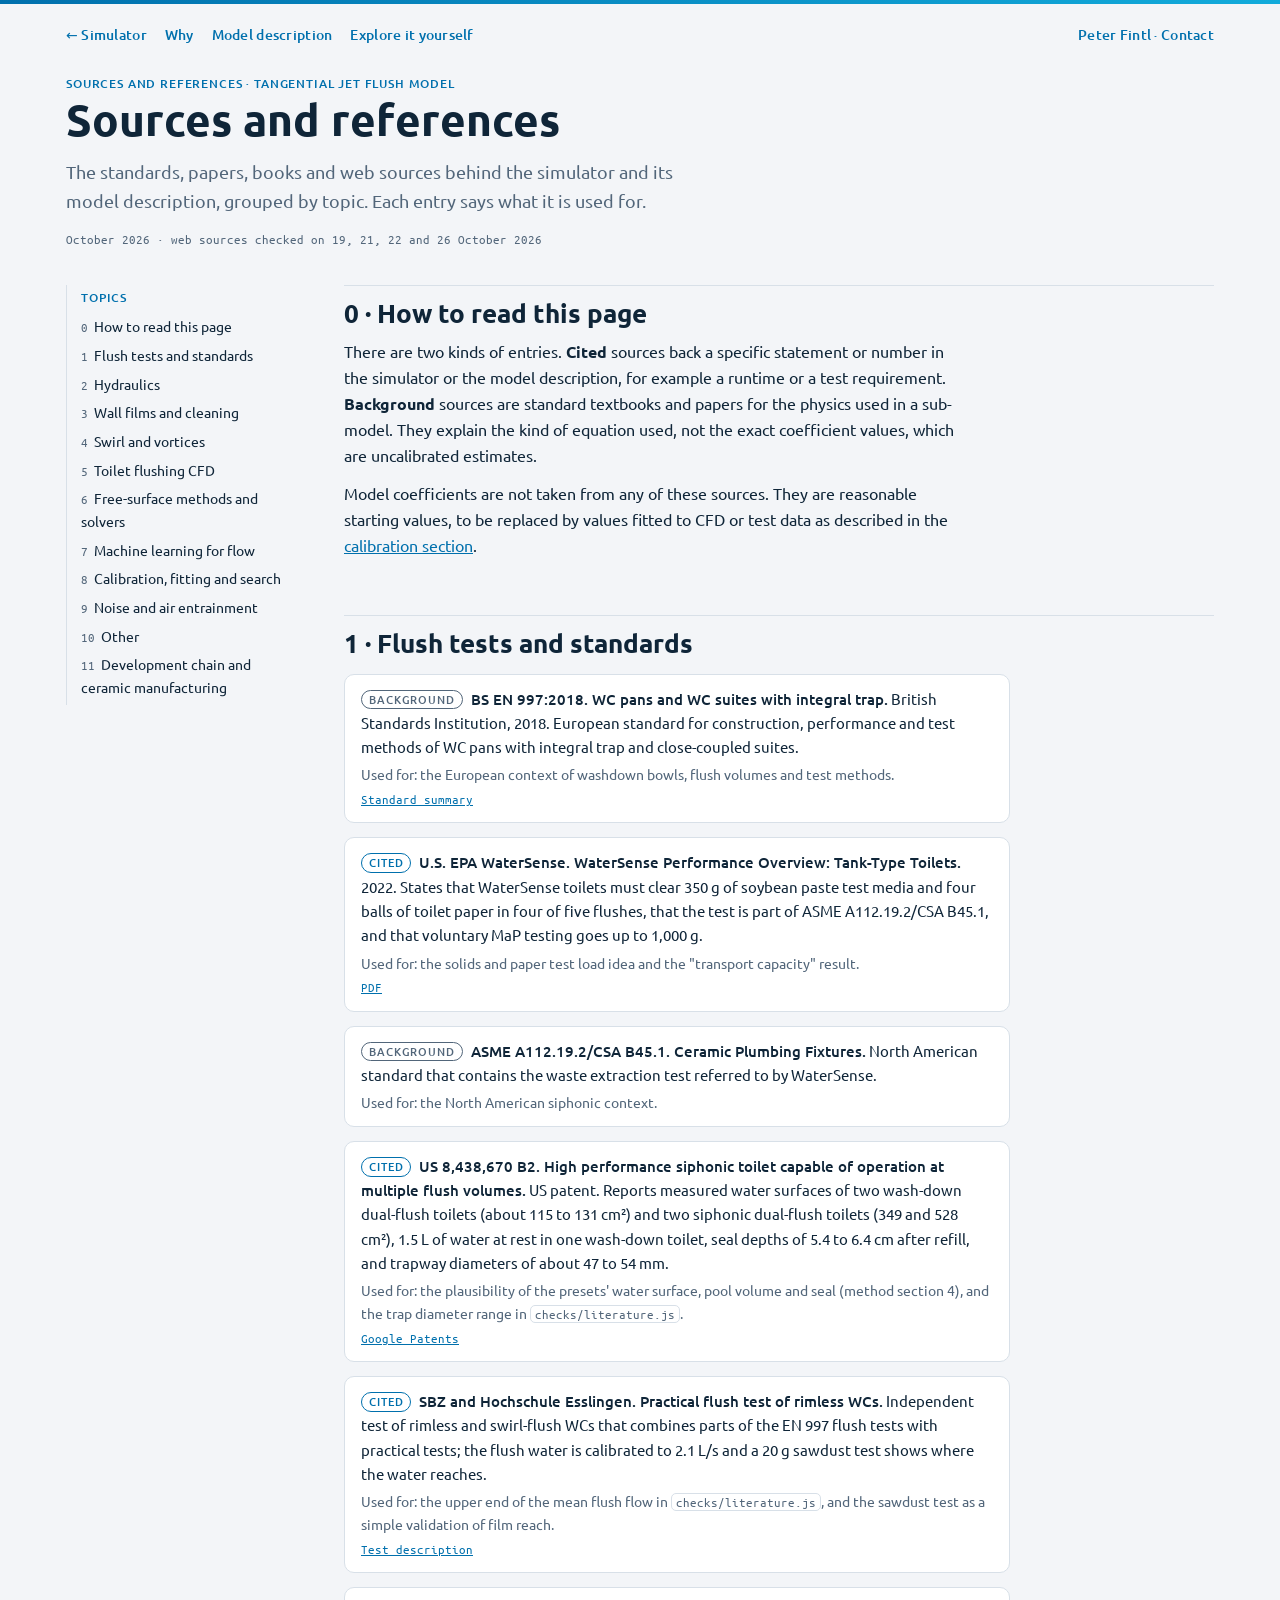
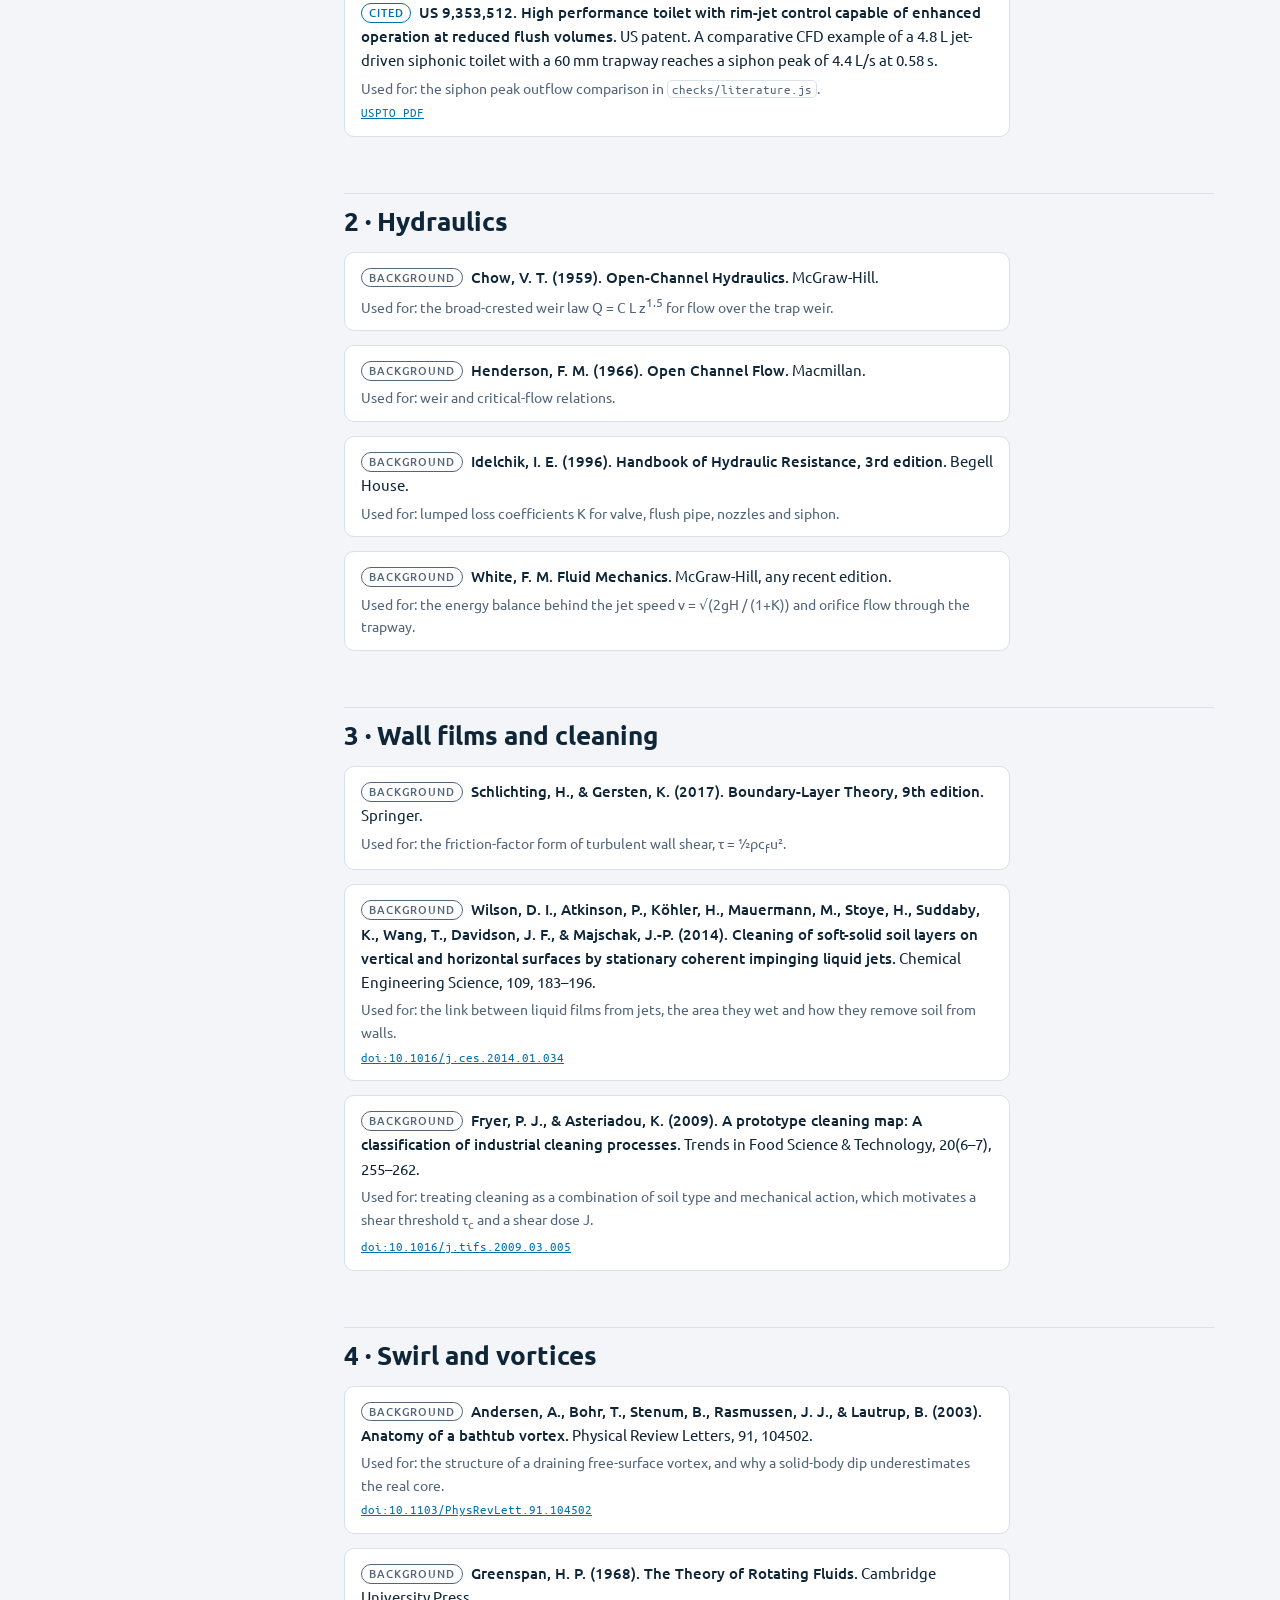
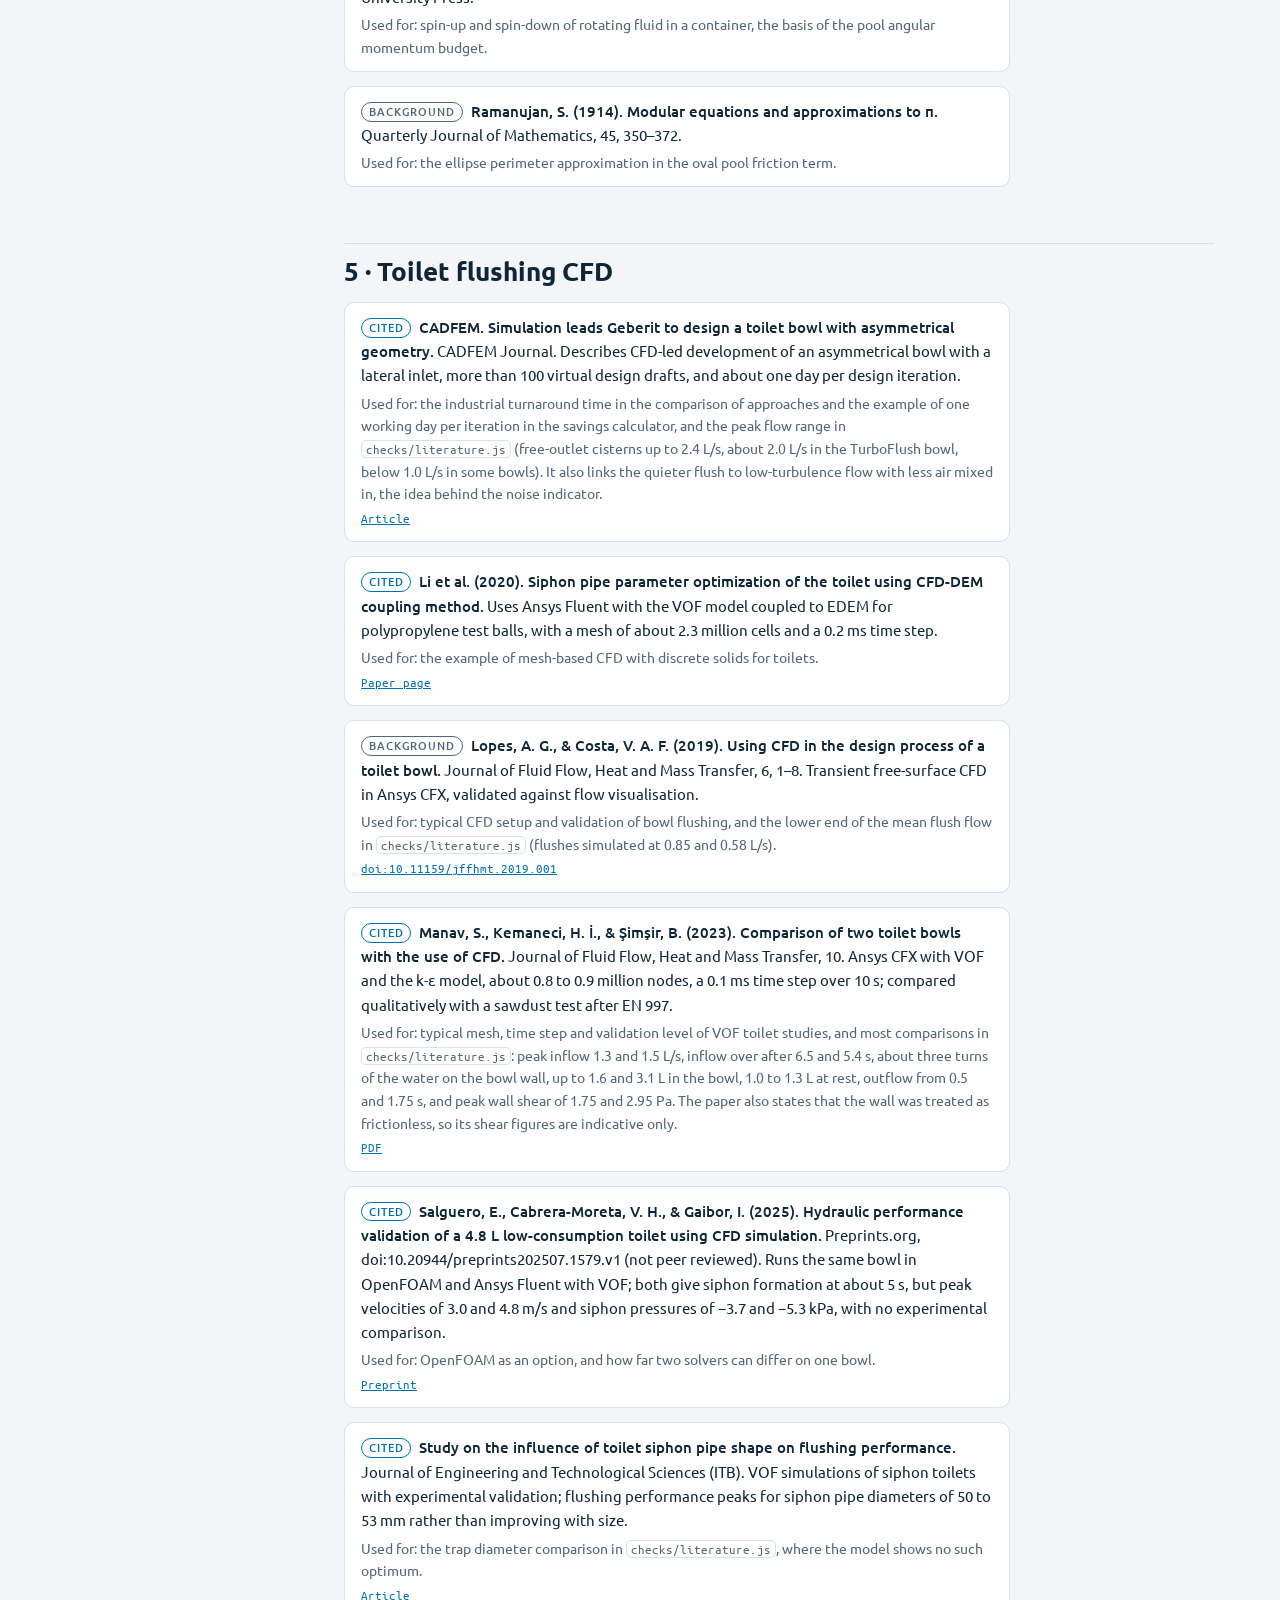
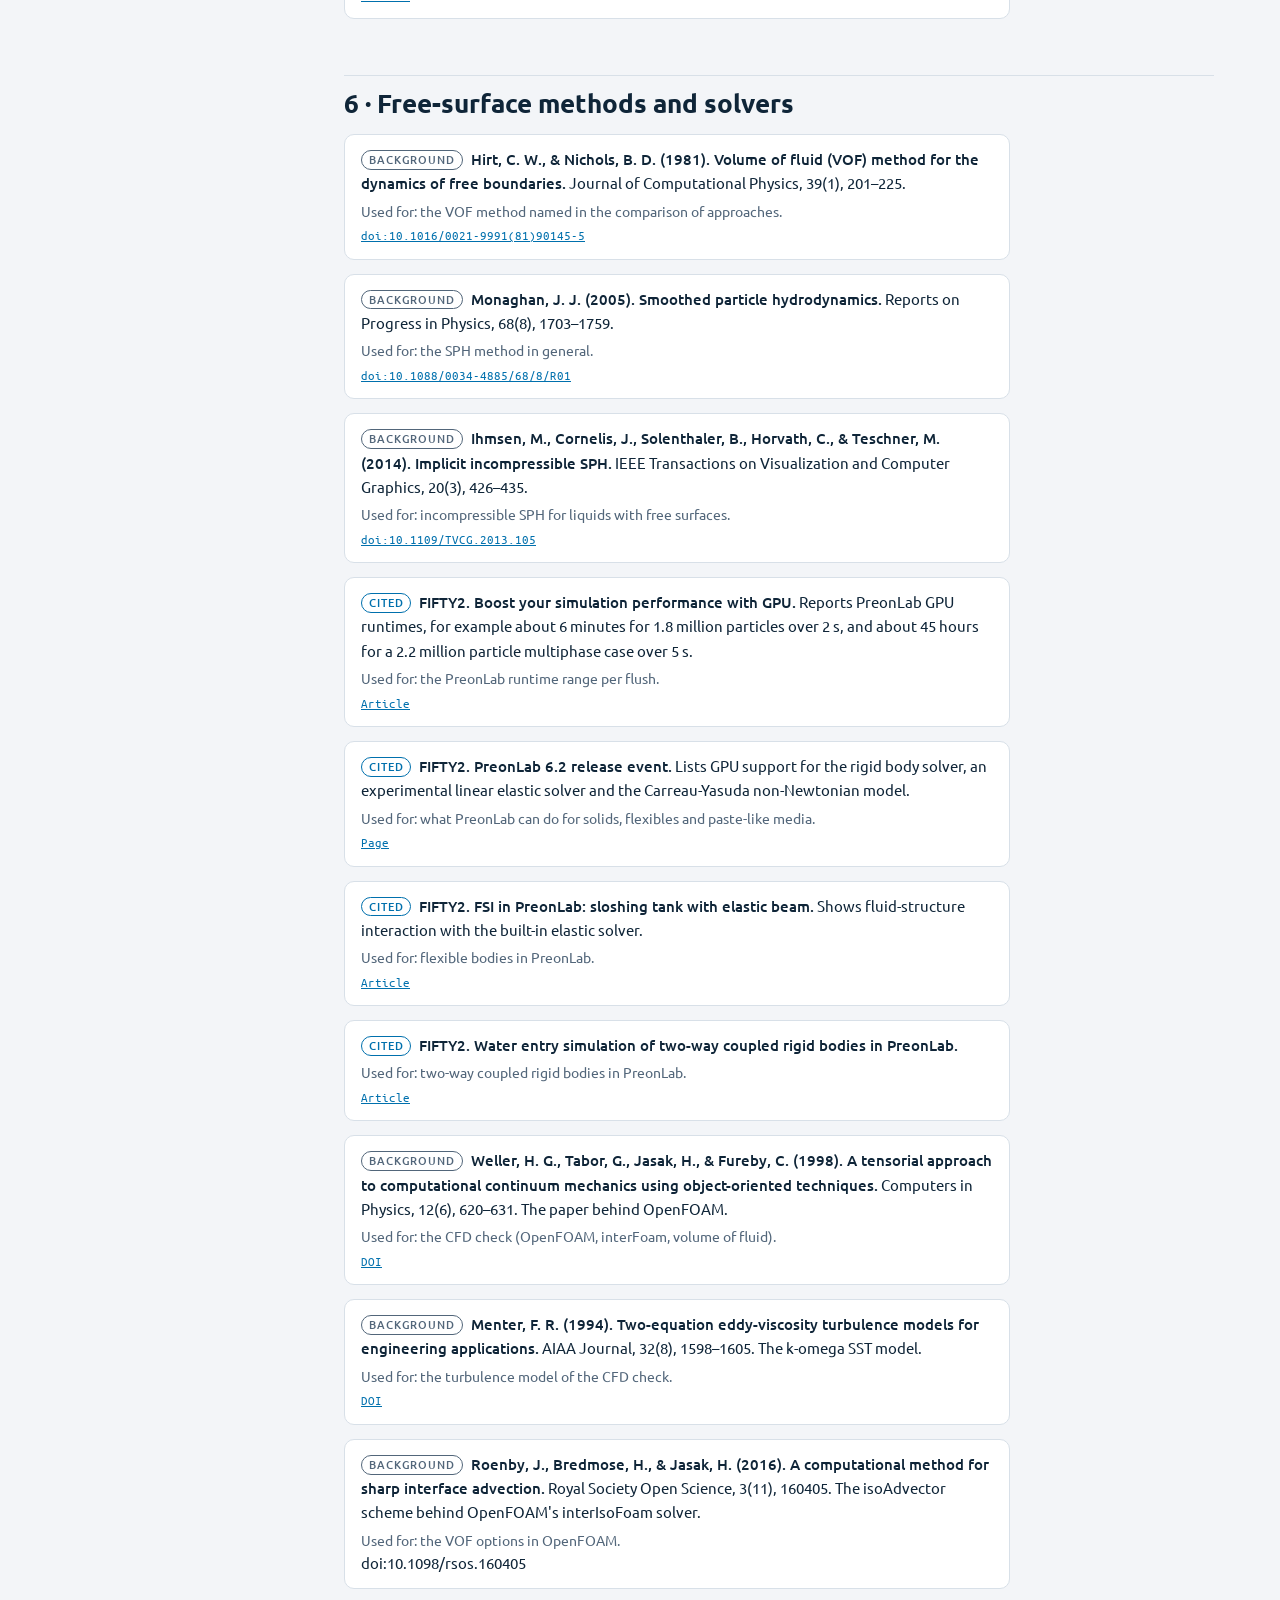
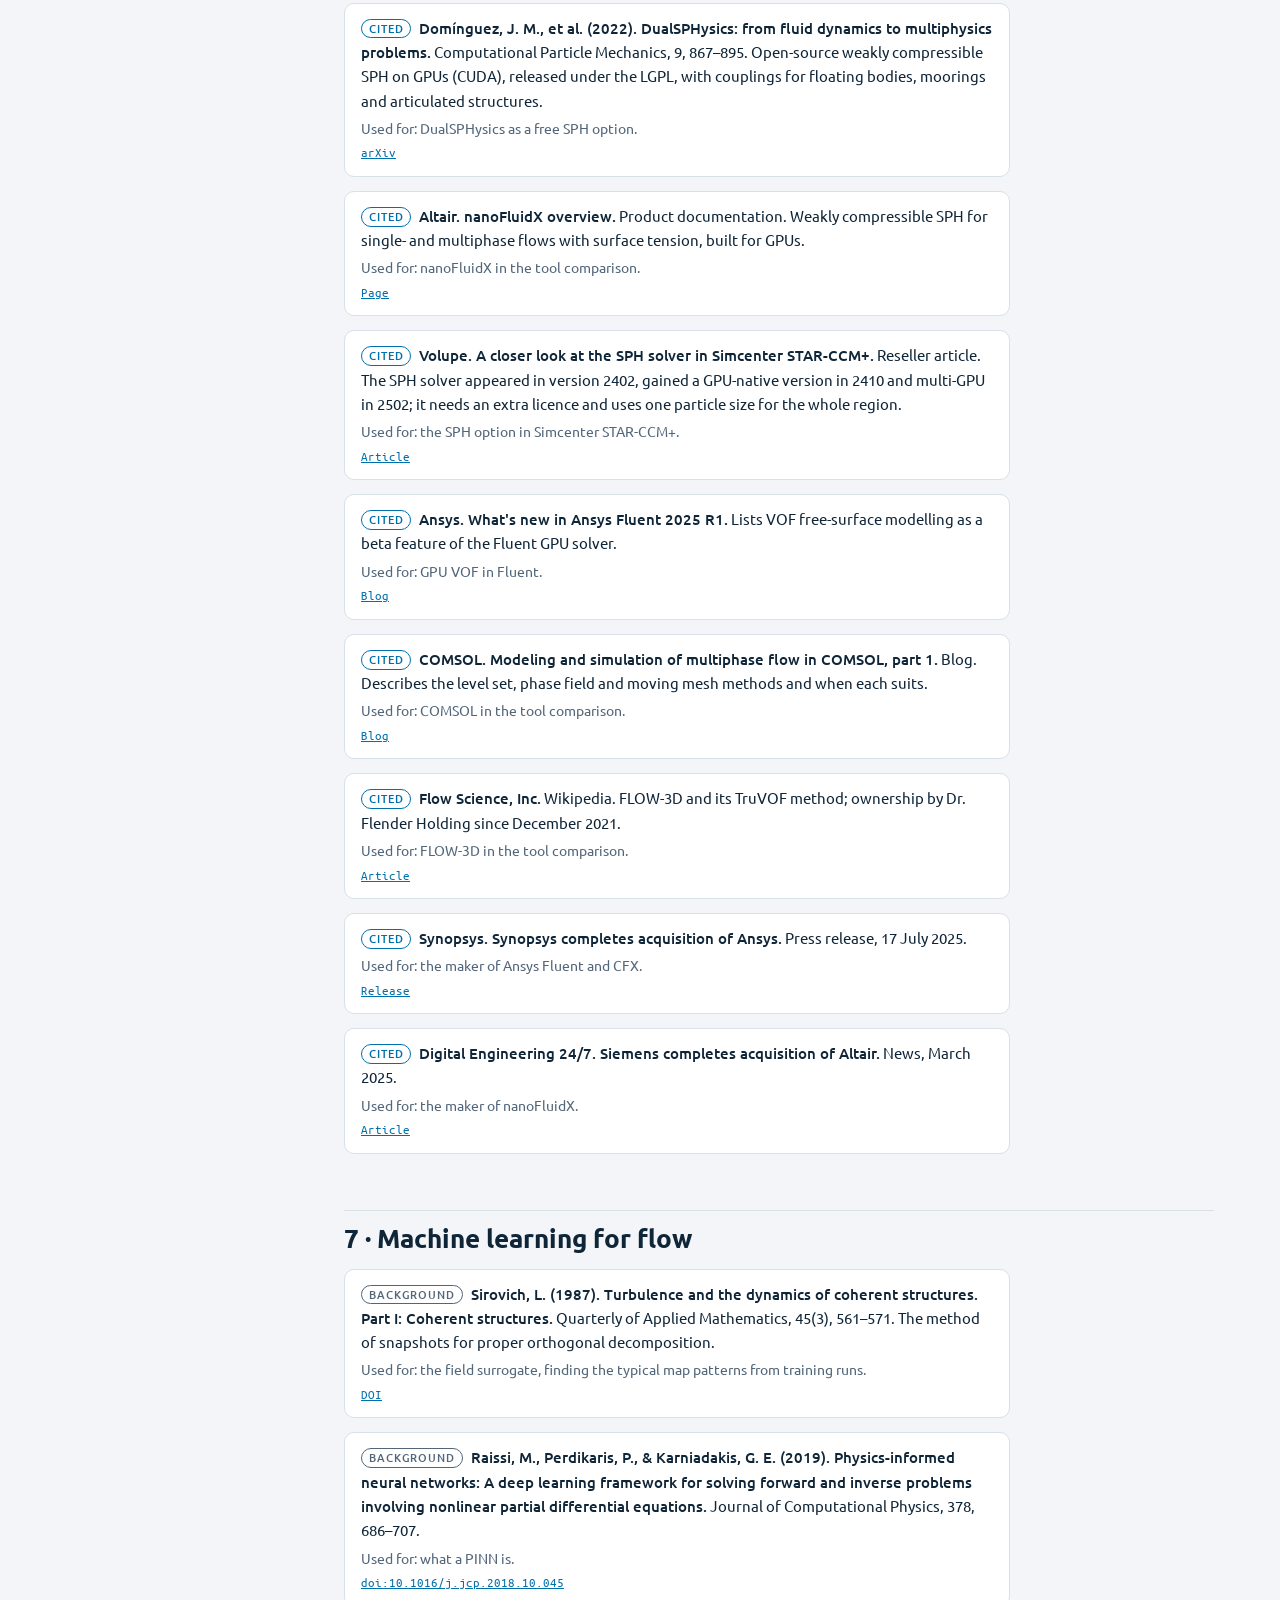
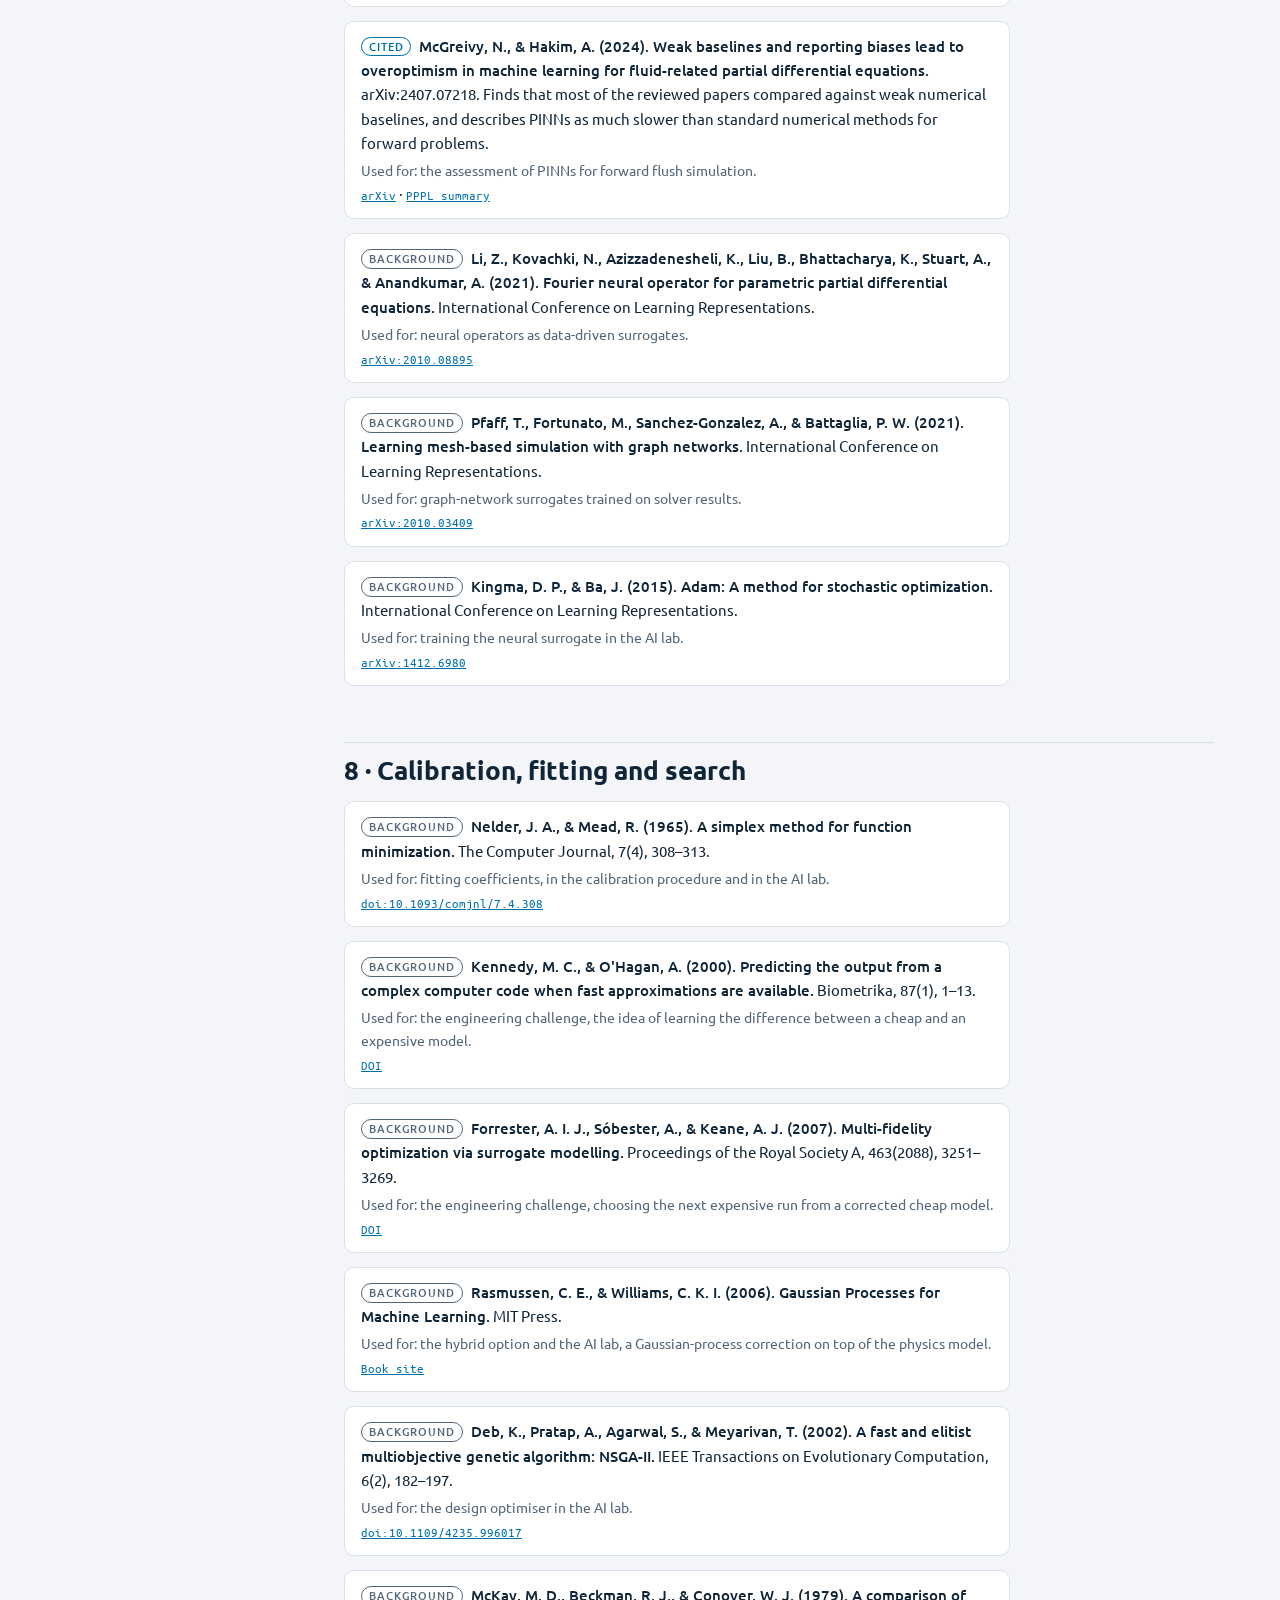
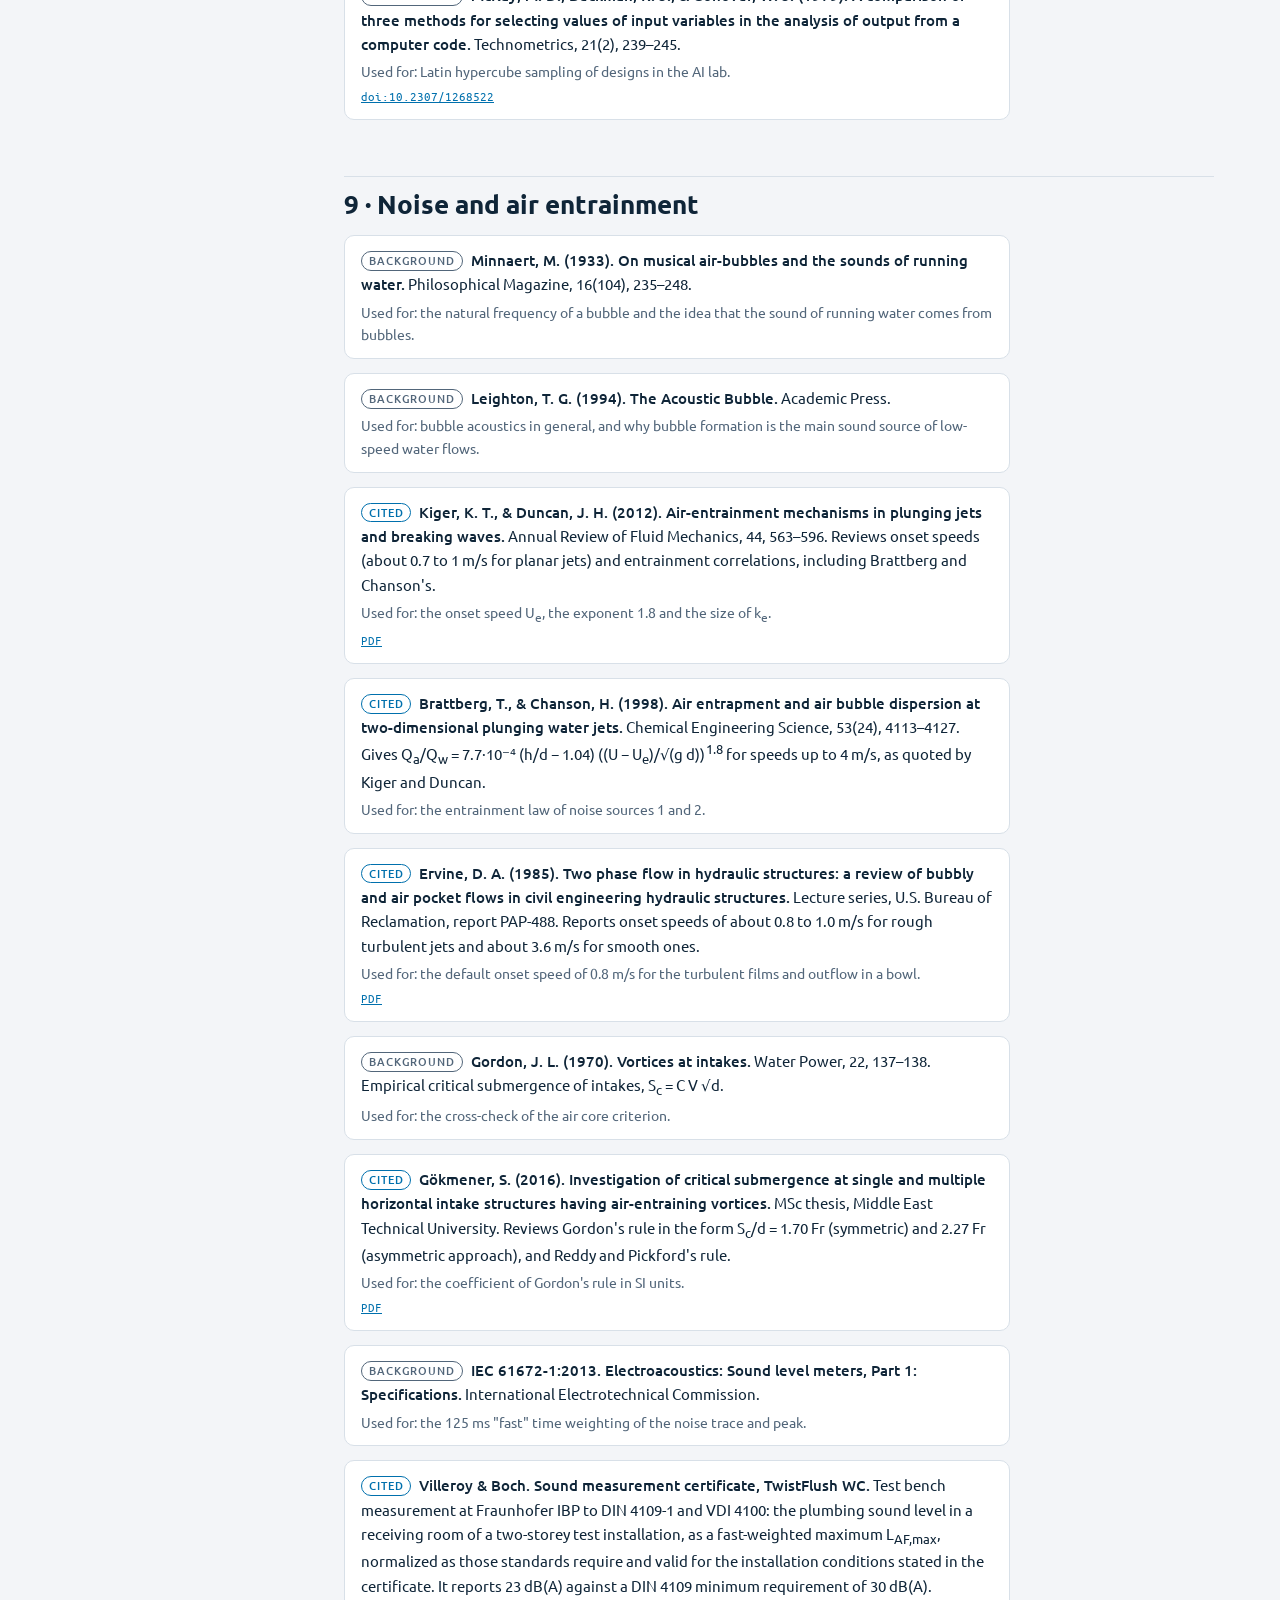
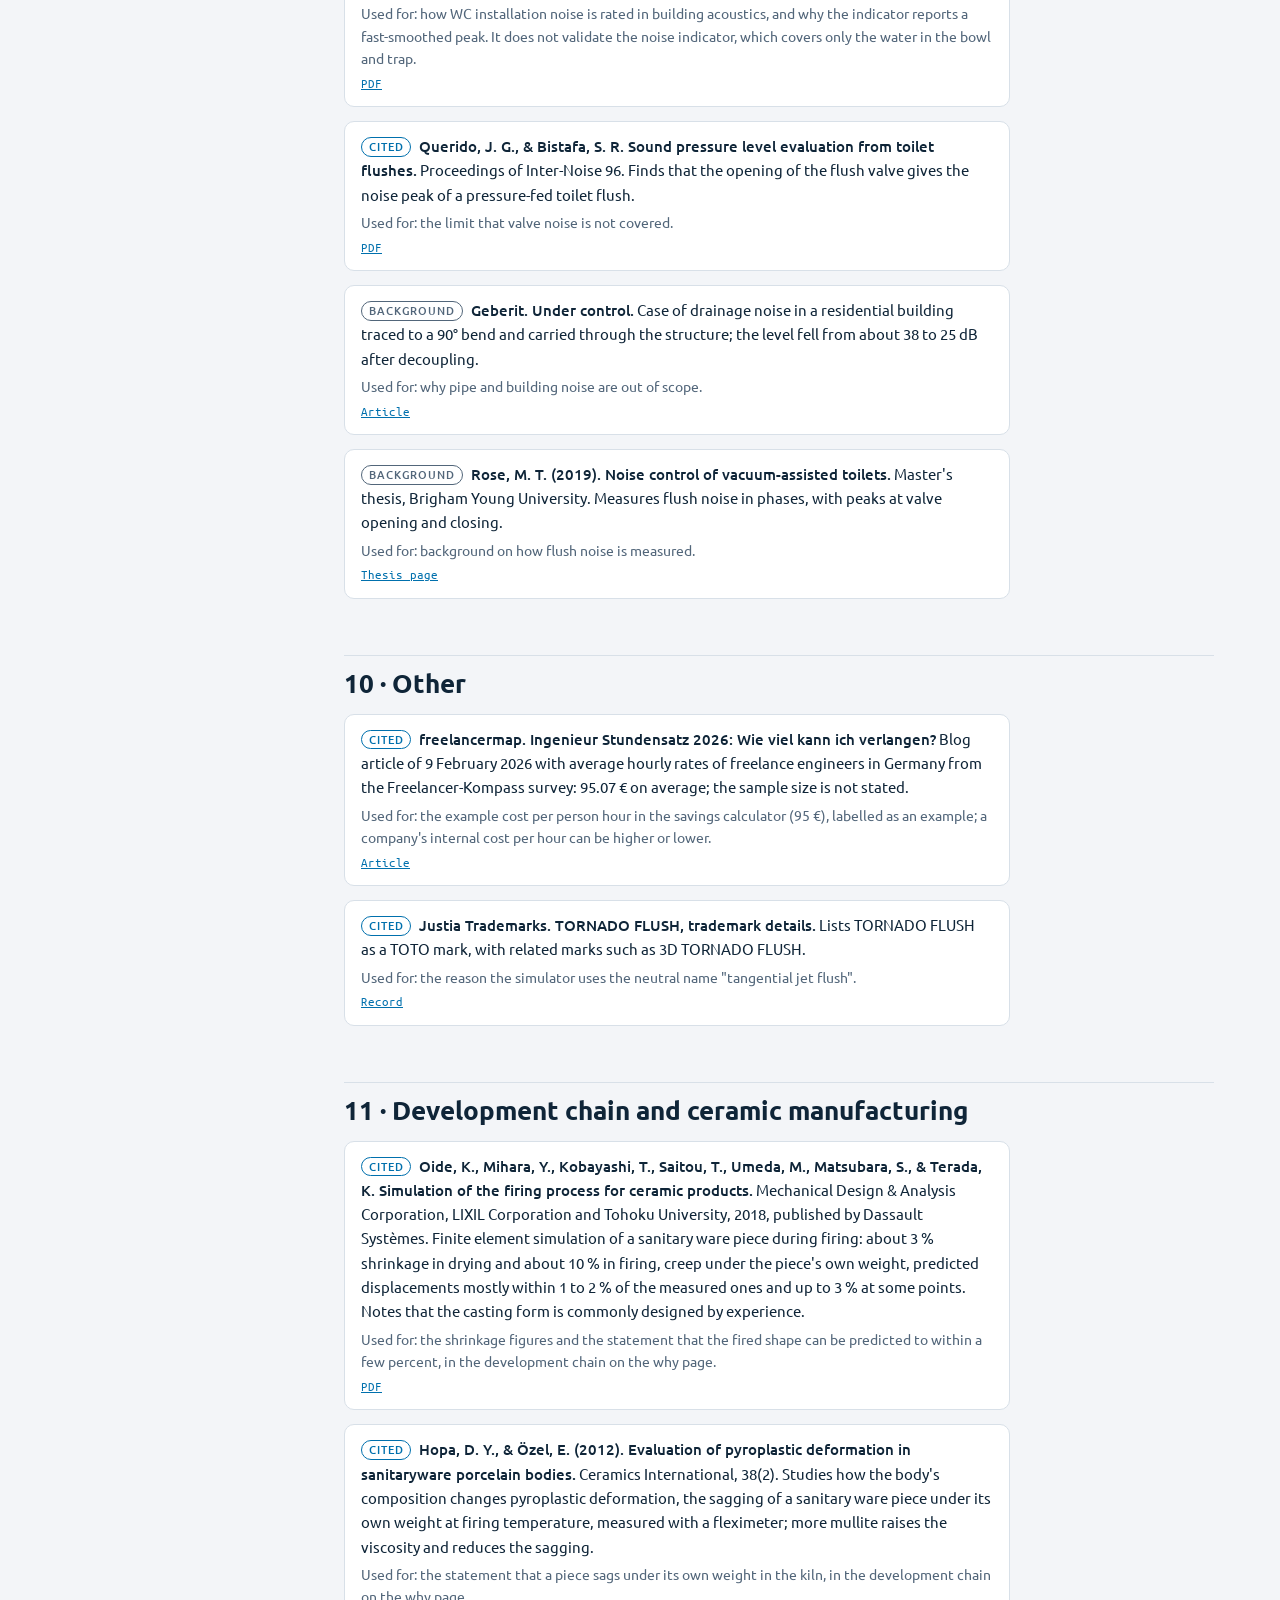
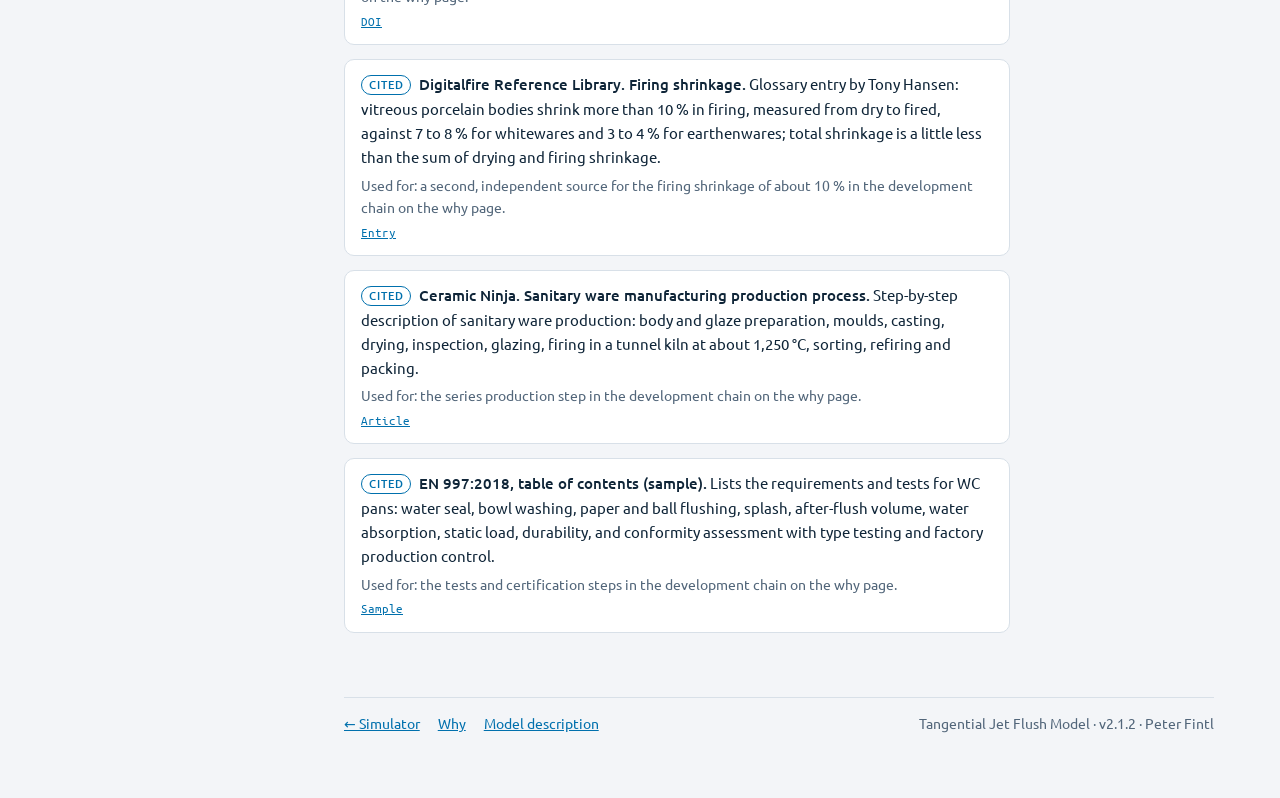
<file: sources.html>
<!doctype html>
<html lang="en">
<head>
<meta charset="utf-8">
<meta name="viewport" content="width=device-width, initial-scale=1, viewport-fit=cover">
<meta name="description" content="Sources and references for the Tangential Jet Flush Model: standards, hydraulics, wall films, swirl, toilet CFD, free-surface solvers and machine learning.">
<title>Jet Flush Model Sources</title>
<link rel="icon" href="data:image/svg+xml,%3Csvg xmlns=%22http://www.w3.org/2000/svg%22 viewBox=%220 0 32 32%22%3E%3Ccircle cx=%2216%22 cy=%2216%22 r=%2215%22 fill=%22%230070ad%22/%3E%3Cpath d=%22M9 13a7 7 0 0 0 14 0%22 fill=%22none%22 stroke=%22%23fff%22 stroke-width=%223%22 stroke-linecap=%22round%22/%3E%3C/svg%3E">
<link rel="preload" href="fonts/ubuntu-latin-400-normal.woff2" as="font" type="font/woff2" crossorigin>
<link rel="preload" href="fonts/ubuntu-latin-500-normal.woff2" as="font" type="font/woff2" crossorigin>
<link rel="stylesheet" href="fonts/fonts.css">
<style>
/* Layout: technical report. Narrow reading column with a sticky contents rail on wide screens; equations and tables sit in their own blocks. */
:root{
  --bg:#f3f5f8; --surface:#f9fafc; --raised:#ffffff; --ink:#0f2538; --muted:#52667a; --line:#d8e0e8; --line-strong:#a2b2c2;
  --accent:#0070ad; --water:#3a8db6; --water-soft:#d6e9f2; --clean:#17876c; --solid:#8a5a2b; --warn:#8f5b08;
  --f-display:"Ubuntu",system-ui,-apple-system,"Segoe UI",sans-serif;
  --f-body:"Ubuntu",system-ui,-apple-system,"Segoe UI",sans-serif;
  --f-mono:"Ubuntu Mono",ui-monospace,SFMono-Regular,Menlo,Consolas,monospace;
  --brand-1:#0070ad; --brand-2:#12abdb;
}
@media (prefers-color-scheme: dark){ :root:not([data-theme="light"]){
  --bg:#08131d; --surface:#0d1b28; --raised:#122333; --ink:#e4ecf3; --muted:#8fa3b5; --line:#1c3044; --line-strong:#3e5a72;
  --accent:#12abdb; --water:#4aa5d2; --water-soft:#1c3a48; --clean:#35b58e; --solid:#c48b52; --warn:#e2a646; color-scheme:dark } }
:root[data-theme="dark"]{
  --bg:#08131d; --surface:#0d1b28; --raised:#122333; --ink:#e4ecf3; --muted:#8fa3b5; --line:#1c3044; --line-strong:#3e5a72;
  --accent:#12abdb; --water:#4aa5d2; --water-soft:#1c3a48; --clean:#35b58e; --solid:#c48b52; --warn:#e2a646; color-scheme:dark }
*{box-sizing:border-box}
html{-webkit-text-size-adjust:100%}
body{margin:0;background:var(--bg);color:var(--ink);font-family:var(--f-body);font-size:16px;line-height:1.62}
.wrap{max-width:1180px;margin:0 auto;padding-left:max(16px, env(safe-area-inset-left, 0px));padding-right:max(16px, env(safe-area-inset-right, 0px));padding-block:20px 64px}
a{color:var(--accent)}
.site{display:flex;justify-content:space-between;gap:12px;flex-wrap:wrap;margin-bottom:22px;font-family:var(--f-display);font-weight:500;font-size:14px;letter-spacing:.02em}
.site a{text-decoration:none}
.site a:hover{text-decoration:underline}
h1,h2,h3,h4{font-family:var(--f-display);text-wrap:balance;line-height:1.15;margin:0}
h1{font-size:clamp(30px,4vw,44px);font-weight:700}
h2{font-size:26px;font-weight:700;margin-top:56px;padding-top:12px;border-top:1px solid var(--line)}
h3{font-size:19px;font-weight:500;margin-top:30px}
h4{font-size:16px;font-weight:500;margin-top:20px}
p,ul,ol{margin:12px 0 0;max-width:68ch}
li{margin-top:4px}
.eyebrow{font-family:var(--f-display);font-weight:500;font-size:12px;letter-spacing:.09em;text-transform:uppercase;color:var(--muted)}
.lede{font-size:18px;color:var(--muted);max-width:62ch;margin-top:12px}
.meta{font-family:var(--f-mono);font-size:13px;color:var(--muted);margin-top:14px}
.layout{display:grid;grid-template-columns:230px minmax(0,1fr);gap:48px;margin-top:34px;align-items:start}
@media (max-width:900px){ .layout{grid-template-columns:minmax(0,1fr)} .toc{position:static!important;max-height:none!important} }
.toc{position:sticky;top:calc(env(safe-area-inset-top, 0px) + 16px);max-height:calc(100vh - 32px);overflow:auto;font-size:14px;border-left:1px solid var(--line);padding-left:14px}
.toc ol{list-style:none;padding:0;margin:8px 0 0}
.toc li{margin:6px 0}
.toc a{text-decoration:none;color:var(--ink)}
.toc a:hover{color:var(--accent)}
.toc .n{font-family:var(--f-mono);color:var(--muted);margin-right:6px;font-size:12.5px}
main{min-width:0}
main > section:first-child h2{margin-top:0}
.box{background:var(--surface);border:1px solid var(--line);border-radius:12px;padding:16px 20px;margin-top:18px;max-width:72ch}
.box h4{margin-top:0}
.box.note{border-color:var(--warn)}
.eq{font-family:var(--f-mono);font-size:14.5px;background:var(--raised);border:1px solid var(--line);border-radius:10px;padding:12px 16px;margin-top:14px;max-width:72ch;overflow-x:auto;white-space:pre;line-height:1.7}
.eq .c{color:var(--muted)}
code{font-family:var(--f-mono);font-size:.9em;background:var(--raised);border:1px solid var(--line);border-radius:5px;padding:0 4px}
.sym{font-style:italic;font-family:var(--f-body)}
.tablewrap{overflow-x:auto;margin-top:16px;max-width:100%}
table{border-collapse:collapse;font-size:14px;min-width:640px;width:100%;background:var(--raised);border:1px solid var(--line)}
th,td{text-align:left;padding:8px 10px;border-bottom:1px solid var(--line);vertical-align:top}
th{font-family:var(--f-display);font-weight:500;font-size:12.5px;letter-spacing:.06em;text-transform:uppercase;color:var(--muted);background:var(--surface)}
td.num{font-family:var(--f-mono);font-variant-numeric:tabular-nums;white-space:nowrap}
figure{margin:20px 0 0;max-width:100%}
figcaption{font-size:13.5px;color:var(--muted);margin-top:8px;max-width:72ch}
.diagram{overflow-x:auto;background:var(--raised);border:1px solid var(--line);border-radius:12px;padding:12px}
.diagram svg{display:block;min-width:720px;width:100%;height:auto}
.d-box{fill:var(--surface);stroke:var(--line-strong);stroke-width:1.2}
.d-box.out{fill:var(--water-soft);stroke:var(--water)}
.d-t{fill:var(--ink);font-family:var(--f-display);font-weight:500;font-size:15px}
.d-s{fill:var(--muted);font-family:var(--f-mono);font-size:11.5px}
.d-a{stroke:var(--muted);stroke-width:1.4;fill:none}
.d-ah{fill:var(--muted)}
.d-fb{stroke:var(--accent);stroke-width:1.4;fill:none;stroke-dasharray:5 4}
.d-l{fill:var(--accent);font-family:var(--f-mono);font-size:11.5px}
.steps{counter-reset:st;list-style:none;padding:0;max-width:72ch}
.steps li{counter-increment:st;position:relative;padding-left:34px;margin-top:10px}
.steps li::before{content:counter(st);position:absolute;left:0;top:1px;width:23px;height:23px;border-radius:50%;background:var(--accent);color:var(--raised);font-family:var(--f-mono);font-size:12.5px;display:grid;place-items:center}
.foot{margin-top:64px;padding-top:14px;border-top:1px solid var(--line);font-size:14px;color:var(--muted);display:flex;flex-wrap:wrap;gap:8px 20px;justify-content:space-between}
:focus-visible{outline:2px solid var(--accent);outline-offset:2px}
.navl{display:inline-flex;gap:18px;flex-wrap:wrap}
.refs{list-style:none;padding:0;max-width:74ch;margin-top:16px;display:grid;gap:14px}
.refs li{background:var(--raised);border:1px solid var(--line);border-radius:10px;padding:12px 16px;margin:0;font-size:15px}
.refs cite{font-style:normal;font-weight:500}
.refs .use{display:block;color:var(--muted);font-size:14px;margin-top:4px}
.refs a{font-family:var(--f-mono);font-size:13px;word-break:break-word}
.tag{display:inline-block;font-family:var(--f-display);font-weight:500;font-size:11px;letter-spacing:.08em;text-transform:uppercase;border:1px solid currentColor;border-radius:999px;padding:0 7px;margin-right:8px;vertical-align:1px;color:var(--muted)}
.tag.cited{color:var(--accent)}

/* Capgemini-inspired look: Ubuntu, brand blues, a thin brand gradient across the top, pill-shaped buttons */
body::before{content:"";display:block;height:4px;background:linear-gradient(90deg,var(--brand-1),var(--brand-2))}
h1,h2,h3,h4{letter-spacing:0}
.eyebrow{color:var(--accent);letter-spacing:.07em}
.btn{border-radius:999px}
</style>
</head>
<body>
<div class="wrap">
  <nav class="site" aria-label="Site">
    <span class="navl"><a href="./">← Simulator</a><a href="why.html">Why</a><a href="method.html">Model description</a><a href="explore.html">Explore it yourself</a></span>
    <a href="https://fintlp.github.io/latest-news/#contact" target="_blank" rel="noopener">Peter Fintl · Contact</a>
  </nav>

  <header>
    <span class="eyebrow">Sources and references · Tangential Jet Flush Model</span>
    <h1>Sources and references</h1>
    <p class="lede">The standards, papers, books and web sources behind the simulator and its model description, grouped by topic. Each entry says what it is used for.</p>
    <p class="meta">October 2026 · web sources checked on 19, 21, 22 and 26 October 2026</p>
  </header>

  <div class="layout">
    <nav class="toc" aria-label="Contents">
      <span class="eyebrow">Topics</span>
      <ol>
        <li><a href="#how"><span class="n">0</span>How to read this page</a></li>
        <li><a href="#tests"><span class="n">1</span>Flush tests and standards</a></li>
        <li><a href="#hydraulics"><span class="n">2</span>Hydraulics</a></li>
        <li><a href="#films"><span class="n">3</span>Wall films and cleaning</a></li>
        <li><a href="#swirl"><span class="n">4</span>Swirl and vortices</a></li>
        <li><a href="#toiletcfd"><span class="n">5</span>Toilet flushing CFD</a></li>
        <li><a href="#methods"><span class="n">6</span>Free-surface methods and solvers</a></li>
        <li><a href="#ml"><span class="n">7</span>Machine learning for flow</a></li>
        <li><a href="#calib"><span class="n">8</span>Calibration, fitting and search</a></li>
        <li><a href="#noise"><span class="n">9</span>Noise and air entrainment</a></li>
        <li><a href="#other"><span class="n">10</span>Other</a></li>
        <li><a href="#chain"><span class="n">11</span>Development chain and ceramic manufacturing</a></li>
      </ol>
    </nav>

    <main>
      <section id="how">
        <h2>0 · How to read this page</h2>
        <p>There are two kinds of entries. <strong>Cited</strong> sources back a specific statement or number in the simulator or the model description, for example a runtime or a test requirement. <strong>Background</strong> sources are standard textbooks and papers for the physics used in a sub-model. They explain the kind of equation used, not the exact coefficient values, which are uncalibrated estimates.</p>
        <p>Model coefficients are not taken from any of these sources. They are reasonable starting values, to be replaced by values fitted to CFD or test data as described in the <a href="method.html#calibration">calibration section</a>.</p>
      </section>

      <section id="tests">
        <h2>1 · Flush tests and standards</h2>
        <ol class="refs">
          <li><span class="tag">Background</span><cite>BS EN 997:2018. WC pans and WC suites with integral trap.</cite> British Standards Institution, 2018. European standard for construction, performance and test methods of WC pans with integral trap and close-coupled suites. <span class="use">Used for: the European context of washdown bowls, flush volumes and test methods.</span> <a href="https://www.technickenormy.cz/en/bs-en-997-2018-wc-pans-and-wc-suites-with-integral-trap/" target="_blank" rel="noopener">Standard summary</a></li>
          <li><span class="tag cited">Cited</span><cite>U.S. EPA WaterSense. WaterSense Performance Overview: Tank-Type Toilets.</cite> 2022. States that WaterSense toilets must clear 350 g of soybean paste test media and four balls of toilet paper in four of five flushes, that the test is part of ASME A112.19.2/CSA B45.1, and that voluntary MaP testing goes up to 1,000 g. <span class="use">Used for: the solids and paper test load idea and the "transport capacity" result.</span> <a href="https://www.epa.gov/system/files/documents/2022-05/ws-products-perfomance-toilets.pdf" target="_blank" rel="noopener">PDF</a></li>
          <li><span class="tag">Background</span><cite>ASME A112.19.2/CSA B45.1. Ceramic Plumbing Fixtures.</cite> North American standard that contains the waste extraction test referred to by WaterSense. <span class="use">Used for: the North American siphonic context.</span></li>
          <li><span class="tag cited">Cited</span><cite>US 8,438,670 B2. High performance siphonic toilet capable of operation at multiple flush volumes.</cite> US patent. Reports measured water surfaces of two wash-down dual-flush toilets (about 115 to 131 cm²) and two siphonic dual-flush toilets (349 and 528 cm²), 1.5 L of water at rest in one wash-down toilet, seal depths of 5.4 to 6.4 cm after refill, and trapway diameters of about 47 to 54 mm. <span class="use">Used for: the plausibility of the presets' water surface, pool volume and seal (method section 4), and the trap diameter range in <code>checks/literature.js</code>.</span> <a href="https://patents.google.com/patent/US8438670B2/en" target="_blank" rel="noopener">Google Patents</a></li>
          <li><span class="tag cited">Cited</span><cite>SBZ and Hochschule Esslingen. Practical flush test of rimless WCs.</cite> Independent test of rimless and swirl-flush WCs that combines parts of the EN 997 flush tests with practical tests; the flush water is calibrated to 2.1 L/s and a 20 g sawdust test shows where the water reaches. <span class="use">Used for: the upper end of the mean flush flow in <code>checks/literature.js</code>, and the sawdust test as a simple validation of film reach.</span> <a href="https://plumbingconnection.com.au/?p=3136" target="_blank" rel="noopener">Test description</a></li>
          <li><span class="tag cited">Cited</span><cite>US 9,353,512. High performance toilet with rim-jet control capable of enhanced operation at reduced flush volumes.</cite> US patent. A comparative CFD example of a 4.8 L jet-driven siphonic toilet with a 60 mm trapway reaches a siphon peak of 4.4 L/s at 0.58 s. <span class="use">Used for: the siphon peak outflow comparison in <code>checks/literature.js</code>.</span> <a href="https://image-ppubs.uspto.gov/dirsearch-public/print/downloadPdf/9353512" target="_blank" rel="noopener">USPTO PDF</a></li>
        </ol>
      </section>

      <section id="hydraulics">
        <h2>2 · Hydraulics</h2>
        <ol class="refs">
          <li><span class="tag">Background</span><cite>Chow, V. T. (1959). Open-Channel Hydraulics.</cite> McGraw-Hill. <span class="use">Used for: the broad-crested weir law Q = C L z<sup>1.5</sup> for flow over the trap weir.</span></li>
          <li><span class="tag">Background</span><cite>Henderson, F. M. (1966). Open Channel Flow.</cite> Macmillan. <span class="use">Used for: weir and critical-flow relations.</span></li>
          <li><span class="tag">Background</span><cite>Idelchik, I. E. (1996). Handbook of Hydraulic Resistance, 3rd edition.</cite> Begell House. <span class="use">Used for: lumped loss coefficients K for valve, flush pipe, nozzles and siphon.</span></li>
          <li><span class="tag">Background</span><cite>White, F. M. Fluid Mechanics.</cite> McGraw-Hill, any recent edition. <span class="use">Used for: the energy balance behind the jet speed v = √(2gH / (1+K)) and orifice flow through the trapway.</span></li>
        </ol>
      </section>

      <section id="films">
        <h2>3 · Wall films and cleaning</h2>
        <ol class="refs">
          <li><span class="tag">Background</span><cite>Schlichting, H., &amp; Gersten, K. (2017). Boundary-Layer Theory, 9th edition.</cite> Springer. <span class="use">Used for: the friction-factor form of turbulent wall shear, τ = ½ρc<sub>f</sub>u².</span></li>
          <li><span class="tag">Background</span><cite>Wilson, D. I., Atkinson, P., Köhler, H., Mauermann, M., Stoye, H., Suddaby, K., Wang, T., Davidson, J. F., &amp; Majschak, J.-P. (2014). Cleaning of soft-solid soil layers on vertical and horizontal surfaces by stationary coherent impinging liquid jets.</cite> Chemical Engineering Science, 109, 183–196. <span class="use">Used for: the link between liquid films from jets, the area they wet and how they remove soil from walls.</span> <a href="https://doi.org/10.1016/j.ces.2014.01.034" target="_blank" rel="noopener">doi:10.1016/j.ces.2014.01.034</a></li>
          <li><span class="tag">Background</span><cite>Fryer, P. J., &amp; Asteriadou, K. (2009). A prototype cleaning map: A classification of industrial cleaning processes.</cite> Trends in Food Science &amp; Technology, 20(6–7), 255–262. <span class="use">Used for: treating cleaning as a combination of soil type and mechanical action, which motivates a shear threshold τ<sub>c</sub> and a shear dose J.</span> <a href="https://doi.org/10.1016/j.tifs.2009.03.005" target="_blank" rel="noopener">doi:10.1016/j.tifs.2009.03.005</a></li>
        </ol>
      </section>

      <section id="swirl">
        <h2>4 · Swirl and vortices</h2>
        <ol class="refs">
          <li><span class="tag">Background</span><cite>Andersen, A., Bohr, T., Stenum, B., Rasmussen, J. J., &amp; Lautrup, B. (2003). Anatomy of a bathtub vortex.</cite> Physical Review Letters, 91, 104502. <span class="use">Used for: the structure of a draining free-surface vortex, and why a solid-body dip underestimates the real core.</span> <a href="https://doi.org/10.1103/PhysRevLett.91.104502" target="_blank" rel="noopener">doi:10.1103/PhysRevLett.91.104502</a></li>
          <li><span class="tag">Background</span><cite>Greenspan, H. P. (1968). The Theory of Rotating Fluids.</cite> Cambridge University Press. <span class="use">Used for: spin-up and spin-down of rotating fluid in a container, the basis of the pool angular momentum budget.</span></li>
          <li><span class="tag">Background</span><cite>Ramanujan, S. (1914). Modular equations and approximations to π.</cite> Quarterly Journal of Mathematics, 45, 350–372. <span class="use">Used for: the ellipse perimeter approximation in the oval pool friction term.</span></li>
        </ol>
      </section>

      <section id="toiletcfd">
        <h2>5 · Toilet flushing CFD</h2>
        <ol class="refs">
          <li><span class="tag cited">Cited</span><cite>CADFEM. Simulation leads Geberit to design a toilet bowl with asymmetrical geometry.</cite> CADFEM Journal. Describes CFD-led development of an asymmetrical bowl with a lateral inlet, more than 100 virtual design drafts, and about one day per design iteration. <span class="use">Used for: the industrial turnaround time in the comparison of approaches and the example of one working day per iteration in the savings calculator, and the peak flow range in <code>checks/literature.js</code> (free-outlet cisterns up to 2.4 L/s, about 2.0 L/s in the TurboFlush bowl, below 1.0 L/s in some bowls). It also links the quieter flush to low-turbulence flow with less air mixed in, the idea behind the noise indicator.</span> <a href="https://www.cadfem.net/en/cadfem-informs/media-center/cadfem-journal/geberit.html" target="_blank" rel="noopener">Article</a></li>
          <li><span class="tag cited">Cited</span><cite>Li et al. (2020). Siphon pipe parameter optimization of the toilet using CFD-DEM coupling method.</cite> Uses Ansys Fluent with the VOF model coupled to EDEM for polypropylene test balls, with a mesh of about 2.3 million cells and a 0.2 ms time step. <span class="use">Used for: the example of mesh-based CFD with discrete solids for toilets.</span> <a href="https://www.scipedia.com/public/Li_et_al_2020c" target="_blank" rel="noopener">Paper page</a></li>
          <li><span class="tag">Background</span><cite>Lopes, A. G., &amp; Costa, V. A. F. (2019). Using CFD in the design process of a toilet bowl.</cite> Journal of Fluid Flow, Heat and Mass Transfer, 6, 1–8. Transient free-surface CFD in Ansys CFX, validated against flow visualisation. <span class="use">Used for: typical CFD setup and validation of bowl flushing, and the lower end of the mean flush flow in <code>checks/literature.js</code> (flushes simulated at 0.85 and 0.58 L/s).</span> <a href="https://doi.org/10.11159/jffhmt.2019.001" target="_blank" rel="noopener">doi:10.11159/jffhmt.2019.001</a></li>
          <li><span class="tag cited">Cited</span><cite>Manav, S., Kemaneci, H. İ., &amp; Şimşir, B. (2023). Comparison of two toilet bowls with the use of CFD.</cite> Journal of Fluid Flow, Heat and Mass Transfer, 10. Ansys CFX with VOF and the k-ε model, about 0.8 to 0.9 million nodes, a 0.1 ms time step over 10 s; compared qualitatively with a sawdust test after EN 997. <span class="use">Used for: typical mesh, time step and validation level of VOF toilet studies, and most comparisons in <code>checks/literature.js</code>: peak inflow 1.3 and 1.5 L/s, inflow over after 6.5 and 5.4 s, about three turns of the water on the bowl wall, up to 1.6 and 3.1 L in the bowl, 1.0 to 1.3 L at rest, outflow from 0.5 and 1.75 s, and peak wall shear of 1.75 and 2.95 Pa. The paper also states that the wall was treated as frictionless, so its shear figures are indicative only.</span> <a href="https://jffhmt.avestia.com/2023/PDF/017.pdf" target="_blank" rel="noopener">PDF</a></li>
          <li><span class="tag cited">Cited</span><cite>Salguero, E., Cabrera-Moreta, V. H., &amp; Gaibor, I. (2025). Hydraulic performance validation of a 4.8 L low-consumption toilet using CFD simulation.</cite> Preprints.org, doi:10.20944/preprints202507.1579.v1 (not peer reviewed). Runs the same bowl in OpenFOAM and Ansys Fluent with VOF; both give siphon formation at about 5 s, but peak velocities of 3.0 and 4.8 m/s and siphon pressures of −3.7 and −5.3 kPa, with no experimental comparison. <span class="use">Used for: OpenFOAM as an option, and how far two solvers can differ on one bowl.</span> <a href="https://www.preprints.org/manuscript/202507.1579/v1" target="_blank" rel="noopener">Preprint</a></li>
          <li><span class="tag cited">Cited</span><cite>Study on the influence of toilet siphon pipe shape on flushing performance.</cite> Journal of Engineering and Technological Sciences (ITB). VOF simulations of siphon toilets with experimental validation; flushing performance peaks for siphon pipe diameters of 50 to 53 mm rather than improving with size. <span class="use">Used for: the trap diameter comparison in <code>checks/literature.js</code>, where the model shows no such optimum.</span> <a href="https://journals.itb.ac.id/index.php/jets/article/view/11676" target="_blank" rel="noopener">Article</a></li>
        </ol>
      </section>

      <section id="methods">
        <h2>6 · Free-surface methods and solvers</h2>
        <ol class="refs">
          <li><span class="tag">Background</span><cite>Hirt, C. W., &amp; Nichols, B. D. (1981). Volume of fluid (VOF) method for the dynamics of free boundaries.</cite> Journal of Computational Physics, 39(1), 201–225. <span class="use">Used for: the VOF method named in the comparison of approaches.</span> <a href="https://doi.org/10.1016/0021-9991(81)90145-5" target="_blank" rel="noopener">doi:10.1016/0021-9991(81)90145-5</a></li>
          <li><span class="tag">Background</span><cite>Monaghan, J. J. (2005). Smoothed particle hydrodynamics.</cite> Reports on Progress in Physics, 68(8), 1703–1759. <span class="use">Used for: the SPH method in general.</span> <a href="https://doi.org/10.1088/0034-4885/68/8/R01" target="_blank" rel="noopener">doi:10.1088/0034-4885/68/8/R01</a></li>
          <li><span class="tag">Background</span><cite>Ihmsen, M., Cornelis, J., Solenthaler, B., Horvath, C., &amp; Teschner, M. (2014). Implicit incompressible SPH.</cite> IEEE Transactions on Visualization and Computer Graphics, 20(3), 426–435. <span class="use">Used for: incompressible SPH for liquids with free surfaces.</span> <a href="https://doi.org/10.1109/TVCG.2013.105" target="_blank" rel="noopener">doi:10.1109/TVCG.2013.105</a></li>
          <li><span class="tag cited">Cited</span><cite>FIFTY2. Boost your simulation performance with GPU.</cite> Reports PreonLab GPU runtimes, for example about 6 minutes for 1.8 million particles over 2 s, and about 45 hours for a 2.2 million particle multiphase case over 5 s. <span class="use">Used for: the PreonLab runtime range per flush.</span> <a href="https://www.fifty2.eu/innovation/boost-your-simulation-performance-with-gpu/" target="_blank" rel="noopener">Article</a></li>
          <li><span class="tag cited">Cited</span><cite>FIFTY2. PreonLab 6.2 release event.</cite> Lists GPU support for the rigid body solver, an experimental linear elastic solver and the Carreau-Yasuda non-Newtonian model. <span class="use">Used for: what PreonLab can do for solids, flexibles and paste-like media.</span> <a href="https://www.fifty2.eu/innovation/preonlab-6-2-release-event" target="_blank" rel="noopener">Page</a></li>
          <li><span class="tag cited">Cited</span><cite>FIFTY2. FSI in PreonLab: sloshing tank with elastic beam.</cite> Shows fluid-structure interaction with the built-in elastic solver. <span class="use">Used for: flexible bodies in PreonLab.</span> <a href="https://fifty2.eu/innovation/fsi-in-preonlab-sloshing-tank-with-elastic-beam" target="_blank" rel="noopener">Article</a></li>
          <li><span class="tag cited">Cited</span><cite>FIFTY2. Water entry simulation of two-way coupled rigid bodies in PreonLab.</cite> <span class="use">Used for: two-way coupled rigid bodies in PreonLab.</span> <a href="https://www.fifty2.eu/innovation/water-entry-simulation-of-two-way-coupled-rigid-bodies-in-preonlab/" target="_blank" rel="noopener">Article</a></li>
          <li><span class="tag">Background</span><cite>Weller, H. G., Tabor, G., Jasak, H., &amp; Fureby, C. (1998). A tensorial approach to computational continuum mechanics using object-oriented techniques.</cite> Computers in Physics, 12(6), 620–631. The paper behind OpenFOAM. <span class="use">Used for: the CFD check (OpenFOAM, interFoam, volume of fluid).</span> <a href="https://doi.org/10.1063/1.168744" target="_blank" rel="noopener">DOI</a></li>
          <li><span class="tag">Background</span><cite>Menter, F. R. (1994). Two-equation eddy-viscosity turbulence models for engineering applications.</cite> AIAA Journal, 32(8), 1598–1605. The k-omega SST model. <span class="use">Used for: the turbulence model of the CFD check.</span> <a href="https://doi.org/10.2514/3.12149" target="_blank" rel="noopener">DOI</a></li>
          <li><span class="tag">Background</span><cite>Roenby, J., Bredmose, H., &amp; Jasak, H. (2016). A computational method for sharp interface advection.</cite> Royal Society Open Science, 3(11), 160405. The isoAdvector scheme behind OpenFOAM's interIsoFoam solver. <span class="use">Used for: the VOF options in OpenFOAM.</span> doi:10.1098/rsos.160405</li>
          <li><span class="tag cited">Cited</span><cite>Domínguez, J. M., et al. (2022). DualSPHysics: from fluid dynamics to multiphysics problems.</cite> Computational Particle Mechanics, 9, 867–895. Open-source weakly compressible SPH on GPUs (CUDA), released under the LGPL, with couplings for floating bodies, moorings and articulated structures. <span class="use">Used for: DualSPHysics as a free SPH option.</span> <a href="https://arxiv.org/pdf/2104.00537" target="_blank" rel="noopener">arXiv</a></li>
          <li><span class="tag cited">Cited</span><cite>Altair. nanoFluidX overview.</cite> Product documentation. Weakly compressible SPH for single- and multiphase flows with surface tension, built for GPUs. <span class="use">Used for: nanoFluidX in the tool comparison.</span> <a href="https://help.altair.com/hwcfdsolvers/nfx/topics/get_started/overview_nanofluidx_r.htm" target="_blank" rel="noopener">Page</a></li>
          <li><span class="tag cited">Cited</span><cite>Volupe. A closer look at the SPH solver in Simcenter STAR-CCM+.</cite> Reseller article. The SPH solver appeared in version 2402, gained a GPU-native version in 2410 and multi-GPU in 2502; it needs an extra licence and uses one particle size for the whole region. <span class="use">Used for: the SPH option in Simcenter STAR-CCM+.</span> <a href="https://volupe.com/simcenter-star-ccm/a-closer-look-at-the-sph-solver-in-simcenter-star-ccm/" target="_blank" rel="noopener">Article</a></li>
          <li><span class="tag cited">Cited</span><cite>Ansys. What's new in Ansys Fluent 2025 R1.</cite> Lists VOF free-surface modelling as a beta feature of the Fluent GPU solver. <span class="use">Used for: GPU VOF in Fluent.</span> <a href="https://ansys.synopsys.com/blog/whats-new-ansys-fluent-2025-r1" target="_blank" rel="noopener">Blog</a></li>
          <li><span class="tag cited">Cited</span><cite>COMSOL. Modeling and simulation of multiphase flow in COMSOL, part 1.</cite> Blog. Describes the level set, phase field and moving mesh methods and when each suits. <span class="use">Used for: COMSOL in the tool comparison.</span> <a href="https://www.comsol.com/blogs/modeling-and-simulation-of-multiphase-flow-in-comsol-part-1/" target="_blank" rel="noopener">Blog</a></li>
          <li><span class="tag cited">Cited</span><cite>Flow Science, Inc.</cite> Wikipedia. FLOW-3D and its TruVOF method; ownership by Dr. Flender Holding since December 2021. <span class="use">Used for: FLOW-3D in the tool comparison.</span> <a href="https://en.wikipedia.org/wiki/Flow_Science,_Inc." target="_blank" rel="noopener">Article</a></li>
          <li><span class="tag cited">Cited</span><cite>Synopsys. Synopsys completes acquisition of Ansys.</cite> Press release, 17 July 2025. <span class="use">Used for: the maker of Ansys Fluent and CFX.</span> <a href="https://news.synopsys.com/2025-07-17-Synopsys-Completes-Acquisition-of-Ansys" target="_blank" rel="noopener">Release</a></li>
          <li><span class="tag cited">Cited</span><cite>Digital Engineering 24/7. Siemens completes acquisition of Altair.</cite> News, March 2025. <span class="use">Used for: the maker of nanoFluidX.</span> <a href="https://www.digitalengineering247.com/article/siemens-completes-acquisition-of-altair/news" target="_blank" rel="noopener">Article</a></li>
        </ol>
      </section>

      <section id="ml">
        <h2>7 · Machine learning for flow</h2>
        <ol class="refs">
          <li><span class="tag">Background</span><cite>Sirovich, L. (1987). Turbulence and the dynamics of coherent structures. Part I: Coherent structures.</cite> Quarterly of Applied Mathematics, 45(3), 561–571. The method of snapshots for proper orthogonal decomposition. <span class="use">Used for: the field surrogate, finding the typical map patterns from training runs.</span> <a href="https://doi.org/10.1090/qam/910462" target="_blank" rel="noopener">DOI</a></li>
          <li><span class="tag">Background</span><cite>Raissi, M., Perdikaris, P., &amp; Karniadakis, G. E. (2019). Physics-informed neural networks: A deep learning framework for solving forward and inverse problems involving nonlinear partial differential equations.</cite> Journal of Computational Physics, 378, 686–707. <span class="use">Used for: what a PINN is.</span> <a href="https://doi.org/10.1016/j.jcp.2018.10.045" target="_blank" rel="noopener">doi:10.1016/j.jcp.2018.10.045</a></li>
          <li><span class="tag cited">Cited</span><cite>McGreivy, N., &amp; Hakim, A. (2024). Weak baselines and reporting biases lead to overoptimism in machine learning for fluid-related partial differential equations.</cite> arXiv:2407.07218. Finds that most of the reviewed papers compared against weak numerical baselines, and describes PINNs as much slower than standard numerical methods for forward problems. <span class="use">Used for: the assessment of PINNs for forward flush simulation.</span> <a href="https://arxiv.org/abs/2407.07218" target="_blank" rel="noopener">arXiv</a> · <a href="https://www.pppl.gov/news/2024/replacing-hype-about-artificial-intelligence-accurate-measurements-success" target="_blank" rel="noopener">PPPL summary</a></li>
          <li><span class="tag">Background</span><cite>Li, Z., Kovachki, N., Azizzadenesheli, K., Liu, B., Bhattacharya, K., Stuart, A., &amp; Anandkumar, A. (2021). Fourier neural operator for parametric partial differential equations.</cite> International Conference on Learning Representations. <span class="use">Used for: neural operators as data-driven surrogates.</span> <a href="https://arxiv.org/abs/2010.08895" target="_blank" rel="noopener">arXiv:2010.08895</a></li>
          <li><span class="tag">Background</span><cite>Pfaff, T., Fortunato, M., Sanchez-Gonzalez, A., &amp; Battaglia, P. W. (2021). Learning mesh-based simulation with graph networks.</cite> International Conference on Learning Representations. <span class="use">Used for: graph-network surrogates trained on solver results.</span> <a href="https://arxiv.org/abs/2010.03409" target="_blank" rel="noopener">arXiv:2010.03409</a></li>
                  <li><span class="tag">Background</span><cite>Kingma, D. P., &amp; Ba, J. (2015). Adam: A method for stochastic optimization.</cite> International Conference on Learning Representations. <span class="use">Used for: training the neural surrogate in the AI lab.</span> <a href="https://arxiv.org/abs/1412.6980" target="_blank" rel="noopener">arXiv:1412.6980</a></li>
        </ol>
      </section>

      <section id="calib">
        <h2>8 · Calibration, fitting and search</h2>
        <ol class="refs">
          <li><span class="tag">Background</span><cite>Nelder, J. A., &amp; Mead, R. (1965). A simplex method for function minimization.</cite> The Computer Journal, 7(4), 308–313. <span class="use">Used for: fitting coefficients, in the calibration procedure and in the AI lab.</span> <a href="https://doi.org/10.1093/comjnl/7.4.308" target="_blank" rel="noopener">doi:10.1093/comjnl/7.4.308</a></li>
          <li><span class="tag">Background</span><cite>Kennedy, M. C., &amp; O'Hagan, A. (2000). Predicting the output from a complex computer code when fast approximations are available.</cite> Biometrika, 87(1), 1–13. <span class="use">Used for: the engineering challenge, the idea of learning the difference between a cheap and an expensive model.</span> <a href="https://doi.org/10.1093/biomet/87.1.1" target="_blank" rel="noopener">DOI</a></li>
          <li><span class="tag">Background</span><cite>Forrester, A. I. J., Sóbester, A., &amp; Keane, A. J. (2007). Multi-fidelity optimization via surrogate modelling.</cite> Proceedings of the Royal Society A, 463(2088), 3251–3269. <span class="use">Used for: the engineering challenge, choosing the next expensive run from a corrected cheap model.</span> <a href="https://doi.org/10.1098/rspa.2007.1900" target="_blank" rel="noopener">DOI</a></li>
          <li><span class="tag">Background</span><cite>Rasmussen, C. E., &amp; Williams, C. K. I. (2006). Gaussian Processes for Machine Learning.</cite> MIT Press. <span class="use">Used for: the hybrid option and the AI lab, a Gaussian-process correction on top of the physics model.</span> <a href="http://gaussianprocess.org/gpml/" target="_blank" rel="noopener">Book site</a></li>
                  <li><span class="tag">Background</span><cite>Deb, K., Pratap, A., Agarwal, S., &amp; Meyarivan, T. (2002). A fast and elitist multiobjective genetic algorithm: NSGA-II.</cite> IEEE Transactions on Evolutionary Computation, 6(2), 182–197. <span class="use">Used for: the design optimiser in the AI lab.</span> <a href="https://doi.org/10.1109/4235.996017" target="_blank" rel="noopener">doi:10.1109/4235.996017</a></li>
          <li><span class="tag">Background</span><cite>McKay, M. D., Beckman, R. J., &amp; Conover, W. J. (1979). A comparison of three methods for selecting values of input variables in the analysis of output from a computer code.</cite> Technometrics, 21(2), 239–245. <span class="use">Used for: Latin hypercube sampling of designs in the AI lab.</span> <a href="https://doi.org/10.2307/1268522" target="_blank" rel="noopener">doi:10.2307/1268522</a></li>
        </ol>
      </section>

      <section id="noise">
        <h2>9 · Noise and air entrainment</h2>
        <ol class="refs">
          <li><span class="tag">Background</span><cite>Minnaert, M. (1933). On musical air-bubbles and the sounds of running water.</cite> Philosophical Magazine, 16(104), 235–248. <span class="use">Used for: the natural frequency of a bubble and the idea that the sound of running water comes from bubbles.</span></li>
          <li><span class="tag">Background</span><cite>Leighton, T. G. (1994). The Acoustic Bubble.</cite> Academic Press. <span class="use">Used for: bubble acoustics in general, and why bubble formation is the main sound source of low-speed water flows.</span></li>
          <li><span class="tag cited">Cited</span><cite>Kiger, K. T., &amp; Duncan, J. H. (2012). Air-entrainment mechanisms in plunging jets and breaking waves.</cite> Annual Review of Fluid Mechanics, 44, 563–596. Reviews onset speeds (about 0.7 to 1 m/s for planar jets) and entrainment correlations, including Brattberg and Chanson's. <span class="use">Used for: the onset speed U<sub>e</sub>, the exponent 1.8 and the size of k<sub>e</sub>.</span> <a href="https://data-ww3.ifremer.fr/BIB/Kiger_Duncan_ARFM2012.pdf" target="_blank" rel="noopener">PDF</a></li>
          <li><span class="tag cited">Cited</span><cite>Brattberg, T., &amp; Chanson, H. (1998). Air entrapment and air bubble dispersion at two-dimensional plunging water jets.</cite> Chemical Engineering Science, 53(24), 4113–4127. Gives Q<sub>a</sub>/Q<sub>w</sub> = 7.7·10⁻⁴ (h/d − 1.04) ((U − U<sub>e</sub>)/√(g d))<sup>1.8</sup> for speeds up to 4 m/s, as quoted by Kiger and Duncan. <span class="use">Used for: the entrainment law of noise sources 1 and 2.</span></li>
          <li><span class="tag cited">Cited</span><cite>Ervine, D. A. (1985). Two phase flow in hydraulic structures: a review of bubbly and air pocket flows in civil engineering hydraulic structures.</cite> Lecture series, U.S. Bureau of Reclamation, report PAP-488. Reports onset speeds of about 0.8 to 1.0 m/s for rough turbulent jets and about 3.6 m/s for smooth ones. <span class="use">Used for: the default onset speed of 0.8 m/s for the turbulent films and outflow in a bowl.</span> <a href="https://www.usbr.gov/tsc/techreferences/hydraulics_lab/pubs/PAP/PAP-0488.pdf" target="_blank" rel="noopener">PDF</a></li>
          <li><span class="tag">Background</span><cite>Gordon, J. L. (1970). Vortices at intakes.</cite> Water Power, 22, 137–138. Empirical critical submergence of intakes, S<sub>c</sub> = C V √d. <span class="use">Used for: the cross-check of the air core criterion.</span></li>
          <li><span class="tag cited">Cited</span><cite>Gökmener, S. (2016). Investigation of critical submergence at single and multiple horizontal intake structures having air-entraining vortices.</cite> MSc thesis, Middle East Technical University. Reviews Gordon's rule in the form S<sub>c</sub>/d = 1.70 Fr (symmetric) and 2.27 Fr (asymmetric approach), and Reddy and Pickford's rule. <span class="use">Used for: the coefficient of Gordon's rule in SI units.</span> <a href="https://etd.lib.metu.edu.tr/upload/12619713/index.pdf" target="_blank" rel="noopener">PDF</a></li>
          <li><span class="tag">Background</span><cite>IEC 61672-1:2013. Electroacoustics: Sound level meters, Part 1: Specifications.</cite> International Electrotechnical Commission. <span class="use">Used for: the 125 ms "fast" time weighting of the noise trace and peak.</span></li>
          <li><span class="tag cited">Cited</span><cite>Villeroy &amp; Boch. Sound measurement certificate, TwistFlush WC.</cite> Test bench measurement at Fraunhofer IBP to DIN 4109-1 and VDI 4100: the plumbing sound level in a receiving room of a two-storey test installation, as a fast-weighted maximum L<sub>AF,max</sub>, normalized as those standards require and valid for the installation conditions stated in the certificate. It reports 23 dB(A) against a DIN 4109 minimum requirement of 30 dB(A). <span class="use">Used for: how WC installation noise is rated in building acoustics, and why the indicator reports a fast-smoothed peak. It does not validate the noise indicator, which covers only the water in the bowl and trap.</span> <a href="https://pro.villeroy-boch.com/fileadmin/user_upload/Bad_und_Wellness/technische_downloads/Zertifizierungen/EN/Zertifikat-Schallmessung-TwistFlushWC-EN.pdf" target="_blank" rel="noopener">PDF</a></li>
          <li><span class="tag cited">Cited</span><cite>Querido, J. G., &amp; Bistafa, S. R. Sound pressure level evaluation from toilet flushes.</cite> Proceedings of Inter-Noise 96. Finds that the opening of the flush valve gives the noise peak of a pressure-fed toilet flush. <span class="use">Used for: the limit that valve noise is not covered.</span> <a href="https://www.ioa.org.uk/system/files/proceedings/jg_querid_sr_bistafa_sound_pressure_level_evaluation_from_toilet_flushes.pdf" target="_blank" rel="noopener">PDF</a></li>
          <li><span class="tag">Background</span><cite>Geberit. Under control.</cite> Case of drainage noise in a residential building traced to a 90° bend and carried through the structure; the level fell from about 38 to 25 dB after decoupling. <span class="use">Used for: why pipe and building noise are out of scope.</span> <a href="https://www.geberit.com/en/insights/under-control" target="_blank" rel="noopener">Article</a></li>
          <li><span class="tag">Background</span><cite>Rose, M. T. (2019). Noise control of vacuum-assisted toilets.</cite> Master's thesis, Brigham Young University. Measures flush noise in phases, with peaks at valve opening and closing. <span class="use">Used for: background on how flush noise is measured.</span> <a href="https://physics.byu.edu/docs/thesis/1402" target="_blank" rel="noopener">Thesis page</a></li>
        </ol>
      </section>

      <section id="other">
        <h2>10 · Other</h2>
        <ol class="refs">
          <li><span class="tag cited">Cited</span><cite>freelancermap. Ingenieur Stundensatz 2026: Wie viel kann ich verlangen?</cite> Blog article of 9 February 2026 with average hourly rates of freelance engineers in Germany from the Freelancer-Kompass survey: 95.07 € on average; the sample size is not stated. <span class="use">Used for: the example cost per person hour in the savings calculator (95 €), labelled as an example; a company's internal cost per hour can be higher or lower.</span> <a href="https://www.freelancermap.de/blog/?p=68600" target="_blank" rel="noopener">Article</a></li>
          <li><span class="tag cited">Cited</span><cite>Justia Trademarks. TORNADO FLUSH, trademark details.</cite> Lists TORNADO FLUSH as a TOTO mark, with related marks such as 3D TORNADO FLUSH. <span class="use">Used for: the reason the simulator uses the neutral name "tangential jet flush".</span> <a href="https://trademarks.justia.com/867/63/tornado-86763394.html" target="_blank" rel="noopener">Record</a></li>
        </ol>
      </section>

      <section id="chain">
        <h2>11 · Development chain and ceramic manufacturing</h2>
        <ol class="refs">
          <li><span class="tag cited">Cited</span><cite>Oide, K., Mihara, Y., Kobayashi, T., Saitou, T., Umeda, M., Matsubara, S., &amp; Terada, K. Simulation of the firing process for ceramic products.</cite> Mechanical Design &amp; Analysis Corporation, LIXIL Corporation and Tohoku University, 2018, published by Dassault Systèmes. Finite element simulation of a sanitary ware piece during firing: about 3 % shrinkage in drying and about 10 % in firing, creep under the piece's own weight, predicted displacements mostly within 1 to 2 % of the measured ones and up to 3 % at some points. Notes that the casting form is commonly designed by experience. <span class="use">Used for: the shrinkage figures and the statement that the fired shape can be predicted to within a few percent, in the development chain on the why page.</span> <a href="https://www.3ds.com/assets/invest/2024-01/2018-saoe-simulation_of_the_firing_process_for_ceramic_products.pdf" target="_blank" rel="noopener">PDF</a></li>
          <li><span class="tag cited">Cited</span><cite>Hopa, D. Y., &amp; Özel, E. (2012). Evaluation of pyroplastic deformation in sanitaryware porcelain bodies.</cite> Ceramics International, 38(2). Studies how the body's composition changes pyroplastic deformation, the sagging of a sanitary ware piece under its own weight at firing temperature, measured with a fleximeter; more mullite raises the viscosity and reduces the sagging. <span class="use">Used for: the statement that a piece sags under its own weight in the kiln, in the development chain on the why page.</span> <a href="https://doi.org/10.1016/j.ceramint.2011.09.019" target="_blank" rel="noopener">DOI</a></li>
          <li><span class="tag cited">Cited</span><cite>Digitalfire Reference Library. Firing shrinkage.</cite> Glossary entry by Tony Hansen: vitreous porcelain bodies shrink more than 10 % in firing, measured from dry to fired, against 7 to 8 % for whitewares and 3 to 4 % for earthenwares; total shrinkage is a little less than the sum of drying and firing shrinkage. <span class="use">Used for: a second, independent source for the firing shrinkage of about 10 % in the development chain on the why page.</span> <a href="https://digitalfire.com/glossary/firing+shrinkage" target="_blank" rel="noopener">Entry</a></li>
          <li><span class="tag cited">Cited</span><cite>Ceramic Ninja. Sanitary ware manufacturing production process.</cite> Step-by-step description of sanitary ware production: body and glaze preparation, moulds, casting, drying, inspection, glazing, firing in a tunnel kiln at about 1,250 °C, sorting, refiring and packing. <span class="use">Used for: the series production step in the development chain on the why page.</span> <a href="https://ceramicninja.com/sanitary-ware-manufacturing-production-process-sanitaryware/" target="_blank" rel="noopener">Article</a></li>
          <li><span class="tag cited">Cited</span><cite>EN 997:2018, table of contents (sample).</cite> Lists the requirements and tests for WC pans: water seal, bowl washing, paper and ball flushing, splash, after-flush volume, water absorption, static load, durability, and conformity assessment with type testing and factory production control. <span class="use">Used for: the tests and certification steps in the development chain on the why page.</span> <a href="https://cdn.standards.iteh.ai/samples/63587/5ba0c462f41949788b7438ec3c8cca85/SIST-EN-997-2018.pdf" target="_blank" rel="noopener">Sample</a></li>
        </ol>
      </section>

      <footer class="foot">
        <span class="navl"><a href="./">← Simulator</a><a href="why.html">Why</a><a href="method.html">Model description</a></span>
        <span>Tangential Jet Flush Model · v2.1.2 · Peter Fintl</span>
      </footer>
    </main>
  </div>
</div>
</body>
</html>
</file>
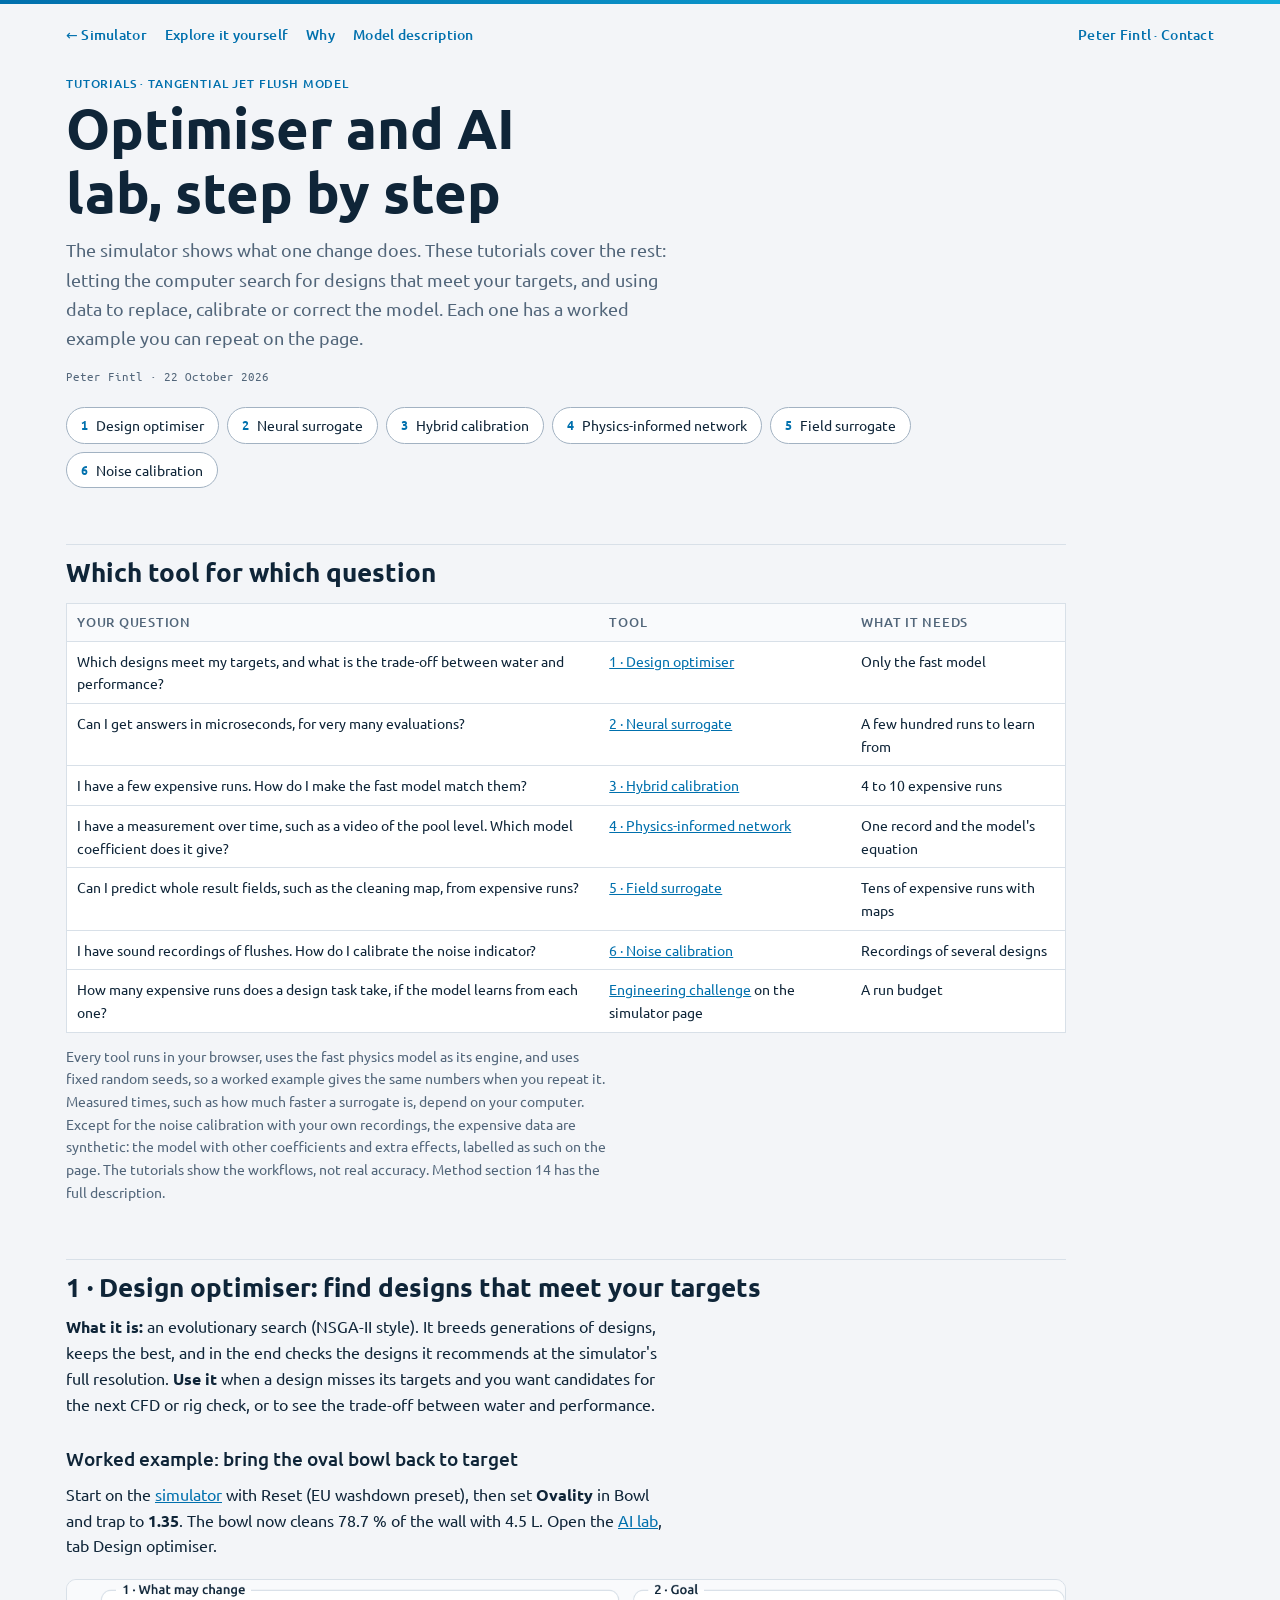
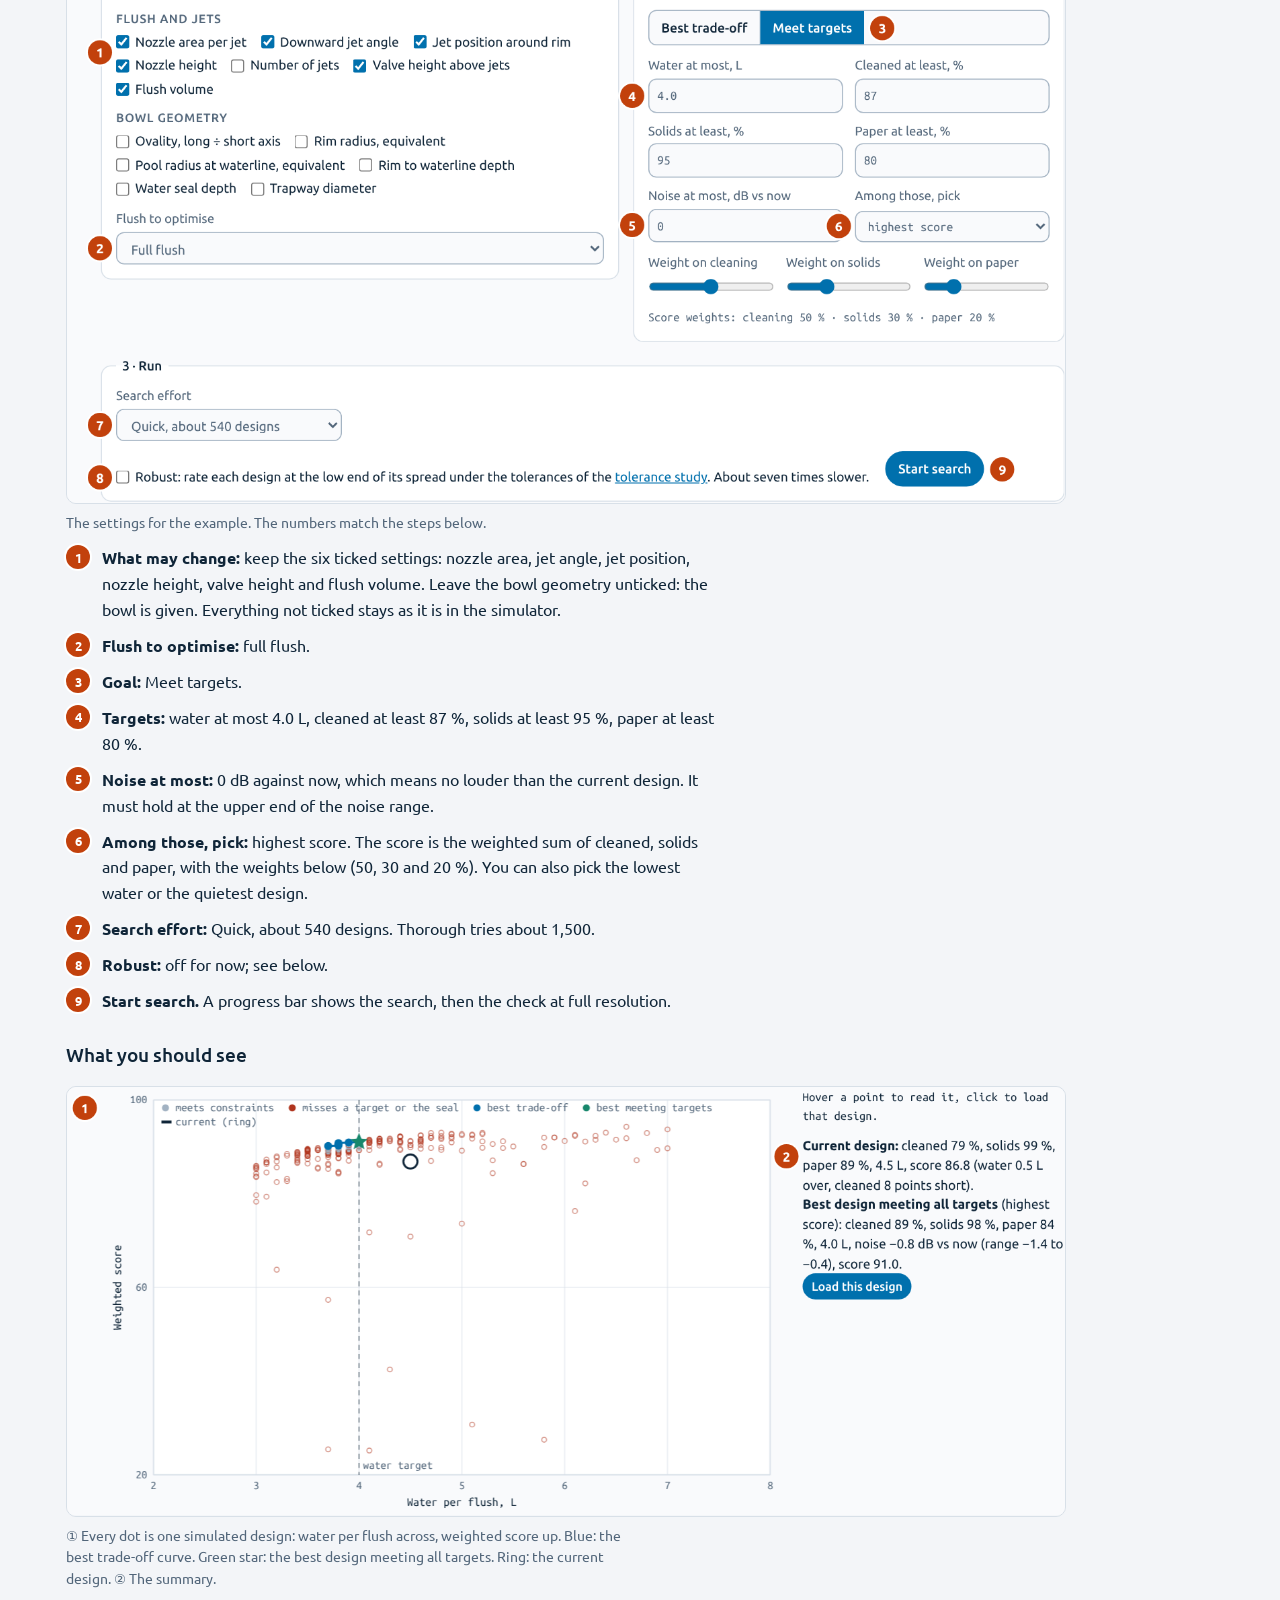
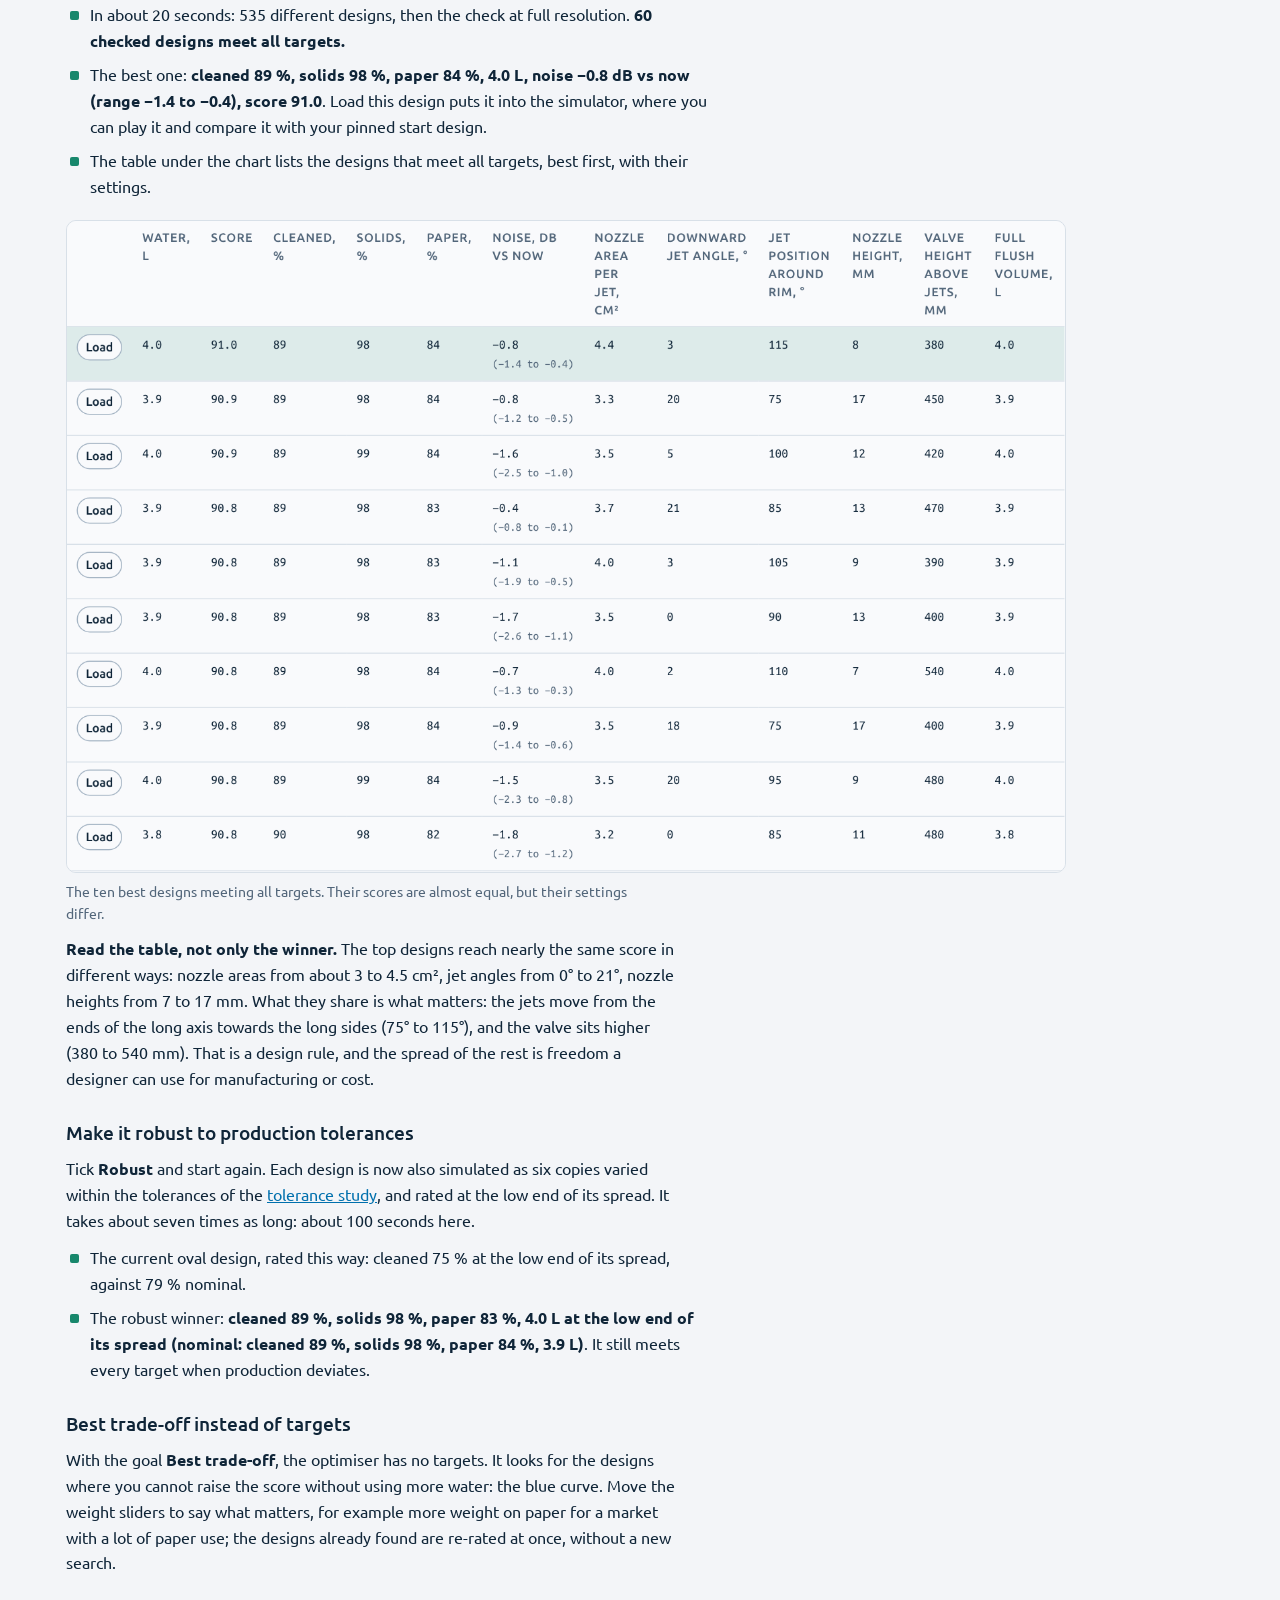
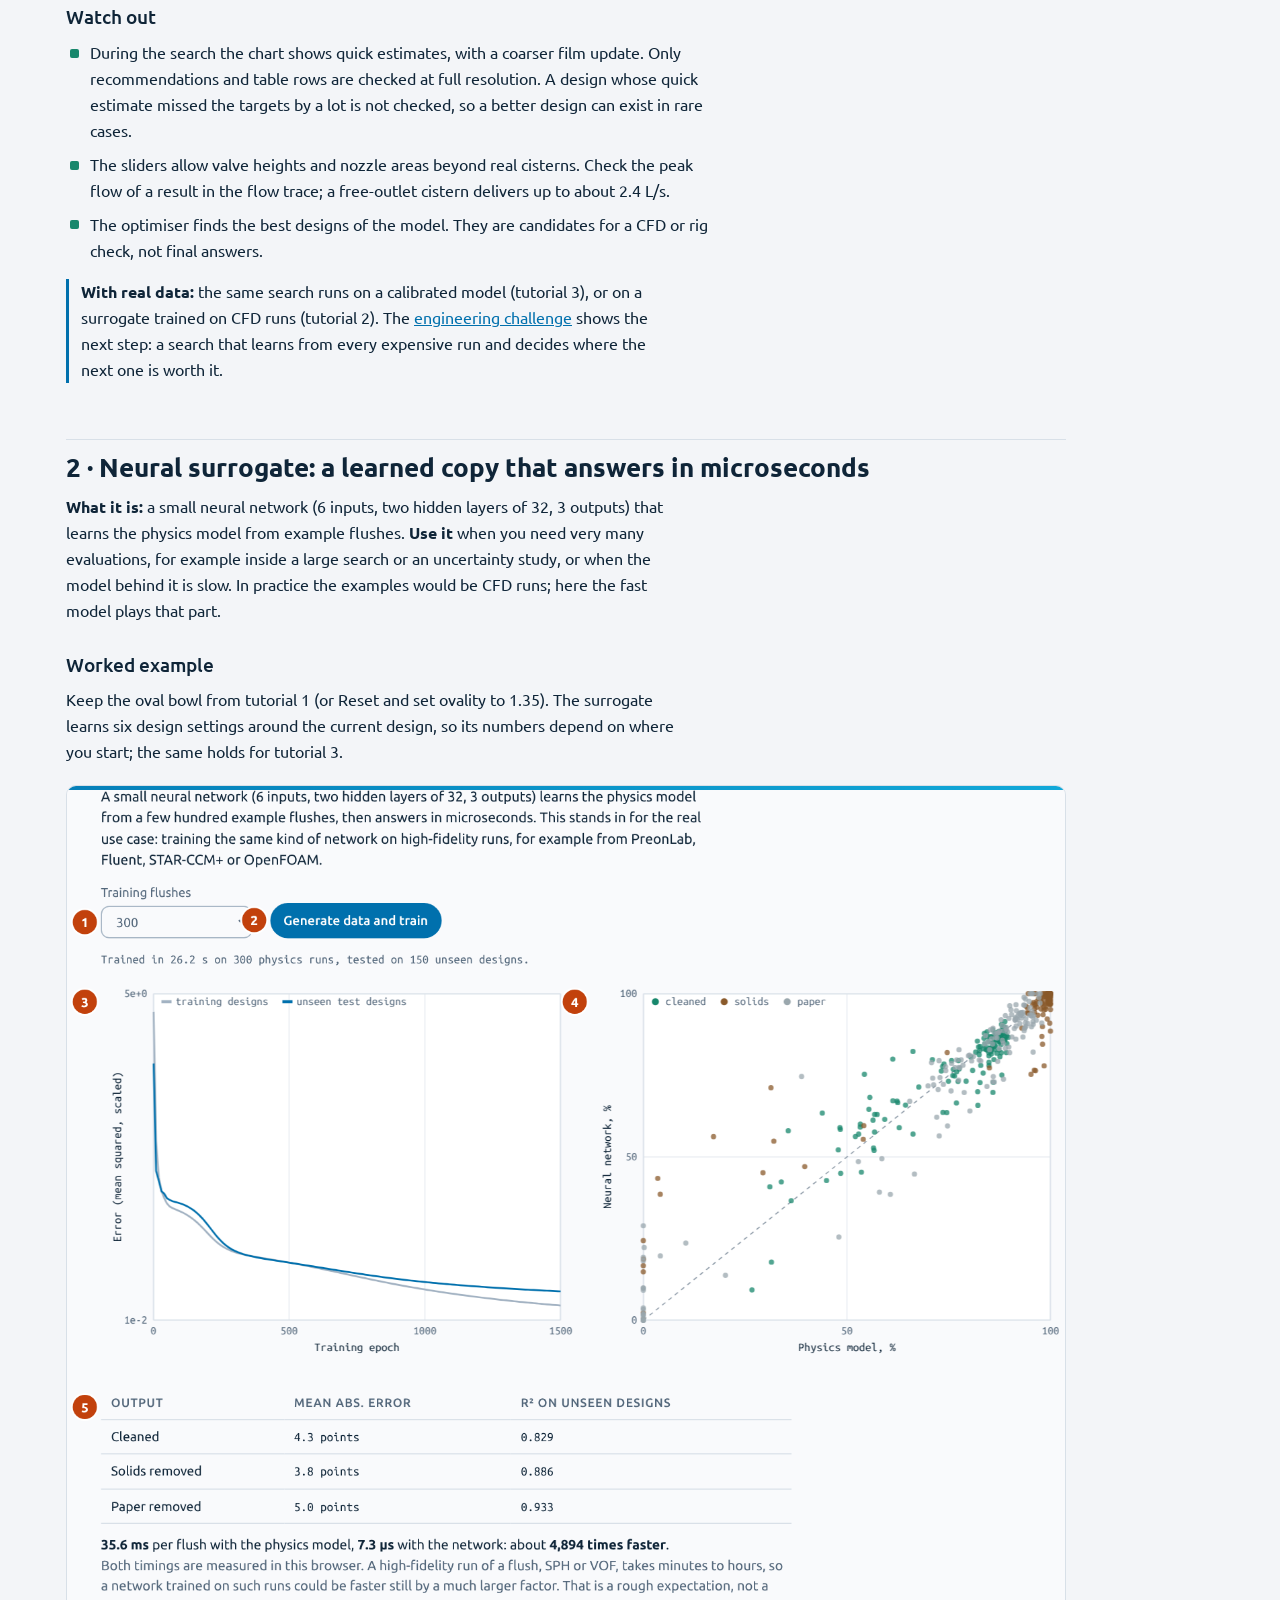
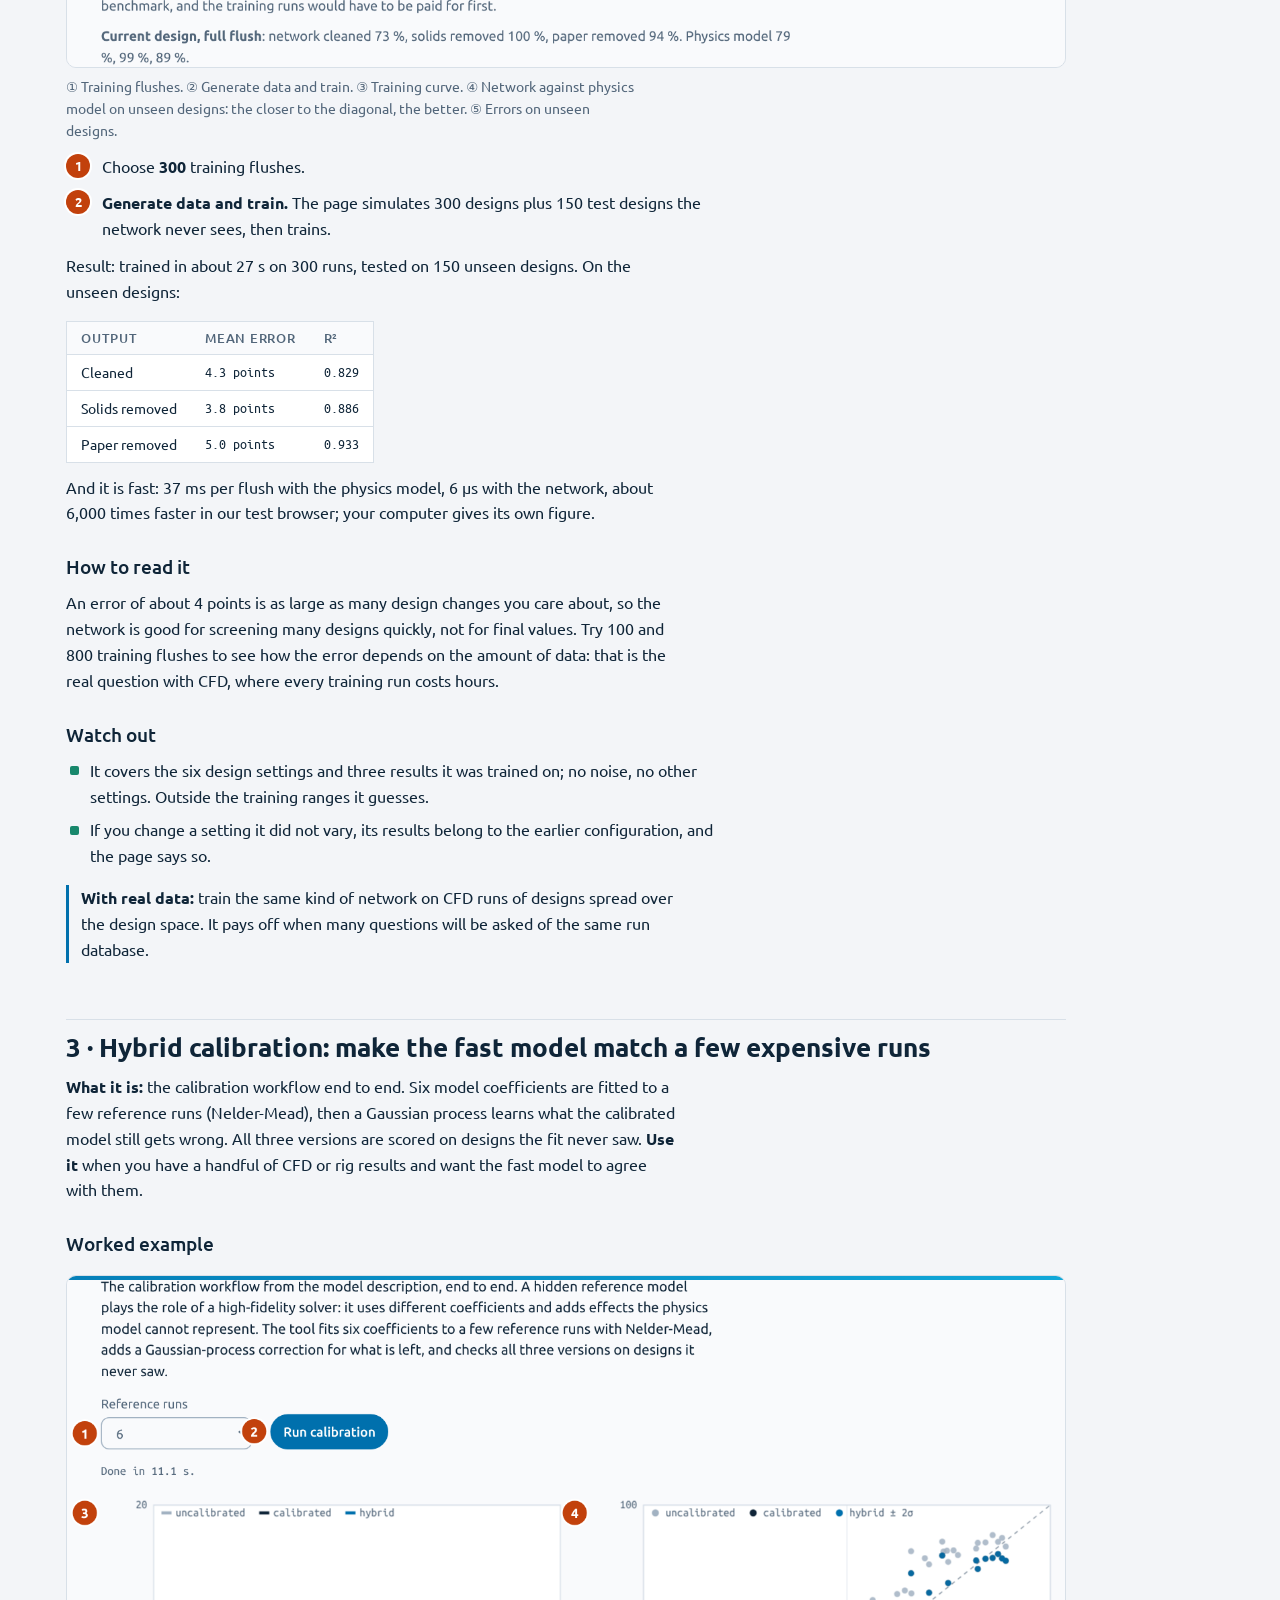
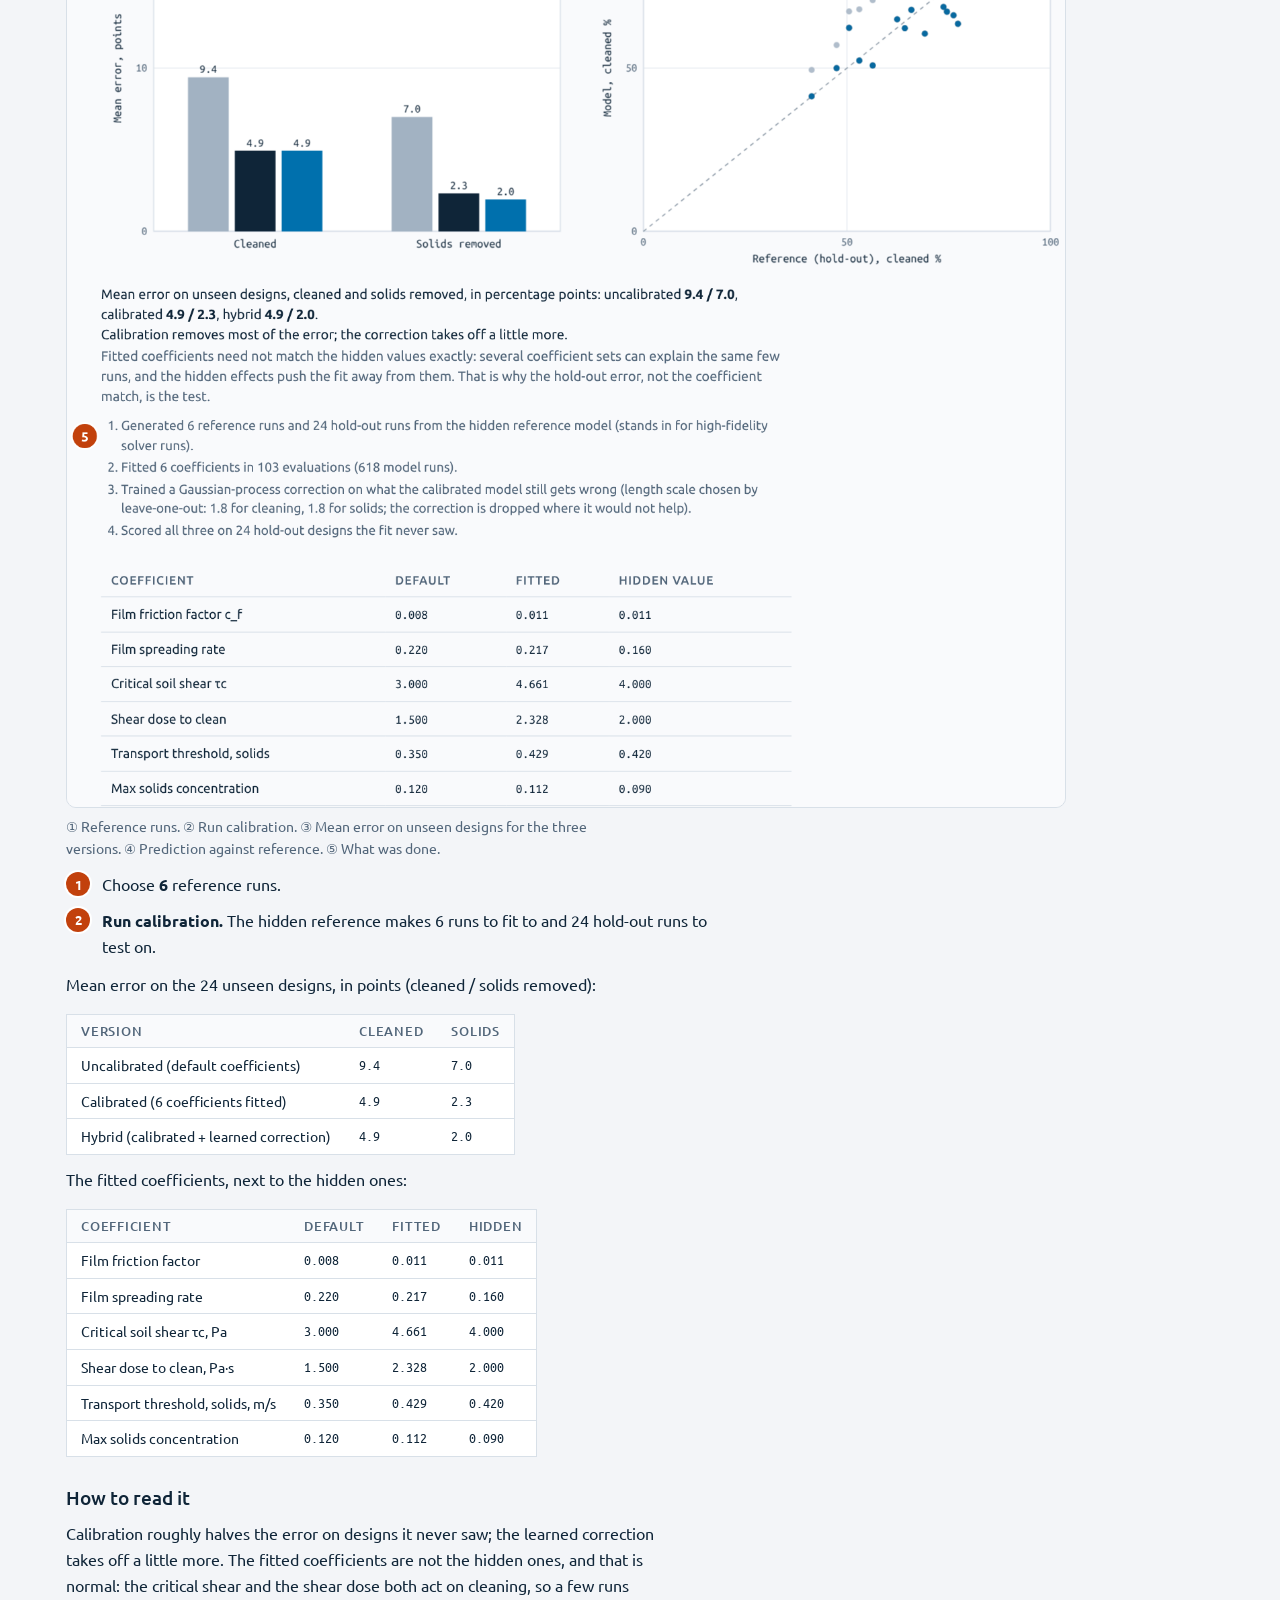
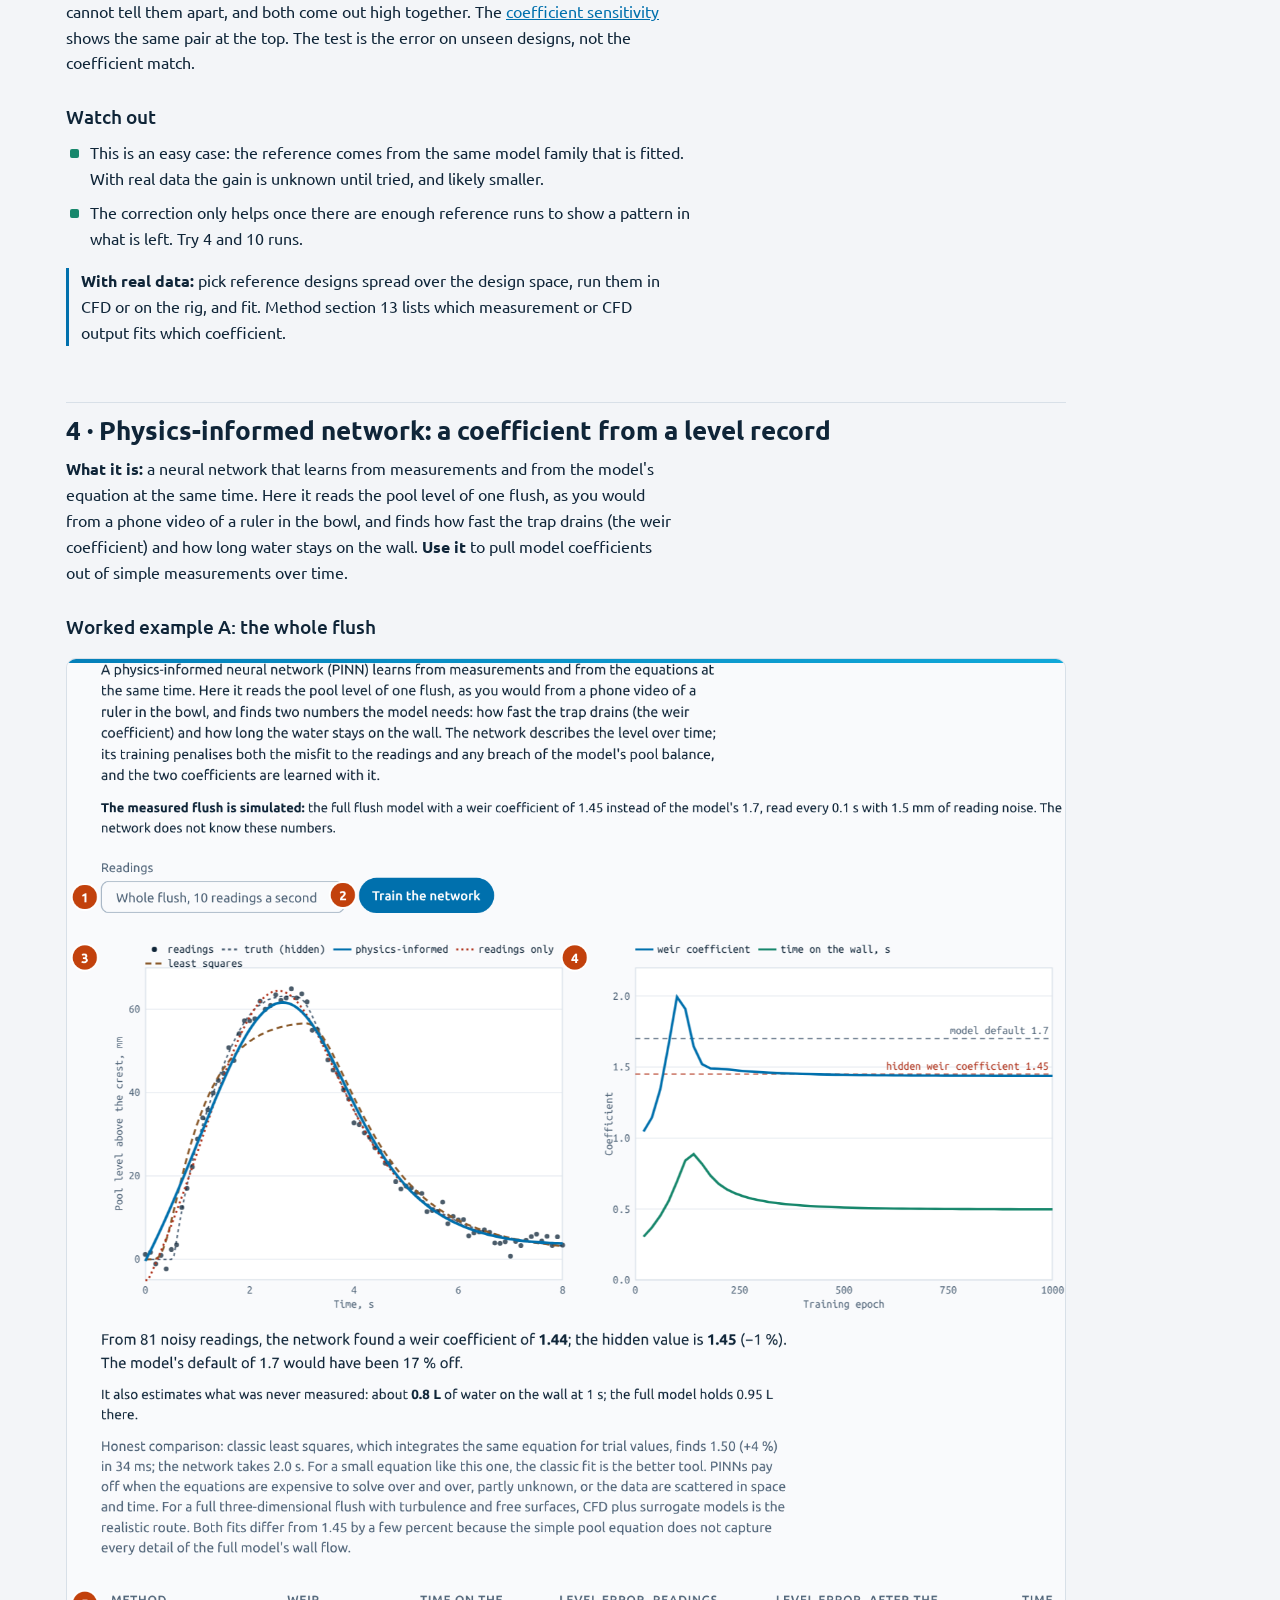
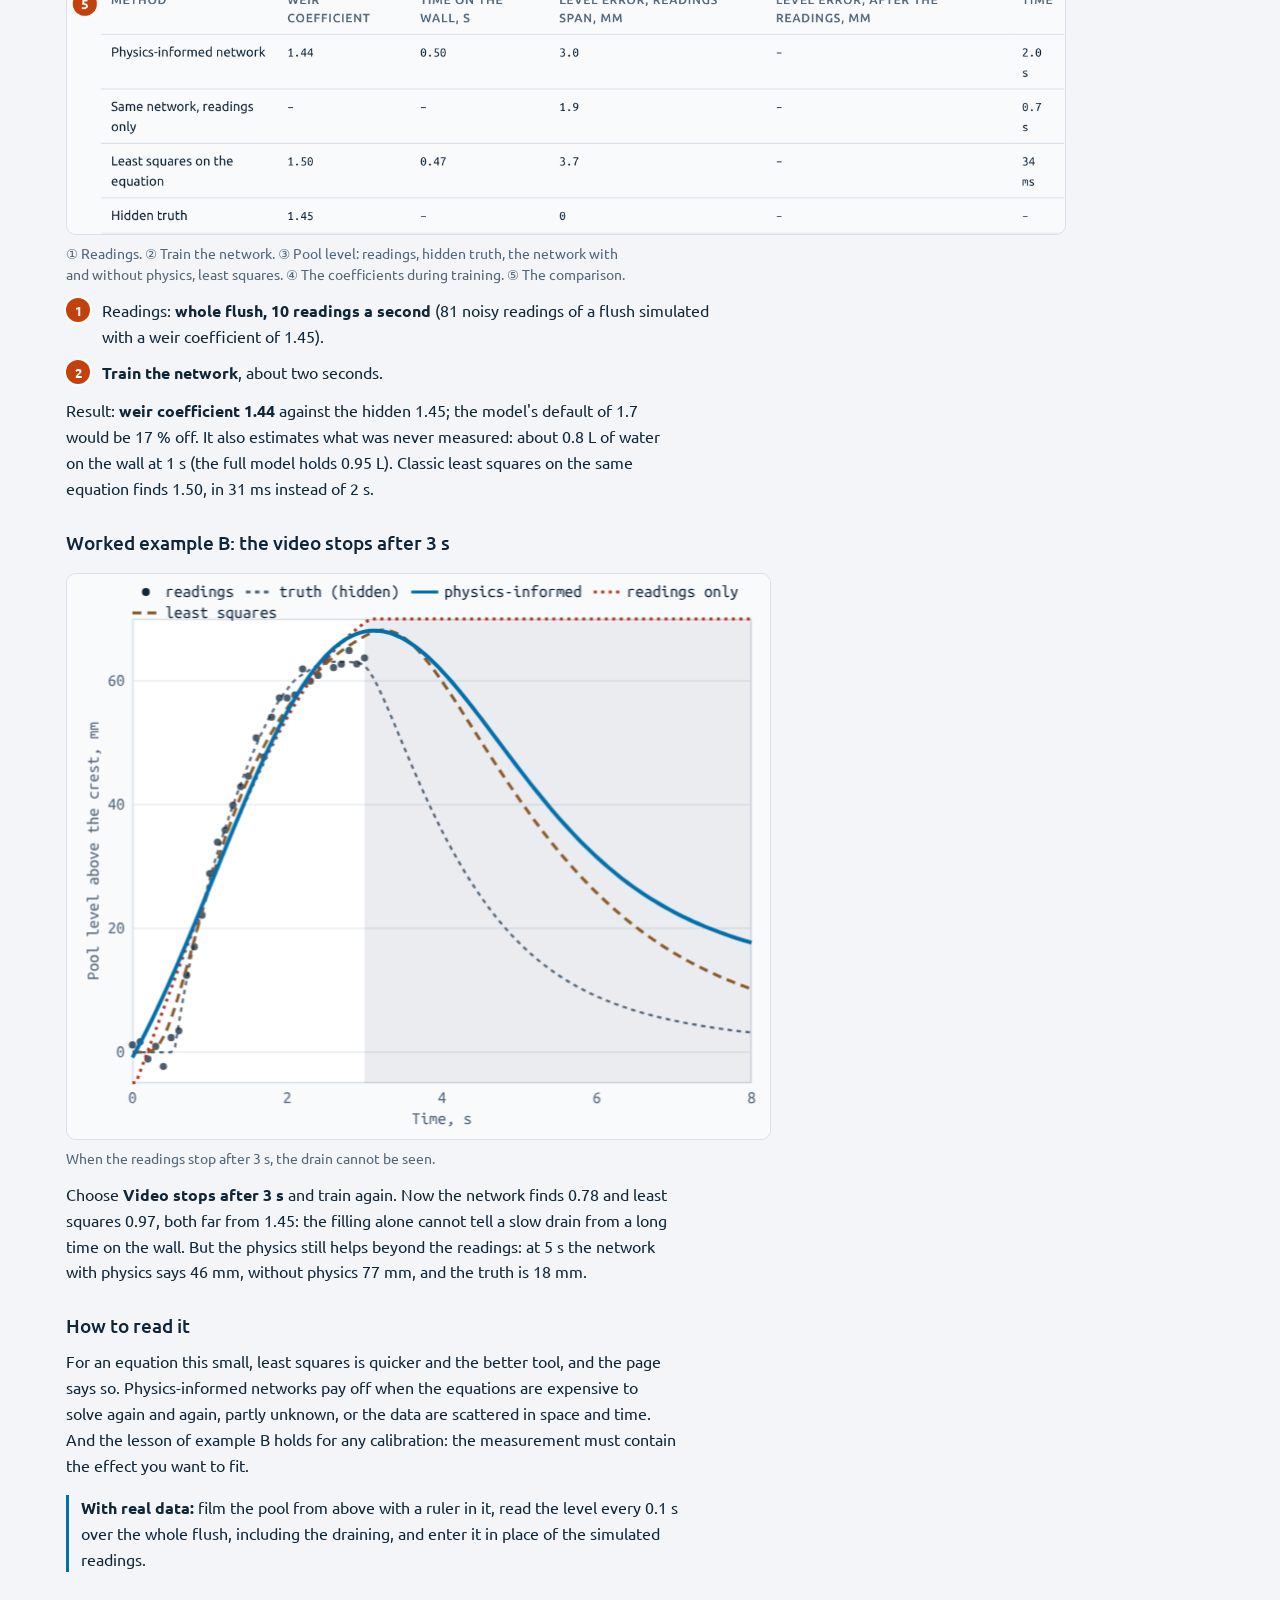
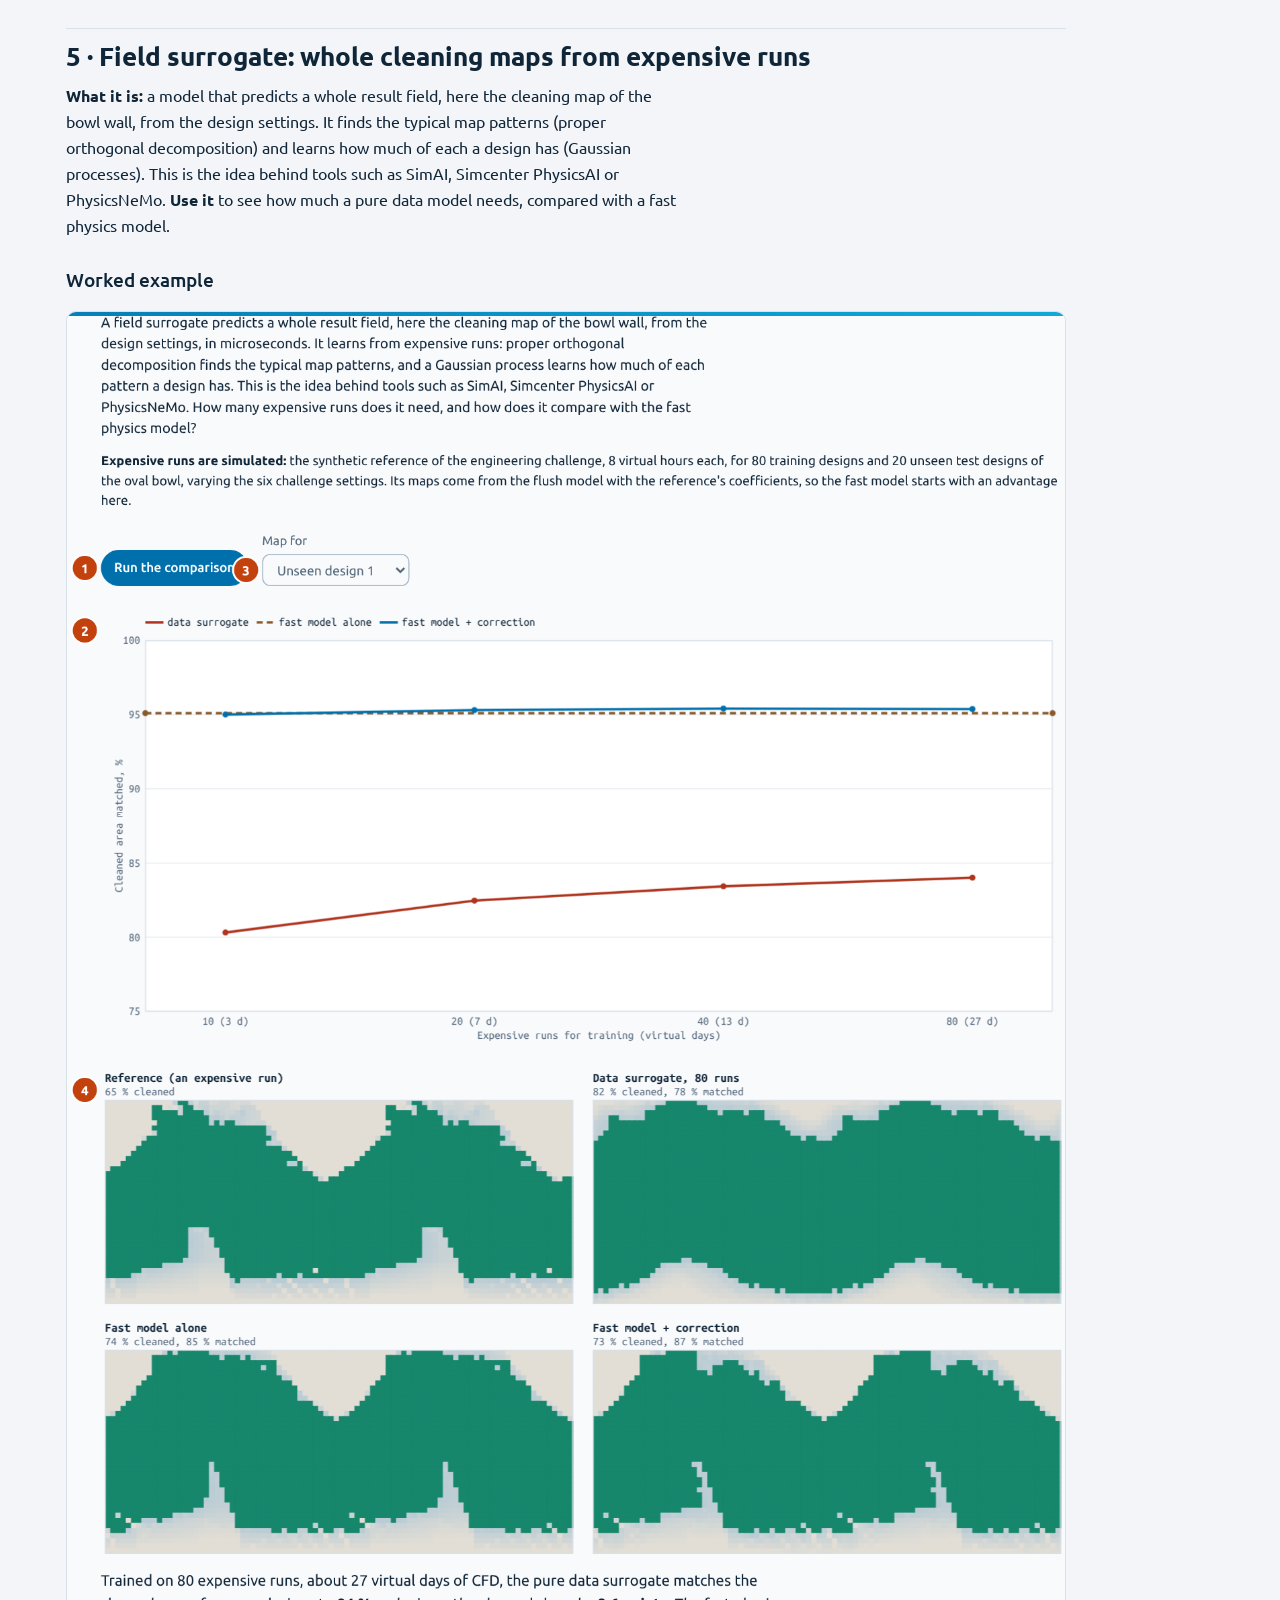
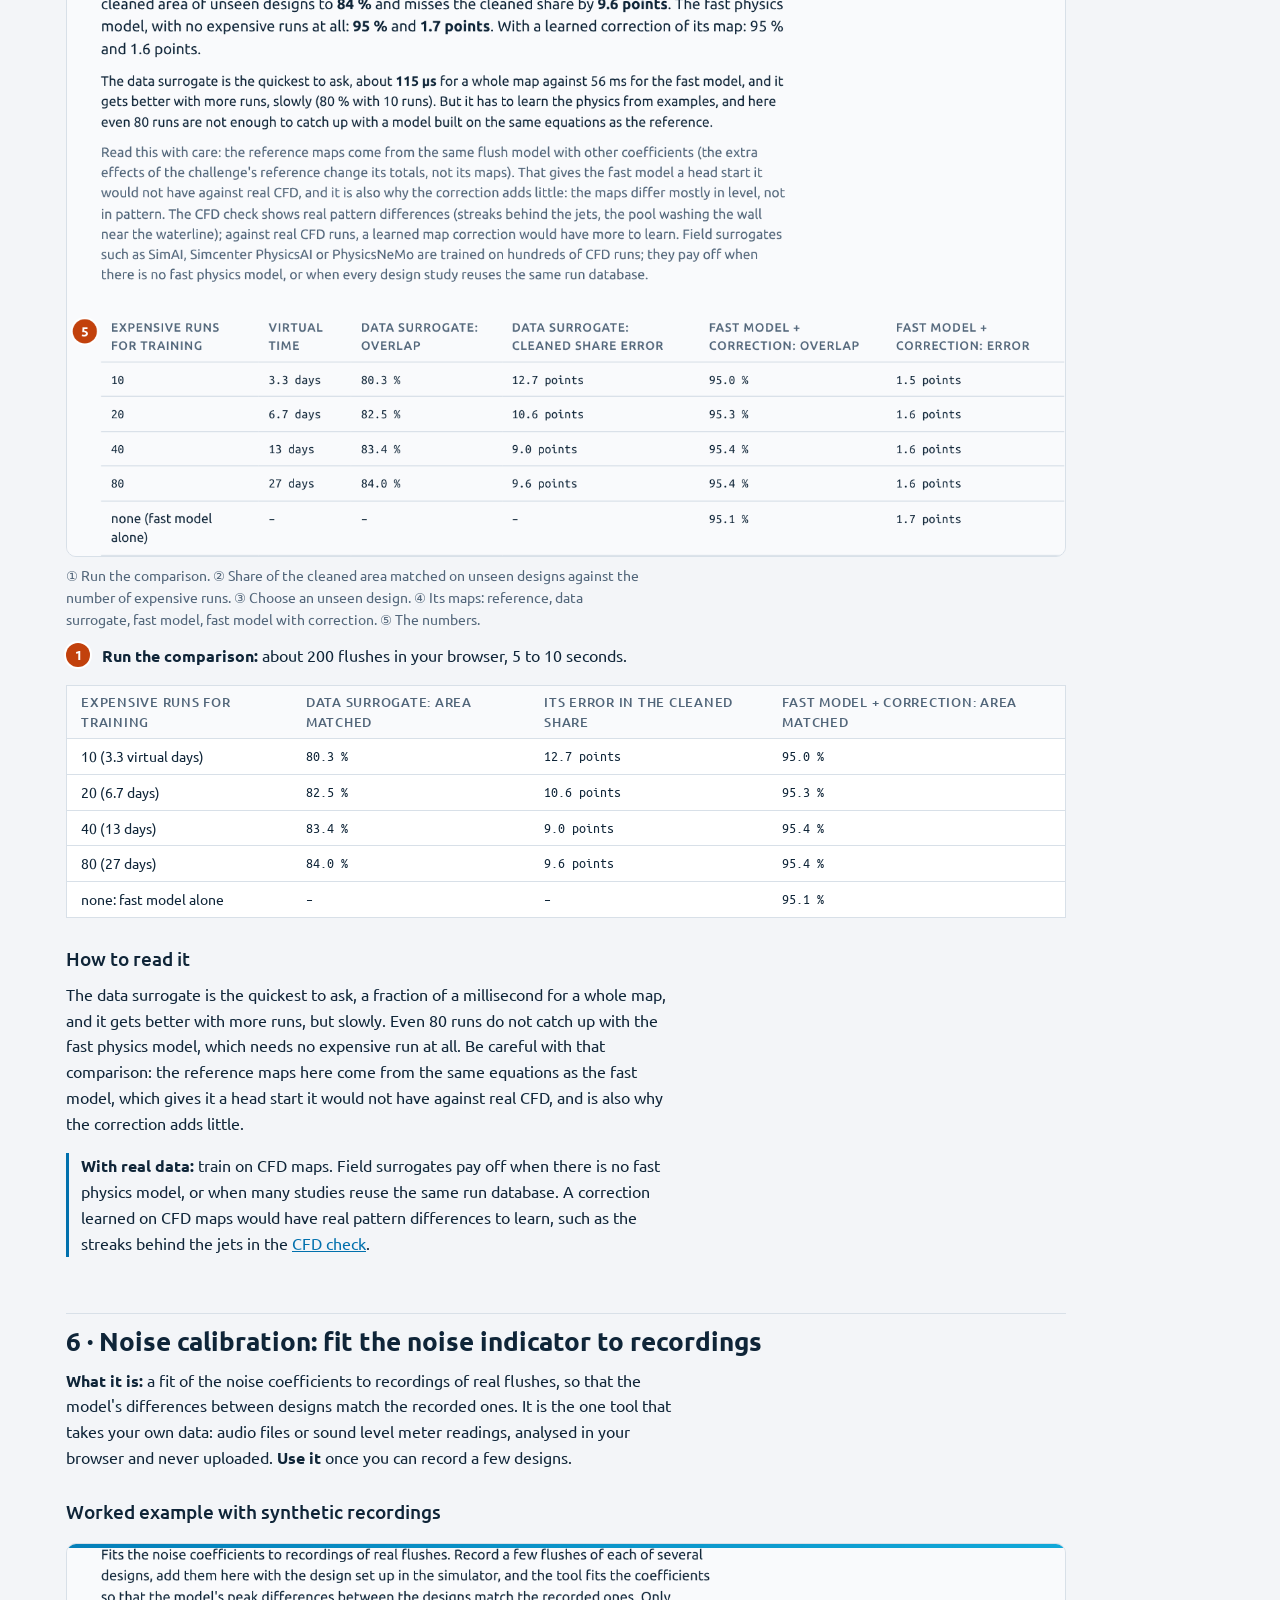
<file: tutorials.html>
<!doctype html>
<html lang="en">
<head>
<meta charset="utf-8">
<meta name="viewport" content="width=device-width, initial-scale=1, viewport-fit=cover">
<meta name="description" content="Step-by-step tutorials for the design optimiser and the AI lab of the Tangential Jet Flush Model, with screenshots and worked examples you can repeat.">
<title>AI Lab Tutorials</title>
<link rel="icon" href="data:image/svg+xml,%3Csvg xmlns=%22http://www.w3.org/2000/svg%22 viewBox=%220 0 32 32%22%3E%3Ccircle cx=%2216%22 cy=%2216%22 r=%2215%22 fill=%22%230070ad%22/%3E%3Cpath d=%22M9 13a7 7 0 0 0 14 0%22 fill=%22none%22 stroke=%22%23fff%22 stroke-width=%223%22 stroke-linecap=%22round%22/%3E%3C/svg%3E">
<link rel="preload" href="fonts/ubuntu-latin-400-normal.woff2" as="font" type="font/woff2" crossorigin>
<link rel="preload" href="fonts/ubuntu-latin-500-normal.woff2" as="font" type="font/woff2" crossorigin>
<link rel="stylesheet" href="fonts/fonts.css">
<style>
/* Layout: technical report. Narrow reading column with a sticky contents rail on wide screens; equations and tables sit in their own blocks. */
:root{
  --bg:#f3f5f8; --surface:#f9fafc; --raised:#ffffff; --ink:#0f2538; --muted:#52667a; --line:#d8e0e8; --line-strong:#a2b2c2;
  --accent:#0070ad; --water:#3a8db6; --water-soft:#d6e9f2; --clean:#17876c; --solid:#8a5a2b; --warn:#8f5b08;
  --f-display:"Ubuntu",system-ui,-apple-system,"Segoe UI",sans-serif;
  --f-body:"Ubuntu",system-ui,-apple-system,"Segoe UI",sans-serif;
  --f-mono:"Ubuntu Mono",ui-monospace,SFMono-Regular,Menlo,Consolas,monospace;
  --brand-1:#0070ad; --brand-2:#12abdb;
}
@media (prefers-color-scheme: dark){ :root:not([data-theme="light"]){
  --bg:#08131d; --surface:#0d1b28; --raised:#122333; --ink:#e4ecf3; --muted:#8fa3b5; --line:#1c3044; --line-strong:#3e5a72;
  --accent:#12abdb; --water:#4aa5d2; --water-soft:#1c3a48; --clean:#35b58e; --solid:#c48b52; --warn:#e2a646; color-scheme:dark } }
:root[data-theme="dark"]{
  --bg:#08131d; --surface:#0d1b28; --raised:#122333; --ink:#e4ecf3; --muted:#8fa3b5; --line:#1c3044; --line-strong:#3e5a72;
  --accent:#12abdb; --water:#4aa5d2; --water-soft:#1c3a48; --clean:#35b58e; --solid:#c48b52; --warn:#e2a646; color-scheme:dark }
*{box-sizing:border-box}
html{-webkit-text-size-adjust:100%}
body{margin:0;background:var(--bg);color:var(--ink);font-family:var(--f-body);font-size:16px;line-height:1.62}
.wrap{max-width:1180px;margin:0 auto;padding-left:max(16px, env(safe-area-inset-left, 0px));padding-right:max(16px, env(safe-area-inset-right, 0px));padding-block:20px 64px}
a{color:var(--accent)}
.site{display:flex;justify-content:space-between;gap:12px;flex-wrap:wrap;margin-bottom:22px;font-family:var(--f-display);font-weight:500;font-size:14px;letter-spacing:.02em}
.site a{text-decoration:none}
.site a:hover{text-decoration:underline}
h1,h2,h3,h4{font-family:var(--f-display);text-wrap:balance;line-height:1.15;margin:0}
h1{font-size:clamp(30px,4vw,44px);font-weight:700}
h2{font-size:26px;font-weight:700;margin-top:56px;padding-top:12px;border-top:1px solid var(--line)}
h3{font-size:19px;font-weight:500;margin-top:30px}
h4{font-size:16px;font-weight:500;margin-top:20px}
p,ul,ol{margin:12px 0 0;max-width:68ch}
li{margin-top:4px}
.eyebrow{font-family:var(--f-display);font-weight:500;font-size:12px;letter-spacing:.09em;text-transform:uppercase;color:var(--muted)}
.lede{font-size:18px;color:var(--muted);max-width:62ch;margin-top:12px}
.meta{font-family:var(--f-mono);font-size:13px;color:var(--muted);margin-top:14px}
.layout{display:grid;grid-template-columns:230px minmax(0,1fr);gap:48px;margin-top:34px;align-items:start}
@media (max-width:900px){ .layout{grid-template-columns:minmax(0,1fr)} .toc{position:static!important;max-height:none!important} }
.toc{position:sticky;top:calc(env(safe-area-inset-top, 0px) + 16px);max-height:calc(100vh - 32px);overflow:auto;font-size:14px;border-left:1px solid var(--line);padding-left:14px}
.toc ol{list-style:none;padding:0;margin:8px 0 0}
.toc li{margin:6px 0}
.toc a{text-decoration:none;color:var(--ink)}
.toc a:hover{color:var(--accent)}
.toc .n{font-family:var(--f-mono);color:var(--muted);margin-right:6px;font-size:12.5px}
main{min-width:0}
main > section:first-child h2{margin-top:0}
.box{background:var(--surface);border:1px solid var(--line);border-radius:12px;padding:16px 20px;margin-top:18px;max-width:72ch}
.box h4{margin-top:0}
.box.note{border-color:var(--warn)}
.eq{font-family:var(--f-mono);font-size:14.5px;background:var(--raised);border:1px solid var(--line);border-radius:10px;padding:12px 16px;margin-top:14px;max-width:72ch;overflow-x:auto;white-space:pre;line-height:1.7}
.eq .c{color:var(--muted)}
code{font-family:var(--f-mono);font-size:.9em;background:var(--raised);border:1px solid var(--line);border-radius:5px;padding:0 4px}
.sym{font-style:italic;font-family:var(--f-body)}
.tablewrap{overflow-x:auto;margin-top:16px;max-width:100%}
table{border-collapse:collapse;font-size:14px;min-width:640px;width:100%;background:var(--raised);border:1px solid var(--line)}
th,td{text-align:left;padding:8px 10px;border-bottom:1px solid var(--line);vertical-align:top}
th{font-family:var(--f-display);font-weight:500;font-size:12.5px;letter-spacing:.06em;text-transform:uppercase;color:var(--muted);background:var(--surface)}
td.num{font-family:var(--f-mono);font-variant-numeric:tabular-nums;white-space:nowrap}
figure{margin:20px 0 0;max-width:100%}
figcaption{font-size:13.5px;color:var(--muted);margin-top:8px;max-width:72ch}
.diagram{overflow-x:auto;background:var(--raised);border:1px solid var(--line);border-radius:12px;padding:12px}
.diagram svg{display:block;min-width:720px;width:100%;height:auto}
.d-box{fill:var(--surface);stroke:var(--line-strong);stroke-width:1.2}
.d-box.out{fill:var(--water-soft);stroke:var(--water)}
.d-t{fill:var(--ink);font-family:var(--f-display);font-weight:500;font-size:15px}
.d-s{fill:var(--muted);font-family:var(--f-mono);font-size:11.5px}
.d-a{stroke:var(--muted);stroke-width:1.4;fill:none}
.d-ah{fill:var(--muted)}
.d-fb{stroke:var(--accent);stroke-width:1.4;fill:none;stroke-dasharray:5 4}
.d-l{fill:var(--accent);font-family:var(--f-mono);font-size:11.5px}
.steps{counter-reset:st;list-style:none;padding:0;max-width:72ch}
.steps li{counter-increment:st;position:relative;padding-left:34px;margin-top:10px}
.steps li::before{content:counter(st);position:absolute;left:0;top:1px;width:23px;height:23px;border-radius:50%;background:var(--accent);color:var(--raised);font-family:var(--f-mono);font-size:12.5px;display:grid;place-items:center}
.foot{margin-top:64px;padding-top:14px;border-top:1px solid var(--line);font-size:14px;color:var(--muted);display:flex;flex-wrap:wrap;gap:8px 20px;justify-content:space-between}
:focus-visible{outline:2px solid var(--accent);outline-offset:2px}
.navl{display:inline-flex;gap:18px;flex-wrap:wrap}
.why-hero{max-width:860px}
.why-hero h1{font-size:clamp(34px,5vw,56px)}
.why{max-width:1000px;margin-top:10px}
.why section{margin-top:8px}
.why h2{max-width:none}
.statrow{display:grid;grid-template-columns:repeat(3,minmax(0,1fr));gap:14px;margin-top:22px;max-width:900px}
@media (max-width:720px){ .statrow{grid-template-columns:minmax(0,1fr)} }
.loop{max-width:900px;margin-top:18px;display:grid;gap:10px}
.loop-row{display:grid;grid-template-columns:minmax(150px,240px) 1fr auto;gap:12px;align-items:center}
@media (max-width:720px){ .loop-row{grid-template-columns:1fr auto} .loop-row .loop-l{grid-column:1 / -1} }
.loop-l{font-size:14px}
.loop-bar{display:flex;gap:3px;flex-wrap:nowrap;min-height:22px}
.loop-bar i{display:block;flex:0 0 auto;width:calc((100% - 33px) / 12);height:22px;border-radius:4px;background:var(--solid)}
.loop-bar.ai i{background:var(--accent)}
.loop-bar i.half{width:calc((100% - 33px) / 24)}
.loop-v{font-weight:500;font-variant-numeric:tabular-nums;min-width:5.5em;text-align:right}
.loop-scale{display:flex;justify-content:space-between;gap:12px;flex-wrap:wrap;font-size:12.5px;color:var(--muted)}
.stat{background:var(--raised);border:1px solid var(--line);border-radius:12px;padding:14px 16px;display:grid;gap:6px}
.stat .v{font-family:var(--f-display);font-weight:700;font-size:32px;line-height:1;color:var(--accent);font-variant-numeric:tabular-nums}
.stat .l{font-size:13.5px;color:var(--muted)}
.funnel{margin-top:20px}
.funnel svg{display:block;width:100%;height:auto;max-width:900px;min-width:620px}
.funnel{overflow-x:auto}
.f-band{stroke:none}
.f-band.b1{fill:var(--water-soft)}
.f-band.b2{fill:color-mix(in srgb, var(--accent) 22%, var(--raised))}
.f-band.b3{fill:color-mix(in srgb, var(--clean) 26%, var(--raised))}
.f-t{fill:var(--ink);font-family:var(--f-display);font-weight:500;font-size:17px}
.f-s{fill:var(--muted);font-family:var(--f-mono);font-size:12px}
.f-l{fill:var(--accent);font-family:var(--f-mono);font-size:12px}
.f-n{fill:var(--muted);font-family:var(--f-body);font-size:12.5px}
.f-fb{fill:none;stroke:var(--accent);stroke-width:1.6;stroke-dasharray:6 5}
.f-ah{fill:var(--accent)}
.tiers,.phases{display:grid;grid-template-columns:repeat(3,minmax(0,1fr));gap:16px;margin-top:20px}
@media (max-width:820px){ .tiers,.phases{grid-template-columns:minmax(0,1fr)} }
.tier,.phase{background:var(--raised);border:1px solid var(--line);border-radius:12px;padding:16px 18px;min-width:0}
.tier h3{margin-top:0}
.tier p,.phase p{font-size:15px}
.ph{display:inline-block;font-family:var(--f-display);font-weight:700;font-size:13px;letter-spacing:.08em;text-transform:uppercase;color:var(--accent)}
.note{font-size:14px;color:var(--muted)}
.ticks{list-style:none;padding:0;max-width:72ch}
.ticks li{position:relative;padding-left:24px;margin-top:8px}
.ticks li::before{content:"";position:absolute;left:4px;top:.55em;width:9px;height:9px;border-radius:2px;background:var(--clean)}
.uses{display:grid;grid-template-columns:repeat(auto-fit,minmax(240px,1fr));gap:12px;margin-top:18px}
.uses div{background:var(--raised);border:1px solid var(--line);border-radius:10px;padding:12px 14px;display:grid;gap:3px}
.uses b{font-family:var(--f-display);font-weight:500}
.uses span{font-size:14px;color:var(--muted)}
.cta{border-top:0}
.cta-row{display:flex;flex-wrap:wrap;gap:10px;margin-top:16px}
.btn{display:inline-block;border:1px solid var(--line-strong);background:var(--surface);color:var(--ink);border-radius:9px;padding:9px 16px;font-family:var(--f-display);font-weight:500;font-size:15px;text-decoration:none}
.btn:hover{border-color:var(--accent)}
.btn.primary{background:var(--accent);border-color:var(--accent);color:var(--raised)}
.muted{color:var(--muted);font-size:14px;margin-top:14px}
.stat{align-content:start}
details.calc{margin-top:4px;font-size:13.5px}
details.calc summary{cursor:pointer;color:var(--accent);font-weight:500;min-height:24px}
details.calc p,details.calc ul{margin-top:8px;max-width:none}
details.calc ul{padding-left:18px}
details.calc table.races{min-width:0;font-size:13px}
details.calc table.races th,details.calc table.races td{padding:4px 6px}
details.calc tr.tot td{font-weight:500;border-top:2px solid var(--line-strong)}
@media (min-width:721px){ .statrow:has(details[open]){align-items:start} }
.box.clocks p{margin-top:8px}
table.map{min-width:720px}
table.map td{font-size:14px}

/* Capgemini-inspired look: Ubuntu, brand blues, a thin brand gradient across the top, pill-shaped buttons */
body::before{content:"";display:block;height:4px;background:linear-gradient(90deg,var(--brand-1),var(--brand-2))}
h1,h2,h3,h4{letter-spacing:0}
.eyebrow{color:var(--accent);letter-spacing:.07em}
.btn{border-radius:999px}

/* explore page */
.paths{display:grid;grid-template-columns:repeat(3,minmax(0,1fr));gap:14px;margin-top:22px;max-width:1000px}
@media (max-width:720px){ .paths{grid-template-columns:minmax(0,1fr)} }
.path{display:grid;gap:4px;background:var(--raised);border:1px solid var(--line);border-radius:14px;padding:14px 18px;text-decoration:none;color:var(--ink)}
.path:hover{border-color:var(--accent)}
.path b{font-family:var(--f-display);font-weight:500;font-size:17px;color:var(--accent)}
.path span{font-size:14px;color:var(--muted)}
.recipe{background:var(--raised);border:1px solid var(--line);border-radius:12px;padding:14px 20px 16px;margin-top:16px;max-width:900px}
.recipe h3{margin-top:0;display:flex;align-items:center;gap:10px}
.rn{display:inline-grid;place-items:center;width:28px;height:28px;border-radius:50%;background:var(--accent);color:var(--raised);font-family:var(--f-mono);font-size:14px;flex:0 0 auto}
.recipe .where{font-size:14px;color:var(--muted);margin-top:6px}
.recipe ol,.recipe ul{padding-left:22px;max-width:none}
.recipe .read{font-size:14.5px;border-left:3px solid var(--line-strong);padding-left:12px;max-width:none}
.recipe .eq{max-width:none}
table.map{min-width:680px}
table.map td{font-size:14px}
.box.stance{border-color:var(--accent);max-width:900px}
dl.qa{max-width:72ch;margin-top:12px}
dl.qa dt{font-family:var(--f-display);font-weight:500;margin-top:14px}
dl.qa dd{margin:4px 0 0;color:var(--ink)}

/* tutorials page */
.tutnav{display:flex;flex-wrap:wrap;gap:8px;margin-top:20px;max-width:1000px}
.tutnav a{display:inline-flex;align-items:center;gap:8px;border:1px solid var(--line-strong);border-radius:999px;padding:6px 14px;text-decoration:none;color:var(--ink);font-size:14px;background:var(--raised)}
.tutnav a:hover{border-color:var(--accent)}
.tutnav b{font-family:var(--f-mono);color:var(--accent)}
.why figure img{display:block;max-width:100%;height:auto;border:1px solid var(--line);border-radius:10px;background:#fff}
.why figure{max-width:1000px}
ol.mk{counter-reset:mk;list-style:none;padding:0;max-width:72ch}
ol.mk li{counter-increment:mk;position:relative;padding-left:36px;margin-top:10px}
ol.mk li::before{content:counter(mk);position:absolute;left:0;top:0;width:24px;height:24px;border-radius:50%;background:#c2410c;color:#fff;font:700 13px var(--f-display);display:grid;place-items:center;box-shadow:0 0 0 2px var(--raised)}
ol.mk li.skip{color:var(--muted)}
p.real{border-left:3px solid var(--accent);padding-left:12px;margin-top:16px}
table.map.small{min-width:0;width:auto}
table.map.small td,table.map.small th{padding:6px 14px}
</style>
</head>
<body>
<div class="wrap">
  <nav class="site" aria-label="Site">
    <span class="navl"><a href="./">← Simulator</a><a href="explore.html">Explore it yourself</a><a href="why.html">Why</a><a href="method.html">Model description</a></span>
    <a href="https://fintlp.github.io/latest-news/#contact" target="_blank" rel="noopener">Peter Fintl · Contact</a>
  </nav>

  <header class="why-hero">
    <span class="eyebrow">Tutorials · Tangential Jet Flush Model</span>
    <h1>Optimiser and AI lab, step by step</h1>
    <p class="lede">The simulator shows what one change does. These tutorials cover the rest: letting the computer search for designs that meet your targets, and using data to replace, calibrate or correct the model. Each one has a worked example you can repeat on the page.</p>
    <p class="meta">Peter Fintl · 22 October 2026</p>
    <nav class="tutnav" aria-label="Tutorials">
      <a href="#optimiser"><b>1</b> Design optimiser</a><a href="#surrogate"><b>2</b> Neural surrogate</a><a href="#hybrid"><b>3</b> Hybrid calibration</a><a href="#pinn"><b>4</b> Physics-informed network</a><a href="#field"><b>5</b> Field surrogate</a><a href="#noise"><b>6</b> Noise calibration</a>
    </nav>
  </header>

  <div class="why">
    <section id="which">
      <h2>Which tool for which question</h2>
      <div class="tablewrap"><table class="map">
        <thead><tr><th>Your question</th><th>Tool</th><th>What it needs</th></tr></thead>
        <tbody>
          <tr><td>Which designs meet my targets, and what is the trade-off between water and performance?</td><td><a href="#optimiser">1 · Design optimiser</a></td><td>Only the fast model</td></tr>
          <tr><td>Can I get answers in microseconds, for very many evaluations?</td><td><a href="#surrogate">2 · Neural surrogate</a></td><td>A few hundred runs to learn from</td></tr>
          <tr><td>I have a few expensive runs. How do I make the fast model match them?</td><td><a href="#hybrid">3 · Hybrid calibration</a></td><td>4 to 10 expensive runs</td></tr>
          <tr><td>I have a measurement over time, such as a video of the pool level. Which model coefficient does it give?</td><td><a href="#pinn">4 · Physics-informed network</a></td><td>One record and the model's equation</td></tr>
          <tr><td>Can I predict whole result fields, such as the cleaning map, from expensive runs?</td><td><a href="#field">5 · Field surrogate</a></td><td>Tens of expensive runs with maps</td></tr>
          <tr><td>I have sound recordings of flushes. How do I calibrate the noise indicator?</td><td><a href="#noise">6 · Noise calibration</a></td><td>Recordings of several designs</td></tr>
          <tr><td>How many expensive runs does a design task take, if the model learns from each one?</td><td><a href="./#challenge">Engineering challenge</a> on the simulator page</td><td>A run budget</td></tr>
        </tbody>
      </table></div>
      <p class="note">Every tool runs in your browser, uses the fast physics model as its engine, and uses fixed random seeds, so a worked example gives the same numbers when you repeat it. Measured times, such as how much faster a surrogate is, depend on your computer. Except for the noise calibration with your own recordings, the expensive data are synthetic: the model with other coefficients and extra effects, labelled as such on the page. The tutorials show the workflows, not real accuracy. Method section 14 has the full description.</p>
    </section>

    <section id="optimiser">
      <h2>1 · Design optimiser: find designs that meet your targets</h2>
      <p><b>What it is:</b> an evolutionary search (NSGA-II style). It breeds generations of designs, keeps the best, and in the end checks the designs it recommends at the simulator's full resolution. <b>Use it</b> when a design misses its targets and you want candidates for the next CFD or rig check, or to see the trade-off between water and performance.</p>

      <h3>Worked example: bring the oval bowl back to target</h3>
      <p>Start on the <a href="./">simulator</a> with Reset (EU washdown preset), then set <b>Ovality</b> in Bowl and trap to <b>1.35</b>. The bowl now cleans <span data-r="optStartClean">78.7 %</span> of the wall with 4.5 L. Open the <a href="./#ai-lab">AI lab</a>, tab Design optimiser.</p>
      <figure><img src="media/tutorial/opt-setup.png" alt="Optimiser settings with numbered markers: what may change, flush, goal, targets, noise limit, pick, effort, robust, start" loading="lazy" width="1485" height="777"><figcaption>The settings for the example. The numbers match the steps below.</figcaption></figure>
      <ol class="mk">
        <li><b>What may change:</b> keep the six ticked settings: nozzle area, jet angle, jet position, nozzle height, valve height and flush volume. Leave the bowl geometry unticked: the bowl is given. Everything not ticked stays as it is in the simulator.</li>
        <li><b>Flush to optimise:</b> full flush.</li>
        <li><b>Goal:</b> Meet targets.</li>
        <li><b>Targets:</b> water at most 4.0 L, cleaned at least 87 %, solids at least 95 %, paper at least 80 %.</li>
        <li><b>Noise at most:</b> 0 dB against now, which means no louder than the current design. It must hold at the upper end of the noise range.</li>
        <li><b>Among those, pick:</b> highest score. The score is the weighted sum of cleaned, solids and paper, with the weights below (50, 30 and 20 %). You can also pick the lowest water or the quietest design.</li>
        <li><b>Search effort:</b> Quick, about 540 designs. Thorough tries about 1,500.</li>
        <li><b>Robust:</b> off for now; see below.</li>
        <li><b>Start search.</b> A progress bar shows the search, then the check at full resolution.</li>
      </ol>

      <h3>What you should see</h3>
      <figure><img src="media/tutorial/opt-result.png" alt="Optimiser chart of score against water per flush, with the best trade-off curve, the best design meeting the targets as a star, and the summary" loading="lazy" width="1485" height="638"><figcaption>① Every dot is one simulated design: water per flush across, weighted score up. Blue: the best trade-off curve. Green star: the best design meeting all targets. Ring: the current design. ② The summary.</figcaption></figure>
      <ul class="ticks">
        <li>In about <span data-r="optSeconds">20</span> seconds: <span data-r="optDesigns">535</span> different designs, then the check at full resolution. <b><span data-r="optMeet">60</span> checked designs meet all targets.</b></li>
        <li>The best one: <b><span data-r="optBestLine">cleaned 89 %, solids 98 %, paper 84 %, 4.0 L, noise −0.8 dB vs now (range −1.4 to −0.4), score 91.0</span></b>. Load this design puts it into the simulator, where you can play it and compare it with your pinned start design.</li>
        <li>The table under the chart lists the designs that meet all targets, best first, with their settings.</li>
      </ul>
      <figure><img src="media/tutorial/opt-table.png" alt="Table of designs meeting all targets with their settings" loading="lazy" width="1485" height="969"><figcaption>The ten best designs meeting all targets. Their scores are almost equal, but their settings differ.</figcaption></figure>
      <p><b>Read the table, not only the winner.</b> The top designs reach nearly the same score in different ways: nozzle areas from about 3 to 4.5 cm², jet angles from 0° to 21°, nozzle heights from 7 to 17 mm. What they share is what matters: the jets move from the ends of the long axis towards the long sides (75° to 115°), and the valve sits higher (380 to 540 mm). That is a design rule, and the spread of the rest is freedom a designer can use for manufacturing or cost.</p>

      <h3>Make it robust to production tolerances</h3>
      <p>Tick <b>Robust</b> and start again. Each design is now also simulated as six copies varied within the tolerances of the <a href="./#tolerance">tolerance study</a>, and rated at the low end of its spread. It takes about seven times as long: <span data-r="robSeconds">about 100</span> seconds here.</p>
      <ul class="ticks">
        <li>The current oval design, rated this way: <span data-r="robCur">cleaned 75 % at the low end of its spread, against 79 % nominal</span>.</li>
        <li>The robust winner: <b><span data-r="robBestLine">cleaned 89 %, solids 98 %, paper 83 %, 4.0 L at the low end of its spread (nominal: cleaned 89 %, solids 98 %, paper 84 %, 3.9 L)</span></b>. It still meets every target when production deviates.</li>
      </ul>

      <h3>Best trade-off instead of targets</h3>
      <p>With the goal <b>Best trade-off</b>, the optimiser has no targets. It looks for the designs where you cannot raise the score without using more water: the blue curve. Move the weight sliders to say what matters, for example more weight on paper for a market with a lot of paper use; the designs already found are re-rated at once, without a new search.</p>

      <h3>Watch out</h3>
      <ul class="ticks">
        <li>During the search the chart shows quick estimates, with a coarser film update. Only recommendations and table rows are checked at full resolution. A design whose quick estimate missed the targets by a lot is not checked, so a better design can exist in rare cases.</li>
        <li>The sliders allow valve heights and nozzle areas beyond real cisterns. Check the peak flow of a result in the flow trace; a free-outlet cistern delivers up to about 2.4 L/s.</li>
        <li>The optimiser finds the best designs of the model. They are candidates for a CFD or rig check, not final answers.</li>
      </ul>
      <p class="real"><b>With real data:</b> the same search runs on a calibrated model (tutorial 3), or on a surrogate trained on CFD runs (tutorial 2). The <a href="./#challenge">engineering challenge</a> shows the next step: a search that learns from every expensive run and decides where the next one is worth it.</p>
    </section>

    <section id="surrogate">
      <h2>2 · Neural surrogate: a learned copy that answers in microseconds</h2>
      <p><b>What it is:</b> a small neural network (6 inputs, two hidden layers of 32, 3 outputs) that learns the physics model from example flushes. <b>Use it</b> when you need very many evaluations, for example inside a large search or an uncertainty study, or when the model behind it is slow. In practice the examples would be CFD runs; here the fast model plays that part.</p>
      <h3>Worked example</h3>
      <p>Keep the oval bowl from tutorial 1 (or Reset and set ovality to 1.35). The surrogate learns six design settings around the current design, so its numbers depend on where you start; the same holds for tutorial 3.</p>
      <figure><img src="media/tutorial/surrogate.png" alt="Neural surrogate tab with training curve, prediction against physics model on unseen designs, and the error table" loading="lazy" width="1485" height="1311"><figcaption>① Training flushes. ② Generate data and train. ③ Training curve. ④ Network against physics model on unseen designs: the closer to the diagonal, the better. ⑤ Errors on unseen designs.</figcaption></figure>
      <ol class="mk">
        <li>Choose <b>300</b> training flushes.</li>
        <li><b>Generate data and train.</b> The page simulates 300 designs plus 150 test designs the network never sees, then trains.</li>
      </ol>
      <p>Result: <span data-r="surStatus">trained in about 27 s on 300 runs, tested on 150 unseen designs</span>. On the unseen designs:</p>
      <div class="tablewrap"><table class="map small"><thead><tr><th>Output</th><th>Mean error</th><th>R²</th></tr></thead><tbody data-r="surRows">
        <tr><td>Cleaned</td><td class="num">4.3 points</td><td class="num">0.829</td></tr><tr><td>Solids removed</td><td class="num">3.8 points</td><td class="num">0.886</td></tr><tr><td>Paper removed</td><td class="num">5.0 points</td><td class="num">0.933</td></tr></tbody></table></div>
      <p>And it is fast: <span data-r="surSpeed">37 ms per flush with the physics model, 6 µs with the network, about 6,000 times faster</span> in our test browser; your computer gives its own figure.</p>
      <h3>How to read it</h3>
      <p>An error of about 4 points is as large as many design changes you care about, so the network is good for screening many designs quickly, not for final values. Try 100 and 800 training flushes to see how the error depends on the amount of data: that is the real question with CFD, where every training run costs hours.</p>
      <h3>Watch out</h3>
      <ul class="ticks">
        <li>It covers the six design settings and three results it was trained on; no noise, no other settings. Outside the training ranges it guesses.</li>
        <li>If you change a setting it did not vary, its results belong to the earlier configuration, and the page says so.</li>
      </ul>
      <p class="real"><b>With real data:</b> train the same kind of network on CFD runs of designs spread over the design space. It pays off when many questions will be asked of the same run database.</p>
    </section>

    <section id="hybrid">
      <h2>3 · Hybrid calibration: make the fast model match a few expensive runs</h2>
      <p><b>What it is:</b> the calibration workflow end to end. Six model coefficients are fitted to a few reference runs (Nelder-Mead), then a Gaussian process learns what the calibrated model still gets wrong. All three versions are scored on designs the fit never saw. <b>Use it</b> when you have a handful of CFD or rig results and want the fast model to agree with them.</p>
      <h3>Worked example</h3>
      <figure><img src="media/tutorial/hybrid.png" alt="Hybrid calibration tab with error bars, prediction against reference, log and coefficient table" loading="lazy" width="1485" height="1683"><figcaption>① Reference runs. ② Run calibration. ③ Mean error on unseen designs for the three versions. ④ Prediction against reference. ⑤ What was done.</figcaption></figure>
      <ol class="mk">
        <li>Choose <b>6</b> reference runs.</li>
        <li><b>Run calibration.</b> The hidden reference makes 6 runs to fit to and 24 hold-out runs to test on.</li>
      </ol>
      <p>Mean error on the 24 unseen designs, in points (cleaned / solids removed):</p>
      <div class="tablewrap"><table class="map small"><thead><tr><th>Version</th><th>Cleaned</th><th>Solids</th></tr></thead><tbody>
        <tr><td>Uncalibrated (default coefficients)</td><td class="num" data-r="hybU1">9.4</td><td class="num" data-r="hybU2">7.0</td></tr>
        <tr><td>Calibrated (6 coefficients fitted)</td><td class="num" data-r="hybC1">4.9</td><td class="num" data-r="hybC2">2.3</td></tr>
        <tr><td>Hybrid (calibrated + learned correction)</td><td class="num" data-r="hybH1">4.9</td><td class="num" data-r="hybH2">2.0</td></tr></tbody></table></div>
      <p>The fitted coefficients, next to the hidden ones:</p>
      <div class="tablewrap"><table class="map small"><thead><tr><th>Coefficient</th><th>Default</th><th>Fitted</th><th>Hidden</th></tr></thead><tbody data-r="hybCoef">
        <tr><td>Film friction factor</td><td class="num">0.008</td><td class="num">0.011</td><td class="num">0.011</td></tr>
        <tr><td>Film spreading rate</td><td class="num">0.220</td><td class="num">0.217</td><td class="num">0.160</td></tr>
        <tr><td>Critical soil shear τc, Pa</td><td class="num">3.000</td><td class="num">4.661</td><td class="num">4.000</td></tr>
        <tr><td>Shear dose to clean, Pa·s</td><td class="num">1.500</td><td class="num">2.328</td><td class="num">2.000</td></tr>
        <tr><td>Transport threshold, solids, m/s</td><td class="num">0.350</td><td class="num">0.429</td><td class="num">0.420</td></tr>
        <tr><td>Max solids concentration</td><td class="num">0.120</td><td class="num">0.112</td><td class="num">0.090</td></tr></tbody></table></div>
      <h3>How to read it</h3>
      <p>Calibration roughly halves the error on designs it never saw; the learned correction takes off a little more. The fitted coefficients are not the hidden ones, and that is normal: the critical shear and the shear dose both act on cleaning, so a few runs cannot tell them apart, and both come out high together. The <a href="explore.html#r-coef">coefficient sensitivity</a> shows the same pair at the top. The test is the error on unseen designs, not the coefficient match.</p>
      <h3>Watch out</h3>
      <ul class="ticks">
        <li>This is an easy case: the reference comes from the same model family that is fitted. With real data the gain is unknown until tried, and likely smaller.</li>
        <li>The correction only helps once there are enough reference runs to show a pattern in what is left. Try 4 and 10 runs.</li>
      </ul>
      <p class="real"><b>With real data:</b> pick reference designs spread over the design space, run them in CFD or on the rig, and fit. Method section 13 lists which measurement or CFD output fits which coefficient.</p>
    </section>

    <section id="pinn">
      <h2>4 · Physics-informed network: a coefficient from a level record</h2>
      <p><b>What it is:</b> a neural network that learns from measurements and from the model's equation at the same time. Here it reads the pool level of one flush, as you would from a phone video of a ruler in the bowl, and finds how fast the trap drains (the weir coefficient) and how long water stays on the wall. <b>Use it</b> to pull model coefficients out of simple measurements over time.</p>
      <h3>Worked example A: the whole flush</h3>
      <figure><img src="media/tutorial/pinn.png" alt="Physics-informed network tab with the level over time and the coefficients during training" loading="lazy" width="1485" height="1748"><figcaption>① Readings. ② Train the network. ③ Pool level: readings, hidden truth, the network with and without physics, least squares. ④ The coefficients during training. ⑤ The comparison.</figcaption></figure>
      <ol class="mk">
        <li>Readings: <b>whole flush, 10 readings a second</b> (81 noisy readings of a flush simulated with a weir coefficient of 1.45).</li>
        <li><b>Train the network</b>, about two seconds.</li>
      </ol>
      <p>Result: <b>weir coefficient <span data-r="pnCw">1.44</span></b> against the hidden 1.45; the model's default of 1.7 would be 17 % off. It also estimates what was never measured: about <span data-r="pnWall">0.8 L</span> of water on the wall at 1 s (the full model holds 0.95 L). Classic least squares on the same equation finds <span data-r="pnLs">1.50</span>, in <span data-r="pnLsMs">31 ms</span> instead of 2 s.</p>
      <h3>Worked example B: the video stops after 3 s</h3>
      <figure><img src="media/tutorial/pinn-cut.png" alt="Pool level when the record stops after 3 seconds" loading="lazy" width="705" height="566"><figcaption>When the readings stop after 3 s, the drain cannot be seen.</figcaption></figure>
      <p>Choose <b>Video stops after 3 s</b> and train again. Now the network finds <span data-r="pnCutCw">0.78</span> and least squares <span data-r="pnCutLs">0.97</span>, both far from 1.45: the filling alone cannot tell a slow drain from a long time on the wall. But the physics still helps beyond the readings: at 5 s the network with physics says <span data-r="pnCut5">46 mm</span>, without physics <span data-r="pnCut5np">77 mm</span>, and the truth is <span data-r="pnCut5t">18 mm</span>.</p>
      <h3>How to read it</h3>
      <p>For an equation this small, least squares is quicker and the better tool, and the page says so. Physics-informed networks pay off when the equations are expensive to solve again and again, partly unknown, or the data are scattered in space and time. And the lesson of example B holds for any calibration: the measurement must contain the effect you want to fit.</p>
      <p class="real"><b>With real data:</b> film the pool from above with a ruler in it, read the level every 0.1 s over the whole flush, including the draining, and enter it in place of the simulated readings.</p>
    </section>

    <section id="field">
      <h2>5 · Field surrogate: whole cleaning maps from expensive runs</h2>
      <p><b>What it is:</b> a model that predicts a whole result field, here the cleaning map of the bowl wall, from the design settings. It finds the typical map patterns (proper orthogonal decomposition) and learns how much of each a design has (Gaussian processes). This is the idea behind tools such as SimAI, Simcenter PhysicsAI or PhysicsNeMo. <b>Use it</b> to see how much a pure data model needs, compared with a fast physics model.</p>
      <h3>Worked example</h3>
      <figure><img src="media/tutorial/field.png" alt="Field surrogate tab with the learning curve and four cleaning maps" loading="lazy" width="1485" height="2745"><figcaption>① Run the comparison. ② Share of the cleaned area matched on unseen designs against the number of expensive runs. ③ Choose an unseen design. ④ Its maps: reference, data surrogate, fast model, fast model with correction. ⑤ The numbers.</figcaption></figure>
      <ol class="mk">
        <li><b>Run the comparison:</b> about 200 flushes in your browser, 5 to 10 seconds.</li>
      </ol>
      <div class="tablewrap"><table class="map small"><thead><tr><th>Expensive runs for training</th><th>Data surrogate: area matched</th><th>Its error in the cleaned share</th><th>Fast model + correction: area matched</th></tr></thead><tbody data-r="fsRows">
        <tr><td>10 (3.3 virtual days)</td><td class="num">80.3 %</td><td class="num">12.7 points</td><td class="num">95.0 %</td></tr>
        <tr><td>20 (6.7 days)</td><td class="num">82.5 %</td><td class="num">10.6 points</td><td class="num">95.3 %</td></tr>
        <tr><td>40 (13 days)</td><td class="num">83.4 %</td><td class="num">9.0 points</td><td class="num">95.4 %</td></tr>
        <tr><td>80 (27 days)</td><td class="num">84.0 %</td><td class="num">9.6 points</td><td class="num">95.4 %</td></tr>
        <tr><td>none: fast model alone</td><td class="num">–</td><td class="num">–</td><td class="num">95.1 %</td></tr></tbody></table></div>
      <h3>How to read it</h3>
      <p>The data surrogate is the quickest to ask, a fraction of a millisecond for a whole map, and it gets better with more runs, but slowly. Even 80 runs do not catch up with the fast physics model, which needs no expensive run at all. Be careful with that comparison: the reference maps here come from the same equations as the fast model, which gives it a head start it would not have against real CFD, and is also why the correction adds little.</p>
      <p class="real"><b>With real data:</b> train on CFD maps. Field surrogates pay off when there is no fast physics model, or when many studies reuse the same run database. A correction learned on CFD maps would have real pattern differences to learn, such as the streaks behind the jets in the <a href="./#cfd">CFD check</a>.</p>
    </section>

    <section id="noise">
      <h2>6 · Noise calibration: fit the noise indicator to recordings</h2>
      <p><b>What it is:</b> a fit of the noise coefficients to recordings of real flushes, so that the model's differences between designs match the recorded ones. It is the one tool that takes your own data: audio files or sound level meter readings, analysed in your browser and never uploaded. <b>Use it</b> once you can record a few designs.</p>
      <h3>Worked example with synthetic recordings</h3>
      <figure><img src="media/tutorial/noise.png" alt="Noise calibration tab with the demo, the recordings table, the fit and the coefficient table" loading="lazy" width="1485" height="2534"><figcaption>① Demo with synthetic recordings. ② My recordings, for your own. ③ Number of designs. ④ Coefficients to fit. ⑤ Fit coefficients. ⑥ Measured against model, before and after. ⑦ The coefficients.</figcaption></figure>
      <ol class="mk">
        <li>Keep <b>Demo with synthetic recordings</b>.</li>
        <li class="skip">(My recordings is for your own files; see below.)</li>
        <li>Designs: <b>6</b>.</li>
        <li>Coefficients to fit: keep the four ticked. The fall into the outlet is left out, because it is best taken from a trapway drawing.</li>
        <li><b>Make recordings and fit.</b> The page makes three recordings of each design from a hidden reference, analyses them like real audio, and fits.</li>
      </ol>
      <p>Result, as the root mean square error of the differences between designs: <b><span data-r="nzFit">0.52 dB with the current coefficients, 0.17 dB fitted</span></b>; on designs left out of the fit one at a time, <b><span data-r="nzLoo">0.63 against 0.23 dB</span></b>. The left-out error is the test: the fitted coefficients carry over to designs the fit did not see.</p>
      <h3>How to read it</h3>
      <p>Only differences between designs count, so the microphone, the room and the distance cancel out. The fitted coefficients need not equal the hidden ones, because the hidden reference has sounds the model does not know: a valve click, fill valve noise and a low-pitched gurgle. A-weighting takes about 7 dB off the gurgle, and the fit lowers the trap weight to match; a calibration against real recordings should do the same.</p>
      <h3>With your own recordings</h3>
      <ol class="steps">
        <li>Use one trap type. Comparisons across trap types are not robust.</li>
        <li>Put a phone or sound level meter at a fixed point, for example 1 m above the bowl, in a quiet room, and keep it there.</li>
        <li>Record three flushes of each design, from the start of the flush until the bowl has refilled.</li>
        <li>Set each design up in the simulator, switch to <b>My recordings</b> and add its files, or type a meter reading (A-weighted, fast, maximum). Files and meter readings cannot be mixed in one fit.</li>
        <li>Optionally, note from a video when an air core reaches the trap, or none.</li>
        <li>With four or more designs, fit, and check the left-out error. <b>Use fitted coefficients</b> sets them in the simulator.</li>
      </ol>
      <p class="note">The demo uses siphonic designs, because the siphon's gurgle separates the trap sources from the splash sources. In a washdown bowl almost all of the noise comes from the outlet, and recordings say little about the other coefficients.</p>
    </section>

    <section id="next" class="cta">
      <h2>Next</h2>
      <div class="cta-row">
        <a class="btn primary" href="./#ai-lab">Open the AI lab</a>
        <a class="btn" href="explore.html">Explore it yourself</a>
        <a class="btn" href="method.html">Model description</a>
        <a class="btn" href="https://fintlp.github.io/latest-news/#contact" target="_blank" rel="noopener">Contact Peter Fintl · ask for a workshop</a>
      </div>
      <p class="muted">The screenshots and numbers on this page are made by <code>tools/tutorial-shots.js</code>, which runs every tool as described here; <code>media/tutorial/results.json</code> holds the numbers.</p>
    </section>

    <footer class="foot">
      <span class="navl"><a href="./">← Simulator</a><a href="explore.html">Explore it yourself</a><a href="why.html">Why</a><a href="method.html">Model description</a><a href="sources.html">Sources and references</a></span>
      <span>Tangential Jet Flush Model · v2.1.2 · Peter Fintl</span>
    </footer>
  </div>
</div>
</body>
</html>
</file>
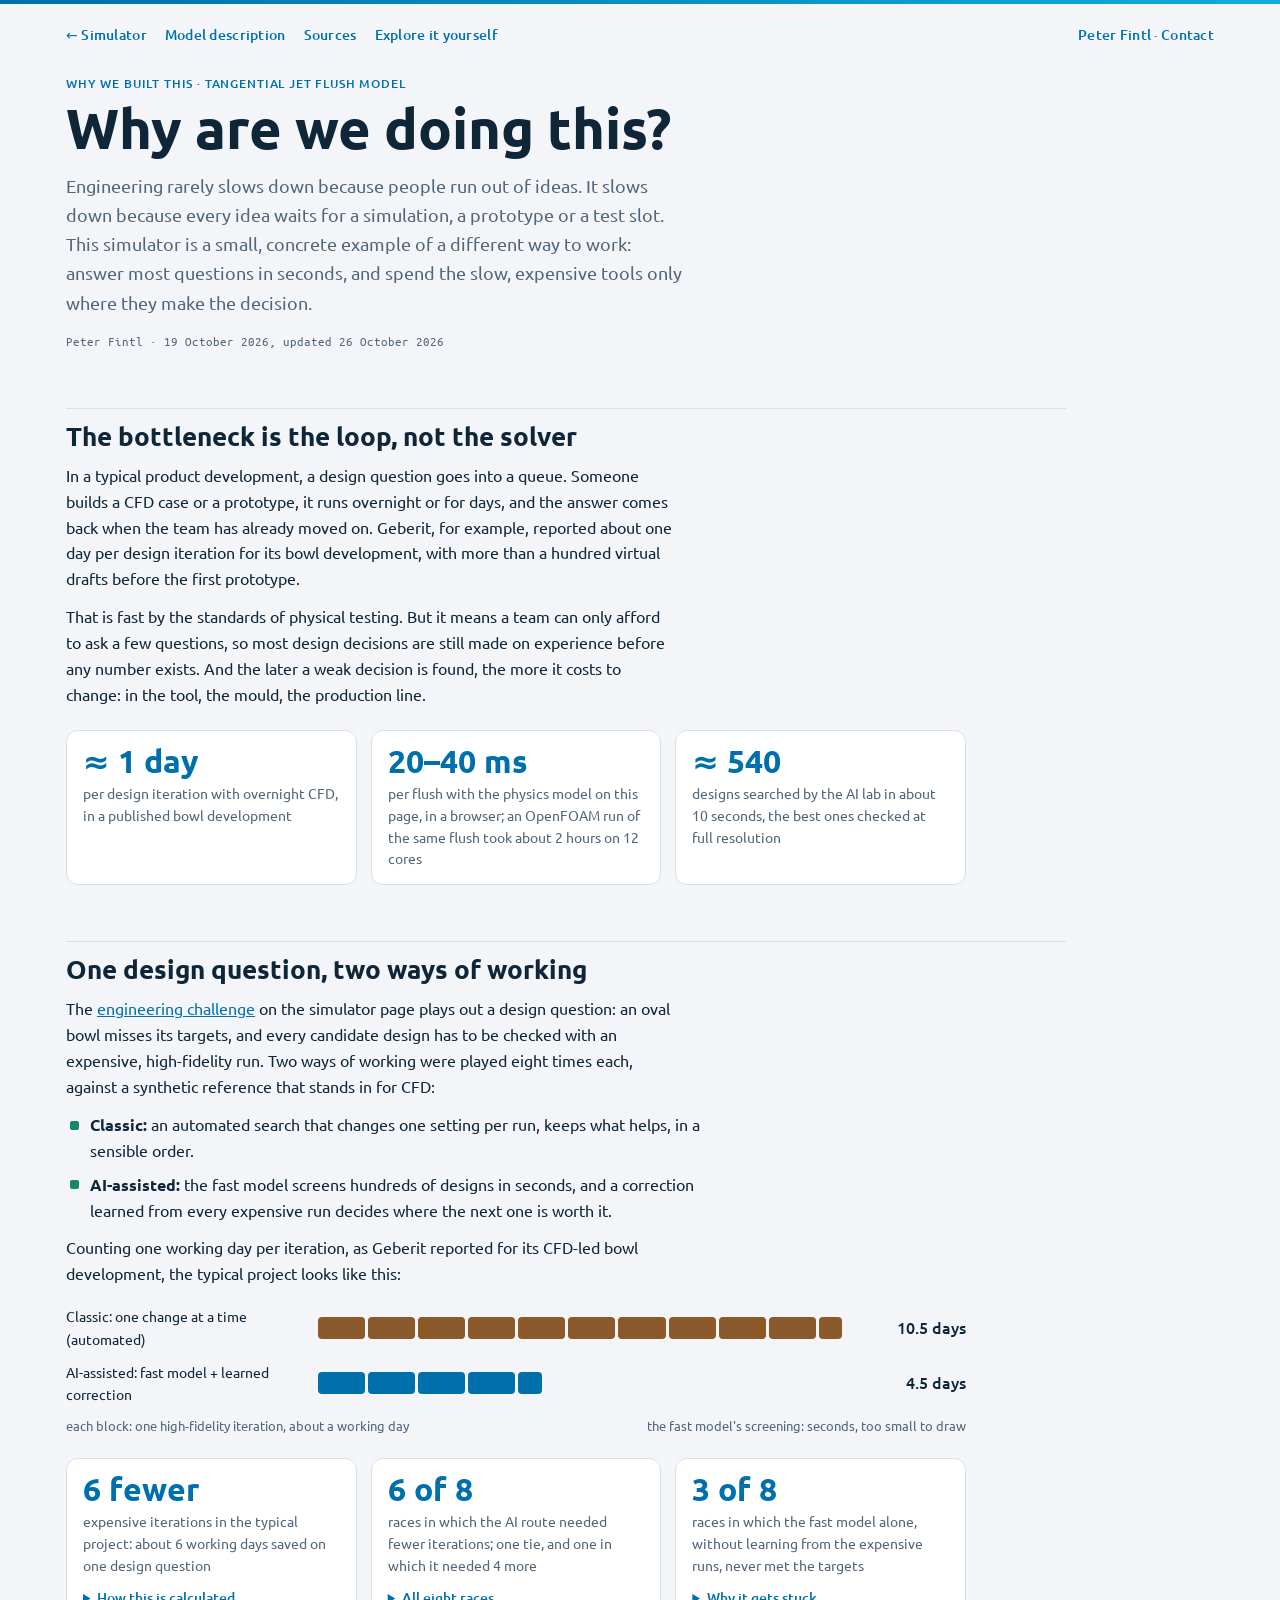
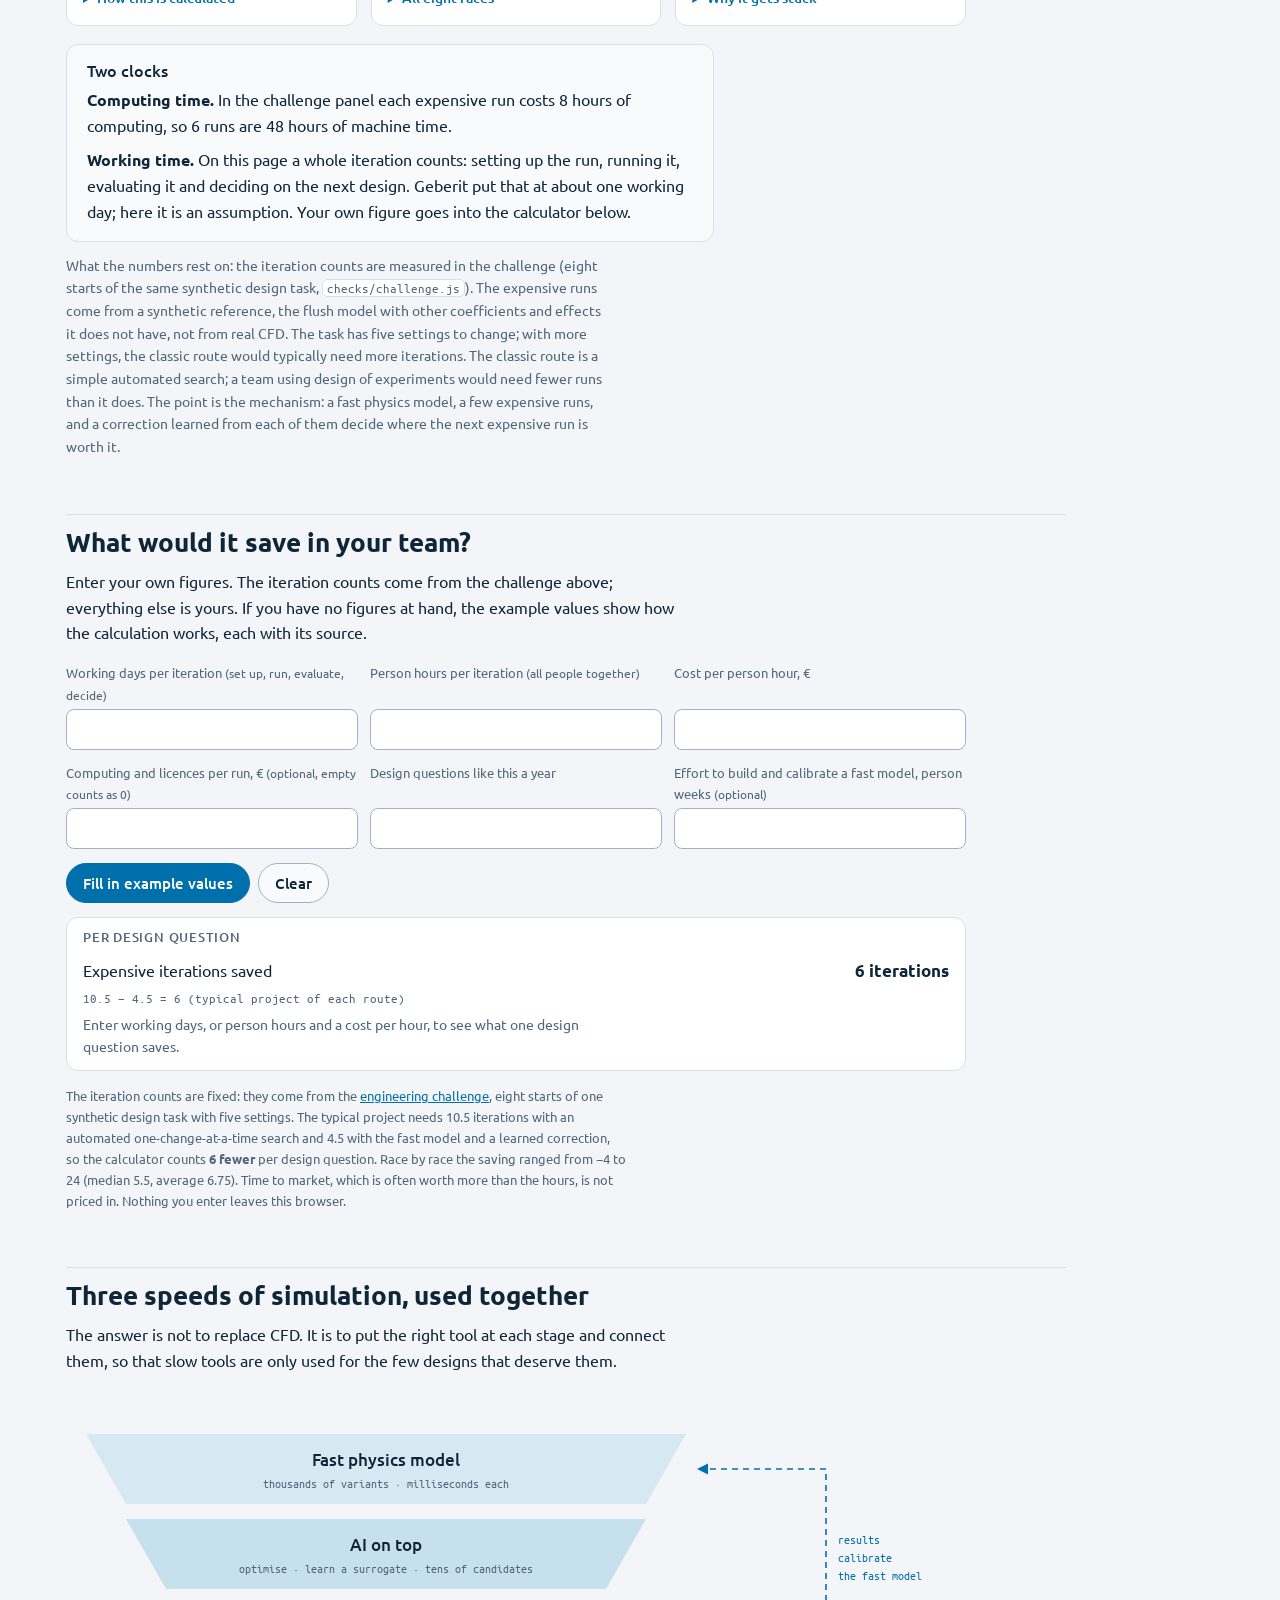
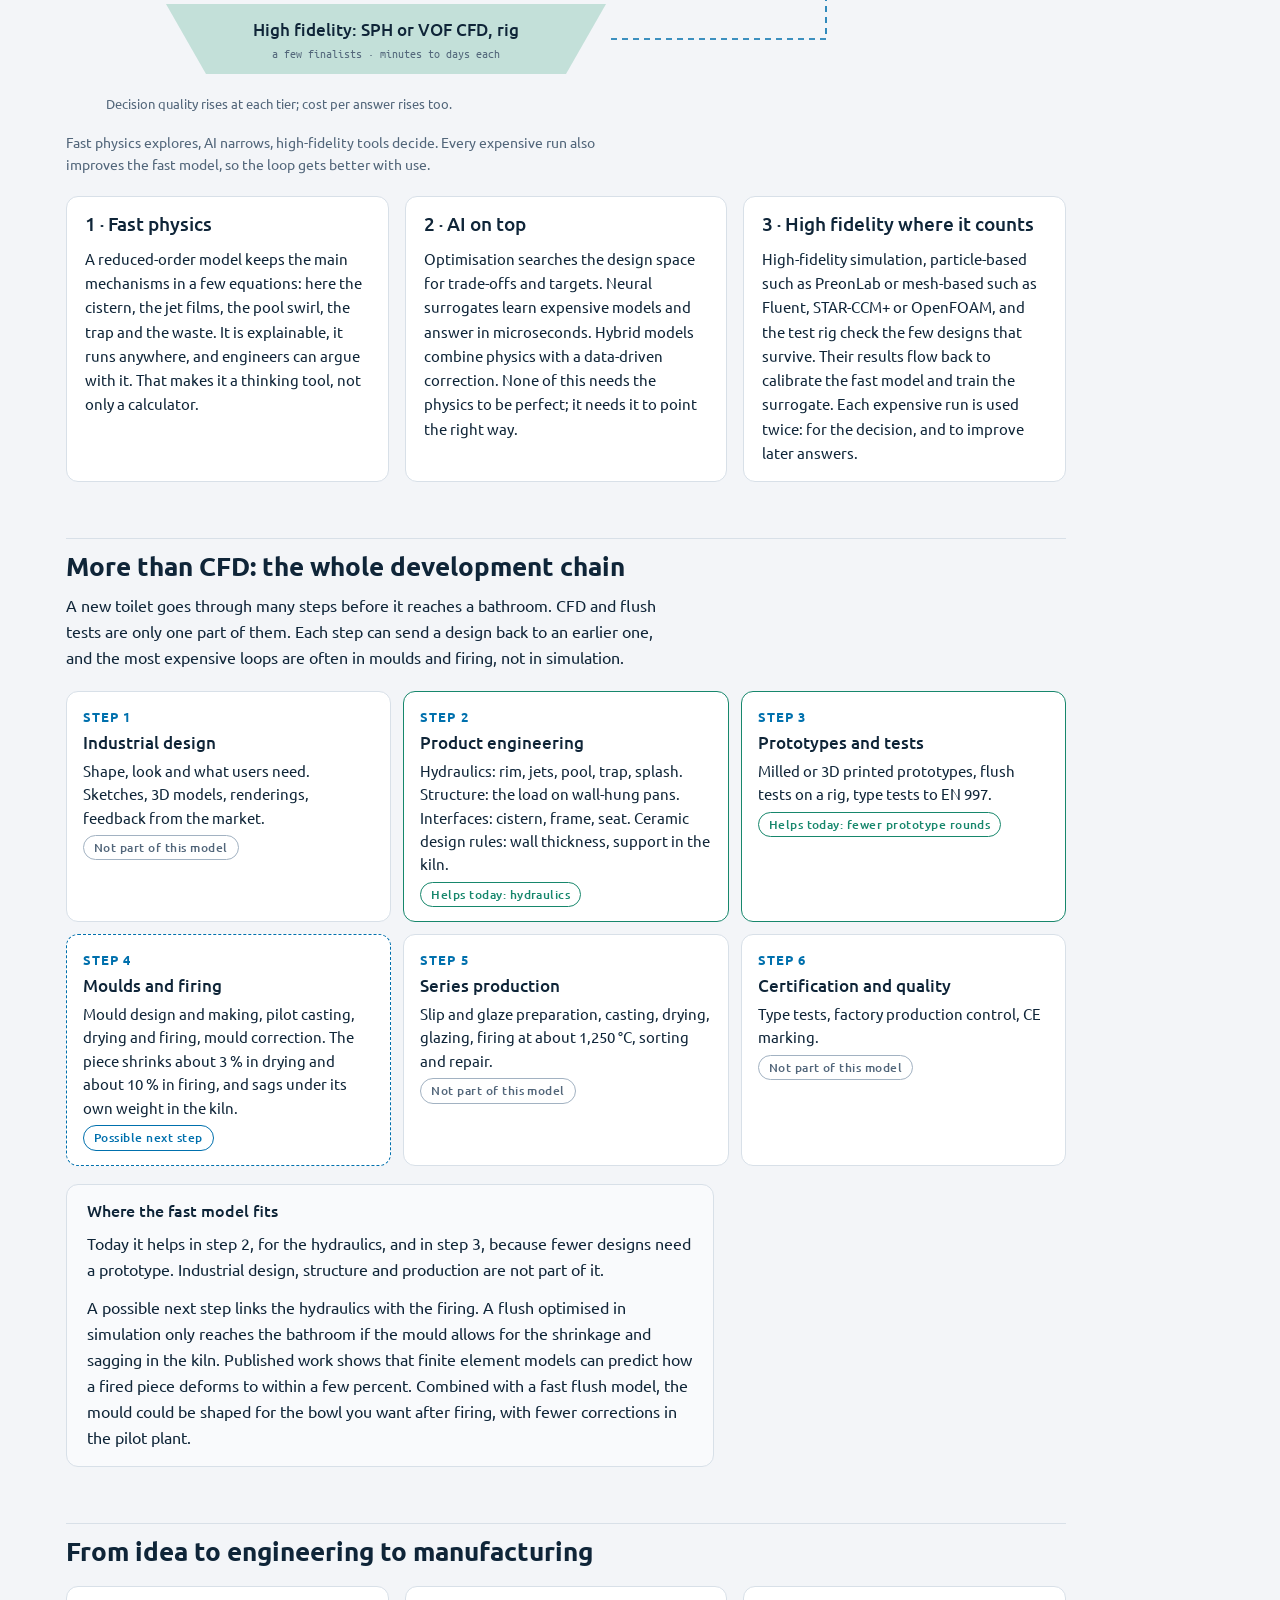
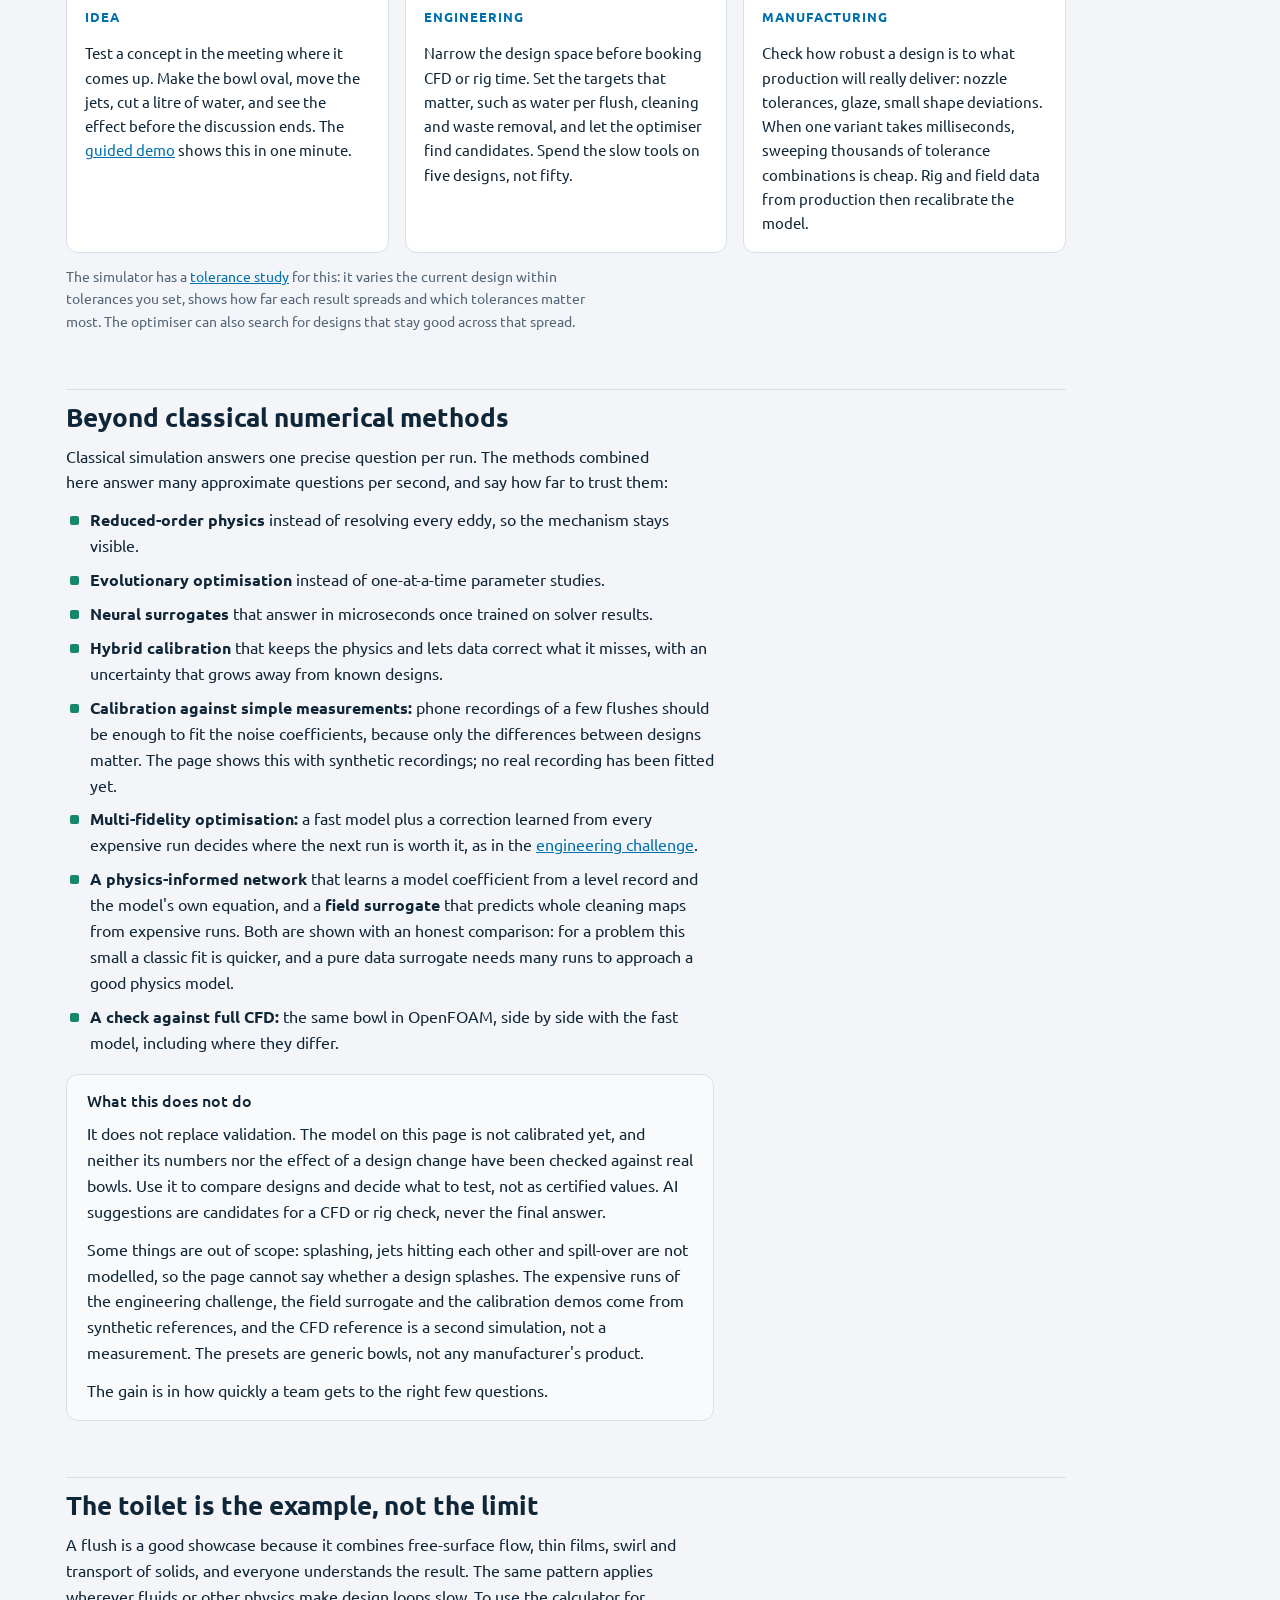
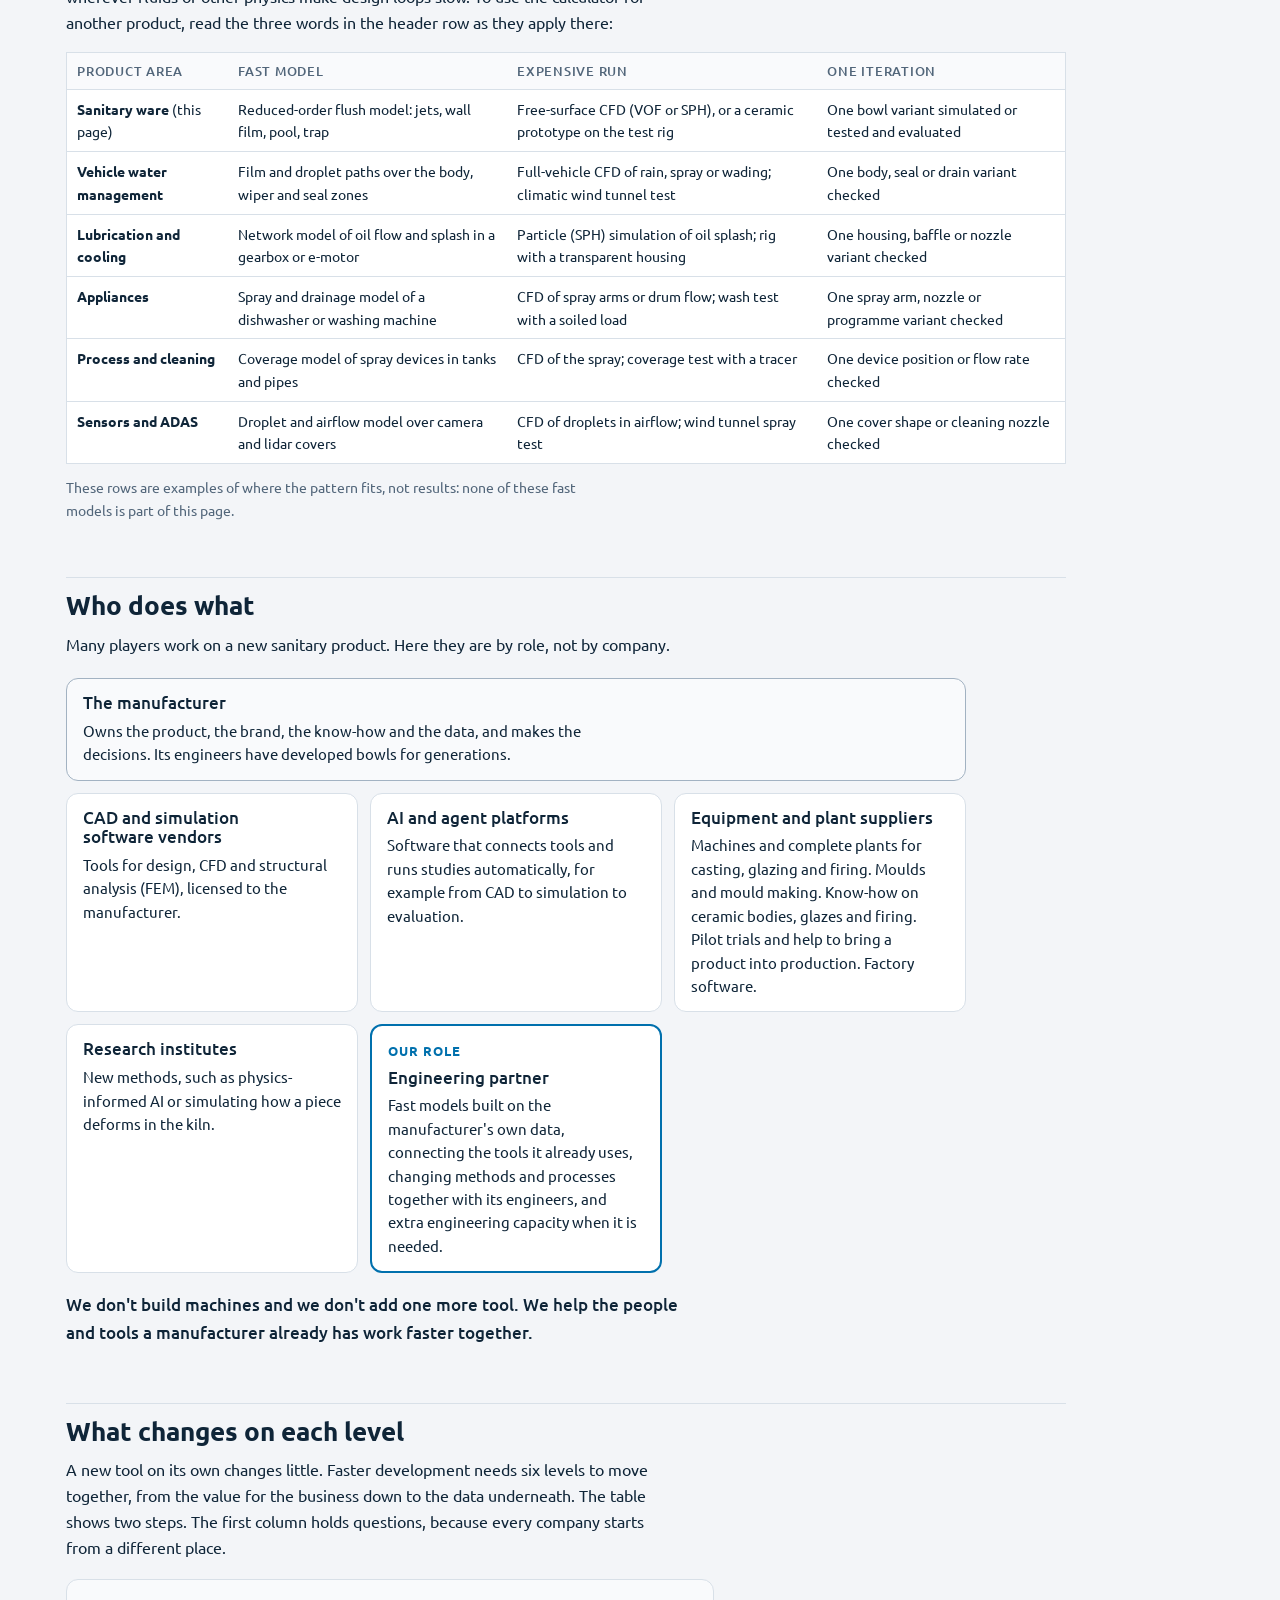
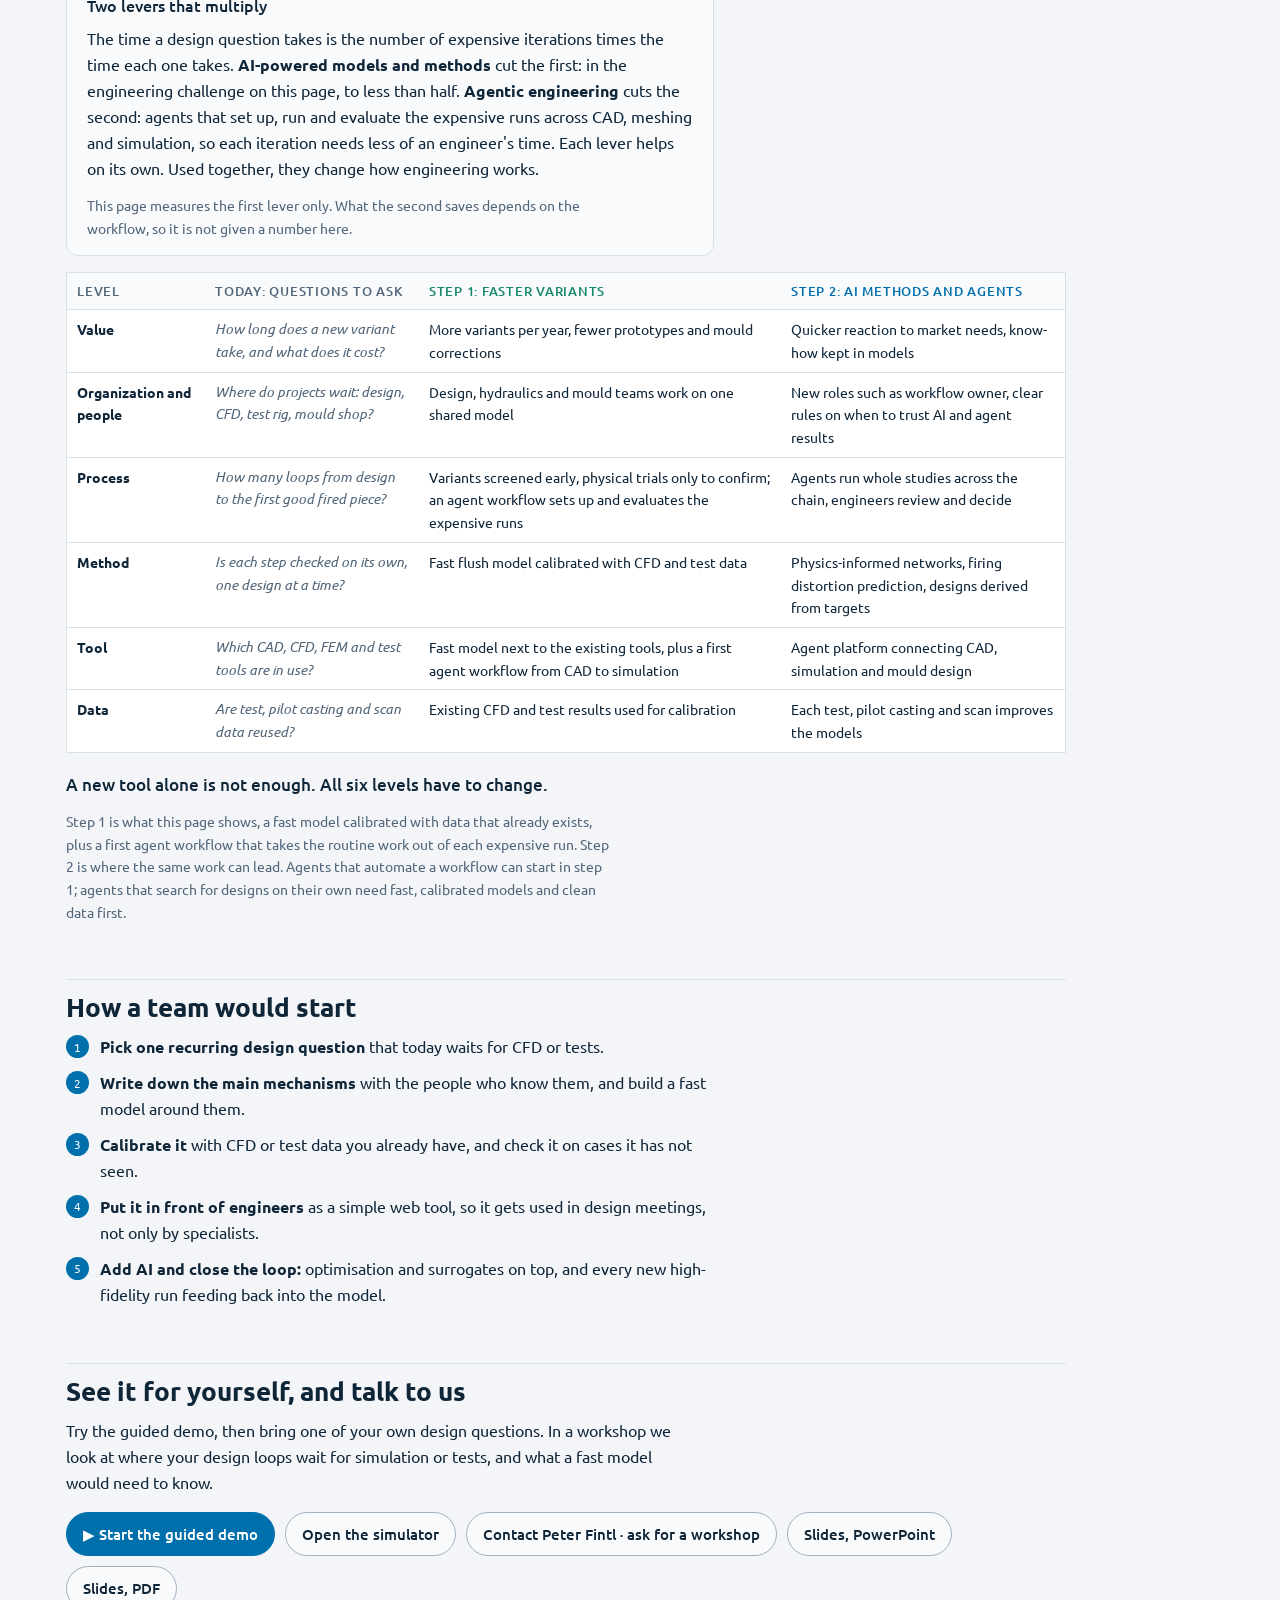
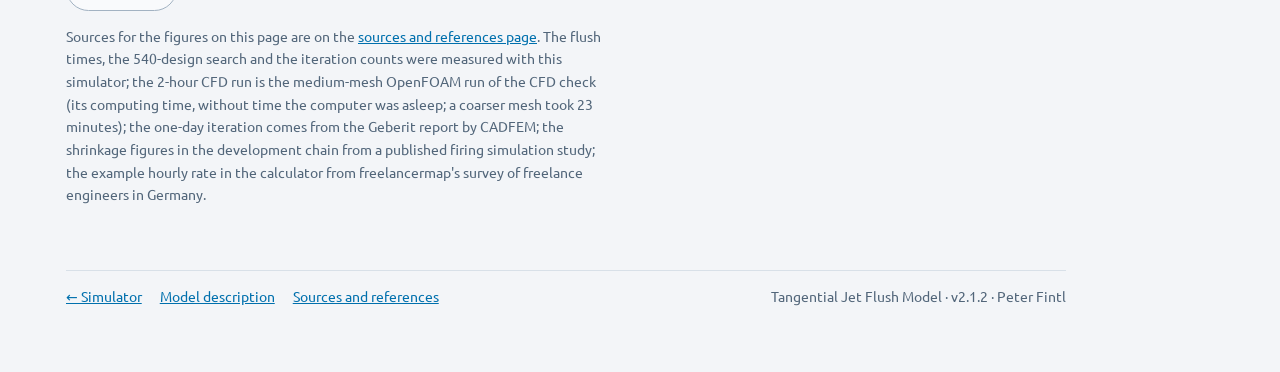
<file: why.html>
<!doctype html>
<html lang="en">
<head>
<meta charset="utf-8">
<meta name="viewport" content="width=device-width, initial-scale=1, viewport-fit=cover">
<meta name="description" content="Why build a fast physics model with AI on top: faster loops from idea to engineering to manufacturing, with high-fidelity tools used where they decide.">
<title>Why This Model</title>
<link rel="icon" href="data:image/svg+xml,%3Csvg xmlns=%22http://www.w3.org/2000/svg%22 viewBox=%220 0 32 32%22%3E%3Ccircle cx=%2216%22 cy=%2216%22 r=%2215%22 fill=%22%230070ad%22/%3E%3Cpath d=%22M9 13a7 7 0 0 0 14 0%22 fill=%22none%22 stroke=%22%23fff%22 stroke-width=%223%22 stroke-linecap=%22round%22/%3E%3C/svg%3E">
<link rel="preload" href="fonts/ubuntu-latin-400-normal.woff2" as="font" type="font/woff2" crossorigin>
<link rel="preload" href="fonts/ubuntu-latin-500-normal.woff2" as="font" type="font/woff2" crossorigin>
<link rel="stylesheet" href="fonts/fonts.css">
<style>
/* Layout: technical report. Narrow reading column with a sticky contents rail on wide screens; equations and tables sit in their own blocks. */
:root{
  --bg:#f3f5f8; --surface:#f9fafc; --raised:#ffffff; --ink:#0f2538; --muted:#52667a; --line:#d8e0e8; --line-strong:#a2b2c2;
  --accent:#0070ad; --water:#3a8db6; --water-soft:#d6e9f2; --clean:#17876c; --solid:#8a5a2b; --warn:#8f5b08;
  --f-display:"Ubuntu",system-ui,-apple-system,"Segoe UI",sans-serif;
  --f-body:"Ubuntu",system-ui,-apple-system,"Segoe UI",sans-serif;
  --f-mono:"Ubuntu Mono",ui-monospace,SFMono-Regular,Menlo,Consolas,monospace;
  --brand-1:#0070ad; --brand-2:#12abdb;
}
@media (prefers-color-scheme: dark){ :root:not([data-theme="light"]){
  --bg:#08131d; --surface:#0d1b28; --raised:#122333; --ink:#e4ecf3; --muted:#8fa3b5; --line:#1c3044; --line-strong:#3e5a72;
  --accent:#12abdb; --water:#4aa5d2; --water-soft:#1c3a48; --clean:#35b58e; --solid:#c48b52; --warn:#e2a646; color-scheme:dark } }
:root[data-theme="dark"]{
  --bg:#08131d; --surface:#0d1b28; --raised:#122333; --ink:#e4ecf3; --muted:#8fa3b5; --line:#1c3044; --line-strong:#3e5a72;
  --accent:#12abdb; --water:#4aa5d2; --water-soft:#1c3a48; --clean:#35b58e; --solid:#c48b52; --warn:#e2a646; color-scheme:dark }
*{box-sizing:border-box}
html{-webkit-text-size-adjust:100%}
body{margin:0;background:var(--bg);color:var(--ink);font-family:var(--f-body);font-size:16px;line-height:1.62}
.wrap{max-width:1180px;margin:0 auto;padding-left:max(16px, env(safe-area-inset-left, 0px));padding-right:max(16px, env(safe-area-inset-right, 0px));padding-block:20px 64px}
a{color:var(--accent)}
.site{display:flex;justify-content:space-between;gap:12px;flex-wrap:wrap;margin-bottom:22px;font-family:var(--f-display);font-weight:500;font-size:14px;letter-spacing:.02em}
.site a{text-decoration:none}
.site a:hover{text-decoration:underline}
h1,h2,h3,h4{font-family:var(--f-display);text-wrap:balance;line-height:1.15;margin:0}
h1{font-size:clamp(30px,4vw,44px);font-weight:700}
h2{font-size:26px;font-weight:700;margin-top:56px;padding-top:12px;border-top:1px solid var(--line)}
h3{font-size:19px;font-weight:500;margin-top:30px}
h4{font-size:16px;font-weight:500;margin-top:20px}
p,ul,ol{margin:12px 0 0;max-width:68ch}
li{margin-top:4px}
.eyebrow{font-family:var(--f-display);font-weight:500;font-size:12px;letter-spacing:.09em;text-transform:uppercase;color:var(--muted)}
.lede{font-size:18px;color:var(--muted);max-width:62ch;margin-top:12px}
.meta{font-family:var(--f-mono);font-size:13px;color:var(--muted);margin-top:14px}
.layout{display:grid;grid-template-columns:230px minmax(0,1fr);gap:48px;margin-top:34px;align-items:start}
@media (max-width:900px){ .layout{grid-template-columns:minmax(0,1fr)} .toc{position:static!important;max-height:none!important} }
.toc{position:sticky;top:calc(env(safe-area-inset-top, 0px) + 16px);max-height:calc(100vh - 32px);overflow:auto;font-size:14px;border-left:1px solid var(--line);padding-left:14px}
.toc ol{list-style:none;padding:0;margin:8px 0 0}
.toc li{margin:6px 0}
.toc a{text-decoration:none;color:var(--ink)}
.toc a:hover{color:var(--accent)}
.toc .n{font-family:var(--f-mono);color:var(--muted);margin-right:6px;font-size:12.5px}
main{min-width:0}
main > section:first-child h2{margin-top:0}
.box{background:var(--surface);border:1px solid var(--line);border-radius:12px;padding:16px 20px;margin-top:18px;max-width:72ch}
.box h4{margin-top:0}
.box.note{border-color:var(--warn)}
.eq{font-family:var(--f-mono);font-size:14.5px;background:var(--raised);border:1px solid var(--line);border-radius:10px;padding:12px 16px;margin-top:14px;max-width:72ch;overflow-x:auto;white-space:pre;line-height:1.7}
.eq .c{color:var(--muted)}
code{font-family:var(--f-mono);font-size:.9em;background:var(--raised);border:1px solid var(--line);border-radius:5px;padding:0 4px}
.sym{font-style:italic;font-family:var(--f-body)}
.tablewrap{overflow-x:auto;margin-top:16px;max-width:100%}
table{border-collapse:collapse;font-size:14px;min-width:640px;width:100%;background:var(--raised);border:1px solid var(--line)}
th,td{text-align:left;padding:8px 10px;border-bottom:1px solid var(--line);vertical-align:top}
th{font-family:var(--f-display);font-weight:500;font-size:12.5px;letter-spacing:.06em;text-transform:uppercase;color:var(--muted);background:var(--surface)}
td.num{font-family:var(--f-mono);font-variant-numeric:tabular-nums;white-space:nowrap}
figure{margin:20px 0 0;max-width:100%}
figcaption{font-size:13.5px;color:var(--muted);margin-top:8px;max-width:72ch}
.diagram{overflow-x:auto;background:var(--raised);border:1px solid var(--line);border-radius:12px;padding:12px}
.diagram svg{display:block;min-width:720px;width:100%;height:auto}
.d-box{fill:var(--surface);stroke:var(--line-strong);stroke-width:1.2}
.d-box.out{fill:var(--water-soft);stroke:var(--water)}
.d-t{fill:var(--ink);font-family:var(--f-display);font-weight:500;font-size:15px}
.d-s{fill:var(--muted);font-family:var(--f-mono);font-size:11.5px}
.d-a{stroke:var(--muted);stroke-width:1.4;fill:none}
.d-ah{fill:var(--muted)}
.d-fb{stroke:var(--accent);stroke-width:1.4;fill:none;stroke-dasharray:5 4}
.d-l{fill:var(--accent);font-family:var(--f-mono);font-size:11.5px}
.steps{counter-reset:st;list-style:none;padding:0;max-width:72ch}
.steps li{counter-increment:st;position:relative;padding-left:34px;margin-top:10px}
.steps li::before{content:counter(st);position:absolute;left:0;top:1px;width:23px;height:23px;border-radius:50%;background:var(--accent);color:var(--raised);font-family:var(--f-mono);font-size:12.5px;display:grid;place-items:center}
.foot{margin-top:64px;padding-top:14px;border-top:1px solid var(--line);font-size:14px;color:var(--muted);display:flex;flex-wrap:wrap;gap:8px 20px;justify-content:space-between}
:focus-visible{outline:2px solid var(--accent);outline-offset:2px}
.navl{display:inline-flex;gap:18px;flex-wrap:wrap}
.why-hero{max-width:860px}
.why-hero h1{font-size:clamp(34px,5vw,56px)}
.why{max-width:1000px;margin-top:10px}
.why section{margin-top:8px}
.why h2{max-width:none}
.statrow{display:grid;grid-template-columns:repeat(3,minmax(0,1fr));gap:14px;margin-top:22px;max-width:900px}
@media (max-width:720px){ .statrow{grid-template-columns:minmax(0,1fr)} }
.loop{max-width:900px;margin-top:18px;display:grid;gap:10px}
.loop-row{display:grid;grid-template-columns:minmax(150px,240px) 1fr auto;gap:12px;align-items:center}
@media (max-width:720px){ .loop-row{grid-template-columns:1fr auto} .loop-row .loop-l{grid-column:1 / -1} }
.loop-l{font-size:14px}
.loop-bar{display:flex;gap:3px;flex-wrap:nowrap;min-height:22px}
.loop-bar i{display:block;flex:0 0 auto;width:calc((100% - 33px) / 12);height:22px;border-radius:4px;background:var(--solid)}
.loop-bar.ai i{background:var(--accent)}
.loop-bar i.half{width:calc((100% - 33px) / 24)}
.loop-v{font-weight:500;font-variant-numeric:tabular-nums;min-width:5.5em;text-align:right}
.loop-scale{display:flex;justify-content:space-between;gap:12px;flex-wrap:wrap;font-size:12.5px;color:var(--muted)}
.stat{background:var(--raised);border:1px solid var(--line);border-radius:12px;padding:14px 16px;display:grid;gap:6px}
.stat .v{font-family:var(--f-display);font-weight:700;font-size:32px;line-height:1;color:var(--accent);font-variant-numeric:tabular-nums}
.stat .l{font-size:13.5px;color:var(--muted)}
.funnel{margin-top:20px}
.funnel svg{display:block;width:100%;height:auto;max-width:900px;min-width:620px}
.funnel{overflow-x:auto}
.f-band{stroke:none}
.f-band.b1{fill:var(--water-soft)}
.f-band.b2{fill:color-mix(in srgb, var(--accent) 22%, var(--raised))}
.f-band.b3{fill:color-mix(in srgb, var(--clean) 26%, var(--raised))}
.f-t{fill:var(--ink);font-family:var(--f-display);font-weight:500;font-size:17px}
.f-s{fill:var(--muted);font-family:var(--f-mono);font-size:12px}
.f-l{fill:var(--accent);font-family:var(--f-mono);font-size:12px}
.f-n{fill:var(--muted);font-family:var(--f-body);font-size:12.5px}
.f-fb{fill:none;stroke:var(--accent);stroke-width:1.6;stroke-dasharray:6 5}
.f-ah{fill:var(--accent)}
.tiers,.phases{display:grid;grid-template-columns:repeat(3,minmax(0,1fr));gap:16px;margin-top:20px}
@media (max-width:820px){ .tiers,.phases{grid-template-columns:minmax(0,1fr)} }
.tier,.phase{background:var(--raised);border:1px solid var(--line);border-radius:12px;padding:16px 18px;min-width:0}
.tier h3{margin-top:0}
.tier p,.phase p{font-size:15px}
.ph{display:inline-block;font-family:var(--f-display);font-weight:700;font-size:13px;letter-spacing:.08em;text-transform:uppercase;color:var(--accent)}
.note{font-size:14px;color:var(--muted)}
.ticks{list-style:none;padding:0;max-width:72ch}
.ticks li{position:relative;padding-left:24px;margin-top:8px}
.ticks li::before{content:"";position:absolute;left:4px;top:.55em;width:9px;height:9px;border-radius:2px;background:var(--clean)}
.uses{display:grid;grid-template-columns:repeat(auto-fit,minmax(240px,1fr));gap:12px;margin-top:18px}
.uses div{background:var(--raised);border:1px solid var(--line);border-radius:10px;padding:12px 14px;display:grid;gap:3px}
.uses b{font-family:var(--f-display);font-weight:500}
.uses span{font-size:14px;color:var(--muted)}
.cta{border-top:0}
.cta-row{display:flex;flex-wrap:wrap;gap:10px;margin-top:16px}
.btn{display:inline-block;border:1px solid var(--line-strong);background:var(--surface);color:var(--ink);border-radius:9px;padding:9px 16px;font-family:var(--f-display);font-weight:500;font-size:15px;text-decoration:none}
.btn:hover{border-color:var(--accent)}
.btn.primary{background:var(--accent);border-color:var(--accent);color:var(--raised)}
.muted{color:var(--muted);font-size:14px;margin-top:14px}
.stat{align-content:start}
details.calc{margin-top:4px;font-size:13.5px}
details.calc summary{cursor:pointer;color:var(--accent);font-weight:500;min-height:24px}
details.calc p,details.calc ul{margin-top:8px;max-width:none}
details.calc ul{padding-left:18px}
details.calc table.races{min-width:0;font-size:13px}
details.calc table.races th,details.calc table.races td{padding:4px 6px}
details.calc tr.tot td{font-weight:500;border-top:2px solid var(--line-strong)}
@media (min-width:721px){ .statrow:has(details[open]){align-items:start} }
.box.clocks p{margin-top:8px}
table.map{min-width:720px}
table.map td{font-size:14px}
/* 2.1.1: the development chain, the roles and the levels */
.chain{display:grid;grid-template-columns:repeat(3,minmax(0,1fr));gap:12px;margin-top:20px;list-style:none;padding:0;max-width:none}
@media (max-width:820px){ .chain{grid-template-columns:minmax(0,1fr)} }
.chain li{background:var(--raised);border:1px solid var(--line);border-radius:12px;padding:14px 16px;margin:0;display:grid;gap:6px;align-content:start;min-width:0}
.chain li h3{margin:0;font-size:17px}
.chain li p{font-size:14.5px;margin:0}
.chain li.now{border-color:var(--clean)}
.chain li.next{border-color:var(--accent);border-style:dashed}
.chip{justify-self:start;font-family:var(--f-display);font-weight:500;font-size:12px;letter-spacing:.04em;border-radius:999px;padding:2px 10px;border:1px solid var(--line-strong);color:var(--muted)}
.chip.now{border-color:var(--clean);color:var(--clean)}
.chip.next{border-color:var(--accent);color:var(--accent)}
.roles{display:grid;grid-template-columns:repeat(auto-fit,minmax(250px,1fr));gap:12px;margin-top:20px;max-width:900px}
.role{background:var(--raised);border:1px solid var(--line);border-radius:12px;padding:14px 16px;display:grid;gap:6px;align-content:start;min-width:0}
.role h3{margin:0;font-size:17px}
.role p{font-size:14.5px;margin:0}
.role.maker{grid-column:1 / -1;background:var(--surface);border-color:var(--line-strong)}
.role.us{border:2px solid var(--accent)}
.key{font-size:17px;font-weight:500;max-width:62ch;margin-top:18px}
table.levels{min-width:760px}
table.levels td{font-size:14px}
table.levels td.q{font-style:italic;color:var(--muted)}
table.levels th.s1{color:var(--clean)}
table.levels th.s2{color:var(--accent)}
@media (max-width:720px){
  table.levels{min-width:0}
  table.levels thead{display:none}
  table.levels tr{display:block;border-bottom:1px solid var(--line-strong);padding:8px 0}
  table.levels td{display:block;border:0;padding:4px 12px}
  table.levels td::before{content:attr(data-label);display:block;font-family:var(--f-display);font-weight:500;font-style:normal;font-size:12px;letter-spacing:.06em;text-transform:uppercase;color:var(--muted)}
  table.levels td:first-child{font-size:16px}
  table.levels td:first-child::before{content:none}
}

/* Capgemini-inspired look: Ubuntu, brand blues, a thin brand gradient across the top, pill-shaped buttons */
body::before{content:"";display:block;height:4px;background:linear-gradient(90deg,var(--brand-1),var(--brand-2))}
h1,h2,h3,h4{letter-spacing:0}
.eyebrow{color:var(--accent);letter-spacing:.07em}
.btn{border-radius:999px}
</style>
</head>
<body>
<div class="wrap">
  <nav class="site" aria-label="Site">
    <span class="navl"><a href="./">← Simulator</a><a href="method.html">Model description</a><a href="sources.html">Sources</a><a href="explore.html">Explore it yourself</a></span>
    <a href="https://fintlp.github.io/latest-news/#contact" target="_blank" rel="noopener">Peter Fintl · Contact</a>
  </nav>

  <header class="why-hero">
    <span class="eyebrow">Why we built this · Tangential Jet Flush Model</span>
    <h1>Why are we doing this?</h1>
    <p class="lede">Engineering rarely slows down because people run out of ideas. It slows down because every idea waits for a simulation, a prototype or a test slot. This simulator is a small, concrete example of a different way to work: answer most questions in seconds, and spend the slow, expensive tools only where they make the decision.</p>
    <p class="meta">Peter Fintl · 19 October 2026, updated 26 October 2026</p>
  </header>

  <div class="why">
    <section id="problem">
      <h2>The bottleneck is the loop, not the solver</h2>
      <p>In a typical product development, a design question goes into a queue. Someone builds a CFD case or a prototype, it runs overnight or for days, and the answer comes back when the team has already moved on. Geberit, for example, reported about one day per design iteration for its bowl development, with more than a hundred virtual drafts before the first prototype.</p>
      <p>That is fast by the standards of physical testing. But it means a team can only afford to ask a few questions, so most design decisions are still made on experience before any number exists. And the later a weak decision is found, the more it costs to change: in the tool, the mould, the production line.</p>
      <div class="statrow">
        <div class="stat"><span class="v">≈ 1 day</span><span class="l">per design iteration with overnight CFD, in a published bowl development</span></div>
        <div class="stat"><span class="v">20–40 ms</span><span class="l">per flush with the physics model on this page, in a browser; an OpenFOAM run of the same flush took about 2 hours on 12 cores</span></div>
        <div class="stat"><span class="v">≈ 540</span><span class="l">designs searched by the AI lab in about 10 seconds, the best ones checked at full resolution</span></div>
      </div>
    </section>

    <section id="loop">
      <h2>One design question, two ways of working</h2>
      <p>The <a href="./#challenge">engineering challenge</a> on the simulator page plays out a design question: an oval bowl misses its targets, and every candidate design has to be checked with an expensive, high-fidelity run. Two ways of working were played eight times each, against a synthetic reference that stands in for CFD:</p>
      <ul class="ticks">
        <li><b>Classic:</b> an automated search that changes one setting per run, keeps what helps, in a sensible order.</li>
        <li><b>AI-assisted:</b> the fast model screens hundreds of designs in seconds, and a correction learned from every expensive run decides where the next one is worth it.</li>
      </ul>
      <p>Counting one working day per iteration, as Geberit reported for its CFD-led bowl development, the typical project looks like this:</p>
      <div class="loop" id="loopFig" role="img" aria-label="Timeline of a typical design project: the classic route needs 10.5 iterations of about a day, the AI-assisted route 4.5">
        <div class="loop-row"><span class="loop-l">Classic: one change at a time (automated)</span><span class="loop-bar" data-route="classic"></span><span class="loop-v" data-v="classic">10.5 days</span></div>
        <div class="loop-row"><span class="loop-l">AI-assisted: fast model + learned correction</span><span class="loop-bar ai" data-route="ai"></span><span class="loop-v" data-v="ai">4.5 days</span></div>
        <div class="loop-scale"><span>each block: one high-fidelity iteration, about a working day</span><span>the fast model's screening: seconds, too small to draw</span></div>
      </div>
      <div class="statrow">
        <div class="stat"><span class="v" data-v="per">6 fewer</span><span class="l">expensive iterations in the typical project: about <span data-v="perdays">6 working days</span> saved on one design question</span>
          <details class="calc"><summary>How this is calculated</summary><div data-v="calcPer"><p>Median iterations to reach the targets: classic 10.5, AI-assisted 4.5. 10.5 − 4.5 = 6 iterations, at about one working day each.</p></div></details></div>
        <div class="stat"><span class="v" data-v="fewer">6 of 8</span><span class="l">races in which the AI route needed fewer iterations; <span data-v="fewerRest">one tie, and one in which it needed 4 more</span></span>
          <details class="calc"><summary>All eight races</summary><div data-v="calcRaces"><p>The table needs the stored races (challenge-data.js).</p></div></details></div>
        <div class="stat"><span class="v" data-v="miss">3 of 8</span><span class="l">races in which the fast model alone, without learning from the expensive runs, never met the targets</span>
          <details class="calc"><summary>Why it gets stuck</summary><div data-v="calcMiss"><p>The fast model keeps sending the designs it rates best to the expensive run. Where it is wrong about a region of the design space, it never finds out, because it does not learn from the results. The AI route uses the same fast model and learns a correction after every run.</p></div></details></div>
      </div>
      <div class="box clocks">
        <h4>Two clocks</h4>
        <p><b>Computing time.</b> In the challenge panel each expensive run costs 8 hours of computing, so <span data-v="clockRuns">6 runs are 48 hours</span> of machine time.</p>
        <p><b>Working time.</b> On this page a whole iteration counts: setting up the run, running it, evaluating it and deciding on the next design. Geberit put that at about one working day; here it is an assumption. Your own figure goes into the calculator below.</p>
      </div>
      <p class="note">What the numbers rest on: the iteration counts are measured in the challenge (eight starts of the same synthetic design task, <code>checks/challenge.js</code>). The expensive runs come from a synthetic reference, the flush model with other coefficients and effects it does not have, not from real CFD. The task has five settings to change; with more settings, the classic route would typically need more iterations. The classic route is a simple automated search; a team using design of experiments would need fewer runs than it does. The point is the mechanism: a fast physics model, a few expensive runs, and a correction learned from each of them decide where the next expensive run is worth it.</p>
    </section>

    <section id="value">
      <h2>What would it save in your team?</h2>
      <p>Enter your own figures. The iteration counts come from the challenge above; everything else is yours. If you have no figures at hand, the example values show how the calculation works, each with its source.</p>
      <div data-value-calc></div>
    </section>

    <section id="approach">
      <h2>Three speeds of simulation, used together</h2>
      <p>The answer is not to replace CFD. It is to put the right tool at each stage and connect them, so that slow tools are only used for the few designs that deserve them.</p>
      <figure class="funnel">
        <svg viewBox="0 0 900 330" role="img" aria-label="Three tiers: fast physics screens thousands of designs, AI narrows them to tens, high-fidelity simulation and tests check a few; their results flow back to calibrate the fast model">
          <defs><marker id="wa" viewBox="0 0 10 10" refX="9" refY="5" markerWidth="7" markerHeight="7" orient="auto-start-reverse"><path d="M0,0 L10,5 L0,10 z" class="f-ah"/></marker></defs>
          <path class="f-band b1" d="M20 40 H620 L580 110 H60 Z"/>
          <path class="f-band b2" d="M60 125 H580 L540 195 H100 Z"/>
          <path class="f-band b3" d="M100 210 H540 L500 280 H140 Z"/>
          <text class="f-t" x="320" y="72" text-anchor="middle">Fast physics model</text><text class="f-s" x="320" y="94" text-anchor="middle">thousands of variants · milliseconds each</text>
          <text class="f-t" x="320" y="157" text-anchor="middle">AI on top</text><text class="f-s" x="320" y="179" text-anchor="middle">optimise · learn a surrogate · tens of candidates</text>
          <text class="f-t" x="320" y="242" text-anchor="middle">High fidelity: SPH or VOF CFD, rig</text><text class="f-s" x="320" y="264" text-anchor="middle">a few finalists · minutes to days each</text>
          <path class="f-fb" d="M545 245 H760 V75 H632" marker-end="url(#wa)"/>
          <text class="f-l" x="772" y="150">results</text><text class="f-l" x="772" y="168">calibrate</text><text class="f-l" x="772" y="186">the fast model</text>
          <text class="f-n" x="40" y="315">Decision quality rises at each tier; cost per answer rises too.</text>
        </svg>
        <figcaption>Fast physics explores, AI narrows, high-fidelity tools decide. Every expensive run also improves the fast model, so the loop gets better with use.</figcaption>
      </figure>
      <div class="tiers">
        <div class="tier"><h3>1 · Fast physics</h3><p>A reduced-order model keeps the main mechanisms in a few equations: here the cistern, the jet films, the pool swirl, the trap and the waste. It is explainable, it runs anywhere, and engineers can argue with it. That makes it a thinking tool, not only a calculator.</p></div>
        <div class="tier"><h3>2 · AI on top</h3><p>Optimisation searches the design space for trade-offs and targets. Neural surrogates learn expensive models and answer in microseconds. Hybrid models combine physics with a data-driven correction. None of this needs the physics to be perfect; it needs it to point the right way.</p></div>
        <div class="tier"><h3>3 · High fidelity where it counts</h3><p>High-fidelity simulation, particle-based such as PreonLab or mesh-based such as Fluent, STAR-CCM+ or OpenFOAM, and the test rig check the few designs that survive. Their results flow back to calibrate the fast model and train the surrogate. Each expensive run is used twice: for the decision, and to improve later answers.</p></div>
      </div>
    </section>

    <section id="chain">
      <h2>More than CFD: the whole development chain</h2>
      <p>A new toilet goes through many steps before it reaches a bathroom. CFD and flush tests are only one part of them. Each step can send a design back to an earlier one, and the most expensive loops are often in moulds and firing, not in simulation.</p>
      <ol class="chain" aria-label="Six steps of sanitary ware development, each marked with what the fast model does there">
        <li><span class="ph">Step 1</span><h3>Industrial design</h3><p>Shape, look and what users need. Sketches, 3D models, renderings, feedback from the market.</p><span class="chip">Not part of this model</span></li>
        <li class="now"><span class="ph">Step 2</span><h3>Product engineering</h3><p>Hydraulics: rim, jets, pool, trap, splash. Structure: the load on wall-hung pans. Interfaces: cistern, frame, seat. Ceramic design rules: wall thickness, support in the kiln.</p><span class="chip now">Helps today: hydraulics</span></li>
        <li class="now"><span class="ph">Step 3</span><h3>Prototypes and tests</h3><p>Milled or 3D printed prototypes, flush tests on a rig, type tests to EN 997.</p><span class="chip now">Helps today: fewer prototype rounds</span></li>
        <li class="next"><span class="ph">Step 4</span><h3>Moulds and firing</h3><p>Mould design and making, pilot casting, drying and firing, mould correction. The piece shrinks about 3 % in drying and about 10 % in firing, and sags under its own weight in the kiln.</p><span class="chip next">Possible next step</span></li>
        <li><span class="ph">Step 5</span><h3>Series production</h3><p>Slip and glaze preparation, casting, drying, glazing, firing at about 1,250 °C, sorting and repair.</p><span class="chip">Not part of this model</span></li>
        <li><span class="ph">Step 6</span><h3>Certification and quality</h3><p>Type tests, factory production control, CE marking.</p><span class="chip">Not part of this model</span></li>
      </ol>
      <div class="box">
        <h4>Where the fast model fits</h4>
        <p>Today it helps in step 2, for the hydraulics, and in step 3, because fewer designs need a prototype. Industrial design, structure and production are not part of it.</p>
        <p>A possible next step links the hydraulics with the firing. A flush optimised in simulation only reaches the bathroom if the mould allows for the shrinkage and sagging in the kiln. Published work shows that finite element models can predict how a fired piece deforms to within a few percent. Combined with a fast flush model, the mould could be shaped for the bowl you want after firing, with fewer corrections in the pilot plant.</p>
      </div>
    </section>

    <section id="lifecycle">
      <h2>From idea to engineering to manufacturing</h2>
      <div class="phases">
        <div class="phase"><span class="ph">Idea</span><p>Test a concept in the meeting where it comes up. Make the bowl oval, move the jets, cut a litre of water, and see the effect before the discussion ends. The <a href="./#demo">guided demo</a> shows this in one minute.</p></div>
        <div class="phase"><span class="ph">Engineering</span><p>Narrow the design space before booking CFD or rig time. Set the targets that matter, such as water per flush, cleaning and waste removal, and let the optimiser find candidates. Spend the slow tools on five designs, not fifty.</p></div>
        <div class="phase"><span class="ph">Manufacturing</span><p>Check how robust a design is to what production will really deliver: nozzle tolerances, glaze, small shape deviations. When one variant takes milliseconds, sweeping thousands of tolerance combinations is cheap. Rig and field data from production then recalibrate the model.</p></div>
      </div>
      <p class="note">The simulator has a <a href="./#tolerance">tolerance study</a> for this: it varies the current design within tolerances you set, shows how far each result spreads and which tolerances matter most. The optimiser can also search for designs that stay good across that spread.</p>
    </section>

    <section id="beyond">
      <h2>Beyond classical numerical methods</h2>
      <p>Classical simulation answers one precise question per run. The methods combined here answer many approximate questions per second, and say how far to trust them:</p>
      <ul class="ticks">
        <li><b>Reduced-order physics</b> instead of resolving every eddy, so the mechanism stays visible.</li>
        <li><b>Evolutionary optimisation</b> instead of one-at-a-time parameter studies.</li>
        <li><b>Neural surrogates</b> that answer in microseconds once trained on solver results.</li>
        <li><b>Hybrid calibration</b> that keeps the physics and lets data correct what it misses, with an uncertainty that grows away from known designs.</li>
        <li><b>Calibration against simple measurements:</b> phone recordings of a few flushes should be enough to fit the noise coefficients, because only the differences between designs matter. The page shows this with synthetic recordings; no real recording has been fitted yet.</li>
        <li><b>Multi-fidelity optimisation:</b> a fast model plus a correction learned from every expensive run decides where the next run is worth it, as in the <a href="./#challenge">engineering challenge</a>.</li>
        <li><b>A physics-informed network</b> that learns a model coefficient from a level record and the model's own equation, and a <b>field surrogate</b> that predicts whole cleaning maps from expensive runs. Both are shown with an honest comparison: for a problem this small a classic fit is quicker, and a pure data surrogate needs many runs to approach a good physics model.</li>
        <li><b>A check against full CFD:</b> the same bowl in OpenFOAM, side by side with the fast model, including where they differ.</li>
      </ul>
      <div class="box">
        <h4>What this does not do</h4>
        <p>It does not replace validation. The model on this page is not calibrated yet, and neither its numbers nor the effect of a design change have been checked against real bowls. Use it to compare designs and decide what to test, not as certified values. AI suggestions are candidates for a CFD or rig check, never the final answer.</p><p>Some things are out of scope: splashing, jets hitting each other and spill-over are not modelled, so the page cannot say whether a design splashes. The expensive runs of the engineering challenge, the field surrogate and the calibration demos come from synthetic references, and the CFD reference is a second simulation, not a measurement. The presets are generic bowls, not any manufacturer's product.</p><p>The gain is in how quickly a team gets to the right few questions.</p>
      </div>
    </section>

    <section id="elsewhere">
      <h2>The toilet is the example, not the limit</h2>
      <p>A flush is a good showcase because it combines free-surface flow, thin films, swirl and transport of solids, and everyone understands the result. The same pattern applies wherever fluids or other physics make design loops slow. To use the calculator for another product, read the three words in the header row as they apply there:</p>
      <div class="tablewrap"><table class="map">
        <thead><tr><th>Product area</th><th>Fast model</th><th>Expensive run</th><th>One iteration</th></tr></thead>
        <tbody>
          <tr><td><b>Sanitary ware</b> (this page)</td><td>Reduced-order flush model: jets, wall film, pool, trap</td><td>Free-surface CFD (VOF or SPH), or a ceramic prototype on the test rig</td><td>One bowl variant simulated or tested and evaluated</td></tr>
          <tr><td><b>Vehicle water management</b></td><td>Film and droplet paths over the body, wiper and seal zones</td><td>Full-vehicle CFD of rain, spray or wading; climatic wind tunnel test</td><td>One body, seal or drain variant checked</td></tr>
          <tr><td><b>Lubrication and cooling</b></td><td>Network model of oil flow and splash in a gearbox or e-motor</td><td>Particle (SPH) simulation of oil splash; rig with a transparent housing</td><td>One housing, baffle or nozzle variant checked</td></tr>
          <tr><td><b>Appliances</b></td><td>Spray and drainage model of a dishwasher or washing machine</td><td>CFD of spray arms or drum flow; wash test with a soiled load</td><td>One spray arm, nozzle or programme variant checked</td></tr>
          <tr><td><b>Process and cleaning</b></td><td>Coverage model of spray devices in tanks and pipes</td><td>CFD of the spray; coverage test with a tracer</td><td>One device position or flow rate checked</td></tr>
          <tr><td><b>Sensors and ADAS</b></td><td>Droplet and airflow model over camera and lidar covers</td><td>CFD of droplets in airflow; wind tunnel spray test</td><td>One cover shape or cleaning nozzle checked</td></tr>
        </tbody>
      </table></div>
      <p class="note">These rows are examples of where the pattern fits, not results: none of these fast models is part of this page.</p>
    </section>

    <section id="roles">
      <h2>Who does what</h2>
      <p>Many players work on a new sanitary product. Here they are by role, not by company.</p>
      <div class="roles">
        <div class="role maker"><h3>The manufacturer</h3><p>Owns the product, the brand, the know-how and the data, and makes the decisions. Its engineers have developed bowls for generations.</p></div>
        <div class="role"><h3>CAD and simulation software vendors</h3><p>Tools for design, CFD and structural analysis (FEM), licensed to the manufacturer.</p></div>
        <div class="role"><h3>AI and agent platforms</h3><p>Software that connects tools and runs studies automatically, for example from CAD to simulation to evaluation.</p></div>
        <div class="role"><h3>Equipment and plant suppliers</h3><p>Machines and complete plants for casting, glazing and firing. Moulds and mould making. Know-how on ceramic bodies, glazes and firing. Pilot trials and help to bring a product into production. Factory software.</p></div>
        <div class="role"><h3>Research institutes</h3><p>New methods, such as physics-informed AI or simulating how a piece deforms in the kiln.</p></div>
        <div class="role us"><span class="ph">Our role</span><h3>Engineering partner</h3><p>Fast models built on the manufacturer's own data, connecting the tools it already uses, changing methods and processes together with its engineers, and extra engineering capacity when it is needed.</p></div>
      </div>
      <p class="key">We don't build machines and we don't add one more tool. We help the people and tools a manufacturer already has work faster together.</p>
    </section>

    <section id="levels">
      <h2>What changes on each level</h2>
      <p>A new tool on its own changes little. Faster development needs six levels to move together, from the value for the business down to the data underneath. The table shows two steps. The first column holds questions, because every company starts from a different place.</p>
      <div class="box">
        <h4>Two levers that multiply</h4>
        <p>The time a design question takes is the number of expensive iterations times the time each one takes. <b>AI-powered models and methods</b> cut the first: in the engineering challenge on this page, to less than half. <b>Agentic engineering</b> cuts the second: agents that set up, run and evaluate the expensive runs across CAD, meshing and simulation, so each iteration needs less of an engineer's time. Each lever helps on its own. Used together, they change how engineering works.</p>
        <p class="note">This page measures the first lever only. What the second saves depends on the workflow, so it is not given a number here.</p>
      </div>
      <div class="tablewrap"><table class="levels">
        <thead><tr><th>Level</th><th>Today: questions to ask</th><th class="s1">Step 1: faster variants</th><th class="s2">Step 2: AI methods and agents</th></tr></thead>
        <tbody>
          <tr><td data-label="Level"><b>Value</b></td><td class="q" data-label="Today: questions to ask">How long does a new variant take, and what does it cost?</td><td data-label="Step 1: faster variants">More variants per year, fewer prototypes and mould corrections</td><td data-label="Step 2: AI methods and agents">Quicker reaction to market needs, know-how kept in models</td></tr>
          <tr><td data-label="Level"><b>Organization and people</b></td><td class="q" data-label="Today: questions to ask">Where do projects wait: design, CFD, test rig, mould shop?</td><td data-label="Step 1: faster variants">Design, hydraulics and mould teams work on one shared model</td><td data-label="Step 2: AI methods and agents">New roles such as workflow owner, clear rules on when to trust AI and agent results</td></tr>
          <tr><td data-label="Level"><b>Process</b></td><td class="q" data-label="Today: questions to ask">How many loops from design to the first good fired piece?</td><td data-label="Step 1: faster variants">Variants screened early, physical trials only to confirm; an agent workflow sets up and evaluates the expensive runs</td><td data-label="Step 2: AI methods and agents">Agents run whole studies across the chain, engineers review and decide</td></tr>
          <tr><td data-label="Level"><b>Method</b></td><td class="q" data-label="Today: questions to ask">Is each step checked on its own, one design at a time?</td><td data-label="Step 1: faster variants">Fast flush model calibrated with CFD and test data</td><td data-label="Step 2: AI methods and agents">Physics-informed networks, firing distortion prediction, designs derived from targets</td></tr>
          <tr><td data-label="Level"><b>Tool</b></td><td class="q" data-label="Today: questions to ask">Which CAD, CFD, FEM and test tools are in use?</td><td data-label="Step 1: faster variants">Fast model next to the existing tools, plus a first agent workflow from CAD to simulation</td><td data-label="Step 2: AI methods and agents">Agent platform connecting CAD, simulation and mould design</td></tr>
          <tr><td data-label="Level"><b>Data</b></td><td class="q" data-label="Today: questions to ask">Are test, pilot casting and scan data reused?</td><td data-label="Step 1: faster variants">Existing CFD and test results used for calibration</td><td data-label="Step 2: AI methods and agents">Each test, pilot casting and scan improves the models</td></tr>
        </tbody>
      </table></div>
      <p class="key">A new tool alone is not enough. All six levels have to change.</p>
      <p class="note">Step 1 is what this page shows, a fast model calibrated with data that already exists, plus a first agent workflow that takes the routine work out of each expensive run. Step 2 is where the same work can lead. Agents that automate a workflow can start in step 1; agents that search for designs on their own need fast, calibrated models and clean data first.</p>
    </section>

    <section id="start">
      <h2>How a team would start</h2>
      <ol class="steps">
        <li><b>Pick one recurring design question</b> that today waits for CFD or tests.</li>
        <li><b>Write down the main mechanisms</b> with the people who know them, and build a fast model around them.</li>
        <li><b>Calibrate it</b> with CFD or test data you already have, and check it on cases it has not seen.</li>
        <li><b>Put it in front of engineers</b> as a simple web tool, so it gets used in design meetings, not only by specialists.</li>
        <li><b>Add AI and close the loop:</b> optimisation and surrogates on top, and every new high-fidelity run feeding back into the model.</li>
      </ol>
    </section>

    <section id="next" class="cta">
      <h2>See it for yourself, and talk to us</h2>
      <p>Try the guided demo, then bring one of your own design questions. In a workshop we look at where your design loops wait for simulation or tests, and what a fast model would need to know.</p>
      <div class="cta-row">
        <a class="btn primary" href="./#demo">▶ Start the guided demo</a>
        <a class="btn" href="./">Open the simulator</a>
        <a class="btn" href="https://fintlp.github.io/latest-news/#contact" target="_blank" rel="noopener">Contact Peter Fintl · ask for a workshop</a>
        <a class="btn" href="slides/jet-flush-model.pptx" download>Slides, PowerPoint</a>
        <a class="btn" href="slides/jet-flush-model.pdf" target="_blank" rel="noopener">Slides, PDF</a>
      </div>
      <p class="muted">Sources for the figures on this page are on the <a href="sources.html">sources and references page</a>. The flush times, the 540-design search and the iteration counts were measured with this simulator; the 2-hour CFD run is the medium-mesh OpenFOAM run of the CFD check (its computing time, without time the computer was asleep; a coarser mesh took 23 minutes); the one-day iteration comes from the Geberit report by CADFEM; the shrinkage figures in the development chain from a published firing simulation study; the example hourly rate in the calculator from freelancermap's survey of freelance engineers in Germany.</p>
    </section>

    <footer class="foot">
      <span class="navl"><a href="./">← Simulator</a><a href="method.html">Model description</a><a href="sources.html">Sources and references</a></span>
      <span>Tangential Jet Flush Model · v2.1.2 · Peter Fintl</span>
    </footer>
  </div>
</div>
<script src="challenge-data.js?v=26"></script>
<script src="value-core.js?v=26"></script>
<script>
/* The figures of "One design question" from the eight stored races of the engineering challenge (challenge-data.js,
   through value-core.js), so they stay in step with the simulator page. Without the data, the numbers written into
   the page above stay as they are. */
(function () {
  const V = window.FlushValue, st = V && V.stats(); if (!st) return;
  const f = (v) => { const x = Math.round(v * 100) / 100; return x.toLocaleString('en', { maximumFractionDigits: 2 }); };
  const days = (v) => `${f(v)} ${v === 1 ? 'day' : 'days'}`;
  const words = ['no', 'one', 'two', 'three', 'four', 'five', 'six', 'seven', 'eight'];
  const w = (n) => words[n] || String(n);
  const mc = st.medClassic, ma = st.medAi;
  const blocks = (n) => Array.from({ length: Math.floor(n) }, () => '<i></i>').join('') + (n % 1 ? '<i class="half"></i>' : '');
  const scale = Math.max(mc, ma);
  document.querySelectorAll('.loop-bar').forEach((b) => { const n = b.dataset.route === 'ai' ? ma : mc; b.innerHTML = blocks(n); b.style.setProperty('--n', scale); });
  document.querySelectorAll('.loop-bar i').forEach((i) => { i.style.width = `calc((100% - ${3 * (Math.ceil(scale) - 1)}px) / ${Math.ceil(scale)}${i.classList.contains('half') ? ' / 2' : ''})`; });
  const el = (k) => document.querySelector(`[data-v="${k}"]`);
  const set = (k, t) => { const e = el(k); if (e) e.textContent = t; };
  const html = (k, t) => { const e = el(k); if (e) e.innerHTML = t; };
  set('classic', days(mc)); set('ai', days(ma));
  set('per', `${f(st.perProject)} fewer`); set('perdays', `${f(st.perProject)} working ${st.perProject === 1 ? 'day' : 'days'}`);
  set('fewer', `${st.fewer} of ${st.n}`);
  const rest = [];
  if (st.tie) rest.push(st.tie === 1 ? 'one tie' : `${w(st.tie)} ties`);
  if (st.more) { const worst = -st.minSaved; rest.push(st.more === 1 ? `one in which it needed ${worst} more` : `${w(st.more)} in which it needed more, up to ${worst}`); }
  set('fewerRest', rest.length ? rest.join(', and ') : 'it was never slower');
  set('miss', `${st.fastMiss} of ${st.n}`);
  set('clockRuns', `${f(st.perProject)} runs are ${f(st.perProject * st.challengeHoursPerRun)} hours`);
  const sorted = (v) => v.slice().sort((a, b) => a - b).join(', ');
  const mid = (v) => { const s = v.slice().sort((a, b) => a - b), n = s.length; return n % 2 ? `the middle value, ${f(s[(n - 1) / 2])}` : `halfway between ${s[n / 2 - 1]} and ${s[n / 2]}, ${f((s[n / 2 - 1] + s[n / 2]) / 2)}`; };
  html('calcPer', `<p>Iterations each route needed to reach the targets in the ${w(st.n)} races, sorted:</p><ul><li>Classic: ${sorted(st.classic)}. The typical project (median) is ${mid(st.classic)}.</li><li>AI-assisted: ${sorted(st.ai)}. The typical project is ${mid(st.ai)}.</li></ul><p><b>${f(mc)} − ${f(ma)} = ${f(st.perProject)} iterations</b> fewer. At about one working day per iteration (Geberit's figure, an assumption here): <b>${f(st.perProject)} working days</b> per design question.</p><p>Matched race by race, the savings are ${st.saved.map((v) => (v < 0 ? '−' + -v : v)).join(', ')}: their median is ${f(st.medSaved)}, their average ${f(st.meanSaved)}. We use ${f(st.perProject)}, the difference between the two typical projects, which sits between the two.</p>`);
  const rows = st.classic.map((c, i) => `<tr><td class="num">${i + 1}</td><td class="num">${c}</td><td class="num">${st.ai[i]}</td><td class="num">${st.saved[i] > 0 ? '+' : st.saved[i] < 0 ? '−' : ''}${Math.abs(st.saved[i])}</td><td class="num">${st.fast[i] == null ? 'never' : st.fast[i]}</td></tr>`).join('');
  const sd = st.sumSaved, months = sd / V.DAYS_PER_MONTH;
  html('calcRaces', `<div class="tablewrap"><table class="races"><thead><tr><th>Race</th><th>Classic</th><th>AI</th><th>Saved</th><th>Fast alone</th></tr></thead><tbody>${rows}<tr class="tot"><td>All</td><td class="num">${st.sumClassic}</td><td class="num">${st.sumAi}</td><td class="num">+${sd}</td><td class="num">${st.fastMiss} never</td></tr></tbody></table></div><p>Over all ${w(st.n)} races together, ${st.sumClassic} − ${st.sumAi} = ${sd} iterations saved: ${sd} working days at a day each, about ${f(Math.round(months * 10) / 10)} months at ${V.DAYS_PER_MONTH} working days a month. The races are eight starts of the same task, not eight different products, so the page leads with the typical project.</p>`);
  const fig = document.getElementById('loopFig'); if (fig) fig.setAttribute('aria-label', `Timeline of a typical design project: the classic route needs ${f(mc)} iterations of about a day, the AI-assisted route ${f(ma)}`);
})();
</script>
<script src="value.js?v=26"></script>
</body>
</html>
</file>
<file: fonts/fonts.css>
/* Ubuntu and Ubuntu Mono, self-hosted (no requests to font services). Files from Fontsource 5.3.0.
   Licence: Ubuntu Font Licence 1.0, see fonts/LICENCE.txt. Only the Latin, Latin Extended and Greek subsets;
   the browser loads a subset only when the page uses one of its characters. */
@font-face{font-family:'Ubuntu';font-style:normal;font-weight:400;font-display:swap;src:url(./ubuntu-greek-400-normal.woff2) format('woff2');unicode-range:U+0370-0377,U+037A-037F,U+0384-038A,U+038C,U+038E-03A1,U+03A3-03FF}
@font-face{font-family:'Ubuntu';font-style:normal;font-weight:400;font-display:swap;src:url(./ubuntu-latin-ext-400-normal.woff2) format('woff2');unicode-range:U+0100-02BA,U+02BD-02C5,U+02C7-02CC,U+02CE-02D7,U+02DD-02FF,U+0304,U+0308,U+0329,U+1D00-1DBF,U+1E00-1E9F,U+1EF2-1EFF,U+2020,U+20A0-20AB,U+20AD-20C0,U+2113,U+2C60-2C7F,U+A720-A7FF}
@font-face{font-family:'Ubuntu';font-style:normal;font-weight:400;font-display:swap;src:url(./ubuntu-latin-400-normal.woff2) format('woff2');unicode-range:U+0000-00FF,U+0131,U+0152-0153,U+02BB-02BC,U+02C6,U+02DA,U+02DC,U+0304,U+0308,U+0329,U+2000-206F,U+20AC,U+2122,U+2191,U+2193,U+2212,U+2215,U+FEFF,U+FFFD}
@font-face{font-family:'Ubuntu';font-style:italic;font-weight:400;font-display:swap;src:url(./ubuntu-greek-400-italic.woff2) format('woff2');unicode-range:U+0370-0377,U+037A-037F,U+0384-038A,U+038C,U+038E-03A1,U+03A3-03FF}
@font-face{font-family:'Ubuntu';font-style:italic;font-weight:400;font-display:swap;src:url(./ubuntu-latin-ext-400-italic.woff2) format('woff2');unicode-range:U+0100-02BA,U+02BD-02C5,U+02C7-02CC,U+02CE-02D7,U+02DD-02FF,U+0304,U+0308,U+0329,U+1D00-1DBF,U+1E00-1E9F,U+1EF2-1EFF,U+2020,U+20A0-20AB,U+20AD-20C0,U+2113,U+2C60-2C7F,U+A720-A7FF}
@font-face{font-family:'Ubuntu';font-style:italic;font-weight:400;font-display:swap;src:url(./ubuntu-latin-400-italic.woff2) format('woff2');unicode-range:U+0000-00FF,U+0131,U+0152-0153,U+02BB-02BC,U+02C6,U+02DA,U+02DC,U+0304,U+0308,U+0329,U+2000-206F,U+20AC,U+2122,U+2191,U+2193,U+2212,U+2215,U+FEFF,U+FFFD}
@font-face{font-family:'Ubuntu';font-style:normal;font-weight:500;font-display:swap;src:url(./ubuntu-greek-500-normal.woff2) format('woff2');unicode-range:U+0370-0377,U+037A-037F,U+0384-038A,U+038C,U+038E-03A1,U+03A3-03FF}
@font-face{font-family:'Ubuntu';font-style:normal;font-weight:500;font-display:swap;src:url(./ubuntu-latin-ext-500-normal.woff2) format('woff2');unicode-range:U+0100-02BA,U+02BD-02C5,U+02C7-02CC,U+02CE-02D7,U+02DD-02FF,U+0304,U+0308,U+0329,U+1D00-1DBF,U+1E00-1E9F,U+1EF2-1EFF,U+2020,U+20A0-20AB,U+20AD-20C0,U+2113,U+2C60-2C7F,U+A720-A7FF}
@font-face{font-family:'Ubuntu';font-style:normal;font-weight:500;font-display:swap;src:url(./ubuntu-latin-500-normal.woff2) format('woff2');unicode-range:U+0000-00FF,U+0131,U+0152-0153,U+02BB-02BC,U+02C6,U+02DA,U+02DC,U+0304,U+0308,U+0329,U+2000-206F,U+20AC,U+2122,U+2191,U+2193,U+2212,U+2215,U+FEFF,U+FFFD}
@font-face{font-family:'Ubuntu';font-style:normal;font-weight:700;font-display:swap;src:url(./ubuntu-greek-700-normal.woff2) format('woff2');unicode-range:U+0370-0377,U+037A-037F,U+0384-038A,U+038C,U+038E-03A1,U+03A3-03FF}
@font-face{font-family:'Ubuntu';font-style:normal;font-weight:700;font-display:swap;src:url(./ubuntu-latin-ext-700-normal.woff2) format('woff2');unicode-range:U+0100-02BA,U+02BD-02C5,U+02C7-02CC,U+02CE-02D7,U+02DD-02FF,U+0304,U+0308,U+0329,U+1D00-1DBF,U+1E00-1E9F,U+1EF2-1EFF,U+2020,U+20A0-20AB,U+20AD-20C0,U+2113,U+2C60-2C7F,U+A720-A7FF}
@font-face{font-family:'Ubuntu';font-style:normal;font-weight:700;font-display:swap;src:url(./ubuntu-latin-700-normal.woff2) format('woff2');unicode-range:U+0000-00FF,U+0131,U+0152-0153,U+02BB-02BC,U+02C6,U+02DA,U+02DC,U+0304,U+0308,U+0329,U+2000-206F,U+20AC,U+2122,U+2191,U+2193,U+2212,U+2215,U+FEFF,U+FFFD}
@font-face{font-family:'Ubuntu Mono';font-style:normal;font-weight:400;font-display:swap;src:url(./ubuntu-mono-greek-400-normal.woff2) format('woff2');unicode-range:U+0370-0377,U+037A-037F,U+0384-038A,U+038C,U+038E-03A1,U+03A3-03FF}
@font-face{font-family:'Ubuntu Mono';font-style:normal;font-weight:400;font-display:swap;src:url(./ubuntu-mono-latin-ext-400-normal.woff2) format('woff2');unicode-range:U+0100-02BA,U+02BD-02C5,U+02C7-02CC,U+02CE-02D7,U+02DD-02FF,U+0304,U+0308,U+0329,U+1D00-1DBF,U+1E00-1E9F,U+1EF2-1EFF,U+2020,U+20A0-20AB,U+20AD-20C0,U+2113,U+2C60-2C7F,U+A720-A7FF}
@font-face{font-family:'Ubuntu Mono';font-style:normal;font-weight:400;font-display:swap;src:url(./ubuntu-mono-latin-400-normal.woff2) format('woff2');unicode-range:U+0000-00FF,U+0131,U+0152-0153,U+02BB-02BC,U+02C6,U+02DA,U+02DC,U+0304,U+0308,U+0329,U+2000-206F,U+20AC,U+2122,U+2191,U+2193,U+2212,U+2215,U+FEFF,U+FFFD}
@font-face{font-family:'Ubuntu Mono';font-style:normal;font-weight:700;font-display:swap;src:url(./ubuntu-mono-greek-700-normal.woff2) format('woff2');unicode-range:U+0370-0377,U+037A-037F,U+0384-038A,U+038C,U+038E-03A1,U+03A3-03FF}
@font-face{font-family:'Ubuntu Mono';font-style:normal;font-weight:700;font-display:swap;src:url(./ubuntu-mono-latin-ext-700-normal.woff2) format('woff2');unicode-range:U+0100-02BA,U+02BD-02C5,U+02C7-02CC,U+02CE-02D7,U+02DD-02FF,U+0304,U+0308,U+0329,U+1D00-1DBF,U+1E00-1E9F,U+1EF2-1EFF,U+2020,U+20A0-20AB,U+20AD-20C0,U+2113,U+2C60-2C7F,U+A720-A7FF}
@font-face{font-family:'Ubuntu Mono';font-style:normal;font-weight:700;font-display:swap;src:url(./ubuntu-mono-latin-700-normal.woff2) format('woff2');unicode-range:U+0000-00FF,U+0131,U+0152-0153,U+02BB-02BC,U+02C6,U+02DA,U+02DC,U+0304,U+0308,U+0329,U+2000-206F,U+20AC,U+2122,U+2191,U+2193,U+2212,U+2215,U+FEFF,U+FFFD}
</file>
